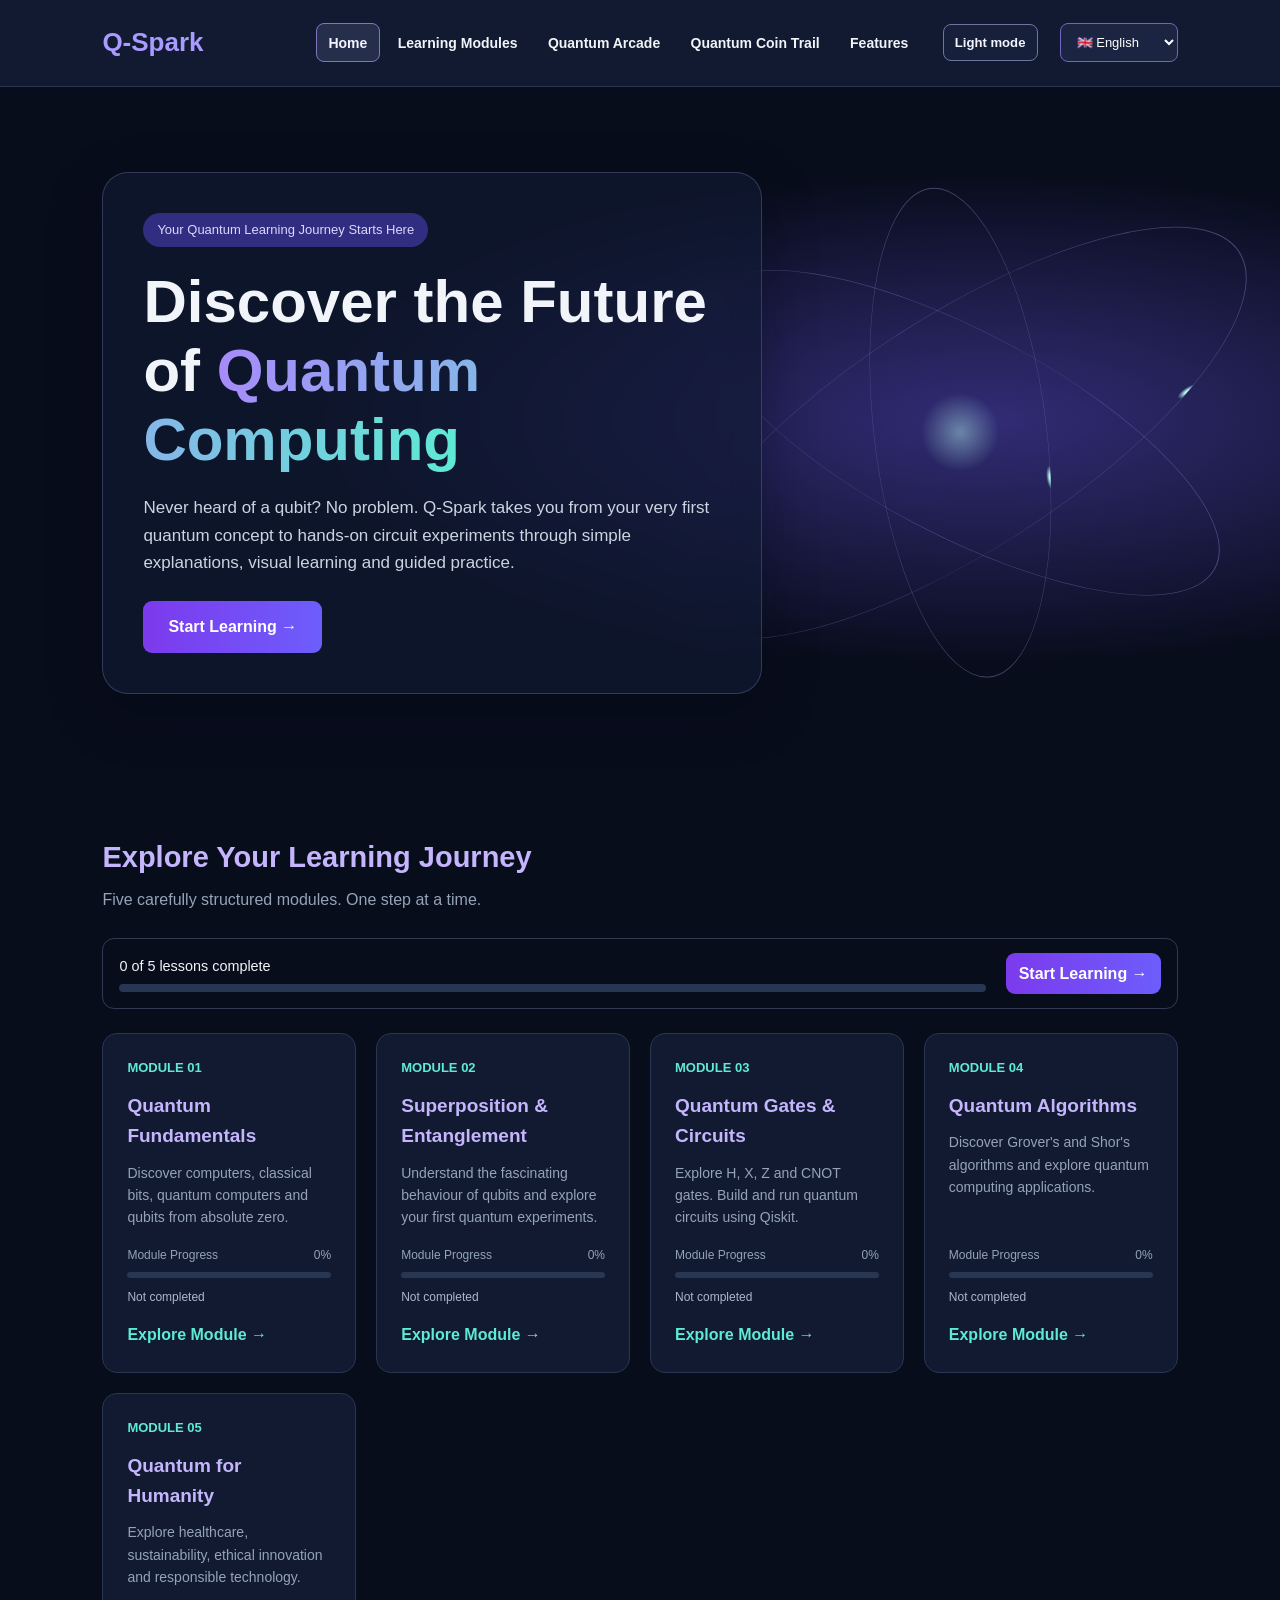
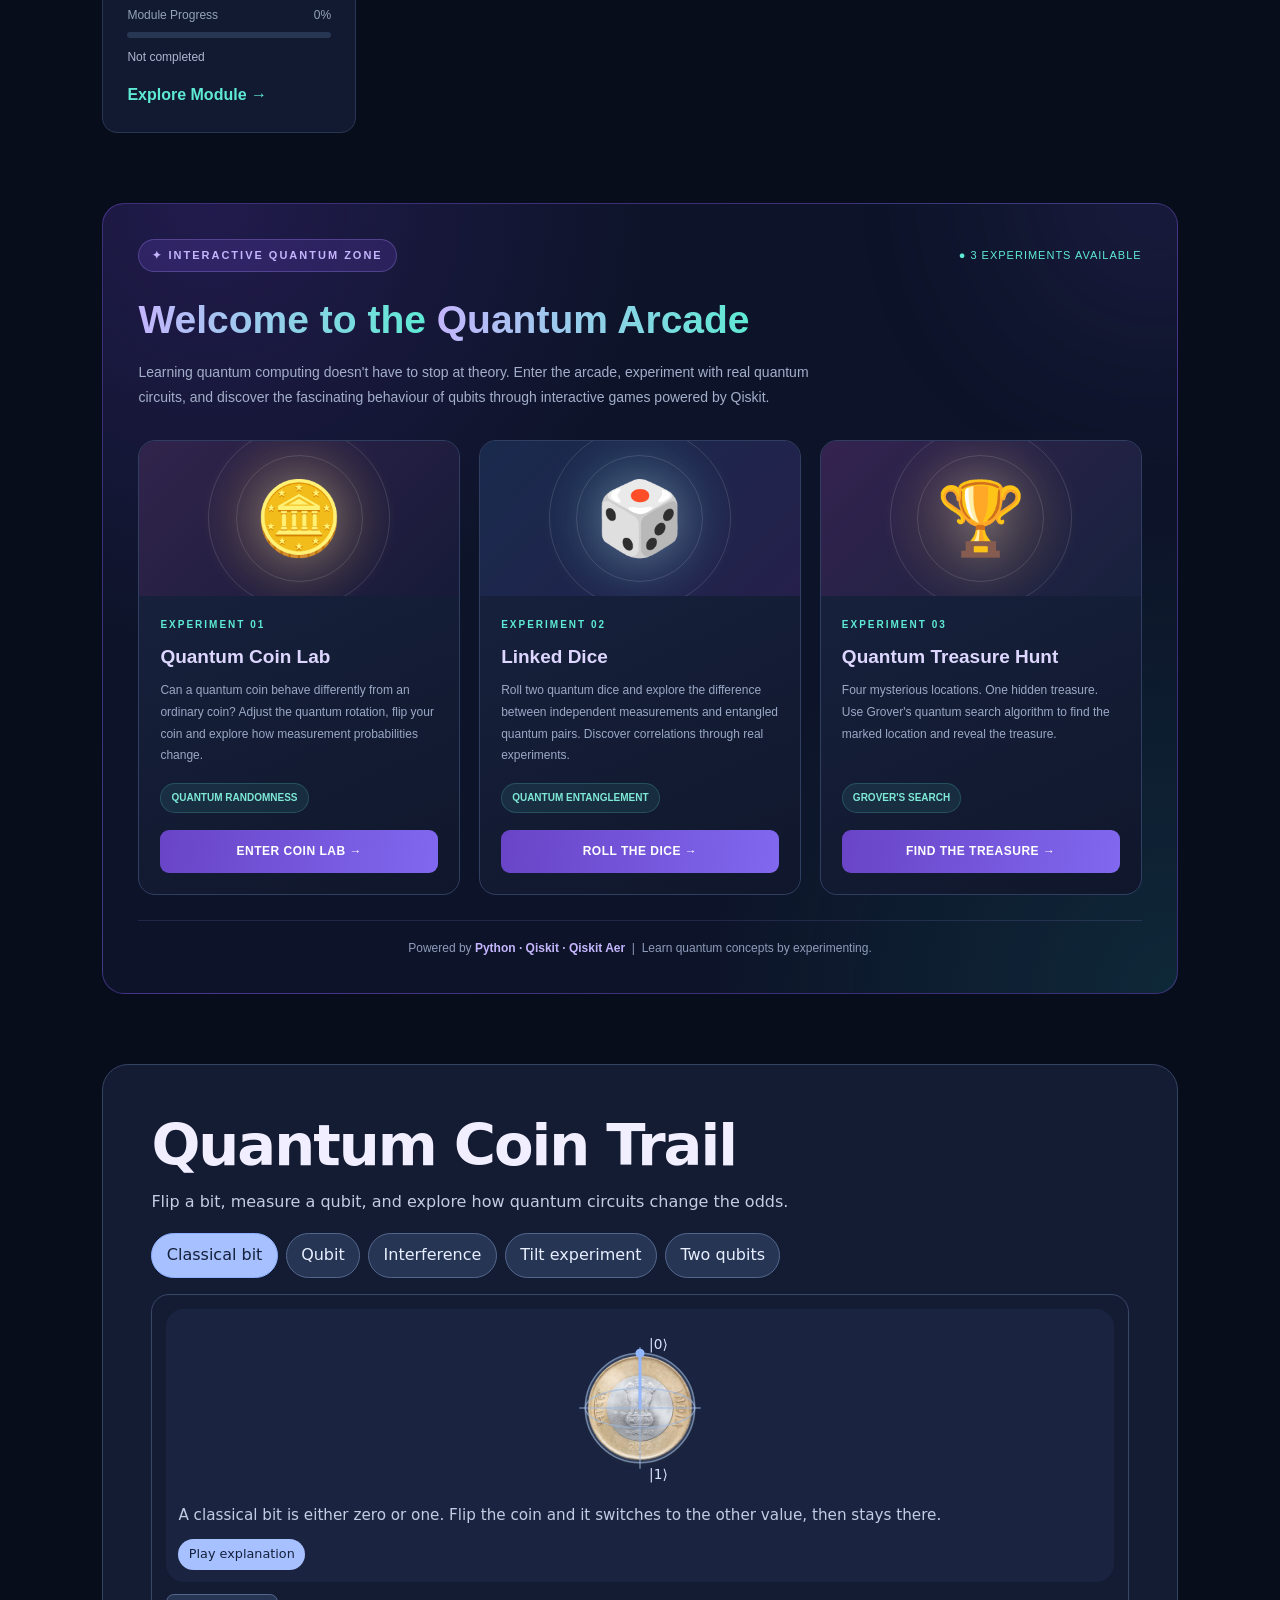
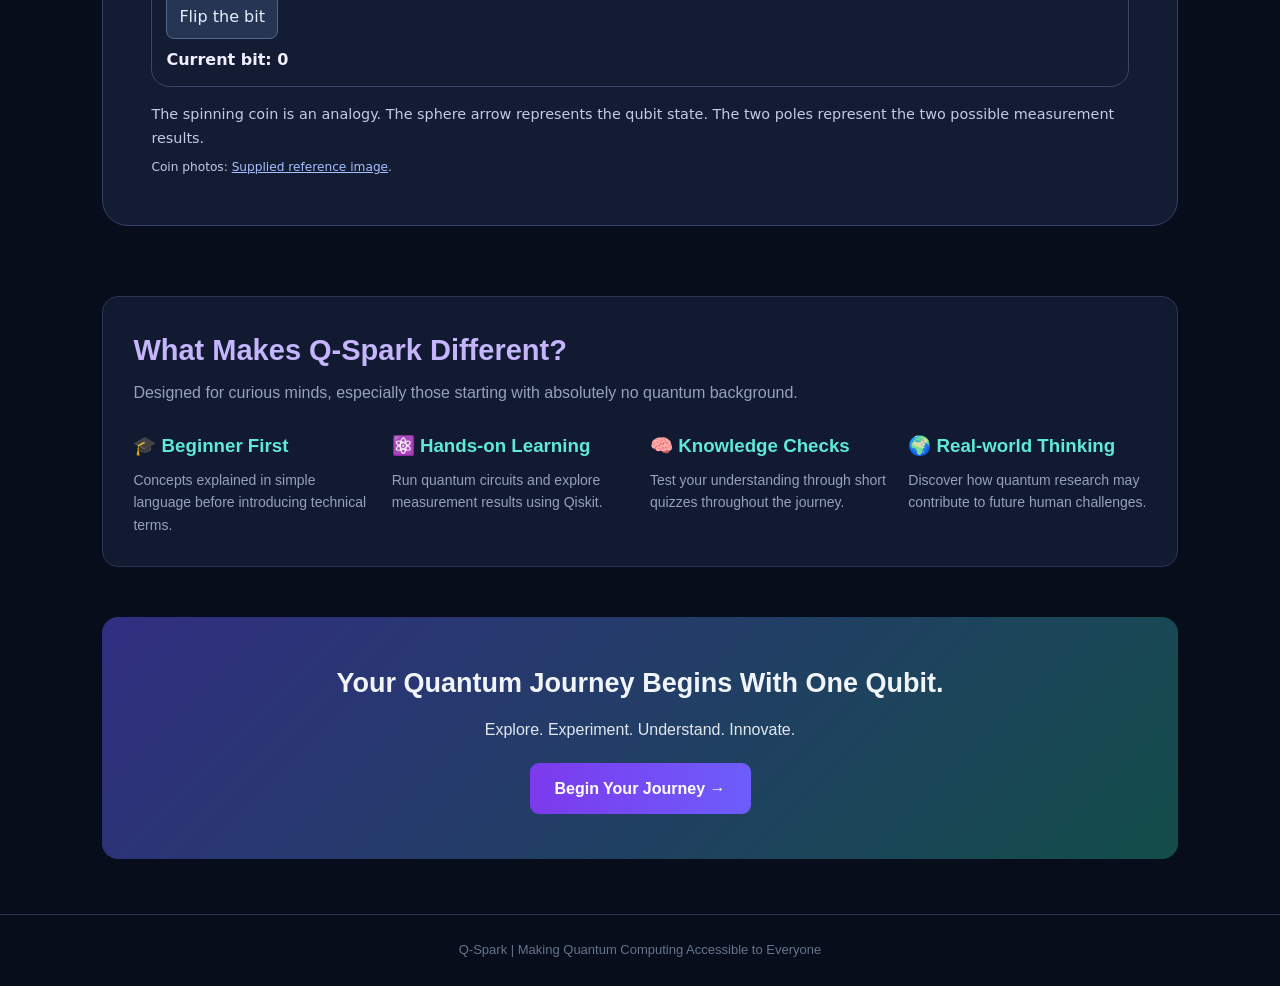
<file: frontend/index.html>
<!DOCTYPE html>
<html lang="en">
<head>
<meta charset="UTF-8">
<meta name="viewport" content="width=device-width, initial-scale=1.0">
<title>Q-Spark | Explore Quantum Computing</title>

<style>
*{margin:0;padding:0;box-sizing:border-box}
html{scroll-behavior:smooth}
body{font-family:"Segoe UI",sans-serif;background:#080d1c;color:#f1f5f9;line-height:1.6}
header{display:flex;justify-content:space-between;align-items:center;padding:22px 8%;background:#111a30;border-bottom:1px solid #293653;flex-wrap:wrap;gap:15px}
.logo{color:#a78bfa;font-size:26px;font-weight:bold}
.header-right{display:flex;align-items:center;gap:22px;flex-wrap:wrap}
nav{display:flex;gap:22px;flex-wrap:wrap}
nav a{color:#cbd5e1;text-decoration:none;font-size:14px;transition:.2s}
nav a:hover{color:#5eead4}
.language-select{background:#1b2541;color:#fff;border:1px solid #7564bd;border-radius:8px;padding:10px 12px;font-size:13px;cursor:pointer;outline:none}
.hero{min-height:420px;padding:85px 8%;display:flex;align-items:center;background:radial-gradient(circle at 80% 30%,#312e81 0,transparent 32%),radial-gradient(circle at 20% 80%,#134e4a 0,transparent 30%),#080d1c}
.hero-content{max-width:750px}
.tag{display:inline-block;background:#312e81;color:#ddd6fe;padding:7px 14px;border-radius:25px;font-size:13px;margin-bottom:20px}
.hero h1{font-size:clamp(35px,6vw,60px);line-height:1.15;margin-bottom:20px}
.gradient{background:linear-gradient(90deg,#a78bfa,#5eead4);-webkit-background-clip:text;background-clip:text;color:transparent}
.hero p{color:#cbd5e1;max-width:620px;font-size:17px;margin-bottom:25px}
.primary-button{display:inline-block;background:linear-gradient(90deg,#7c3aed,#6d5dfc);color:white;text-decoration:none;padding:13px 25px;border-radius:9px;font-weight:600;transition:.2s;border:none;cursor:pointer}
.primary-button:hover{transform:translateY(-3px);opacity:.9}
.container{width:84%;max-width:1150px;margin:55px auto}
.section-heading{margin-bottom:25px}
.section-heading h2{font-size:29px;color:#c4b5fd}
.section-heading p{color:#94a3b8;margin-top:7px}
.stats{display:grid;grid-template-columns:repeat(auto-fit,minmax(180px,1fr));gap:17px;margin-bottom:55px}
.stat-card{background:#111a30;border:1px solid #293653;border-radius:13px;padding:22px}
.stat-card h3{font-size:27px;color:#5eead4;overflow-wrap:anywhere}
.stat-card p{color:#94a3b8;font-size:13px}
.overall-progress{background:#111a30;border:1px solid #293653;border-radius:13px;padding:24px;margin-bottom:55px}
.overall-heading{display:flex;justify-content:space-between;align-items:center;flex-wrap:wrap;gap:10px;margin-bottom:14px}
.overall-heading h3{color:#c4b5fd}
.overall-heading span{color:#5eead4;font-weight:bold}
.progress-track{width:100%;height:11px;background:#273653;border-radius:20px;overflow:hidden}
.progress-fill{height:100%;width:0%;background:linear-gradient(90deg,#8774ef,#46d9dc);border-radius:20px;transition:width .5s ease}
.progress-message{color:#94a3b8;font-size:13px;margin-top:12px}
.module-grid{display:grid;grid-template-columns:repeat(auto-fit,minmax(250px,1fr));gap:20px}
.module-card{display:flex;flex-direction:column;background:#111a30;border:1px solid #293653;padding:24px;border-radius:15px;transition:.25s;min-height:275px}
.module-card:hover{transform:translateY(-5px);border-color:#8b5cf6;box-shadow:0 10px 30px #0005}
.module-number{color:#5eead4;font-size:13px;font-weight:bold;margin-bottom:12px}
.module-card h3{color:#c4b5fd;font-size:19px;margin-bottom:10px}
.module-card p{color:#94a3b8;font-size:14px;flex-grow:1}
.card-progress{margin-top:17px}
.card-progress-label{display:flex;justify-content:space-between;color:#94a3b8;font-size:12px;margin-bottom:7px}
.card-progress-track{height:6px;background:#273653;border-radius:20px;overflow:hidden}
.card-progress-fill{height:100%;width:0%;background:linear-gradient(90deg,#8774ef,#46d9dc);transition:width .4s ease}
.module-status{color:#aeb6cf;font-size:12px;margin-top:10px}
.module-status.completed{color:#5eead4}
.module-card a{display:inline-block;color:#5eead4;text-decoration:none;font-weight:600;margin-top:15px}
.module-card a:hover{color:#a78bfa}
.next-step{background:#111a30;border:1px solid #55449b;border-radius:16px;padding:30px;margin-top:45px}
.next-step h2{color:#c4b5fd;margin-bottom:10px}
.next-step p{color:#94a3b8;margin-bottom:18px}
.feature-section{background:#111a30;border:1px solid #293653;border-radius:16px;padding:30px;margin-top:55px}
.feature-grid{display:grid;grid-template-columns:repeat(auto-fit,minmax(210px,1fr));gap:20px;margin-top:20px}
.feature h3{color:#5eead4;margin-bottom:8px}
.feature p{color:#94a3b8;font-size:14px}
.arcade-section{position:relative;margin-top:65px;padding:35px;border-radius:22px;border:1px solid rgba(139,92,246,.38);background:radial-gradient(circle at 10% 0%,rgba(124,58,237,.18),transparent 35%),radial-gradient(circle at 100% 100%,rgba(20,184,166,.12),transparent 35%),#0d1429;overflow:hidden}
.arcade-section:before{content:"";position:absolute;width:280px;height:280px;right:-120px;top:-150px;border-radius:50%;background:#8b5cf6;filter:blur(100px);opacity:.13;pointer-events:none}
.arcade-top{position:relative;display:flex;justify-content:space-between;align-items:center;gap:15px;flex-wrap:wrap;margin-bottom:12px}
.arcade-label{display:inline-block;padding:7px 13px;border-radius:30px;background:rgba(139,92,246,.17);border:1px solid rgba(167,139,250,.3);color:#c4b5fd;font-size:11px;font-weight:800;letter-spacing:2px}
.arcade-live{font-size:11px;color:#5eead4;letter-spacing:1px}
.arcade-heading{position:relative;font-size:clamp(28px,4vw,39px);margin:17px 0 8px;color:#f5f3ff}
.arcade-heading span{background:linear-gradient(90deg,#c4b5fd,#5eead4);-webkit-background-clip:text;background-clip:text;color:transparent}
.arcade-description{position:relative;color:#a3afca;max-width:680px;font-size:14px;line-height:1.8}
.arcade-grid{position:relative;display:grid;grid-template-columns:repeat(3,minmax(0,1fr));gap:19px;margin-top:30px}
.arcade-card{display:flex;flex-direction:column;min-width:0;border-radius:17px;overflow:hidden;background:linear-gradient(155deg,#192441,#10172c);border:1px solid #303e61;transition:.3s}
.arcade-card:hover{transform:translateY(-7px);border-color:#a78bfa;box-shadow:0 15px 40px rgba(111,75,220,.18)}
.game-art{height:155px;display:flex;align-items:center;justify-content:center;position:relative;overflow:hidden;font-size:72px}
.game-art:before,.game-art:after{content:"";position:absolute;width:180px;height:180px;border:1px solid rgba(255,255,255,.13);border-radius:50%}
.game-art:after{width:125px;height:125px}
.game-art span{position:relative;z-index:2;filter:drop-shadow(0 0 20px rgba(255,255,255,.22));transition:.35s}
.arcade-card:hover .game-art span{transform:scale(1.13) rotate(-5deg)}
.coin-art{background:radial-gradient(circle,rgba(245,190,75,.28),transparent 55%),linear-gradient(135deg,#31244c,#171a39)}
.dice-art{background:radial-gradient(circle,rgba(103,232,249,.2),transparent 55%),linear-gradient(135deg,#192a4d,#24204b)}
.treasure-art{background:radial-gradient(circle,rgba(246,195,95,.22),transparent 55%),linear-gradient(135deg,#34234f,#17213d)}
.game-content{display:flex;flex-direction:column;flex-grow:1;padding:21px}
.game-number{color:#5eead4;font-size:10px;font-weight:800;letter-spacing:2px;margin-bottom:9px}
.game-content h3{font-size:19px;color:#ddd6fe;margin-bottom:8px}
.game-content p{color:#9ba8c5;font-size:12px;line-height:1.8;flex-grow:1}
.game-concept{margin-top:16px;margin-bottom:17px;display:inline-flex;align-self:flex-start;padding:6px 10px;border-radius:20px;background:rgba(94,234,212,.09);border:1px solid rgba(94,234,212,.19);color:#7de9d6;font-size:10px;font-weight:700}
.game-button{display:block;text-align:center;text-decoration:none;padding:12px 10px;border-radius:9px;color:white;font-size:12px;font-weight:800;letter-spacing:.5px;background:linear-gradient(100deg,#6944c6,#8068ef);transition:.25s}
.game-button:hover{background:linear-gradient(100deg,#8764ec,#4dced1);transform:translateY(-2px)}
.arcade-footer{position:relative;margin-top:25px;padding-top:18px;border-top:1px solid rgba(167,139,250,.15);color:#8f9cba;font-size:12px;text-align:center}
.arcade-footer strong{color:#c4b5fd}
.final-banner{text-align:center;padding:45px 25px;border-radius:16px;margin-top:50px;background:linear-gradient(135deg,#312e81,#134e4a)}
.final-banner h2{font-size:27px;margin-bottom:12px}
.final-banner p{color:#e2e8f0;margin-bottom:20px}
footer{text-align:center;padding:25px;color:#64748b;border-top:1px solid #293653;margin-top:55px;font-size:13px}
@media(max-width:900px){.arcade-grid{grid-template-columns:repeat(2,minmax(0,1fr))}}
@media(max-width:700px){header{padding:20px 5%}.hero{padding:65px 6%}.container{width:90%}nav{gap:14px}.arcade-section{padding:22px}}
@media(max-width:520px){.arcade-grid{grid-template-columns:1fr}.game-art{height:175px}.arcade-section{padding:18px}}
/* Decorative motion sits behind the hero content. */
#home {
    --orbit-line: #b3a6ff57;
    --orbit-light: #b8fff2;
    --glass: #121a35a8;
    --glass-edge: #cdc5ff35;
    --glass-shadow: #02081660;
    position: relative;
    isolation: isolate;
    overflow: hidden;
    background: radial-gradient(ellipse at 77% 48%, #322c76, transparent 48%), #080d1c;
}

html[data-theme="light"] #home {
    --orbit-line: #5047ad70;
    --orbit-light: #266b9c;
    --glass: #ffffffae;
    --glass-edge: #ffffffd9;
    --glass-shadow: #47408024;
    background: radial-gradient(ellipse at 77% 48%, #c4c9f4, transparent 57%), #eef4fb;
}

#home .hero-content {
    position: relative;
    max-width: 660px;
    padding: clamp(20px, 4vw, 40px);
    border: 1px solid var(--glass-edge);
    border-radius: 26px;
    background: var(--glass);
    box-shadow: 0 18px 52px var(--glass-shadow);
    backdrop-filter: blur(16px);
    -webkit-backdrop-filter: blur(16px);
}

.hero-orbits {
    position: absolute;
    z-index: -1;
    top: 50%;
    left: 75%;
    width: clamp(270px, 52vw, 740px);
    aspect-ratio: 1;
    transform: translate(-50%, -50%);
    pointer-events: none;
}

.hero-orbit {
    --tilt: -33deg;
    --phase: 15deg;
    position: absolute;
    inset: 0;
    margin: auto;
    height: 100%;
    border: 1px solid var(--orbit-line);
    border-radius: 50%;
    transform: rotate(var(--tilt)) scaleY(.35);
}

.hero-orbit:nth-child(2) {
    --tilt: 28deg;
    --phase: 146deg;
    width: 87%;
    height: 87%;
}

.hero-orbit:nth-child(3) {
    --tilt: 83deg;
    --phase: 248deg;
    width: 74%;
    height: 74%;
}

.hero-orbit::before {
    position: absolute;
    inset: -1px;
    transform: rotate(calc(var(--phase) + 125deg));
    animation: hero-orbit-drift 22s linear infinite;
    background: radial-gradient(circle at 50% 0%, var(--orbit-light) 0 3px, transparent 12px);
    content: "";
}

.hero-core {
    position: absolute;
    inset: 44%;
    border-radius: 50%;
    background: radial-gradient(circle, var(--orbit-light), transparent 69%);
    opacity: .43;
}

@keyframes hero-orbit-drift {
    from { transform: rotate(var(--phase)); }
    to { transform: rotate(calc(var(--phase) + 360deg)); }
}

@media (max-width: 900px) {
    #home { padding-top: 128px; }
    .hero-orbits {
        top: 105px;
        left: 73%;
        width: clamp(265px, 55vw, 440px);
    }
    #home .hero-content { border-radius: 18px; }
}

@media (prefers-reduced-motion: reduce) {
    .hero-orbit::before { animation: none; }
}
</style>
<link rel="stylesheet" href="fundamentals/lesson.css">
<link rel="stylesheet" href="theme.css">
<link rel="stylesheet" href="home.css">
<script src="theme.js"></script>
</head>

<body>

<header>
    <a class="logo brand-home" href="index.html" aria-label="Q-Spark home">Q-Spark</a>
    <div class="header-right">
        <nav class="home-nav" aria-label="Site navigation">
            <a href="#home" data-i18n="navHome">Home</a>
            <a href="#modules" data-i18n="navModules">Learning Modules</a>
            <a href="#arcade" data-i18n="navArcade">Quantum Arcade</a>
            <a href="#coin">Quantum Coin Trail</a>
            <a href="#features" data-i18n="navFeatures">Features</a>
        </nav>

        <button type="button" class="theme-toggle">Light mode</button>
        <select class="language-select" id="languageSelect" aria-label="Choose language">
            <option value="en">🇬🇧 English</option>
            <option value="kn">🇮🇳 ಕನ್ನಡ</option>
            <option value="hi">🇮🇳 हिन्दी</option>
            <option value="te">🇮🇳 తెలుగు</option>
        </select>
    </div>
</header>

<section class="hero" id="home">
    <div class="hero-orbits" aria-hidden="true">
        <span class="hero-orbit"></span>
        <span class="hero-orbit"></span>
        <span class="hero-orbit"></span>
        <span class="hero-core"></span>
    </div>
    <div class="hero-content">
        <span class="tag" data-i18n="heroTag">Your Quantum Learning Journey Starts Here</span>
        <h1>
            <span data-i18n="heroTitle">Discover the Future of</span>
            <span class="gradient" data-i18n="heroGradient">Quantum Computing</span>
        </h1>
        <p data-i18n="heroDescription">Never heard of a qubit? No problem. Q-Spark takes you from your very first quantum concept to hands-on circuit experiments through simple explanations, visual learning and guided practice.</p>
        <a href="#modules" class="primary-button" data-i18n="startLearning">Start Learning →</a>
    </div>
</section>

<main class="container">

<section id="modules" class="home-section" aria-labelledby="learning-journey-title">
    <div class="section-heading">
        <h2 id="learning-journey-title" data-i18n="exploreJourney">Explore Your Learning Journey</h2>
        <p data-i18n="fiveModules">Five carefully structured modules. One step at a time.</p>
    </div>

    <div class="journey-progress">
        <div class="journey-progress-meter">
            <p id="progressMessage">0 of 5 lessons complete</p>
            <div class="progress-track" id="journey-progress-bar" role="progressbar"
                 aria-labelledby="progressMessage" aria-valuemin="0" aria-valuemax="5" aria-valuenow="0">
                <div class="progress-fill" id="journey-progress-fill"></div>
            </div>
        </div>
        <a href="module1.html" class="primary-button" id="continueButton">Start learning →</a>
    </div>

    <div class="module-grid">
        <article class="module-card">
            <div class="module-number">MODULE 01</div>
            <h3 data-i18n="module1Title">Quantum Fundamentals</h3>
            <p data-i18n="module1Desc">Discover computers, classical bits, quantum computers and qubits from absolute zero.</p>
            <div class="card-progress">
                <div class="card-progress-label"><span data-i18n="moduleProgress">Module Progress</span><span id="percentage1">0%</span></div>
                <div class="card-progress-track"><div class="card-progress-fill" id="bar1"></div></div>
                <div class="module-status" id="status1">Not completed</div>
            </div>
            <a href="module1.html" id="link1">Explore Module →</a>
        </article>

        <article class="module-card">
            <div class="module-number">MODULE 02</div>
            <h3 data-i18n="module2Title">Superposition & Entanglement</h3>
            <p data-i18n="module2Desc">Understand the fascinating behaviour of qubits and explore your first quantum experiments.</p>
            <div class="card-progress">
                <div class="card-progress-label"><span data-i18n="moduleProgress">Module Progress</span><span id="percentage2">0%</span></div>
                <div class="card-progress-track"><div class="card-progress-fill" id="bar2"></div></div>
                <div class="module-status" id="status2">Not completed</div>
            </div>
            <a href="module2.html" id="link2">Explore Module →</a>
        </article>

        <article class="module-card">
            <div class="module-number">MODULE 03</div>
            <h3 data-i18n="module3Title">Quantum Gates & Circuits</h3>
            <p data-i18n="module3Desc">Explore H, X, Z and CNOT gates. Build and run quantum circuits using Qiskit.</p>
            <div class="card-progress">
                <div class="card-progress-label"><span data-i18n="moduleProgress">Module Progress</span><span id="percentage3">0%</span></div>
                <div class="card-progress-track"><div class="card-progress-fill" id="bar3"></div></div>
                <div class="module-status" id="status3">Not completed</div>
            </div>
            <a href="module3.html" id="link3">Explore Module →</a>
        </article>

        <article class="module-card">
            <div class="module-number">MODULE 04</div>
            <h3 data-i18n="module4Title">Quantum Algorithms</h3>
            <p data-i18n="module4Desc">Discover Grover's and Shor's algorithms and explore quantum computing applications.</p>
            <div class="card-progress">
                <div class="card-progress-label"><span data-i18n="moduleProgress">Module Progress</span><span id="percentage4">0%</span></div>
                <div class="card-progress-track"><div class="card-progress-fill" id="bar4"></div></div>
                <div class="module-status" id="status4">Not completed</div>
            </div>
            <a href="module4.html" id="link4">Explore Module →</a>
        </article>

        <article class="module-card">
            <div class="module-number">MODULE 05</div>
            <h3 data-i18n="module5Title">Quantum for Humanity</h3>
            <p data-i18n="module5Desc">Explore healthcare, sustainability, ethical innovation and responsible technology.</p>
            <div class="card-progress">
                <div class="card-progress-label"><span data-i18n="moduleProgress">Module Progress</span><span id="percentage5">0%</span></div>
                <div class="card-progress-track"><div class="card-progress-fill" id="bar5"></div></div>
                <div class="module-status" id="status5">Not completed</div>
            </div>
            <a href="module5.html" id="link5">Explore Module →</a>
        </article>
    </div>
</section>

<section class="arcade-section home-section" id="arcade" aria-labelledby="arcade-title">
    <div class="arcade-top">
        <span class="arcade-label" data-i18n="arcadeLabel">✦ INTERACTIVE QUANTUM ZONE</span>
        <span class="arcade-live" data-i18n="arcadeLive">● 3 EXPERIMENTS AVAILABLE</span>
    </div>
    <h2 class="arcade-heading" id="arcade-title">
        <span data-i18n="welcomeArcade">Welcome to the</span>
        <span data-i18n="quantumArcade">Quantum Arcade</span>
    </h2>
    <p class="arcade-description" data-i18n="arcadeDescription">Learning quantum computing doesn't have to stop at theory. Enter the arcade, experiment with real quantum circuits, and discover the fascinating behaviour of qubits through interactive games powered by Qiskit.</p>

    <div class="arcade-grid">
        <article class="arcade-card">
            <div class="game-art coin-art"><span>🪙</span></div>
            <div class="game-content">
                <div class="game-number" data-i18n="experiment1">EXPERIMENT 01</div>
                <h3 data-i18n="coinLab">Quantum Coin Lab</h3>
                <p data-i18n="coinDesc">Can a quantum coin behave differently from an ordinary coin? Adjust the quantum rotation, flip your coin and explore how measurement probabilities change.</p>
                <span class="game-concept" data-i18n="randomness">QUANTUM RANDOMNESS</span>
                <a href="coin-lab.html" class="game-button" data-i18n="enterCoin">ENTER COIN LAB →</a>
            </div>
        </article>

        <article class="arcade-card">
            <div class="game-art dice-art"><span>🎲</span></div>
            <div class="game-content">
                <div class="game-number" data-i18n="experiment2">EXPERIMENT 02</div>
                <h3 data-i18n="linkedDice">Linked Dice</h3>
                <p data-i18n="diceDesc">Roll two quantum dice and explore the difference between independent measurements and entangled quantum pairs. Discover correlations through real experiments.</p>
                <span class="game-concept" data-i18n="entanglement">QUANTUM ENTANGLEMENT</span>
                <a href="linked-dice.html" class="game-button" data-i18n="rollDice">ROLL THE DICE →</a>
            </div>
        </article>

        <article class="arcade-card">
            <div class="game-art treasure-art"><span>🏆</span></div>
            <div class="game-content">
                <div class="game-number" data-i18n="experiment3">EXPERIMENT 03</div>
                <h3 data-i18n="treasureHunt">Quantum Treasure Hunt</h3>
                <p data-i18n="treasureDesc">Four mysterious locations. One hidden treasure. Use Grover's quantum search algorithm to find the marked location and reveal the treasure.</p>
                <span class="game-concept" data-i18n="groverSearch">GROVER'S SEARCH</span>
                <a href="treasure-hunt.html" class="game-button" data-i18n="findTreasure">FIND THE TREASURE →</a>
            </div>
        </article>
    </div>

    <div class="arcade-footer">
        <span data-i18n="poweredBy">Powered by</span>
        <strong>Python · Qiskit · Qiskit Aer</strong>
        &nbsp;|&nbsp;
        <span data-i18n="learnExperiment">Learn quantum concepts by experimenting.</span>
    </div>
</section>

<div id="coin" class="home-section">
    <section class="coin-lesson" aria-labelledby="coin-lesson-title">
        <h2 id="coin-lesson-title" data-coin-copy="title">Quantum Coin Trail</h2>
        <p data-coin-copy="intro"></p>
        <div class="coin-tabs" role="tablist" aria-labelledby="coin-lesson-title">
            <button type="button" role="tab" id="coin-tab-bit" aria-controls="coin-panel-bit" aria-selected="true" data-coin-copy="classical">Classical bit</button>
            <button type="button" role="tab" id="coin-tab-qubit" aria-controls="coin-panel-qubit" aria-selected="false" tabindex="-1" data-coin-copy="quantum">Qubit</button>
            <button type="button" role="tab" id="coin-tab-phase" aria-controls="coin-panel-phase" aria-selected="false" tabindex="-1" data-coin-copy="phase">Interference</button>
            <button type="button" role="tab" id="coin-tab-experiment" aria-controls="coin-panel-experiment" aria-selected="false" tabindex="-1" data-coin-copy="experiment">Tilt experiment</button>
            <button type="button" role="tab" id="coin-tab-pair" aria-controls="coin-panel-pair" aria-selected="false" tabindex="-1" data-coin-copy="pair">Two qubits</button>
        </div>
        <audio preload="none"></audio>
        <div class="coin-labs">
            <section class="coin-lab" role="tabpanel" id="coin-panel-bit" aria-labelledby="coin-tab-bit">
                <div class="coin-step">
                    <span class="coin-art" aria-hidden="true">
                        <svg class="coin-sphere" viewBox="0 0 104 104">
                            <circle class="grid" cx="52" cy="52" r="36"/>
                            <ellipse class="grid" cx="52" cy="52" rx="36" ry="13"/>
                            <path class="grid" d="M52 12v80 M12 52h80"/>
                            <text x="58" y="13">|0⟩</text>
                            <text x="58" y="99">|1⟩</text>
                            <g class="coin-state coin-state-flip"><line class="vector" x1="52" y1="52" x2="52" y2="16"/>
                            <circle class="point" cx="52" cy="16" r="3"/></g>
                        </svg>
                        <span class="coin-disc coin-flip"><span class="coin-face coin-heads"></span><span class="coin-face coin-tails"></span></span>
                    </span>
                    <p class="coin-caption"></p>
                    <button type="button" class="coin-play"></button>
                    <span class="coin-audio-status" role="status"></span>
                </div>
                <button type="button" class="coin-action" data-coin-copy="flip" id="classical-flip">Flip the bit</button>
                <output id="classical-outcome" class="coin-outcome" aria-live="polite"></output>
            </section>
            <section class="coin-lab" role="tabpanel" id="coin-panel-qubit" aria-labelledby="coin-tab-qubit" hidden>
                <div class="coin-step">
                    <span class="coin-art" aria-hidden="true">
                        <svg class="coin-sphere" viewBox="0 0 104 104">
                            <circle class="grid" cx="52" cy="52" r="36"/>
                            <ellipse class="grid" cx="52" cy="52" rx="36" ry="13"/>
                            <path class="grid" d="M52 12v80 M12 52h80"/>
                            <text x="58" y="13">|0⟩</text>
                            <text x="58" y="99">|1⟩</text>
                            <g class="coin-state coin-state-spin"><line class="vector" x1="52" y1="52" x2="88" y2="52"/>
                            <path class="point" d="M88 52l-7-4v8z"/></g>
                        </svg>
                        <span class="coin-disc coin-spin"><span class="coin-face coin-heads"></span><span class="coin-face coin-tails"></span></span>
                    </span>
                    <p class="coin-caption"></p>
                    <button type="button" class="coin-play"></button>
                    <span class="coin-audio-status" role="status"></span>
                </div>
                <div class="coin-controls">
                    <button type="button" class="coin-action" data-coin-copy="measure" id="qubit-measure">Measure once</button>
                    <button type="button" class="coin-action" data-coin-copy="reset" id="qubit-reset" disabled>Prepare again</button>
                </div>
                <p class="coin-odds">0: 50% · 1: 50%</p>
                <output id="qubit-outcome" class="coin-outcome" aria-live="polite"></output>
            </section>
            <section class="coin-lab" role="tabpanel" id="coin-panel-phase" aria-labelledby="coin-tab-phase" hidden>
                <div class="coin-step">
                    <span class="coin-art" aria-hidden="true">
                        <svg class="coin-sphere" viewBox="0 0 104 104">
                            <circle class="grid" cx="52" cy="52" r="36"/>
                            <ellipse class="grid" cx="52" cy="52" rx="36" ry="13"/>
                            <path class="grid" d="M52 12v80 M12 52h80"/>
                            <text x="58" y="13">|0⟩</text>
                            <text x="58" y="99">|1⟩</text>
                            <g class="coin-state coin-state-spin"><line class="vector" x1="52" y1="52" x2="88" y2="52"/>
                            <path class="point" d="M88 52l-7-4v8z"/></g>
                        </svg>
                        <span class="coin-disc coin-spin"><span class="coin-face coin-heads"></span><span class="coin-face coin-tails"></span></span>
                    </span>
                    <p class="coin-caption"></p>
                    <button type="button" class="coin-play"></button>
                    <span class="coin-audio-status" role="status"></span>
                </div>
                <div class="coin-controls">
                    <button type="button" class="coin-action" data-phase="HXH" data-coin-copy="keepPhase">Keep phase</button>
                    <button type="button" class="coin-action" data-phase="Z" data-coin-copy="flipPhase">Flip phase</button>
                </div>
                <p class="coin-odds" data-coin-copy="phaseHint"></p>
                <output id="phase-outcome" class="coin-outcome" aria-live="polite"></output>
            </section>
            <section class="coin-lab" role="tabpanel" id="coin-panel-experiment" aria-labelledby="coin-tab-experiment" hidden>
                <div class="coin-step">
                    <span class="coin-art" aria-hidden="true">
                        <svg class="coin-sphere" viewBox="0 0 104 104">
                            <circle class="grid" cx="52" cy="52" r="36"/>
                            <ellipse class="grid" cx="52" cy="52" rx="36" ry="13"/>
                            <path class="grid" d="M52 12v80 M12 52h80"/>
                            <text x="58" y="13">|0⟩</text>
                            <text x="58" y="99">|1⟩</text>
                            <g class="coin-state coin-state-tilt"><line class="vector" x1="52" y1="52" x2="88" y2="52"/>
                            <circle class="point" cx="88" cy="52" r="3"/></g>
                        </svg>
                        <span class="coin-disc coin-spin"><span class="coin-face coin-heads"></span><span class="coin-face coin-tails"></span></span>
                    </span>
                    <p class="coin-caption"></p>
                    <button type="button" class="coin-play"></button>
                    <span class="coin-audio-status" role="status"></span>
                </div>
                <div class="coin-experiment">
                    <label for="coin-preparation" data-coin-copy="prepare">Set the tilt</label>
                    <input id="coin-preparation" type="range" min="0" max="180" step="5" value="90">
                    <p id="coin-odds" class="coin-odds" aria-live="polite"></p>
                    <p class="coin-odds" data-coin-copy="faces"></p>
                    <div class="coin-controls">
                        <button type="button" class="coin-action" data-coin-copy="measure" id="coin-measure-once">Measure once</button>
                        <button type="button" class="coin-action" data-coin-copy="sample" id="coin-sample">Run 100 measurements</button>
                    </div>
                    <output id="quantum-outcome" class="coin-outcome" aria-live="polite"></output>
                </div>
            </section>
            <section class="coin-lab" role="tabpanel" id="coin-panel-pair" aria-labelledby="coin-tab-pair" hidden>
                <div class="coin-step">
                    <div class="coin-pair" aria-hidden="true">
                        <span class="coin-art" aria-hidden="true">
                        <svg class="coin-sphere" viewBox="0 0 104 104">
                            <circle class="grid" cx="52" cy="52" r="36"/>
                            <ellipse class="grid" cx="52" cy="52" rx="36" ry="13"/>
                            <path class="grid" d="M52 12v80 M12 52h80"/>
                            <text x="58" y="13">|0⟩</text>
                            <text x="58" y="99">|1⟩</text>
                            <g class="coin-state coin-state-spin"><line class="vector" x1="52" y1="52" x2="88" y2="52"/>
                            <path class="point" d="M88 52l-7-4v8z"/></g>
                        </svg>
                        <span class="coin-disc coin-spin"><span class="coin-face coin-heads"></span><span class="coin-face coin-tails"></span></span>
                    </span>
                        <span class="coin-art" aria-hidden="true">
                        <svg class="coin-sphere" viewBox="0 0 104 104">
                            <circle class="grid" cx="52" cy="52" r="36"/>
                            <ellipse class="grid" cx="52" cy="52" rx="36" ry="13"/>
                            <path class="grid" d="M52 12v80 M12 52h80"/>
                            <text x="58" y="13">|0⟩</text>
                            <text x="58" y="99">|1⟩</text>
                            <g class="coin-state coin-state-spin"><line class="vector" x1="52" y1="52" x2="88" y2="52"/>
                            <path class="point" d="M88 52l-7-4v8z"/></g>
                        </svg>
                        <span class="coin-disc coin-spin"><span class="coin-face coin-heads"></span><span class="coin-face coin-tails"></span></span>
                    </span>
                    </div>
                    <p class="coin-caption"></p>
                    <button type="button" class="coin-play"></button>
                    <span class="coin-audio-status" role="status"></span>
                </div>
                <div class="coin-controls">
                    <button type="button" class="coin-action" data-coin-copy="pairOnce" id="coin-pair-once">Measure one pair</button>
                    <button type="button" class="coin-action" data-coin-copy="pairRun" id="coin-pair-run">Measure 100 pairs</button>
                    <a class="coin-action" href="linked-dice.html" data-coin-copy="dice">Try Linked Dice</a>
                </div>
                <output id="pair-outcome" class="coin-outcome" aria-live="polite"></output>
            </section>
        </div>
        <p data-coin-copy="note"></p>
        <p class="coin-credit">Coin photos: <a href="fundamentals/coin-credits.html">Supplied reference image</a>.</p>
    </section>
</div>

<section class="feature-section" id="features">
    <div class="section-heading">
        <h2 data-i18n="differentTitle">What Makes Q-Spark Different?</h2>
        <p data-i18n="differentDesc">Designed for curious minds, especially those starting with absolutely no quantum background.</p>
    </div>
    <div class="feature-grid">
        <div class="feature">
            <h3 data-i18n="beginnerFirst">🎓 Beginner First</h3>
            <p data-i18n="beginnerDesc">Concepts explained in simple language before introducing technical terms.</p>
        </div>
        <div class="feature">
            <h3 data-i18n="handsOn">⚛️ Hands-on Learning</h3>
            <p data-i18n="handsOnDesc">Run quantum circuits and explore measurement results using Qiskit.</p>
        </div>
        <div class="feature">
            <h3 data-i18n="knowledgeChecks">🧠 Knowledge Checks</h3>
            <p data-i18n="knowledgeDesc">Test your understanding through short quizzes throughout the journey.</p>
        </div>
        <div class="feature">
            <h3 data-i18n="realWorld">🌍 Real-world Thinking</h3>
            <p data-i18n="realWorldDesc">Discover how quantum research may contribute to future human challenges.</p>
        </div>
    </div>
</section>

<section class="final-banner">
    <h2 data-i18n="finalTitle">Your Quantum Journey Begins With One Qubit.</h2>
    <p data-i18n="finalDesc">Explore. Experiment. Understand. Innovate.</p>
    <a href="module1.html" class="primary-button" data-i18n="beginJourney">Begin Your Journey →</a>
</section>

</main>

<footer data-i18n="footer">Q-Spark | Making Quantum Computing Accessible to Everyone</footer>

<script>
const PROGRESS_KEY = "qubitquestProgress";
const LANGUAGE_KEY = "qubitquestLanguage";

const translations = {
en: {
navHome:"Home",navModules:"Learning Modules",navArcade:"Quantum Arcade",navFeatures:"Features",
heroTag:"Your Quantum Learning Journey Starts Here",heroTitle:"Discover the Future of",heroGradient:"Quantum Computing",
heroDescription:"Never heard of a qubit? No problem. Q-Spark takes you from your very first quantum concept to hands-on circuit experiments through simple explanations, visual learning and guided practice.",
startLearning:"Start Learning →",totalModules:"Total Learning Modules",completedModules:"Completed Modules",overallCourseProgress:"Overall Course Progress",nextLearningStep:"Next Learning Step",
learningJourney:"Your Learning Journey",initialProgress:"Your quantum journey is ready. Complete your first module to begin tracking your progress!",
exploreJourney:"Explore Your Learning Journey",fiveModules:"Five carefully structured modules. One step at a time.",moduleProgress:"Module Progress",
module1Title:"Quantum Fundamentals",module1Desc:"Discover computers, classical bits, quantum computers and qubits from absolute zero.",
module2Title:"Superposition & Entanglement",module2Desc:"Understand the fascinating behaviour of qubits and explore your first quantum experiments.",
module3Title:"Quantum Gates & Circuits",module3Desc:"Explore H, X, Z and CNOT gates. Build and run quantum circuits using Qiskit.",
module4Title:"Quantum Algorithms",module4Desc:"Discover Grover's and Shor's algorithms and explore quantum computing applications.",
module5Title:"Quantum for Humanity",module5Desc:"Explore healthcare, sustainability, ethical innovation and responsible technology.",
notCompleted:"Not completed",completed:"✓ Successfully completed",exploreModule:"Explore Module →",reviewModule:"✓ Review Module →",
readyTitle:"Ready to begin your quantum journey? 🚀",readyDesc:"Start with Module 1 and discover the fascinating world of quantum computing.",
continueTitle:"Continue learning →",allDoneTitle:"Congratulations! You've Completed Q-Spark! 🎉",
arcadeLabel:"✦ INTERACTIVE QUANTUM ZONE",arcadeLive:"● 3 EXPERIMENTS AVAILABLE",welcomeArcade:"Welcome to the",quantumArcade:"Quantum Arcade",
arcadeDescription:"Learning quantum computing doesn't have to stop at theory. Enter the arcade, experiment with real quantum circuits, and discover the fascinating behaviour of qubits through interactive games powered by Qiskit.",
experiment1:"EXPERIMENT 01",experiment2:"EXPERIMENT 02",experiment3:"EXPERIMENT 03",
coinLab:"Quantum Coin Lab",coinDesc:"Can a quantum coin behave differently from an ordinary coin? Adjust the quantum rotation, flip your coin and explore how measurement probabilities change.",
randomness:"QUANTUM RANDOMNESS",enterCoin:"ENTER COIN LAB →",
linkedDice:"Linked Dice",diceDesc:"Roll two quantum dice and explore the difference between independent measurements and entangled quantum pairs. Discover correlations through real experiments.",
entanglement:"QUANTUM ENTANGLEMENT",rollDice:"ROLL THE DICE →",
treasureHunt:"Quantum Treasure Hunt",treasureDesc:"Four mysterious locations. One hidden treasure. Use Grover's quantum search algorithm to find the marked location and reveal the treasure.",
groverSearch:"GROVER'S SEARCH",findTreasure:"FIND THE TREASURE →",
poweredBy:"Powered by",learnExperiment:"Learn quantum concepts by experimenting.",
differentTitle:"What Makes Q-Spark Different?",differentDesc:"Designed for curious minds, especially those starting with absolutely no quantum background.",
beginnerFirst:"🎓 Beginner First",beginnerDesc:"Concepts explained in simple language before introducing technical terms.",
handsOn:"⚛️ Hands-on Learning",handsOnDesc:"Run quantum circuits and explore measurement results using Qiskit.",
knowledgeChecks:"🧠 Knowledge Checks",knowledgeDesc:"Test your understanding through short quizzes throughout the journey.",
realWorld:"🌍 Real-world Thinking",realWorldDesc:"Discover how quantum research may contribute to future human challenges.",
finalTitle:"Your Quantum Journey Begins With One Qubit.",finalDesc:"Explore. Experiment. Understand. Innovate.",beginJourney:"Begin Your Journey →",
footer:"Q-Spark | Making Quantum Computing Accessible to Everyone",
progressLabel:"% Complete",initialStep:"Module",beginModule:"Begin Module",continueModule:"Continue to Module",reviewFinal:"Review Final Module →",
progressFirst:"Your quantum journey is ready. Complete your first module to begin tracking your progress!",
progressSome:"{done} of {total} lessons complete",
progressAll:"Incredible achievement! All five learning modules are completed. Your quantum learning journey is complete!",
allModulesDesc:"You've successfully completed all five learning modules. Keep exploring, experimenting and learning quantum computing."
},

kn: {
navHome:"ಮುಖಪುಟ",navModules:"ಕಲಿಕಾ ಘಟಕಗಳು",navArcade:"ಕ್ವಾಂಟಮ್ ಆಟದ ವಲಯ",navFeatures:"ವೈಶಿಷ್ಟ್ಯಗಳು",
heroTag:"ನಿಮ್ಮ ಕ್ವಾಂಟಮ್ ಕಲಿಕೆಯ ಪ್ರಯಾಣ ಇಲ್ಲಿಂದ ಪ್ರಾರಂಭವಾಗುತ್ತದೆ",heroTitle:"ಭವಿಷ್ಯವನ್ನು ಅನ್ವೇಷಿಸಿ",heroGradient:"ಕ್ವಾಂಟಮ್ ಕಂಪ್ಯೂಟಿಂಗ್",
heroDescription:"ಕ್ಯೂಬಿಟ್ ಬಗ್ಗೆ ಕೇಳಿಲ್ಲವೇ? ಚಿಂತಿಸಬೇಡಿ. ಸರಳ ವಿವರಣೆಗಳು, ದೃಶ್ಯ ಕಲಿಕೆ ಮತ್ತು ಮಾರ್ಗದರ್ಶಿತ ಅಭ್ಯಾಸದ ಮೂಲಕ Q-Spark ನಿಮ್ಮನ್ನು ಮೊದಲ ಕ್ವಾಂಟಮ್ ಪರಿಕಲ್ಪನೆಯಿಂದ ಪ್ರಾಯೋಗಿಕ ಸರ್ಕ್ಯೂಟ್ ಪ್ರಯೋಗಗಳವರೆಗೆ ಕರೆದೊಯ್ಯುತ್ತದೆ.",
startLearning:"ಕಲಿಕೆ ಪ್ರಾರಂಭಿಸಿ →",totalModules:"ಒಟ್ಟು ಕಲಿಕಾ ಘಟಕಗಳು",completedModules:"ಪೂರ್ಣಗೊಳಿಸಿದ ಘಟಕಗಳು",overallCourseProgress:"ಒಟ್ಟು ಕೋರ್ಸ್ ಪ್ರಗತಿ",nextLearningStep:"ಮುಂದಿನ ಕಲಿಕಾ ಹಂತ",
learningJourney:"ನಿಮ್ಮ ಕಲಿಕೆಯ ಪ್ರಯಾಣ",initialProgress:"ನಿಮ್ಮ ಕ್ವಾಂಟಮ್ ಪ್ರಯಾಣ ಸಿದ್ಧವಾಗಿದೆ. ಪ್ರಗತಿಯನ್ನು ದಾಖಲಿಸಲು ಮೊದಲ ಘಟಕವನ್ನು ಪೂರ್ಣಗೊಳಿಸಿ!",
exploreJourney:"ನಿಮ್ಮ ಕಲಿಕೆಯ ಪ್ರಯಾಣವನ್ನು ಅನ್ವೇಷಿಸಿ",fiveModules:"ಐದು ಕ್ರಮಬದ್ಧ ಕಲಿಕಾ ಘಟಕಗಳು. ಒಂದೊಂದೇ ಹೆಜ್ಜೆಯಾಗಿ.",moduleProgress:"ಘಟಕದ ಪ್ರಗತಿ",
module1Title:"ಕ್ವಾಂಟಮ್ ಮೂಲಭೂತಗಳು",module1Desc:"ಕಂಪ್ಯೂಟರ್‌ಗಳು, ಸಾಮಾನ್ಯ ಬಿಟ್‌ಗಳು, ಕ್ವಾಂಟಮ್ ಕಂಪ್ಯೂಟರ್‌ಗಳು ಮತ್ತು ಕ್ಯೂಬಿಟ್‌ಗಳನ್ನು ಮೂಲದಿಂದ ತಿಳಿಯಿರಿ.",
module2Title:"ಸೂಪರ್‌ಪೊಸಿಷನ್ ಮತ್ತು ಎಂಟ್ಯಾಂಗಲ್‌ಮೆಂಟ್",module2Desc:"ಕ್ಯೂಬಿಟ್‌ಗಳ ವಿಶಿಷ್ಟ ವರ್ತನೆಯನ್ನು ಅರ್ಥಮಾಡಿಕೊಳ್ಳಿ ಮತ್ತು ನಿಮ್ಮ ಮೊದಲ ಕ್ವಾಂಟಮ್ ಪ್ರಯೋಗಗಳನ್ನು ಅನ್ವೇಷಿಸಿ.",
module3Title:"ಕ್ವಾಂಟಮ್ ಗೇಟ್‌ಗಳು ಮತ್ತು ಸರ್ಕ್ಯೂಟ್‌ಗಳು",module3Desc:"H, X, Z ಮತ್ತು CNOT ಗೇಟ್‌ಗಳನ್ನು ಅನ್ವೇಷಿಸಿ. Qiskit ಬಳಸಿ ಕ್ವಾಂಟಮ್ ಸರ್ಕ್ಯೂಟ್‌ಗಳನ್ನು ರಚಿಸಿ ಮತ್ತು ಚಲಾಯಿಸಿ.",
module4Title:"ಕ್ವಾಂಟಮ್ ಅಲ್ಗಾರಿದಮ್‌ಗಳು",module4Desc:"Grover ಮತ್ತು Shor ಅಲ್ಗಾರಿದಮ್‌ಗಳನ್ನು ತಿಳಿದುಕೊಳ್ಳಿ ಮತ್ತು ಕ್ವಾಂಟಮ್ ಕಂಪ್ಯೂಟಿಂಗ್‌ನ ಅನ್ವಯಗಳನ್ನು ಅನ್ವೇಷಿಸಿ.",
module5Title:"ಮಾನವಕುಲಕ್ಕಾಗಿ ಕ್ವಾಂಟಮ್ ತಂತ್ರಜ್ಞಾನ",module5Desc:"ಆರೋಗ್ಯ ರಕ್ಷಣೆ, ಸುಸ್ಥಿರತೆ, ನೈತಿಕ ನಾವೀನ್ಯತೆ ಮತ್ತು ಜವಾಬ್ದಾರಿಯುತ ತಂತ್ರಜ್ಞಾನವನ್ನು ಅನ್ವೇಷಿಸಿ.",
notCompleted:"ಇನ್ನೂ ಪೂರ್ಣಗೊಂಡಿಲ್ಲ",completed:"✓ ಯಶಸ್ವಿಯಾಗಿ ಪೂರ್ಣಗೊಂಡಿದೆ",exploreModule:"ಘಟಕವನ್ನು ಅನ್ವೇಷಿಸಿ →",reviewModule:"✓ ಘಟಕವನ್ನು ಮತ್ತೆ ನೋಡಿ →",
readyTitle:"ನಿಮ್ಮ ಕ್ವಾಂಟಮ್ ಪ್ರಯಾಣ ಪ್ರಾರಂಭಿಸಲು ಸಿದ್ಧರಿದ್ದೀರಾ? 🚀",readyDesc:"ಘಟಕ 1 ರಿಂದ ಪ್ರಾರಂಭಿಸಿ ಕ್ವಾಂಟಮ್ ಕಂಪ್ಯೂಟಿಂಗ್‌ನ ಅದ್ಭುತ ಜಗತ್ತನ್ನು ತಿಳಿಯಿರಿ.",
continueTitle:"ಕಲಿಕೆಯನ್ನು ಮುಂದುವರಿಸಿ →",allDoneTitle:"ಅಭಿನಂದನೆಗಳು! ನೀವು Q-Spark ಪೂರ್ಣಗೊಳಿಸಿದ್ದೀರಿ! 🎉",
arcadeLabel:"✦ ಸಂವಾದಾತ್ಮಕ ಕ್ವಾಂಟಮ್ ವಲಯ",arcadeLive:"● 3 ಪ್ರಯೋಗಗಳು ಲಭ್ಯವಿವೆ",welcomeArcade:"ಇದಕ್ಕೆ ಸ್ವಾಗತ",quantumArcade:"ಕ್ವಾಂಟಮ್ ಆಟದ ವಲಯ",
arcadeDescription:"ಕ್ವಾಂಟಮ್ ಕಂಪ್ಯೂಟಿಂಗ್ ಕಲಿಕೆ ಕೇವಲ ಸಿದ್ಧಾಂತಕ್ಕೆ ಸೀಮಿತವಾಗಿರಬೇಕಿಲ್ಲ. ಆಟದ ವಲಯಕ್ಕೆ ಪ್ರವೇಶಿಸಿ, ನೈಜ ಕ್ವಾಂಟಮ್ ಸರ್ಕ್ಯೂಟ್‌ಗಳೊಂದಿಗೆ ಪ್ರಯೋಗ ಮಾಡಿ ಮತ್ತು Qiskit ಆಧಾರಿತ ಸಂವಾದಾತ್ಮಕ ಆಟಗಳ ಮೂಲಕ ಕ್ಯೂಬಿಟ್‌ಗಳ ಅದ್ಭುತ ವರ್ತನೆಯನ್ನು ಕಂಡುಹಿಡಿಯಿರಿ.",
experiment1:"ಪ್ರಯೋಗ 01",experiment2:"ಪ್ರಯೋಗ 02",experiment3:"ಪ್ರಯೋಗ 03",
coinLab:"ಕ್ವಾಂಟಮ್ ನಾಣ್ಯ ಪ್ರಯೋಗಾಲಯ",coinDesc:"ಕ್ವಾಂಟಮ್ ನಾಣ್ಯವು ಸಾಮಾನ್ಯ ನಾಣ್ಯಕ್ಕಿಂತ ಭಿನ್ನವಾಗಿ ವರ್ತಿಸಬಹುದೇ? ಕ್ವಾಂಟಮ್ ತಿರುಗುವಿಕೆಯನ್ನು ಹೊಂದಿಸಿ, ನಾಣ್ಯವನ್ನು ತಿರುಗಿಸಿ ಮತ್ತು ಅಳತೆಯ ಸಂಭವನೀಯತೆ ಹೇಗೆ ಬದಲಾಗುತ್ತದೆ ಎಂದು ಅನ್ವೇಷಿಸಿ.",
randomness:"ಕ್ವಾಂಟಮ್ ಯಾದೃಚ್ಛಿಕತೆ",enterCoin:"ನಾಣ್ಯ ಪ್ರಯೋಗಾಲಯಕ್ಕೆ ಪ್ರವೇಶಿಸಿ →",
linkedDice:"ಸಂಪರ್ಕಿತ ದಾಳಗಳು",diceDesc:"ಎರಡು ಕ್ವಾಂಟಮ್ ದಾಳಗಳನ್ನು ಉರುಳಿಸಿ. ಸ್ವತಂತ್ರ ಅಳತೆಗಳು ಮತ್ತು ಎಂಟ್ಯಾಂಗಲ್ ಆಗಿರುವ ಕ್ವಾಂಟಮ್ ಜೋಡಿಗಳ ನಡುವಿನ ವ್ಯತ್ಯಾಸವನ್ನು ನೈಜ ಪ್ರಯೋಗಗಳ ಮೂಲಕ ತಿಳಿಯಿರಿ.",
entanglement:"ಕ್ವಾಂಟಮ್ ಎಂಟ್ಯಾಂಗಲ್‌ಮೆಂಟ್",rollDice:"ದಾಳಗಳನ್ನು ಉರುಳಿಸಿ →",
treasureHunt:"ಕ್ವಾಂಟಮ್ ನಿಧಿ ಹುಡುಕಾಟ",treasureDesc:"ನಾಲ್ಕು ರಹಸ್ಯ ಸ್ಥಳಗಳು. ಒಂದು ಗುಪ್ತ ನಿಧಿ. ಗುರುತಿಸಲಾದ ಸ್ಥಳವನ್ನು ಕಂಡುಹಿಡಿಯಲು Grover ನ ಕ್ವಾಂಟಮ್ ಹುಡುಕಾಟ ಅಲ್ಗಾರಿದಮ್ ಬಳಸಿ.",
groverSearch:"GROVER ಹುಡುಕಾಟ",findTreasure:"ನಿಧಿಯನ್ನು ಹುಡುಕಿ →",
poweredBy:"ತಂತ್ರಜ್ಞಾನ:",learnExperiment:"ಪ್ರಯೋಗಗಳ ಮೂಲಕ ಕ್ವಾಂಟಮ್ ಪರಿಕಲ್ಪನೆಗಳನ್ನು ಕಲಿಯಿರಿ.",
differentTitle:"Q-Spark ಅನ್ನು ವಿಭಿನ್ನವಾಗಿಸುವುದು ಏನು?",differentDesc:"ವಿಶೇಷವಾಗಿ ಕ್ವಾಂಟಮ್ ಹಿನ್ನೆಲೆ ಇಲ್ಲದ ಕುತೂಹಲಭರಿತ ಕಲಿಕಾರ್ಥಿಗಳಿಗಾಗಿ ವಿನ್ಯಾಸಗೊಳಿಸಲಾಗಿದೆ.",
beginnerFirst:"🎓 ಆರಂಭಿಕರಿಗೆ ಆದ್ಯತೆ",beginnerDesc:"ತಾಂತ್ರಿಕ ಪದಗಳನ್ನು ಪರಿಚಯಿಸುವ ಮೊದಲು ಪರಿಕಲ್ಪನೆಗಳನ್ನು ಸರಳ ಭಾಷೆಯಲ್ಲಿ ವಿವರಿಸಲಾಗಿದೆ.",
handsOn:"⚛️ ಪ್ರಾಯೋಗಿಕ ಕಲಿಕೆ",handsOnDesc:"ಕ್ವಾಂಟಮ್ ಸರ್ಕ್ಯೂಟ್‌ಗಳನ್ನು ಚಲಾಯಿಸಿ ಮತ್ತು Qiskit ಬಳಸಿ ಅಳತೆಯ ಫಲಿತಾಂಶಗಳನ್ನು ಅನ್ವೇಷಿಸಿ.",
knowledgeChecks:"🧠 ಜ್ಞಾನ ಪರೀಕ್ಷೆಗಳು",knowledgeDesc:"ನಿಮ್ಮ ಕಲಿಕೆಯ ಪ್ರಯಾಣದ ವಿವಿಧ ಹಂತಗಳಲ್ಲಿ ಸಣ್ಣ ರಸಪ್ರಶ್ನೆಗಳ ಮೂಲಕ ತಿಳುವಳಿಕೆಯನ್ನು ಪರೀಕ್ಷಿಸಿ.",
realWorld:"🌍 ನೈಜ ಜಗತ್ತಿನ ಅನ್ವಯಗಳು",realWorldDesc:"ಭವಿಷ್ಯದ ಮಾನವ ಸವಾಲುಗಳಿಗೆ ಕ್ವಾಂಟಮ್ ಸಂಶೋಧನೆ ಹೇಗೆ ಸಹಾಯ ಮಾಡಬಹುದು ಎಂದು ತಿಳಿಯಿರಿ.",
finalTitle:"ನಿಮ್ಮ ಕ್ವಾಂಟಮ್ ಪ್ರಯಾಣ ಒಂದು ಕ್ಯೂಬಿಟ್‌ನಿಂದ ಪ್ರಾರಂಭವಾಗುತ್ತದೆ.",finalDesc:"ಅನ್ವೇಷಿಸಿ. ಪ್ರಯೋಗಿಸಿ. ಅರ್ಥಮಾಡಿಕೊಳ್ಳಿ. ನಾವೀನ್ಯತೆ ತಂದುಕೊಡಿ.",beginJourney:"ನಿಮ್ಮ ಪ್ರಯಾಣ ಪ್ರಾರಂಭಿಸಿ →",
footer:"Q-Spark | ಕ್ವಾಂಟಮ್ ಕಂಪ್ಯೂಟಿಂಗ್ ಅನ್ನು ಎಲ್ಲರಿಗೂ ಸುಲಭಗೊಳಿಸುವುದು",
progressLabel:"% ಪೂರ್ಣ",initialStep:"ಘಟಕ",beginModule:"ಘಟಕ ಪ್ರಾರಂಭಿಸಿ",continueModule:"ಘಟಕಕ್ಕೆ ಮುಂದುವರಿಯಿರಿ",reviewFinal:"ಕೊನೆಯ ಘಟಕವನ್ನು ಮತ್ತೆ ನೋಡಿ →",
progressFirst:"ನಿಮ್ಮ ಕ್ವಾಂಟಮ್ ಪ್ರಯಾಣ ಸಿದ್ಧವಾಗಿದೆ. ಪ್ರಗತಿಯನ್ನು ದಾಖಲಿಸಲು ಮೊದಲ ಘಟಕವನ್ನು ಪೂರ್ಣಗೊಳಿಸಿ!",
progressSome:"{total} ಪಾಠಗಳಲ್ಲಿ {done} ಪೂರ್ಣಗೊಂಡಿವೆ",
progressAll:"ಅದ್ಭುತ ಸಾಧನೆ! ಎಲ್ಲಾ ಐದು ಕಲಿಕಾ ಘಟಕಗಳು ಪೂರ್ಣಗೊಂಡಿವೆ. ನಿಮ್ಮ ಕ್ವಾಂಟಮ್ ಕಲಿಕೆಯ ಪ್ರಯಾಣ ಸಂಪೂರ್ಣವಾಗಿದೆ!",
allModulesDesc:"ನೀವು ಎಲ್ಲಾ ಐದು ಕಲಿಕಾ ಘಟಕಗಳನ್ನು ಯಶಸ್ವಿಯಾಗಿ ಪೂರ್ಣಗೊಳಿಸಿದ್ದೀರಿ. ಕ್ವಾಂಟಮ್ ಕಂಪ್ಯೂಟಿಂಗ್ ಅನ್ನು ಅನ್ವೇಷಿಸಿ, ಪ್ರಯೋಗಿಸಿ ಮತ್ತು ಕಲಿಯುತ್ತಿರಿ."
},

hi: {
navHome:"होम",navModules:"शिक्षण मॉड्यूल",navArcade:"क्वांटम आर्केड",navFeatures:"विशेषताएँ",
heroTag:"आपकी क्वांटम सीखने की यात्रा यहाँ से शुरू होती है",heroTitle:"भविष्य की खोज करें",heroGradient:"क्वांटम कंप्यूटिंग",
heroDescription:"क्या आपने कभी Qubit के बारे में नहीं सुना? कोई बात नहीं। Q-Spark आपको सरल व्याख्याओं, दृश्य शिक्षण और निर्देशित अभ्यास के माध्यम से पहली क्वांटम अवधारणा से लेकर व्यावहारिक सर्किट प्रयोगों तक ले जाता है।",
startLearning:"सीखना शुरू करें →",totalModules:"कुल शिक्षण मॉड्यूल",completedModules:"पूरे किए गए मॉड्यूल",overallCourseProgress:"कुल पाठ्यक्रम प्रगति",nextLearningStep:"अगला सीखने का चरण",
learningJourney:"आपकी सीखने की यात्रा",initialProgress:"आपकी क्वांटम यात्रा तैयार है। अपनी प्रगति दर्ज करना शुरू करने के लिए पहला मॉड्यूल पूरा करें!",
exploreJourney:"अपनी सीखने की यात्रा देखें",fiveModules:"पाँच सुव्यवस्थित मॉड्यूल। एक समय में एक कदम।",moduleProgress:"मॉड्यूल की प्रगति",
module1Title:"क्वांटम की मूल बातें",module1Desc:"कंप्यूटर, सामान्य बिट्स, क्वांटम कंप्यूटर और Qubits को बिल्कुल शुरुआत से जानें।",
module2Title:"सुपरपोज़िशन और एंटैंगलमेंट",module2Desc:"Qubits के रोचक व्यवहार को समझें और अपने पहले क्वांटम प्रयोगों को आज़माएँ।",
module3Title:"क्वांटम गेट्स और सर्किट",module3Desc:"H, X, Z और CNOT गेट्स को जानें। Qiskit का उपयोग करके क्वांटम सर्किट बनाएँ और चलाएँ।",
module4Title:"क्वांटम एल्गोरिदम",module4Desc:"Grover और Shor के एल्गोरिदम जानें और क्वांटम कंप्यूटिंग के उपयोगों को समझें।",
module5Title:"मानवता के लिए क्वांटम तकनीक",module5Desc:"स्वास्थ्य सेवा, स्थिरता, नैतिक नवाचार और जिम्मेदार तकनीक के बारे में जानें।",
notCompleted:"अभी पूरा नहीं हुआ",completed:"✓ सफलतापूर्वक पूरा हुआ",exploreModule:"मॉड्यूल देखें →",reviewModule:"✓ मॉड्यूल दोबारा देखें →",
readyTitle:"अपनी क्वांटम यात्रा शुरू करने के लिए तैयार हैं? 🚀",readyDesc:"मॉड्यूल 1 से शुरुआत करें और क्वांटम कंप्यूटिंग की अद्भुत दुनिया को जानें।",
continueTitle:"सीखना जारी रखें →",allDoneTitle:"बधाई हो! आपने Q-Spark पूरा कर लिया! 🎉",
arcadeLabel:"✦ इंटरैक्टिव क्वांटम ज़ोन",arcadeLive:"● 3 प्रयोग उपलब्ध हैं",welcomeArcade:"स्वागत है",quantumArcade:"क्वांटम आर्केड",
arcadeDescription:"क्वांटम कंप्यूटिंग सीखना केवल सिद्धांत तक सीमित नहीं है। आर्केड में आएँ, वास्तविक क्वांटम सर्किट के साथ प्रयोग करें और Qiskit से चलने वाले इंटरैक्टिव खेलों के माध्यम से Qubits के रोचक व्यवहार को समझें।",
experiment1:"प्रयोग 01",experiment2:"प्रयोग 02",experiment3:"प्रयोग 03",
coinLab:"क्वांटम कॉइन लैब",coinDesc:"क्या क्वांटम सिक्का सामान्य सिक्के से अलग व्यवहार कर सकता है? क्वांटम रोटेशन बदलें, सिक्का उछालें और देखें कि मापन की संभावनाएँ कैसे बदलती हैं।",
randomness:"क्वांटम यादृच्छिकता",enterCoin:"कॉइन लैब में जाएँ →",
linkedDice:"जुड़े हुए पासे",diceDesc:"दो क्वांटम पासे फेंकें और स्वतंत्र मापन तथा एंटैंगल्ड क्वांटम जोड़ों के बीच अंतर समझें। वास्तविक प्रयोगों से उनके संबंधों को जानें।",
entanglement:"क्वांटम एंटैंगलमेंट",rollDice:"पासे फेंकें →",
treasureHunt:"क्वांटम खजाने की खोज",treasureDesc:"चार रहस्यमय स्थान। एक छिपा हुआ खजाना। छिपे स्थान को खोजने के लिए Grover के क्वांटम सर्च एल्गोरिदम का उपयोग करें।",
groverSearch:"GROVER सर्च",findTreasure:"खजाना खोजें →",
poweredBy:"द्वारा संचालित",learnExperiment:"प्रयोग करके क्वांटम अवधारणाएँ सीखें।",
differentTitle:"Q-Spark को अलग क्या बनाता है?",differentDesc:"जिज्ञासु लोगों के लिए बनाया गया है, विशेषकर उन लोगों के लिए जिन्हें क्वांटम की कोई पूर्व जानकारी नहीं है।",
beginnerFirst:"🎓 शुरुआती लोगों के लिए",beginnerDesc:"तकनीकी शब्दों से पहले अवधारणाओं को सरल भाषा में समझाया जाता है।",
handsOn:"⚛️ व्यावहारिक सीखना",handsOnDesc:"Qiskit का उपयोग करके क्वांटम सर्किट चलाएँ और मापन के परिणाम देखें।",
knowledgeChecks:"🧠 ज्ञान की जाँच",knowledgeDesc:"अपनी सीखने की यात्रा के दौरान छोटे क्विज़ से अपनी समझ जाँचें।",
realWorld:"🌍 वास्तविक दुनिया के उपयोग",realWorldDesc:"जानें कि क्वांटम अनुसंधान भविष्य की मानवीय चुनौतियों में कैसे मदद कर सकता है।",
finalTitle:"आपकी क्वांटम यात्रा एक Qubit से शुरू होती है।",finalDesc:"खोजें। प्रयोग करें। समझें। नया बनाएँ।",beginJourney:"अपनी यात्रा शुरू करें →",
footer:"Q-Spark | क्वांटम कंप्यूटिंग को सभी के लिए सुलभ बनाना",
progressLabel:"% पूरा",initialStep:"मॉड्यूल",beginModule:"मॉड्यूल शुरू करें",continueModule:"मॉड्यूल जारी रखें",reviewFinal:"अंतिम मॉड्यूल दोबारा देखें →",
progressFirst:"आपकी क्वांटम यात्रा तैयार है। प्रगति दर्ज करने के लिए पहला मॉड्यूल पूरा करें!",
progressSome:"{total} में से {done} पाठ पूरे",
progressAll:"अविश्वसनीय उपलब्धि! सभी पाँच शिक्षण मॉड्यूल पूरे हो गए हैं। आपकी क्वांटम सीखने की यात्रा पूरी हुई!",
allModulesDesc:"आपने सभी पाँच शिक्षण मॉड्यूल सफलतापूर्वक पूरे कर लिए हैं। क्वांटम कंप्यूटिंग को खोजते रहें, प्रयोग करते रहें और सीखते रहें।"
},

te: {
navHome:"హోమ్",navModules:"అభ్యాస మాడ్యూల్స్",navArcade:"క్వాంటం ఆర్కేడ్",navFeatures:"ప్రత్యేకతలు",
heroTag:"మీ క్వాంటం అభ్యాస ప్రయాణం ఇక్కడ ప్రారంభమవుతుంది",heroTitle:"భవిష్యత్తును అన్వేషించండి",heroGradient:"క్వాంటం కంప్యూటింగ్",
heroDescription:"Qubit గురించి ఎప్పుడూ వినలేదా? పర్వాలేదు. సరళమైన వివరణలు, దృశ్య అభ్యాసం మరియు మార్గదర్శక సాధన ద్వారా Q-Spark మిమ్మల్ని మొదటి క్వాంటం భావన నుంచి ప్రాక్టికల్ సర్క్యూట్ ప్రయోగాల వరకు తీసుకెళ్తుంది.",
startLearning:"అభ్యాసం ప్రారంభించండి →",totalModules:"మొత్తం అభ్యాస మాడ్యూల్స్",completedModules:"పూర్తి చేసిన మాడ్యూల్స్",overallCourseProgress:"మొత్తం కోర్సు పురోగతి",nextLearningStep:"తదుపరి అభ్యాస దశ",
learningJourney:"మీ అభ్యాస ప్రయాణం",initialProgress:"మీ క్వాంటం ప్రయాణం సిద్ధంగా ఉంది. మీ పురోగతిని నమోదు చేయడం ప్రారంభించడానికి మొదటి మాడ్యూల్‌ను పూర్తి చేయండి!",
exploreJourney:"మీ అభ్యాస ప్రయాణాన్ని అన్వేషించండి",fiveModules:"ఐదు క్రమబద్ధమైన మాడ్యూల్స్. ఒక్కో అడుగు చొప్పున.",moduleProgress:"మాడ్యూల్ పురోగతి",
module1Title:"క్వాంటం ప్రాథమిక అంశాలు",module1Desc:"కంప్యూటర్లు, సాధారణ బిట్స్, క్వాంటం కంప్యూటర్లు మరియు Qubits గురించి మొదటి నుంచి తెలుసుకోండి.",
module2Title:"సూపర్‌పొజిషన్ మరియు ఎంటాంగిల్‌మెంట్",module2Desc:"Qubits యొక్క ఆసక్తికరమైన ప్రవర్తనను అర్థం చేసుకుని మీ మొదటి క్వాంటం ప్రయోగాలను అన్వేషించండి.",
module3Title:"క్వాంటం గేట్లు మరియు సర్క్యూట్లు",module3Desc:"H, X, Z మరియు CNOT గేట్లను తెలుసుకోండి. Qiskit ఉపయోగించి క్వాంటం సర్క్యూట్లను నిర్మించి అమలు చేయండి.",
module4Title:"క్వాంటం అల్గారిథమ్స్",module4Desc:"Grover మరియు Shor అల్గారిథమ్స్ గురించి తెలుసుకుని క్వాంటం కంప్యూటింగ్ అనువర్తనాలను అన్వేషించండి.",
module5Title:"మానవాళి కోసం క్వాంటం",module5Desc:"ఆరోగ్య సంరక్షణ, సుస్థిరత, నైతిక ఆవిష్కరణలు మరియు బాధ్యతాయుత సాంకేతికతను అన్వేషించండి.",
notCompleted:"ఇంకా పూర్తి కాలేదు",completed:"✓ విజయవంతంగా పూర్తయింది",exploreModule:"మాడ్యూల్‌ను చూడండి →",reviewModule:"✓ మాడ్యూల్‌ను మళ్లీ చూడండి →",
readyTitle:"మీ క్వాంటం ప్రయాణాన్ని ప్రారంభించడానికి సిద్ధంగా ఉన్నారా? 🚀",readyDesc:"మాడ్యూల్ 1తో ప్రారంభించి క్వాంటం కంప్యూటింగ్ అద్భుత ప్రపంచాన్ని తెలుసుకోండి.",
continueTitle:"అభ్యాసం కొనసాగించండి →",allDoneTitle:"అభినందనలు! మీరు Q-Spark పూర్తి చేశారు! 🎉",
arcadeLabel:"✦ ఇంటరాక్టివ్ క్వాంటం జోన్",arcadeLive:"● 3 ప్రయోగాలు అందుబాటులో ఉన్నాయి",welcomeArcade:"స్వాగతం",quantumArcade:"క్వాంటం ఆర్కేడ్",
arcadeDescription:"క్వాంటం కంప్యూటింగ్ అభ్యాసం సిద్ధాంతంతోనే ఆగిపోవాల్సిన అవసరం లేదు. ఆర్కేడ్‌లోకి ప్రవేశించి నిజమైన క్వాంటం సర్క్యూట్లతో ప్రయోగాలు చేయండి. Qiskit ఆధారిత ఇంటరాక్టివ్ ఆటల ద్వారా Qubits యొక్క ఆసక్తికరమైన ప్రవర్తనను తెలుసుకోండి.",
experiment1:"ప్రయోగం 01",experiment2:"ప్రయోగం 02",experiment3:"ప్రయోగం 03",
coinLab:"క్వాంటం కాయిన్ ల్యాబ్",coinDesc:"క్వాంటం నాణెం సాధారణ నాణెం కంటే భిన్నంగా ప్రవర్తించగలదా? క్వాంటం రొటేషన్‌ను మార్చి, నాణెాన్ని తిప్పి, కొలత సంభావ్యతలు ఎలా మారుతాయో అన్వేషించండి.",
randomness:"క్వాంటం యాదృచ్ఛికత",enterCoin:"కాయిన్ ల్యాబ్‌లోకి వెళ్లండి →",
linkedDice:"అనుసంధానమైన పాచికలు",diceDesc:"రెండు క్వాంటం పాచికలను వేయండి. స్వతంత్ర కొలతలు మరియు ఎంటాంగిల్ అయిన క్వాంటం జంటల మధ్య తేడాను నిజమైన ప్రయోగాల ద్వారా తెలుసుకోండి.",
entanglement:"క్వాంటం ఎంటాంగిల్‌మెంట్",rollDice:"పాచికలు వేయండి →",
treasureHunt:"క్వాంటం నిధి అన్వేషణ",treasureDesc:"నాలుగు రహస్య ప్రదేశాలు. ఒక దాచిన నిధి. గుర్తించిన ప్రదేశాన్ని కనుగొనడానికి Grover క్వాంటం సెర్చ్ అల్గారిథమ్‌ను ఉపయోగించండి.",
groverSearch:"GROVER సెర్చ్",findTreasure:"నిధిని కనుగొనండి →",
poweredBy:"దీనితో రూపొందించబడింది",learnExperiment:"ప్రయోగాల ద్వారా క్వాంటం భావనలను నేర్చుకోండి.",
differentTitle:"Q-Spark ప్రత్యేకత ఏమిటి?",differentDesc:"క్వాంటం నేపథ్యం అసలు లేని ఆసక్తిగల అభ్యాసకుల కోసం ప్రత్యేకంగా రూపొందించబడింది.",
beginnerFirst:"🎓 ప్రారంభకులకు ప్రాధాన్యత",beginnerDesc:"సాంకేతిక పదాలను పరిచయం చేసే ముందు భావనలను సరళమైన భాషలో వివరిస్తాము.",
handsOn:"⚛️ ప్రాక్టికల్ అభ్యాసం",handsOnDesc:"Qiskit ఉపయోగించి క్వాంటం సర్క్యూట్లను అమలు చేసి కొలత ఫలితాలను అన్వేషించండి.",
knowledgeChecks:"🧠 జ్ఞాన పరీక్షలు",knowledgeDesc:"మీ అభ్యాస ప్రయాణంలో చిన్న క్విజ్‌ల ద్వారా మీ అవగాహనను పరీక్షించుకోండి.",
realWorld:"🌍 నిజ జీవిత అనువర్తనాలు",realWorldDesc:"భవిష్యత్తులో మానవ సవాళ్లను ఎదుర్కోవడానికి క్వాంటం పరిశోధన ఎలా సహాయపడుతుందో తెలుసుకోండి.",
finalTitle:"మీ క్వాంటం ప్రయాణం ఒక Qubitతో ప్రారంభమవుతుంది.",finalDesc:"అన్వేషించండి. ప్రయోగించండి. అర్థం చేసుకోండి. ఆవిష్కరించండి.",beginJourney:"మీ ప్రయాణాన్ని ప్రారంభించండి →",
footer:"Q-Spark | క్వాంటం కంప్యూటింగ్‌ను అందరికీ అందుబాటులోకి తీసుకురావడం",
progressLabel:"% పూర్తయింది",initialStep:"మాడ్యూల్",beginModule:"మాడ్యూల్ ప్రారంభించండి",continueModule:"మాడ్యూల్‌కు కొనసాగండి",reviewFinal:"చివరి మాడ్యూల్‌ను మళ్లీ చూడండి →",
progressFirst:"మీ క్వాంటం ప్రయాణం సిద్ధంగా ఉంది. పురోగతిని నమోదు చేయడానికి మొదటి మాడ్యూల్‌ను పూర్తి చేయండి!",
progressSome:"{total} పాఠాల్లో {done} పూర్తయ్యాయి",
progressAll:"అద్భుతమైన విజయం! ఐదు అభ్యాస మాడ్యూల్స్ అన్నీ పూర్తయ్యాయి. మీ క్వాంటం అభ్యాస ప్రయాణం పూర్తయింది!",
allModulesDesc:"మీరు ఐదు అభ్యాస మాడ్యూల్స్ అన్నింటినీ విజయవంతంగా పూర్తి చేశారు. క్వాంటం కంప్యూటింగ్‌ను అన్వేషిస్తూ, ప్రయోగాలు చేస్తూ, నేర్చుకుంటూ ఉండండి."
}
};

let currentLanguage = localStorage.getItem(LANGUAGE_KEY) || "en";
if (!translations[currentLanguage]) currentLanguage = "en";

const modules = [
{number:1,file:"module1.html"},
{number:2,file:"module2.html"},
{number:3,file:"module3.html"},
{number:4,file:"module4.html"},
{number:5,file:"module5.html"}
];

function t(key) {
    return translations[currentLanguage][key] || translations.en[key] || key;
}

function applyLanguage() {
    document.documentElement.lang = currentLanguage;
    document.getElementById("languageSelect").value = currentLanguage;

    document.querySelectorAll("[data-i18n]").forEach(element => {
        const key = element.dataset.i18n;
        if (translations[currentLanguage][key]) {
            element.textContent = translations[currentLanguage][key];
        }
    });

    updateDashboard();
}

document.getElementById("languageSelect").addEventListener("change",function() {
    currentLanguage = this.value;
    localStorage.setItem(LANGUAGE_KEY,currentLanguage);
    applyLanguage();
});

function getProgress() {
    try {
        const saved = JSON.parse(localStorage.getItem(PROGRESS_KEY) || "{}");
        return {
            completedModules:Array.isArray(saved.completedModules)
                ? saved.completedModules.map(Number)
                : [],
            quizScores:saved.quizScores && typeof saved.quizScores === "object"
                ? saved.quizScores
                : {}
        };
    } catch(error) {
        return {completedModules:[],quizScores:{}};
    }
}

function updateModuleCards(progress) {
    modules.forEach(module => {
        const number = module.number;
        const completed = progress.completedModules.includes(number);
        const percentage = completed ? 100 : 0;

        document.getElementById("percentage"+number).textContent = percentage+"%";
        document.getElementById("bar"+number).style.width = percentage+"%";

        const status = document.getElementById("status"+number);
        const link = document.getElementById("link"+number);

        status.textContent = completed ? t("completed") : t("notCompleted");
        status.classList.toggle("completed",completed);
        link.textContent = completed ? t("reviewModule") : t("exploreModule");
    });
}

function updateDashboard() {
    const progress = getProgress();
    const completed = modules.filter(module => progress.completedModules.includes(module.number)).length;
    const nextModule = modules.find(module => !progress.completedModules.includes(module.number));
    const button = document.getElementById("continueButton");
    const summary = t("progressSome").replace("{done}", completed).replace("{total}", modules.length);
    document.getElementById("progressMessage").textContent = summary;
    const progressBar = document.getElementById("journey-progress-bar");
    progressBar.setAttribute("aria-valuemax", modules.length);
    progressBar.setAttribute("aria-valuenow", completed);
    progressBar.setAttribute("aria-valuetext", summary);
    document.getElementById("journey-progress-fill").style.width = `${completed / modules.length * 100}%`;
    button.href = nextModule ? nextModule.file : "module5.html";
    button.textContent = nextModule ? (completed ? t("continueTitle") : t("startLearning")) : t("reviewFinal");
    updateModuleCards(progress);
}

updateDashboard();
applyLanguage();

window.addEventListener("pageshow",updateDashboard);

window.addEventListener("storage",function(event) {
    if (event.key === PROGRESS_KEY) updateDashboard();

    if (event.key === LANGUAGE_KEY) {
        currentLanguage = localStorage.getItem(LANGUAGE_KEY) || "en";
        if (!translations[currentLanguage]) currentLanguage = "en";
        applyLanguage();
    }
});
</script>

<script src="fundamentals/narration.js"></script>
<script src="fundamentals/lesson.js"></script>
<script src="home.js"></script>
</body>
</html>
</file>
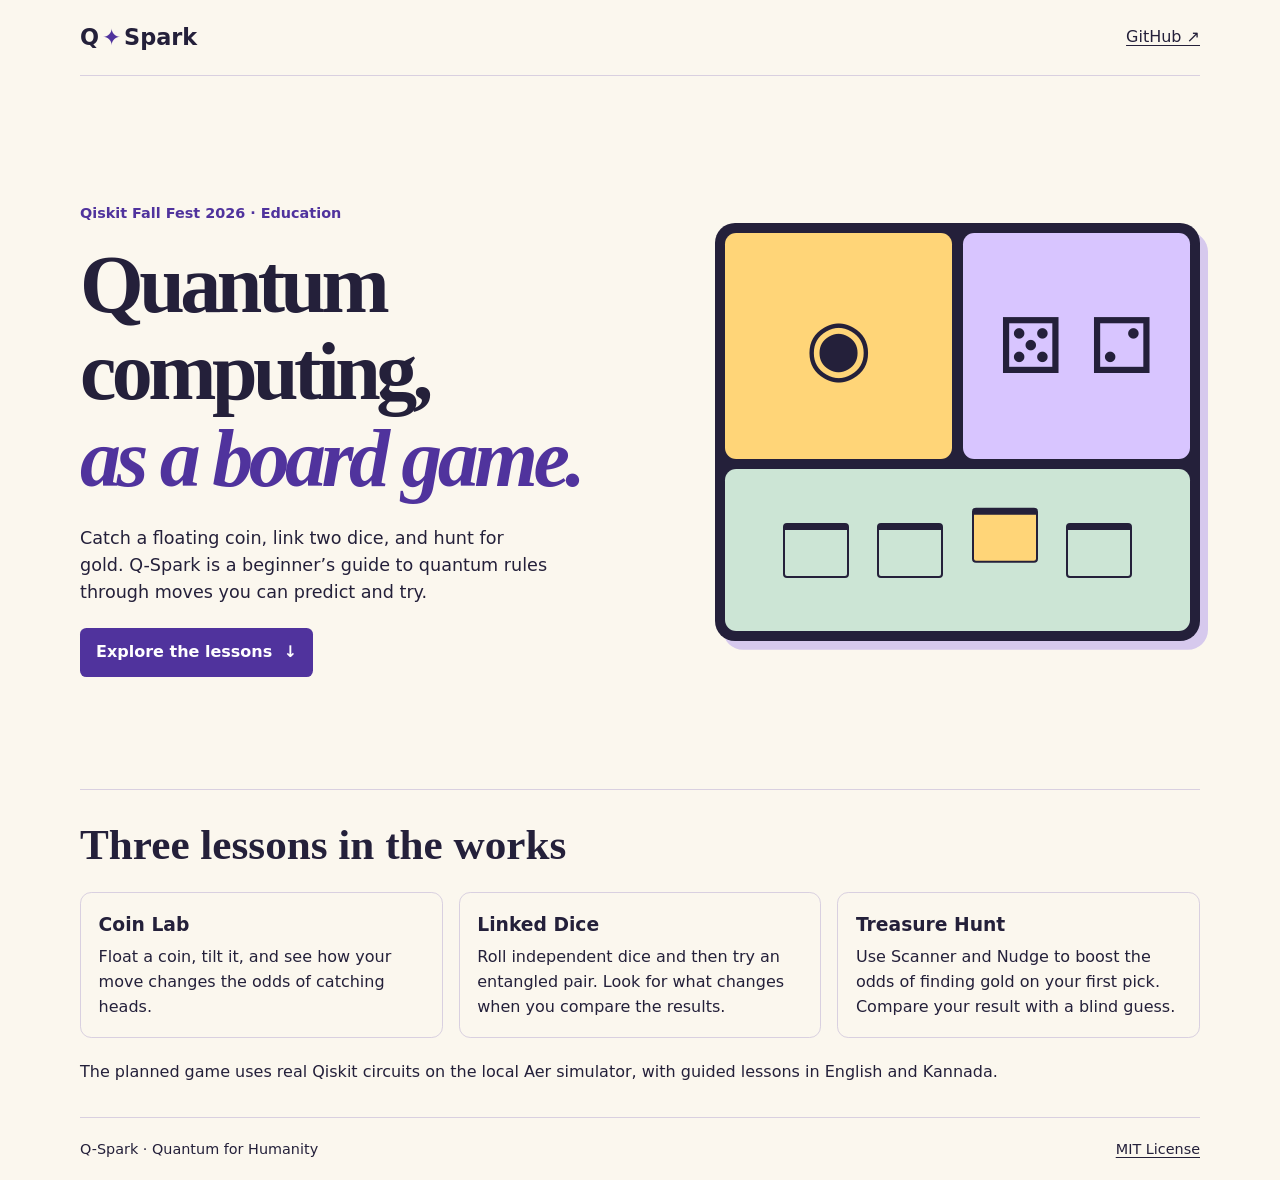
<file: web/index.html>
<!doctype html>
<html lang="en">
<head>
  <meta charset="utf-8">
  <meta name="viewport" content="width=device-width, initial-scale=1">
  <meta name="description" content="Q-Spark introduces quantum computing through coins, linked dice and a four-box treasure hunt.">
  <title>Q-Spark · Quantum computing as a board game</title>
  <link rel="stylesheet" href="styles.css">
</head>
<body>
  <header class="wrap site-header">
    <a class="wordmark" href="./index.html">Q<span>✦</span>Spark</a>
    <a href="https://github.com/bommanip/q-spark-qff2026">GitHub ↗</a>
  </header>

  <main class="wrap">
    <section class="hero">
      <div>
        <p class="eyebrow">Qiskit Fall Fest 2026 · Education</p>
        <h1>Quantum computing, <em>as a board game.</em></h1>
        <p class="intro">Catch a floating coin, link two dice, and hunt for gold. Q-Spark is a beginner’s guide to quantum rules through moves you can predict and try.</p>
        <a class="button" href="#lessons">Explore the lessons <span aria-hidden="true">↓</span></a>
      </div>

      <div class="board" aria-hidden="true">
        <div class="tile coin">◉</div>
        <div class="tile dice">⚄ ⚁</div>
        <div class="tile treasure"><span></span><span></span><span></span><span></span></div>
      </div>
    </section>

    <section class="lessons" id="lessons" aria-labelledby="lessons-title">
      <h2 id="lessons-title">Three lessons in the works</h2>
      <ul class="lesson-list">
        <li>
          <h3>Coin Lab</h3>
          <p>Float a coin, tilt it, and see how your move changes the odds of catching heads.</p>
        </li>
        <li>
          <h3>Linked Dice</h3>
          <p>Roll independent dice and then try an entangled pair. Look for what changes when you compare the results.</p>
        </li>
        <li>
          <h3>Treasure Hunt</h3>
          <p>Use Scanner and Nudge to boost the odds of finding gold on your first pick. Compare your result with a blind guess.</p>
        </li>
      </ul>
      <p class="project-note">The planned game uses real Qiskit circuits on the local Aer simulator, with guided lessons in English and Kannada.</p>
    </section>
  </main>

  <footer class="wrap site-footer">
    <span>Q-Spark · Quantum for Humanity</span>
    <a href="https://github.com/bommanip/q-spark-qff2026/blob/main/LICENSE">MIT License</a>
  </footer>
</body>
</html>
</file>
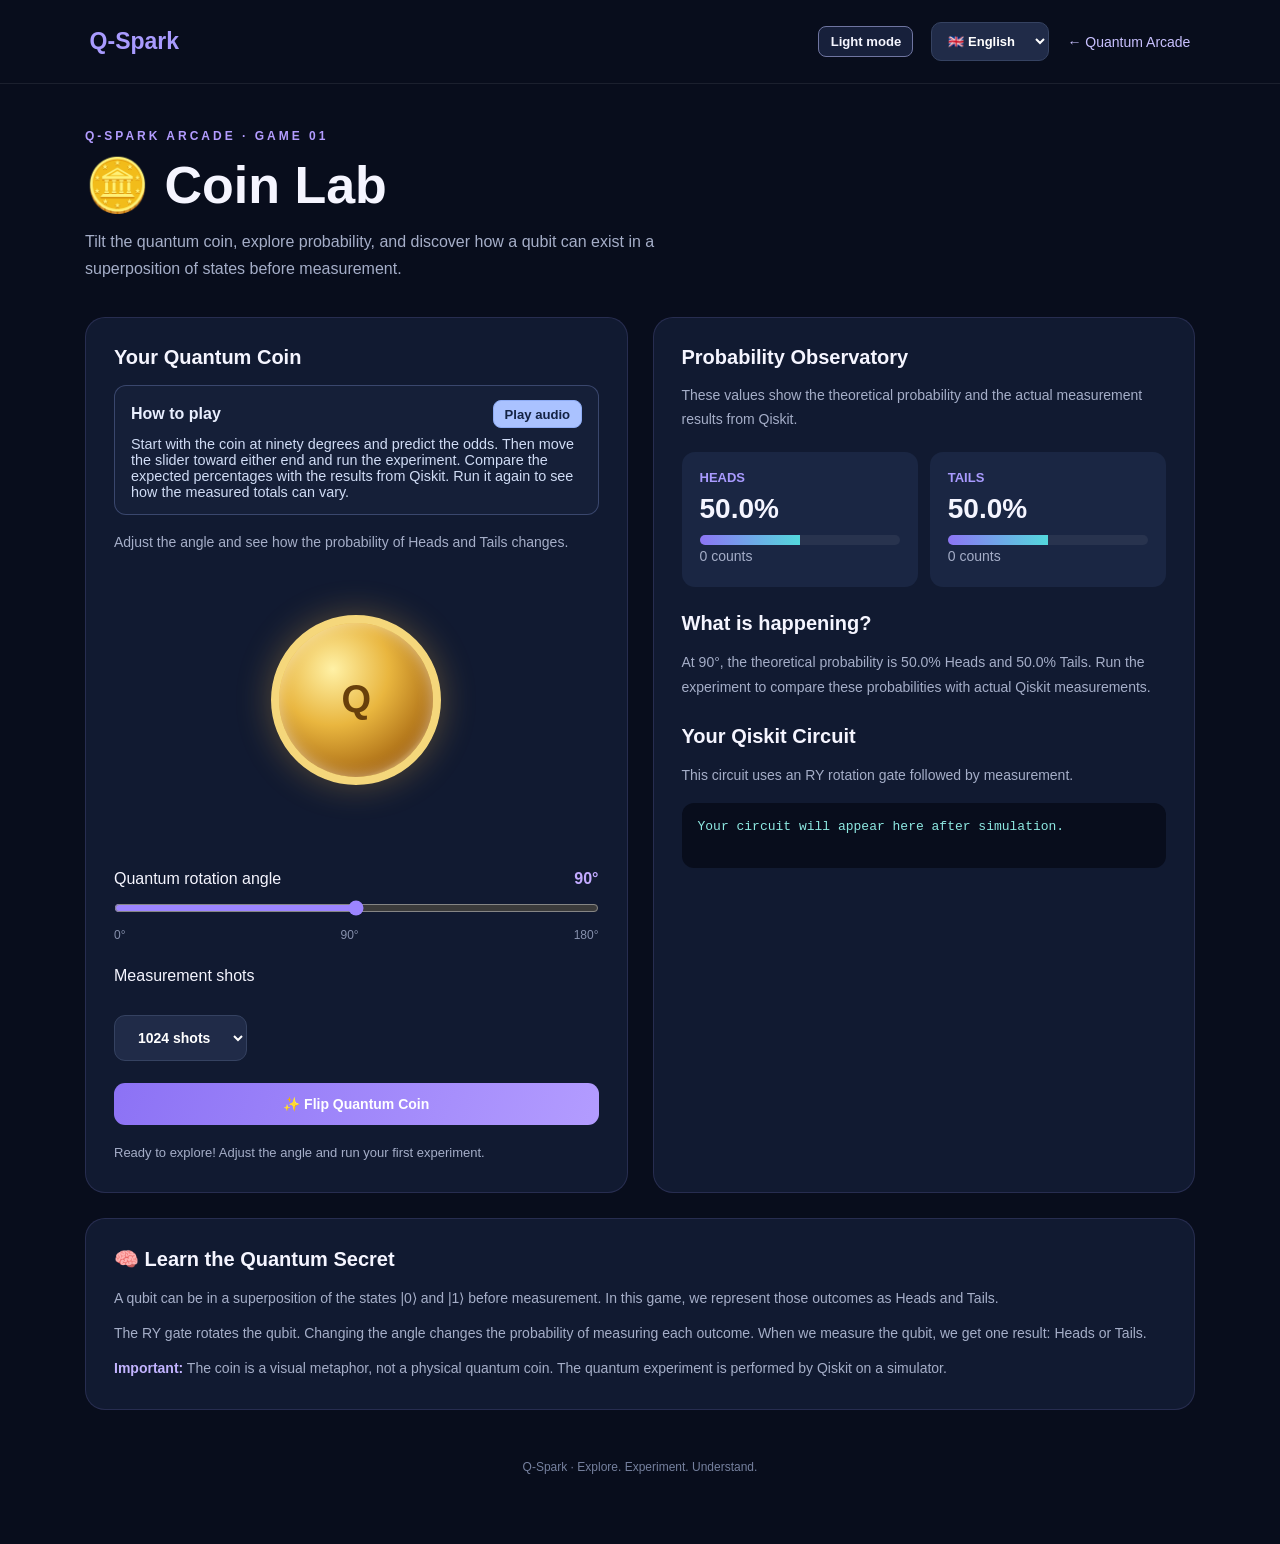
<file: frontend/coin-lab.html>
<!DOCTYPE html>
<html lang="en">
<head>
<meta charset="UTF-8">
<meta name="viewport" content="width=device-width, initial-scale=1.0">
<title>Coin Lab | Q-Spark Arcade</title>

<style>
* {
    margin: 0;
    padding: 0;
    box-sizing: border-box;
}

body {
    font-family: "Segoe UI", sans-serif;
    background: #080d1c;
    color: #f5f5ff;
    min-height: 100vh;
}

header {
    padding: 22px 7%;
    display: flex;
    justify-content: space-between;
    align-items: center;
    border-bottom: 1px solid rgba(255,255,255,0.08);
    gap: 15px;
    flex-wrap: wrap;
}

.logo {
    font-size: 23px;
    font-weight: 800;
    color: #a99bff;
}

.header-right {
    display: flex;
    align-items: center;
    gap: 18px;
    flex-wrap: wrap;
}

.back {
    color: #c9c1ff;
    text-decoration: none;
    font-size: 14px;
}

.language-select {
    background: #202b48;
    color: white;
    border: 1px solid #354261;
    border-radius: 10px;
    padding: 10px 12px;
    font-size: 13px;
    cursor: pointer;
}

.container {
    max-width: 1150px;
    margin: auto;
    padding: 45px 20px 70px;
}

.tag {
    color: #b39cff;
    letter-spacing: 3px;
    font-size: 12px;
    font-weight: bold;
    text-transform: uppercase;
}

h1 {
    font-size: clamp(32px, 5vw, 52px);
    margin: 12px 0;
}

.subtitle {
    color: #a5aec8;
    line-height: 1.7;
    max-width: 650px;
}

.main-grid {
    display: grid;
    grid-template-columns: 1fr 1fr;
    gap: 25px;
    margin-top: 35px;
}

.card {
    background: #111a31;
    border: 1px solid rgba(169,155,255,0.15);
    border-radius: 20px;
    padding: 28px;
}

.coin-area {
    min-height: 290px;
    display: flex;
    justify-content: center;
    align-items: center;
    perspective: 1000px;
}

.coin {
    width: 170px;
    height: 170px;
    border-radius: 50%;
    background: radial-gradient(circle at 35% 30%,
        #fff1a6, #e9b63f 38%, #a96a13 75%, #ffdc73);
    border: 8px solid #f5d77b;
    box-shadow: 0 0 35px rgba(255,190,65,0.3),
                inset 0 0 15px rgba(255,255,255,0.5);
    display: flex;
    justify-content: center;
    align-items: center;
    color: #68400b;
    font-size: 38px;
    font-weight: 900;
    transform-style: preserve-3d;
    transition: transform 0.7s ease;
}

.coin.flipping {
    animation: flip 1.1s ease-in-out;
}

@keyframes flip {
    0% { transform: rotateY(0deg) rotateX(0deg); }
    50% { transform: rotateY(900deg) rotateX(180deg); }
    100% { transform: rotateY(1800deg) rotateX(360deg); }
}

h2 {
    font-size: 20px;
    margin-bottom: 15px;
}

.section-text {
    color: #a5aec8;
    font-size: 14px;
    line-height: 1.7;
}

.slider-heading {
    display: flex;
    justify-content: space-between;
    margin: 25px 0 12px;
}

.angle {
    color: #c2aaff;
    font-weight: bold;
}

input[type="range"] {
    width: 100%;
    accent-color: #9c85ff;
    cursor: pointer;
}

.scale {
    display: flex;
    justify-content: space-between;
    color: #8791ad;
    font-size: 12px;
    margin-top: 8px;
}

button, select {
    border: none;
    border-radius: 11px;
    padding: 13px 19px;
    font-size: 14px;
    font-weight: 700;
}

button {
    cursor: pointer;
    background: linear-gradient(110deg, #8c72f5, #b39cff);
    color: white;
    width: 100%;
    margin-top: 22px;
    transition: 0.2s;
}

button:hover {
    transform: translateY(-2px);
    box-shadow: 0 8px 25px rgba(140,114,245,0.3);
}

button:disabled {
    opacity: 0.6;
    cursor: wait;
    transform: none;
}

.shots-select {
    background: #202b48;
    color: white;
    border: 1px solid #354261;
    margin-top: 18px;
}

.result-grid {
    display: grid;
    grid-template-columns: 1fr 1fr;
    gap: 12px;
    margin-top: 20px;
}

.result-box {
    padding: 18px;
    background: #1a2643;
    border-radius: 13px;
}

.result-box h3 {
    color: #a99bff;
    font-size: 13px;
    margin-bottom: 8px;
}

.result-box strong {
    font-size: 28px;
}

.bar {
    height: 10px;
    background: #28334e;
    border-radius: 20px;
    overflow: hidden;
    margin-top: 10px;
}

.bar-fill {
    height: 100%;
    width: 0%;
    background: linear-gradient(90deg, #8d75f5, #53d8dc);
    transition: width 0.5s;
}

.status {
    margin-top: 18px;
    color: #a5aec8;
    font-size: 13px;
    line-height: 1.6;
}

.status.error {
    color: #ff8585;
}

.status.success {
    color: #6ee7b7;
}

.circuit {
    background: #080d1c;
    color: #8ee9e2;
    padding: 16px;
    border-radius: 12px;
    overflow-x: auto;
    white-space: pre;
    font-family: Consolas, monospace;
    font-size: 13px;
    margin-top: 15px;
    min-height: 65px;
}

.info {
    margin-top: 25px;
}

.info strong {
    color: #c3b4ff;
}

.info p {
    color: #a5aec8;
    line-height: 1.8;
    font-size: 14px;
    margin-top: 10px;
}

.footer {
    text-align: center;
    color: #75809e;
    font-size: 12px;
    margin-top: 50px;
}

@media(max-width: 750px) {
    .main-grid {
        grid-template-columns: 1fr;
    }

    header {
        padding: 18px 5%;
    }

    .container {
        padding-top: 30px;
    }
}
</style>
<link rel="stylesheet" href="theme.css">
<script src="theme.js"></script>
<link rel="stylesheet" href="narration/player.css">
</head>

<body>

<header>
    <a class="logo brand-home" href="index.html" aria-label="Q-Spark home">Q-Spark</a>

    <div class="header-right">
        <button type="button" class="theme-toggle">Light mode</button>
        <select class="language-select" id="languageSelect"
                aria-label="Choose language">
            <option value="en">🇬🇧 English</option>
            <option value="kn">🇮🇳 ಕನ್ನಡ</option>
            <option value="hi">🇮🇳 हिन्दी</option>
            <option value="te">🇮🇳 తెలుగు</option>
        </select>

        <a class="back" href="index.html#arcade" data-i18n="back" data-course-back>← Quantum Arcade</a>
    </div>
</header>

<main class="container">

    <div class="tag" data-i18n="tag">Q-Spark Arcade · Game 01</div>

    <h1 data-i18n="title">🪙 Coin Lab</h1>

    <p class="subtitle" data-i18n="subtitle">
        Tilt the quantum coin, explore probability, and discover
        how a qubit can exist in a superposition of states before
        measurement.
    </p>

    <div class="main-grid">

        <section class="card">

            <h2 data-i18n="yourCoin">Your Quantum Coin</h2>
            <section class="page-narration" data-narration-page="coin-lab" aria-labelledby="page-narration-title" hidden>
                <div class="narration-heading">
                    <h3 id="page-narration-title"></h3>
                    <button type="button" class="narration-toggle"></button>
                </div>
                <p class="narration-status" role="status"></p>
                <p class="narration-caption"></p>
                <audio preload="none"></audio>
            </section>

            <p class="section-text" data-i18n="coinDescription">
                Adjust the angle and see how the probability of
                Heads and Tails changes.
            </p>

            <div class="coin-area">
                <div class="coin" id="coin">Q</div>
            </div>

            <div class="slider-heading">
                <label for="tilt" data-i18n="rotation">
                    Quantum rotation angle
                </label>
                <span class="angle" id="angleValue">90°</span>
            </div>

            <input
                type="range"
                id="tilt"
                min="0"
                max="180"
                value="90"
            >

            <div class="scale">
                <span>0°</span>
                <span>90°</span>
                <span>180°</span>
            </div>

            <div class="slider-heading">
                <label for="shots" data-i18n="shotsLabel">
                    Measurement shots
                </label>
            </div>

            <select id="shots" class="shots-select">
                <option value="512">512 shots</option>
                <option value="1024" selected>1024 shots</option>
                <option value="2048">2048 shots</option>
                <option value="4096">4096 shots</option>
            </select>

            <button id="flipButton" onclick="runCoinLab()"
                    data-i18n="flipButton">
                ✨ Flip Quantum Coin
            </button>

            <p class="status" id="status" data-i18n="ready">
                Ready to explore! Adjust the angle and run your
                first experiment.
            </p>

        </section>

        <section class="card">

            <h2 data-i18n="observatory">
                Probability Observatory
            </h2>

            <p class="section-text" data-i18n="observatoryDescription">
                These values show the theoretical probability and
                the actual measurement results from Qiskit.
            </p>

            <div class="result-grid">

                <div class="result-box">
                    <h3 data-i18n="heads">HEADS</h3>
                    <strong id="headsPercent">50%</strong>
                    <div class="bar">
                        <div class="bar-fill" id="headsBar"></div>
                    </div>
                    <p class="section-text" id="headsCount"
                       data-i18n="zeroCounts">0 counts</p>
                </div>

                <div class="result-box">
                    <h3 data-i18n="tails">TAILS</h3>
                    <strong id="tailsPercent">50%</strong>
                    <div class="bar">
                        <div class="bar-fill" id="tailsBar"></div>
                    </div>
                    <p class="section-text" id="tailsCount"
                       data-i18n="zeroCounts">0 counts</p>
                </div>

            </div>

            <div class="info">
                <h2 data-i18n="happening">What is happening?</h2>

                <p id="explanation" data-i18n="initialExplanation">
                    At 90°, the RY gate creates an equal
                    probability of measuring Heads or Tails.
                    Run the experiment to see the results.
                </p>
            </div>

            <div class="info">
                <h2 data-i18n="circuitTitle">Your Qiskit Circuit</h2>

                <p class="section-text" data-i18n="circuitDescription">
                    This circuit uses an RY rotation gate followed
                    by measurement.
                </p>

                <div class="circuit" id="circuit"
                     data-i18n="circuitPlaceholder">
                    Your circuit will appear here after simulation.
                </div>
            </div>

        </section>

    </div>

    <section class="card info">

        <h2 data-i18n="learnTitle">
            🧠 Learn the Quantum Secret
        </h2>

        <p data-i18n="learnParagraph1">
            A qubit can be in a superposition of the states
            |0⟩ and |1⟩ before measurement. In this game,
            we represent those outcomes as Heads and Tails.
        </p>

        <p data-i18n="learnParagraph2">
            The RY gate rotates the qubit. Changing the angle
            changes the probability of measuring each outcome.
            When we measure the qubit, we get one result:
            Heads or Tails.
        </p>

        <p>
            <strong data-i18n="important">Important:</strong>
            <span data-i18n="learnParagraph3">
                The coin is a visual metaphor, not a physical quantum coin.
                The quantum experiment is performed by Qiskit on a simulator.
            </span>
        </p>

    </section>

    <div class="footer" data-i18n="footer">
        Q-Spark · Explore. Experiment. Understand.
    </div>

</main>

<script>
"use strict";

// =====================================
// LANGUAGE TRANSLATIONS
// =====================================

const translations = {

en: {
    back: "← Back to Home",
    tag: "Q-Spark Arcade · Game 01",
    title: "🪙 Coin Lab",
    subtitle: "Tilt the quantum coin, explore probability, and discover how a qubit can exist in a superposition of states before measurement.",
    yourCoin: "Your Quantum Coin",
    coinDescription: "Adjust the angle and see how the probability of Heads and Tails changes.",
    rotation: "Quantum rotation angle",
    shotsLabel: "Measurement shots",
    flipButton: "✨ Flip Quantum Coin",
    runningButton: "⏳ Running Quantum Experiment...",
    ready: "Ready to explore! Adjust the angle and run your first experiment.",
    connecting: "Connecting to Qiskit simulator...",
    observatory: "Probability Observatory",
    observatoryDescription: "These values show the theoretical probability and the actual measurement results from Qiskit.",
    heads: "HEADS",
    tails: "TAILS",
    happening: "What is happening?",
    initialExplanation: "At 90°, the RY gate creates an equal probability of measuring Heads or Tails. Run the experiment to see the results.",
    circuitTitle: "Your Qiskit Circuit",
    circuitDescription: "This circuit uses an RY rotation gate followed by measurement.",
    circuitPlaceholder: "Your circuit will appear here after simulation.",
    learnTitle: "🧠 Learn the Quantum Secret",
    learnParagraph1: "A qubit can be in a superposition of the states |0⟩ and |1⟩ before measurement. In this game, we represent those outcomes as Heads and Tails.",
    learnParagraph2: "The RY gate rotates the qubit. Changing the angle changes the probability of measuring each outcome. When we measure the qubit, we get one result: Heads or Tails.",
    important: "Important:",
    learnParagraph3: "The coin is a visual metaphor, not a physical quantum coin. The quantum experiment is performed by Qiskit on a simulator.",
    footer: "Q-Spark · Explore. Experiment. Understand.",
    zeroCounts: "0 counts",
    counts: "counts",
    statusSuccess: "✓ Experiment completed successfully! {shots} measurements performed using Qiskit Aer.",
    statusError: "Could not run the experiment: {error}. Check that your Flask backend is running on port 8056.",
    explanation: "At {angle}°, the theoretical probability is {heads}% Heads and {tails}% Tails. Run the experiment to compare these probabilities with actual Qiskit measurements.",
    resultExplanation: "At {angle}°, the theoretical probability is {theoreticalHeads}% Heads and {theoreticalTails}% Tails. Out of {shots} measurements, Qiskit observed {heads} Heads and {tails} Tails."
},

kn: {
    back: "← ಮುಖ್ಯ ಪುಟಕ್ಕೆ ಹಿಂತಿರುಗಿ",
    tag: "Q-Spark ಆರ್ಕೇಡ್ · ಆಟ 01",
    title: "🪙 ನಾಣ್ಯ ಪ್ರಯೋಗಾಲಯ",
    subtitle: "ಕ್ವಾಂಟಮ್ ನಾಣ್ಯವನ್ನು ತಿರುಗಿಸಿ, ಸಂಭವನೀಯತೆಯನ್ನು ಅನ್ವೇಷಿಸಿ ಮತ್ತು ಮಾಪನಕ್ಕೂ ಮೊದಲು Qubit ಹೇಗೆ Superposition ಸ್ಥಿತಿಯಲ್ಲಿರಬಹುದು ಎಂಬುದನ್ನು ತಿಳಿಯಿರಿ.",
    yourCoin: "ನಿಮ್ಮ ಕ್ವಾಂಟಮ್ ನಾಣ್ಯ",
    coinDescription: "ಕೋನವನ್ನು ಬದಲಾಯಿಸಿ ಮತ್ತು Head ಹಾಗೂ Tail ಸಂಭವನೀಯತೆ ಹೇಗೆ ಬದಲಾಗುತ್ತದೆ ಎಂಬುದನ್ನು ನೋಡಿ.",
    rotation: "ಕ್ವಾಂಟಮ್ ತಿರುಗುವಿಕೆಯ ಕೋನ",
    shotsLabel: "ಮಾಪನಗಳ ಸಂಖ್ಯೆ",
    flipButton: "✨ ಕ್ವಾಂಟಮ್ ನಾಣ್ಯವನ್ನು ತಿರುಗಿಸಿ",
    runningButton: "⏳ ಕ್ವಾಂಟಮ್ ಪ್ರಯೋಗ ನಡೆಯುತ್ತಿದೆ...",
    ready: "ಅನ್ವೇಷಣೆಗೆ ಸಿದ್ಧ! ಕೋನವನ್ನು ಹೊಂದಿಸಿ ಮತ್ತು ನಿಮ್ಮ ಮೊದಲ ಪ್ರಯೋಗವನ್ನು ಪ್ರಾರಂಭಿಸಿ.",
    connecting: "Qiskit ಸಿಮ್ಯುಲೇಟರ್‌ಗೆ ಸಂಪರ್ಕಿಸಲಾಗುತ್ತಿದೆ...",
    observatory: "ಸಂಭವನೀಯತೆ ವೀಕ್ಷಣಾಲಯ",
    observatoryDescription: "ಈ ಮೌಲ್ಯಗಳು ಸೈದ್ಧಾಂತಿಕ ಸಂಭವನೀಯತೆ ಮತ್ತು Qiskit ನ ನೈಜ ಮಾಪನ ಫಲಿತಾಂಶಗಳನ್ನು ತೋರಿಸುತ್ತವೆ.",
    heads: "ಹೆಡ್",
    tails: "ಟೇಲ್",
    happening: "ಇಲ್ಲಿ ಏನಾಗುತ್ತಿದೆ?",
    initialExplanation: "90° ನಲ್ಲಿ RY ಗೇಟ್ Head ಅಥವಾ Tail ಬರುವ ಸಮಾನ ಸಂಭವನೀಯತೆಯನ್ನು ಸೃಷ್ಟಿಸುತ್ತದೆ. ಫಲಿತಾಂಶಗಳನ್ನು ನೋಡಲು ಪ್ರಯೋಗವನ್ನು ನಡೆಸಿ.",
    circuitTitle: "ನಿಮ್ಮ Qiskit ಸರ್ಕ್ಯೂಟ್",
    circuitDescription: "ಈ ಸರ್ಕ್ಯೂಟ್ RY ತಿರುಗುವಿಕೆ ಗೇಟ್ ಮತ್ತು ನಂತರದ ಮಾಪನವನ್ನು ಬಳಸುತ್ತದೆ.",
    circuitPlaceholder: "ಸಿಮ್ಯುಲೇಶನ್ ನಂತರ ನಿಮ್ಮ ಸರ್ಕ್ಯೂಟ್ ಇಲ್ಲಿ ಕಾಣಿಸುತ್ತದೆ.",
    learnTitle: "🧠 ಕ್ವಾಂಟಮ್ ರಹಸ್ಯವನ್ನು ತಿಳಿಯಿರಿ",
    learnParagraph1: "ಮಾಪನಕ್ಕೂ ಮೊದಲು Qubit |0⟩ ಮತ್ತು |1⟩ ಸ್ಥಿತಿಗಳ Superposition ನಲ್ಲಿ ಇರಬಹುದು. ಈ ಆಟದಲ್ಲಿ ನಾವು ಆ ಫಲಿತಾಂಶಗಳನ್ನು Head ಮತ್ತು Tail ಎಂದು ತೋರಿಸುತ್ತೇವೆ.",
    learnParagraph2: "RY ಗೇಟ್ Qubit ಅನ್ನು ತಿರುಗಿಸುತ್ತದೆ. ಕೋನವನ್ನು ಬದಲಾಯಿಸಿದಾಗ ಪ್ರತಿಯೊಂದು ಫಲಿತಾಂಶದ ಸಂಭವನೀಯತೆಯೂ ಬದಲಾಗುತ್ತದೆ. Qubit ಅನ್ನು ಮಾಪನ ಮಾಡಿದಾಗ ಒಂದು ಫಲಿತಾಂಶ ಸಿಗುತ್ತದೆ: Head ಅಥವಾ Tail.",
    important: "ಮುಖ್ಯ ಸೂಚನೆ:",
    learnParagraph3: "ಈ ನಾಣ್ಯವು ಕೇವಲ ದೃಶ್ಯ ರೂಪಕವಾಗಿದೆ; ಇದು ನಿಜವಾದ ಭೌತಿಕ ಕ್ವಾಂಟಮ್ ನಾಣ್ಯವಲ್ಲ. Qiskit ಸಿಮ್ಯುಲೇಟರ್ ಮೂಲಕ ಕ್ವಾಂಟಮ್ ಪ್ರಯೋಗವನ್ನು ನಡೆಸಲಾಗುತ್ತದೆ.",
    footer: "Q-Spark · ಅನ್ವೇಷಿಸಿ. ಪ್ರಯೋಗಿಸಿ. ಅರ್ಥಮಾಡಿಕೊಳ್ಳಿ.",
    zeroCounts: "0 ಎಣಿಕೆಗಳು",
    counts: "ಎಣಿಕೆಗಳು",
    statusSuccess: "✓ ಪ್ರಯೋಗ ಯಶಸ್ವಿಯಾಗಿ ಪೂರ್ಣಗೊಂಡಿದೆ! Qiskit Aer ಬಳಸಿ {shots} ಮಾಪನಗಳನ್ನು ನಡೆಸಲಾಗಿದೆ.",
    statusError: "ಪ್ರಯೋಗವನ್ನು ನಡೆಸಲು ಸಾಧ್ಯವಾಗಲಿಲ್ಲ: {error}. Flask backend ಪೋರ್ಟ್ 8056 ನಲ್ಲಿ ಚಾಲನೆಯಲ್ಲಿದೆಯೇ ಎಂದು ಪರಿಶೀಲಿಸಿ.",
    explanation: "{angle}° ನಲ್ಲಿ ಸೈದ್ಧಾಂತಿಕ ಸಂಭವನೀಯತೆ Head {heads}% ಮತ್ತು Tail {tails}%. ನೈಜ Qiskit ಮಾಪನಗಳೊಂದಿಗೆ ಹೋಲಿಸಲು ಪ್ರಯೋಗವನ್ನು ನಡೆಸಿ.",
    resultExplanation: "{angle}° ನಲ್ಲಿ ಸೈದ್ಧಾಂತಿಕ ಸಂಭವನೀಯತೆ Head {theoreticalHeads}% ಮತ್ತು Tail {theoreticalTails}%. ಒಟ್ಟು {shots} ಮಾಪನಗಳಲ್ಲಿ Qiskit {heads} Head ಮತ್ತು {tails} Tail ಫಲಿತಾಂಶಗಳನ್ನು ನೀಡಿದೆ."
},

hi: {
    back: "← होम पेज पर वापस जाएँ",
    tag: "Q-Spark आर्केड · गेम 01",
    title: "🪙 कॉइन लैब",
    subtitle: "क्वांटम सिक्के को झुकाएँ, प्रायिकता को समझें और जानें कि मापन से पहले एक Qubit Superposition अवस्था में कैसे रह सकता है।",
    yourCoin: "आपका क्वांटम सिक्का",
    coinDescription: "कोण बदलें और देखें कि Heads और Tails की प्रायिकता कैसे बदलती है।",
    rotation: "क्वांटम घूर्णन कोण",
    shotsLabel: "मापन की संख्या",
    flipButton: "✨ क्वांटम सिक्का उछालें",
    runningButton: "⏳ क्वांटम प्रयोग चल रहा है...",
    ready: "अन्वेषण के लिए तैयार! कोण बदलें और अपना पहला प्रयोग शुरू करें।",
    connecting: "Qiskit सिम्युलेटर से कनेक्ट हो रहा है...",
    observatory: "प्रायिकता वेधशाला",
    observatoryDescription: "ये मान सैद्धांतिक प्रायिकता और Qiskit से प्राप्त वास्तविक मापन परिणाम दिखाते हैं।",
    heads: "हेड्स",
    tails: "टेल्स",
    happening: "यहाँ क्या हो रहा है?",
    initialExplanation: "90° पर RY गेट से Heads या Tails आने की समान प्रायिकता बनती है। परिणाम देखने के लिए प्रयोग चलाएँ।",
    circuitTitle: "आपका Qiskit सर्किट",
    circuitDescription: "यह सर्किट RY रोटेशन गेट और उसके बाद मापन का उपयोग करता है।",
    circuitPlaceholder: "सिमुलेशन के बाद आपका सर्किट यहाँ दिखाई देगा।",
    learnTitle: "🧠 क्वांटम रहस्य जानें",
    learnParagraph1: "मापन से पहले एक Qubit |0⟩ और |1⟩ अवस्थाओं के Superposition में हो सकता है। इस गेम में हम इन परिणामों को Heads और Tails के रूप में दिखाते हैं।",
    learnParagraph2: "RY गेट Qubit को घुमाता है। कोण बदलने से प्रत्येक परिणाम की प्रायिकता बदलती है। Qubit का मापन करने पर हमें एक परिणाम मिलता है: Heads या Tails।",
    important: "महत्वपूर्ण:",
    learnParagraph3: "यह सिक्का केवल एक दृश्य उदाहरण है, वास्तविक भौतिक क्वांटम सिक्का नहीं। क्वांटम प्रयोग Qiskit सिम्युलेटर पर किया जाता है।",
    footer: "Q-Spark · खोजें। प्रयोग करें। समझें।",
    zeroCounts: "0 गणनाएँ",
    counts: "गणनाएँ",
    statusSuccess: "✓ प्रयोग सफलतापूर्वक पूरा हुआ! Qiskit Aer का उपयोग करके {shots} मापन किए गए।",
    statusError: "प्रयोग नहीं चल सका: {error}। जाँचें कि Flask backend पोर्ट 8056 पर चल रहा है या नहीं।",
    explanation: "{angle}° पर सैद्धांतिक प्रायिकता Heads {heads}% और Tails {tails}% है। वास्तविक Qiskit मापन से तुलना करने के लिए प्रयोग चलाएँ।",
    resultExplanation: "{angle}° पर सैद्धांतिक प्रायिकता Heads {theoreticalHeads}% और Tails {theoreticalTails}% है। {shots} मापनों में Qiskit ने {heads} Heads और {tails} Tails प्राप्त किए।"
},

te: {
    back: "← హోమ్ పేజీకి తిరిగి వెళ్ళండి",
    tag: "Q-Spark ఆర్కేడ్ · గేమ్ 01",
    title: "🪙 కాయిన్ ల్యాబ్",
    subtitle: "క్వాంటమ్ నాణెం కోణాన్ని మార్చండి, సంభావ్యతను అన్వేషించండి మరియు కొలతకు ముందు Qubit Superposition స్థితిలో ఎలా ఉండగలదో తెలుసుకోండి.",
    yourCoin: "మీ క్వాంటమ్ నాణెం",
    coinDescription: "కోణాన్ని మార్చి Heads మరియు Tails సంభావ్యత ఎలా మారుతుందో చూడండి.",
    rotation: "క్వాంటమ్ భ్రమణ కోణం",
    shotsLabel: "కొలతల సంఖ్య",
    flipButton: "✨ క్వాంటమ్ నాణెం తిప్పండి",
    runningButton: "⏳ క్వాంటమ్ ప్రయోగం జరుగుతోంది...",
    ready: "అన్వేషణకు సిద్ధంగా ఉన్నారా! కోణాన్ని మార్చి మీ మొదటి ప్రయోగాన్ని ప్రారంభించండి.",
    connecting: "Qiskit సిమ్యులేటర్‌కు కనెక్ట్ అవుతోంది...",
    observatory: "సంభావ్యత పరిశీలనా కేంద్రం",
    observatoryDescription: "ఈ విలువలు సైద్ధాంతిక సంభావ్యతను మరియు Qiskit నుండి వచ్చిన నిజమైన కొలత ఫలితాలను చూపిస్తాయి.",
    heads: "హెడ్స్",
    tails: "టెయిల్స్",
    happening: "ఇక్కడ ఏమి జరుగుతోంది?",
    initialExplanation: "90° వద్ద RY గేట్ Heads లేదా Tails వచ్చే సమాన సంభావ్యతను సృష్టిస్తుంది. ఫలితాలను చూడటానికి ప్రయోగాన్ని ప్రారంభించండి.",
    circuitTitle: "మీ Qiskit సర్క్యూట్",
    circuitDescription: "ఈ సర్క్యూట్ RY రొటేషన్ గేట్ మరియు దాని తర్వాత కొలతను ఉపయోగిస్తుంది.",
    circuitPlaceholder: "సిమ్యులేషన్ తర్వాత మీ సర్క్యూట్ ఇక్కడ కనిపిస్తుంది.",
    learnTitle: "🧠 క్వాంటమ్ రహస్యాన్ని తెలుసుకోండి",
    learnParagraph1: "కొలతకు ముందు ఒక Qubit |0⟩ మరియు |1⟩ స్థితుల Superposition లో ఉండగలదు. ఈ గేమ్‌లో ఆ ఫలితాలను Heads మరియు Tails గా చూపిస్తాము.",
    learnParagraph2: "RY గేట్ Qubit ను తిప్పుతుంది. కోణాన్ని మార్చినప్పుడు ప్రతి ఫలితం యొక్క సంభావ్యత మారుతుంది. Qubit ను కొలిచినప్పుడు ఒక ఫలితం వస్తుంది: Heads లేదా Tails.",
    important: "ముఖ్యమైన విషయం:",
    learnParagraph3: "ఈ నాణెం కేవలం దృశ్య రూపకం మాత్రమే; ఇది నిజమైన భౌతిక క్వాంటమ్ నాణెం కాదు. Qiskit సిమ్యులేటర్ ద్వారా క్వాంటమ్ ప్రయోగం నిర్వహించబడుతుంది.",
    footer: "Q-Spark · అన్వేషించండి. ప్రయోగించండి. అర్థం చేసుకోండి.",
    zeroCounts: "0 లెక్కలు",
    counts: "లెక్కలు",
    statusSuccess: "✓ ప్రయోగం విజయవంతంగా పూర్తయింది! Qiskit Aer ఉపయోగించి {shots} కొలతలు నిర్వహించబడ్డాయి.",
    statusError: "ప్రయోగాన్ని నిర్వహించలేకపోయాము: {error}. Flask backend పోర్ట్ 8056 పై నడుస్తోందో లేదో తనిఖీ చేయండి.",
    explanation: "{angle}° వద్ద సైద్ధాంతిక సంభావ్యత Heads {heads}% మరియు Tails {tails}%. నిజమైన Qiskit కొలతలతో పోల్చడానికి ప్రయోగాన్ని ప్రారంభించండి.",
    resultExplanation: "{angle}° వద్ద సైద్ధాంతిక సంభావ్యత Heads {theoreticalHeads}% మరియు Tails {theoreticalTails}%. {shots} కొలతలలో Qiskit {heads} Heads మరియు {tails} Tails ఫలితాలను పొందింది."
}

};


// =====================================
// LANGUAGE AND PAGE ELEMENTS
// =====================================

const LANGUAGE_KEY = "qubitquestLanguage";

const tiltSlider = document.getElementById("tilt");
const angleValue = document.getElementById("angleValue");
const coin = document.getElementById("coin");
const statusText = document.getElementById("status");
const flipButton = document.getElementById("flipButton");

const languageSelect = document.getElementById("languageSelect");

let currentLanguage = localStorage.getItem(LANGUAGE_KEY) || "en";

if (!translations[currentLanguage]) {
    currentLanguage = "en";
}

let experimentRunning = false;
let lastResult = null;


// =====================================
// TRANSLATION HELPER
// =====================================

function t(key, values = {}) {

    let message =
        translations[currentLanguage][key] ||
        translations.en[key] ||
        key;

    Object.keys(values).forEach(function (placeholder) {
        message = message.replaceAll(
            "{" + placeholder + "}",
            String(values[placeholder])
        );
    });

    return message;
}


// =====================================
// APPLY LANGUAGE
// =====================================

function applyLanguage() {

    document.documentElement.lang = currentLanguage;

    languageSelect.value = currentLanguage;

    document.querySelectorAll("[data-i18n]").forEach(function (element) {

        const key = element.getAttribute("data-i18n");

        if (translations[currentLanguage][key]) {
            element.textContent = t(key);
        }

    });

    if (lastResult) {
        showExperimentResult(lastResult);
    } else {
        updateLiveProbability();
    }

    if (experimentRunning) {
        flipButton.textContent = t("runningButton");
    } else {
        flipButton.textContent = t("flipButton");
    }
}


// =====================================
// LANGUAGE SELECTOR
// =====================================

languageSelect.addEventListener("change", function () {

    const selectedLanguage = this.value;

    if (!translations[selectedLanguage]) {
        return;
    }

    currentLanguage = selectedLanguage;

    localStorage.setItem(LANGUAGE_KEY, currentLanguage);

    applyLanguage();

});


// =====================================
// LIVE PROBABILITY CALCULATION
// =====================================

function updateLiveProbability() {

    const angle = Number(tiltSlider.value);

    const heads = Math.cos(angle * Math.PI / 360) ** 2 * 100;
    const tails = 100 - heads;

    angleValue.textContent = angle + "°";

    document.getElementById("headsPercent").textContent =
        heads.toFixed(1) + "%";

    document.getElementById("tailsPercent").textContent =
        tails.toFixed(1) + "%";

    document.getElementById("headsBar").style.width =
        heads + "%";

    document.getElementById("tailsBar").style.width =
        tails + "%";

    if (!lastResult) {
        document.getElementById("explanation").textContent =
            t("explanation", {
                angle: angle,
                heads: heads.toFixed(1),
                tails: tails.toFixed(1)
            });
    }
}

tiltSlider.addEventListener("input", function () {

    lastResult = null;

    updateLiveProbability();

    document.getElementById("headsCount").textContent =
        t("zeroCounts");

    document.getElementById("tailsCount").textContent =
        t("zeroCounts");

});


// =====================================
// DISPLAY EXPERIMENT RESULTS
// =====================================

function showExperimentResult(result) {

    const data = result.data;
    const tilt = result.tilt;
    const shots = result.shots;

    const heads = data.heads;
    const tails = data.tails;

    const observedHeads = Number(data.heads / data.shots * 100);
    const observedTails = Number(data.tails / data.shots * 100);

    document.getElementById("headsPercent").textContent =
        observedHeads.toFixed(1) + "%";

    document.getElementById("tailsPercent").textContent =
        observedTails.toFixed(1) + "%";

    document.getElementById("headsCount").textContent =
        heads + " " + t("counts");

    document.getElementById("tailsCount").textContent =
        tails + " " + t("counts");

    document.getElementById("headsBar").style.width =
        observedHeads + "%";

    document.getElementById("tailsBar").style.width =
        observedTails + "%";

    document.getElementById("explanation").textContent =
        t("resultExplanation", {
            angle: tilt,
            theoreticalHeads: data.heads_probability,
            theoreticalTails: data.tails_probability,
            shots: shots,
            heads: heads,
            tails: tails
        });

    document.getElementById("circuit").textContent =
        data.circuit;

    statusText.className = "status success";

    statusText.textContent =
        t("statusSuccess", { shots: data.shots });

    coin.textContent = observedHeads >= observedTails
        ? "H" : "T";
}


// =====================================
// RUN QUANTUM COIN EXPERIMENT
// =====================================

async function runCoinLab() {

    if (experimentRunning) {
        return;
    }

    const tilt = Number(tiltSlider.value);
    const shots = Number(document.getElementById("shots").value);

    experimentRunning = true;

    flipButton.disabled = true;
    flipButton.textContent = t("runningButton");

    statusText.className = "status";
    statusText.textContent = t("connecting");

    coin.classList.remove("flipping");
    void coin.offsetWidth;
    coin.classList.add("flipping");

    try {

        const response = await fetch(
            "/run-coin-lab",
            {
                method: "POST",
                headers: {
                    "Content-Type": "application/json"
                },
                body: JSON.stringify({
                    tilt_degrees: tilt,
                    shots: shots
                })
            }
        );

        const data = await response.json();

        if (!response.ok) {
            throw new Error(data.error || "Experiment failed.");
        }

        // Validate the actual Flask backend response structure.
        if (
            typeof data.heads !== "number" ||
            typeof data.tails !== "number" ||
            typeof data.shots !== "number" ||
            typeof data.heads_probability !== "number" ||
            typeof data.tails_probability !== "number" ||
            typeof data.circuit !== "string"
        ) {
            throw new Error("Invalid experiment response from backend.");
        }

        if (data.shots <= 0 || data.heads + data.tails !== data.shots) {
            throw new Error("Invalid measurement counts received from backend.");
        }

        lastResult = {
            data: data,
            tilt: tilt,
            shots: shots
        };

        showExperimentResult(lastResult);

    } catch (error) {

        statusText.className = "status error";

        statusText.textContent =
            t("statusError", { error: error.message });

    } finally {

        experimentRunning = false;

        flipButton.disabled = false;
        flipButton.textContent = t("flipButton");

    }
}


// =====================================
// INITIALIZE PAGE
// =====================================

applyLanguage();
updateLiveProbability();

</script>

<script src="lesson-nav.js"></script>
<script src="narration/scripts.js"></script>
<script src="narration/player.js"></script>
</body>
</html>
</file>
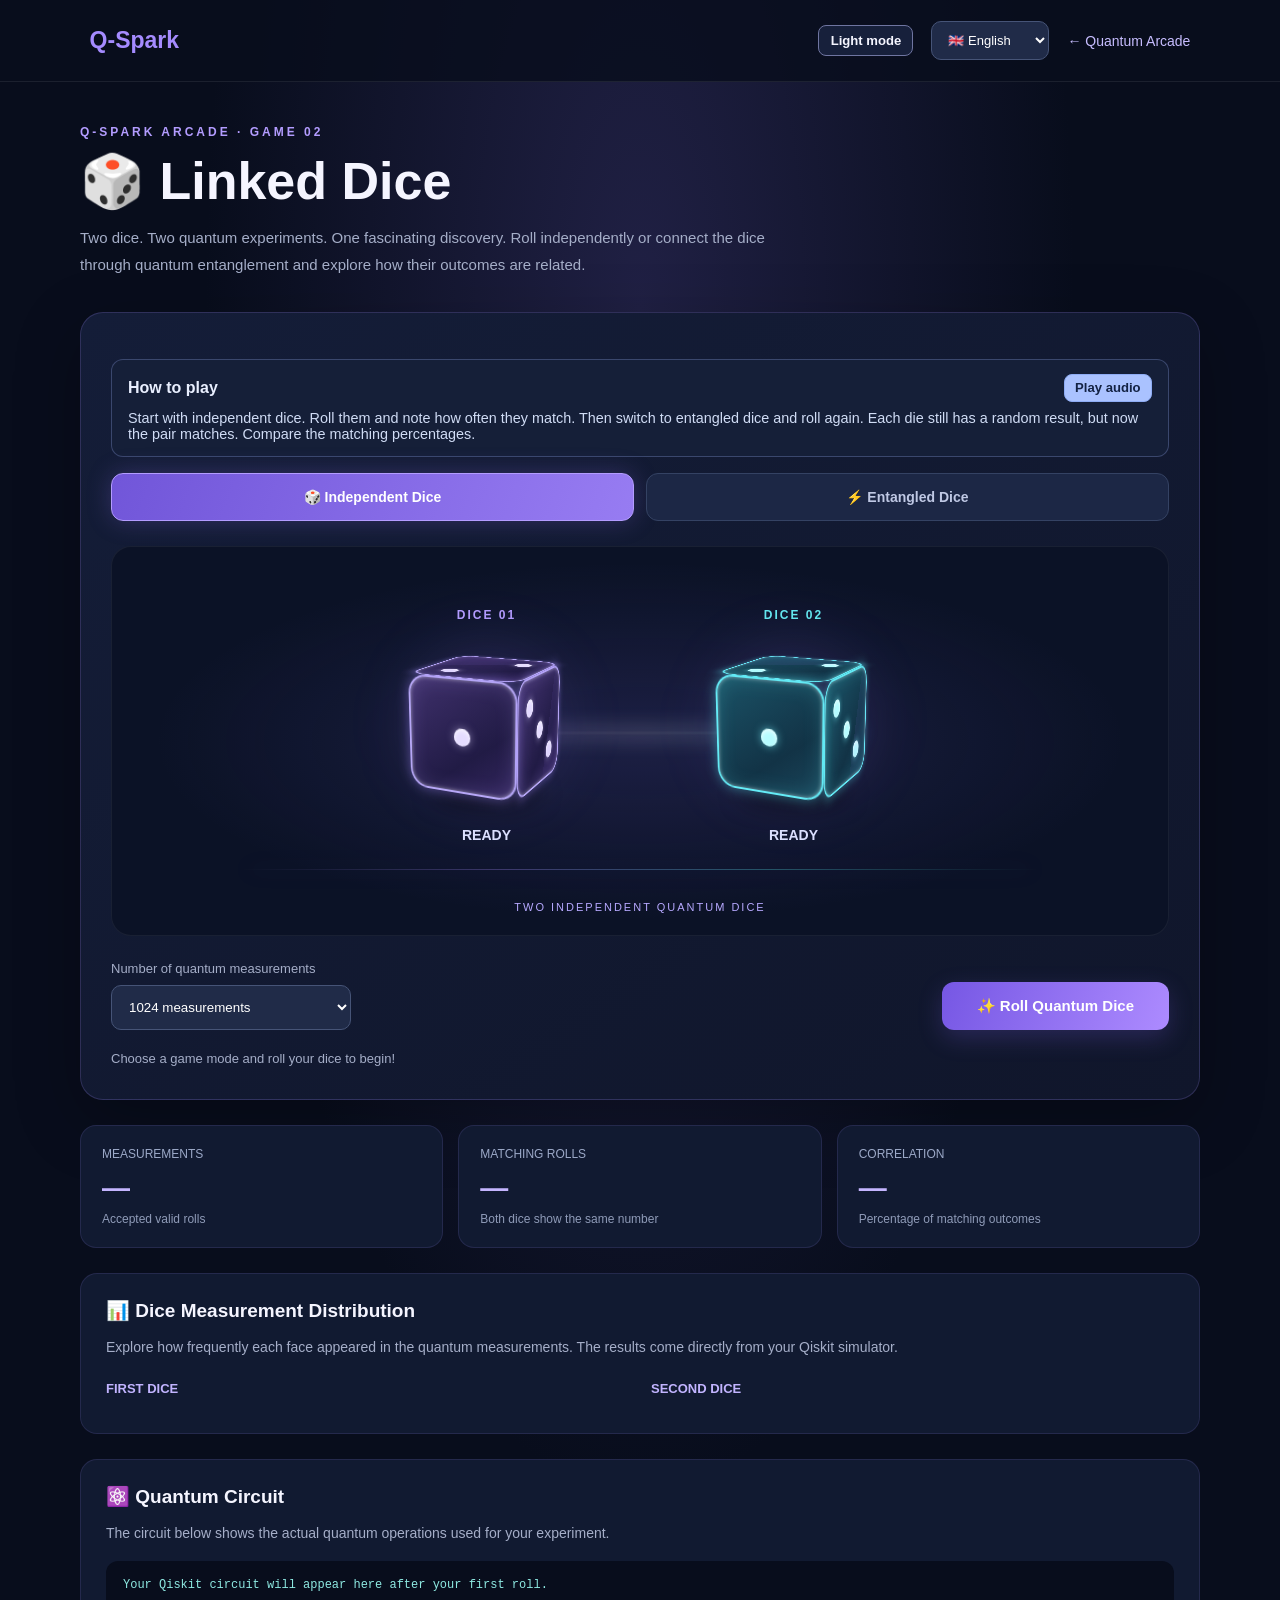
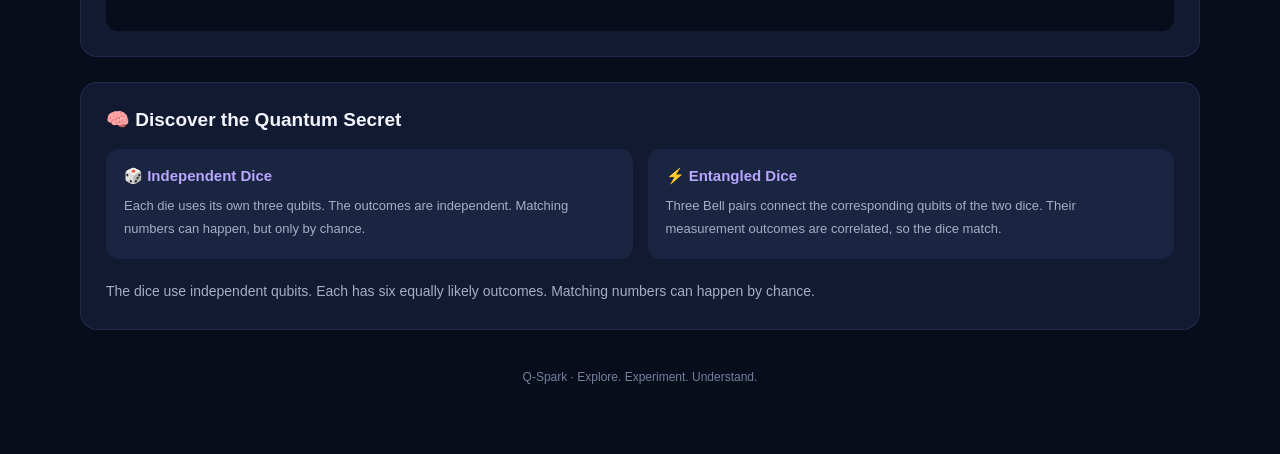
<file: frontend/linked-dice.html>
<!DOCTYPE html>
<html lang="en">
<head>
<meta charset="UTF-8">
<meta name="viewport" content="width=device-width, initial-scale=1.0">
<title>Linked Dice | Q-Spark Arcade</title>

<style>
*{margin:0;padding:0;box-sizing:border-box}

:root{
    --purple:#a58bff;
    --cyan:#55e5ed;
    --navy:#080d1c;
    --panel:#111a31;
    --muted:#a5aec8;
}

body{
    background:radial-gradient(ellipse at 50% 15%,#202044 0%,transparent 48%),#080d1c;
    color:#f5f5ff;
    font-family:"Segoe UI",sans-serif;
    min-height:100vh;
    overflow-x:hidden;
}

header{
    padding:21px 7%;
    display:flex;
    justify-content:space-between;
    align-items:center;
    gap:15px;
    flex-wrap:wrap;
    border-bottom:1px solid rgba(255,255,255,.08);
    background:rgba(8,13,28,.8);
}

.logo{font-size:23px;font-weight:800;color:#b6a5ff}

.header-right{
    display:flex;
    align-items:center;
    gap:18px;
    flex-wrap:wrap;
}

.back{color:#c7bdff;text-decoration:none;font-size:14px}

.language-select{
    padding:10px 12px;
    color:white;
    background:#202b48;
    border:1px solid #465477;
    border-radius:10px;
    font-size:13px;
    cursor:pointer;
}

.container{width:min(1120px,92%);margin:auto;padding:43px 0 70px}

.tag{
    color:#b39cff;
    font-size:12px;
    letter-spacing:3px;
    font-weight:800;
    text-transform:uppercase;
}

h1{font-size:clamp(34px,5vw,52px);margin:12px 0}

.subtitle{
    color:var(--muted);
    max-width:690px;
    line-height:1.8;
    font-size:15px;
}

.game-panel{
    margin-top:34px;
    padding:30px;
    background:linear-gradient(145deg,#141d38,#10162b);
    border:1px solid rgba(165,139,255,.2);
    border-radius:23px;
    box-shadow:0 20px 65px rgba(0,0,0,.25);
}

.mode-row{display:flex;gap:12px;flex-wrap:wrap}

.mode-button{
    flex:1;
    min-width:180px;
    padding:15px;
    background:#1c2745;
    color:#bfc8e4;
    border:1px solid #344263;
    border-radius:12px;
    cursor:pointer;
    font-weight:700;
    font-size:14px;
    transition:.25s;
}

.mode-button.active{
    color:white;
    background:linear-gradient(110deg,#7156d9,#977cf2);
    border-color:#b39cff;
    box-shadow:0 0 25px rgba(143,113,244,.25);
}

.mode-button:hover{transform:translateY(-2px)}

/* 3D DICE */

.game-stage{
    position:relative;
    min-height:390px;
    margin:25px 0;
    padding:35px 10px 65px;
    border-radius:20px;
    background:radial-gradient(ellipse at center,rgba(99,84,190,.2),transparent 65%),#0b1226;
    border:1px solid rgba(255,255,255,.06);
    display:flex;
    justify-content:center;
    align-items:center;
    gap:clamp(65px,15vw,175px);
    overflow:hidden;
    perspective:1000px;
}

.game-stage::before{
    content:"";
    position:absolute;
    width:75%;
    height:1px;
    left:12.5%;
    bottom:65px;
    background:linear-gradient(90deg,transparent,rgba(165,139,255,.3),rgba(85,229,237,.3),transparent);
    box-shadow:0 0 25px rgba(165,139,255,.25);
}

.dice-side{
    position:relative;
    z-index:2;
    text-align:center;
    display:flex;
    flex-direction:column;
    align-items:center;
}

.dice-label{
    font-size:12px;
    letter-spacing:2px;
    font-weight:800;
    margin-bottom:35px;
}

.dice-label.purple{color:#b39cff}
.dice-label.cyan{color:#63e7ef}

.dice-space{
    width:132px;
    height:132px;
    position:relative;
    perspective:700px;
    transform-style:preserve-3d;
}

.die-cube{
    width:112px;
    height:112px;
    position:absolute;
    top:10px;
    left:10px;
    transform-style:preserve-3d;
    transform:rotateX(-15deg) rotateY(-25deg);
    transition:transform .75s cubic-bezier(.2,.8,.2,1);
}

.die-face{
    position:absolute;
    width:112px;
    height:112px;
    border-radius:19px;
    display:grid;
    grid-template-columns:repeat(3,1fr);
    grid-template-rows:repeat(3,1fr);
    padding:16px;
    gap:5px;
    backface-visibility:hidden;
    border:2px solid rgba(190,174,255,.95);
    background:linear-gradient(145deg,#40316d,#211b45 65%,#33265e);
    box-shadow:inset 0 0 20px rgba(185,158,255,.2),inset 0 0 4px rgba(255,255,255,.5),0 0 13px rgba(165,139,255,.45);
}

.cyan-cube .die-face{
    border-color:rgba(105,245,255,.95);
    background:linear-gradient(145deg,#1b5367,#123346 65%,#1a465b);
    box-shadow:inset 0 0 20px rgba(85,229,237,.2),inset 0 0 4px rgba(255,255,255,.5),0 0 13px rgba(85,229,237,.45);
}

.die-face.front{transform:translateZ(56px)}
.die-face.back{transform:rotateY(180deg) translateZ(56px)}
.die-face.right{transform:rotateY(90deg) translateZ(56px)}
.die-face.left{transform:rotateY(-90deg) translateZ(56px)}
.die-face.top{transform:rotateX(90deg) translateZ(56px)}
.die-face.bottom{transform:rotateX(-90deg) translateZ(56px)}

.pip{
    width:17px;
    height:17px;
    border-radius:50%;
    background:#e5dcff;
    opacity:0;
    align-self:center;
    justify-self:center;
    box-shadow:inset 0 2px 4px rgba(255,255,255,.7),0 0 8px rgba(221,211,255,.5);
}

.cyan-cube .pip{
    background:#b7fcff;
    box-shadow:inset 0 2px 4px rgba(255,255,255,.7),0 0 8px rgba(125,247,255,.6);
}

.pip:nth-child(1){grid-area:1/1}
.pip:nth-child(2){grid-area:1/2}
.pip:nth-child(3){grid-area:1/3}
.pip:nth-child(4){grid-area:2/1}
.pip:nth-child(5){grid-area:2/2}
.pip:nth-child(6){grid-area:2/3}
.pip:nth-child(7){grid-area:3/1}
.pip:nth-child(8){grid-area:3/2}
.pip:nth-child(9){grid-area:3/3}

.die-face.face-1 .pip:nth-child(5){opacity:1}
.die-face.face-2 .pip:nth-child(3),
.die-face.face-2 .pip:nth-child(7){opacity:1}
.die-face.face-3 .pip:nth-child(1),
.die-face.face-3 .pip:nth-child(5),
.die-face.face-3 .pip:nth-child(9){opacity:1}
.die-face.face-4 .pip:nth-child(1),
.die-face.face-4 .pip:nth-child(3),
.die-face.face-4 .pip:nth-child(7),
.die-face.face-4 .pip:nth-child(9){opacity:1}
.die-face.face-5 .pip:nth-child(1),
.die-face.face-5 .pip:nth-child(3),
.die-face.face-5 .pip:nth-child(5),
.die-face.face-5 .pip:nth-child(7),
.die-face.face-5 .pip:nth-child(9){opacity:1}
.die-face.face-6 .pip:nth-child(1),
.die-face.face-6 .pip:nth-child(3),
.die-face.face-6 .pip:nth-child(4),
.die-face.face-6 .pip:nth-child(6),
.die-face.face-6 .pip:nth-child(7),
.die-face.face-6 .pip:nth-child(9){opacity:1}

.die-cube.rolling{animation:tumble 1.05s cubic-bezier(.25,.8,.3,1)}

@keyframes tumble{
    0%{transform:rotateX(-15deg) rotateY(-25deg) scale(1)}
    25%{transform:rotateX(160deg) rotateY(150deg) scale(1.18)}
    50%{transform:rotateX(340deg) rotateY(300deg) scale(.9)}
    75%{transform:rotateX(510deg) rotateY(510deg) scale(1.12)}
    100%{transform:rotateX(700deg) rotateY(690deg) scale(1)}
}

.dice-shadow{
    position:absolute;
    width:105px;
    height:20px;
    left:13px;
    bottom:-15px;
    border-radius:50%;
    background:rgba(0,0,0,.6);
    filter:blur(12px);
}

.cube-glow{
    position:absolute;
    width:155px;
    height:155px;
    left:-12px;
    top:-12px;
    border-radius:50%;
    background:rgba(155,127,255,.12);
    filter:blur(30px);
    z-index:-1;
}

.cyan-cube .cube-glow{background:rgba(85,229,237,.13)}

.dice-number{
    font-size:14px;
    margin-top:38px;
    color:#dce1ff;
    font-weight:700;
}

.energy{
    position:absolute;
    left:29%;
    right:29%;
    top:48%;
    height:3px;
    transform:translateY(-50%);
    background:linear-gradient(90deg,#a18aff,#fff,#55e5ed);
    box-shadow:0 0 12px #a18aff,0 0 28px #55e5ed;
    opacity:.12;
    transition:.5s;
}

.energy::after{
    content:"";
    position:absolute;
    inset:-7px 0;
    background:inherit;
    filter:blur(9px);
}

.energy.active{opacity:1;animation:pulse 1.4s infinite alternate}

@keyframes pulse{
    from{opacity:.55}
    to{opacity:1}
}

.connection-label{
    position:absolute;
    bottom:22px;
    left:0;
    right:0;
    text-align:center;
    font-size:11px;
    letter-spacing:2px;
    color:#b7a9ff;
}

/* CONTROLS AND RESULTS */

.controls{
    display:grid;
    grid-template-columns:1fr auto;
    gap:15px;
    align-items:end;
}

.shots-control label{
    display:block;
    color:var(--muted);
    font-size:13px;
    margin-bottom:9px;
}

select:not(.language-select){
    width:100%;
    max-width:240px;
    padding:13px;
    color:white;
    background:#202b48;
    border:1px solid #465477;
    border-radius:10px;
}

.roll-button{
    padding:15px 35px;
    border:0;
    border-radius:12px;
    color:white;
    font-weight:800;
    font-size:15px;
    cursor:pointer;
    background:linear-gradient(110deg,#7657e4,#ad8bff);
    box-shadow:0 8px 25px rgba(130,101,240,.22);
    transition:.25s;
}

.roll-button:hover{
    transform:translateY(-3px);
    box-shadow:0 12px 30px rgba(130,101,240,.35);
}

.roll-button:disabled{opacity:.6;cursor:wait;transform:none}

.status{margin-top:19px;color:var(--muted);font-size:13px;line-height:1.6}
.status.success{color:#72edbb}
.status.error{color:#ff8c9b}

.results{
    display:grid;
    grid-template-columns:repeat(3,1fr);
    gap:15px;
    margin-top:25px;
}

.result-card{
    background:#111a31;
    border:1px solid rgba(165,139,255,.13);
    border-radius:16px;
    padding:21px;
}

.result-card small{
    display:block;
    color:#9ca9c8;
    font-size:12px;
    margin-bottom:11px;
}

.result-card strong{color:#c5b5ff;font-size:28px}
.result-card p{color:#8f9bb8;font-size:12px;margin-top:8px}

.section{
    margin-top:25px;
    background:#111a31;
    border:1px solid rgba(165,139,255,.13);
    border-radius:17px;
    padding:25px;
}

.section h2{font-size:19px;margin-bottom:13px}
.section p{color:var(--muted);font-size:14px;line-height:1.8}

.distribution{
    display:grid;
    grid-template-columns:1fr 1fr;
    gap:22px;
    margin-top:20px;
}

.distribution h3{color:#c2b4ff;font-size:13px;margin-bottom:12px}
.distribution.cyan-title h3{color:#72eaf0}

.die-row{
    display:grid;
    grid-template-columns:20px 1fr 35px;
    gap:9px;
    align-items:center;
    margin:9px 0;
    font-size:12px;
    color:#aab5d0;
}

.mini-bar{height:8px;border-radius:10px;background:#26314d;overflow:hidden}
.mini-fill{
    height:100%;
    width:0;
    border-radius:10px;
    background:linear-gradient(90deg,#785be2,#b49cff);
    transition:width .5s;
}
.mini-fill.cyan-fill{background:linear-gradient(90deg,#299cae,#68eaf1)}

.circuit{
    margin-top:15px;
    background:#080d1c;
    color:#8ee9e2;
    border-radius:12px;
    padding:17px;
    overflow-x:auto;
    white-space:pre;
    font:12px Consolas,monospace;
    min-height:70px;
}

.learn-grid{
    display:grid;
    grid-template-columns:1fr 1fr;
    gap:15px;
    margin-top:18px;
}

.learn-card{padding:18px;border-radius:13px;background:#1a2541}
.learn-card h3{color:#b8a6ff;font-size:15px;margin-bottom:9px}
.learn-card p{font-size:13px}

.footer{text-align:center;color:#75809e;font-size:12px;margin-top:40px}

@media(max-width:700px){
    header{padding:18px 5%}
    .container{padding-top:30px}
    .game-panel{padding:18px}
    .game-stage{min-height:330px;gap:25px;padding-top:35px}
    .dice-space{width:100px;height:100px;transform:scale(.78);transform-origin:top center;margin-bottom:-25px}
    .dice-label{margin-bottom:22px}
    .dice-number{margin-top:25px}
    .die-face{border-radius:16px}
    .pip{width:14px;height:14px}
    .results{grid-template-columns:1fr}
    .controls{grid-template-columns:1fr}
    .roll-button{width:100%}
    .distribution,.learn-grid{grid-template-columns:1fr}
    .energy{left:25%;right:25%}
}
</style>
<link rel="stylesheet" href="theme.css">
<script src="theme.js"></script>
<link rel="stylesheet" href="narration/player.css">
</head>

<body>

<header>
    <a class="logo brand-home" href="index.html" aria-label="Q-Spark home">Q-Spark</a>

    <div class="header-right">
        <button type="button" class="theme-toggle">Light mode</button>
        <select class="language-select" id="languageSelect" aria-label="Choose language">
            <option value="en">🇬🇧 English</option>
            <option value="kn">🇮🇳 ಕನ್ನಡ</option>
            <option value="hi">🇮🇳 हिन्दी</option>
            <option value="te">🇮🇳 తెలుగు</option>
        </select>

        <a href="index.html#arcade" class="back" data-i18n="back" data-course-back>← Quantum Arcade</a>
    </div>
</header>

<main class="container">

    <div class="tag" data-i18n="tag">Q-Spark Arcade · Game 02</div>
    <h1 data-i18n="title">🎲 Linked Dice</h1>

    <p class="subtitle" data-i18n="subtitle">
        Two dice. Two quantum experiments. One fascinating discovery.
        Roll independently or connect the dice through quantum
        entanglement and explore how their outcomes are related.
    </p>

    <section class="game-panel">
    <section class="page-narration" data-narration-page="linked-dice" aria-labelledby="page-narration-title" hidden>
        <div class="narration-heading">
            <h3 id="page-narration-title"></h3>
            <button type="button" class="narration-toggle"></button>
        </div>
        <p class="narration-status" role="status"></p>
        <p class="narration-caption"></p>
        <audio preload="none"></audio>
    </section>

        <div class="mode-row">
            <button class="mode-button active" id="independentMode"
                onclick="setMode('independent')" data-i18n="independentMode">
                🎲 Independent Dice
            </button>

            <button class="mode-button" id="entangledMode"
                onclick="setMode('entangled')" data-i18n="entangledMode">
                ⚡ Entangled Dice
            </button>
        </div>

        <div class="game-stage">

            <div class="energy" id="energy"></div>

            <div class="dice-side">
                <div class="dice-label purple" data-i18n="diceOne">DICE 01</div>

                <div class="dice-space">
                    <div class="cube-glow"></div>
                    <div class="dice-shadow"></div>

                    <div class="die-cube" id="dieOne">
                        <div class="die-face front face-1"></div>
                        <div class="die-face back face-6"></div>
                        <div class="die-face right face-3"></div>
                        <div class="die-face left face-4"></div>
                        <div class="die-face top face-2"></div>
                        <div class="die-face bottom face-5"></div>
                    </div>
                </div>

                <div class="dice-number" id="numberOne">READY</div>
            </div>

            <div class="dice-side">
                <div class="dice-label cyan" data-i18n="diceTwo">DICE 02</div>

                <div class="dice-space">
                    <div class="cube-glow"></div>
                    <div class="dice-shadow"></div>

                    <div class="die-cube cyan-cube" id="dieTwo">
                        <div class="die-face front face-1"></div>
                        <div class="die-face back face-6"></div>
                        <div class="die-face right face-3"></div>
                        <div class="die-face left face-4"></div>
                        <div class="die-face top face-2"></div>
                        <div class="die-face bottom face-5"></div>
                    </div>
                </div>

                <div class="dice-number" id="numberTwo">READY</div>
            </div>

            <div class="connection-label" id="connectionLabel" data-i18n="independentLabel">
                TWO INDEPENDENT QUANTUM DICE
            </div>

        </div>

        <div class="controls">

            <div class="shots-control">
                <label for="shots" data-i18n="measurementsLabel">
                    Number of quantum measurements
                </label>

                <select id="shots">
                    <option value="256" data-i18n="shots256">256 measurements</option>
                    <option value="512" data-i18n="shots512">512 measurements</option>
                    <option value="1024" selected data-i18n="shots1024">1024 measurements</option>
                    <option value="2048" data-i18n="shots2048">2048 measurements</option>
                    <option value="4096" data-i18n="shots4096">4096 measurements</option>
                </select>
            </div>

            <button class="roll-button" id="rollButton"
                onclick="rollDice()" data-i18n="rollButton">
                ✨ Roll Quantum Dice
            </button>

        </div>

        <div class="status" id="status" data-i18n="readyStatus">
            Choose a game mode and roll your dice to begin!
        </div>

    </section>

    <section class="results">

        <div class="result-card">
            <small data-i18n="measurements">MEASUREMENTS</small>
            <strong id="totalShots">—</strong>
            <p data-i18n="acceptedRolls">Accepted valid rolls</p>
        </div>

        <div class="result-card">
            <small data-i18n="matchingRolls">MATCHING ROLLS</small>
            <strong id="matchingRollsValue">—</strong>
            <p data-i18n="sameNumber">Both dice show the same number</p>
        </div>

        <div class="result-card">
            <small data-i18n="correlation">CORRELATION</small>
            <strong id="matchingPercent">—</strong>
            <p data-i18n="matchingOutcomes">Percentage of matching outcomes</p>
        </div>

    </section>

    <section class="section">

        <h2 data-i18n="distributionTitle">📊 Dice Measurement Distribution</h2>

        <p data-i18n="distributionDescription">
            Explore how frequently each face appeared in the quantum
            measurements. The results come directly from your Qiskit
            simulator.
        </p>

        <div class="distribution">
            <div>
                <h3 data-i18n="firstDice">FIRST DICE</h3>
                <div id="firstDistribution"></div>
            </div>

            <div class="cyan-title">
                <h3 data-i18n="secondDice">SECOND DICE</h3>
                <div id="secondDistribution"></div>
            </div>
        </div>

    </section>

    <section class="section">

        <h2 data-i18n="circuitTitle">⚛️ Quantum Circuit</h2>

        <p data-i18n="circuitDescription">
            The circuit below shows the actual quantum operations
            used for your experiment.
        </p>

        <div class="circuit" id="circuit" data-i18n="circuitPlaceholder">
            Your Qiskit circuit will appear here after your first roll.
        </div>

    </section>

    <section class="section">

        <h2 data-i18n="learnTitle">🧠 Discover the Quantum Secret</h2>

        <div class="learn-grid">

            <div class="learn-card">
                <h3 data-i18n="independentLearnTitle">🎲 Independent Dice</h3>
                <p data-i18n="independentLearn">
                    Each die uses its own three qubits. The outcomes
                    are independent. Matching numbers can happen,
                    but only by chance.
                </p>
            </div>

            <div class="learn-card">
                <h3 data-i18n="entangledLearnTitle">⚡ Entangled Dice</h3>
                <p data-i18n="entangledLearn">
                    Three Bell pairs connect the corresponding
                    qubits of the two dice. Their measurement
                    outcomes are correlated, so the dice match.
                </p>
            </div>

        </div>

        <p id="learningExplanation" style="margin-top:20px;" data-i18n="initialLearning">
            Start with Independent Dice, then switch to Entangled
            Dice and compare the results.
        </p>

    </section>

    <div class="footer" data-i18n="footer">
        Q-Spark · Explore. Experiment. Understand.
    </div>

</main>

<script>
"use strict";

// =====================================
// TRANSLATIONS
// =====================================

const translations = {

en: {
    back:"← Back to Home",
    tag:"Q-Spark Arcade · Game 02",
    title:"🎲 Linked Dice",
    subtitle:"Two dice. Two quantum experiments. One fascinating discovery. Roll independently or connect the dice through quantum entanglement and explore how their outcomes are related.",
    independentMode:"🎲 Independent Dice",
    entangledMode:"⚡ Entangled Dice",
    diceOne:"DICE 01",
    diceTwo:"DICE 02",
    ready:"READY",
    result:"RESULT: ",
    independentLabel:"TWO INDEPENDENT QUANTUM DICE",
    entangledLabel:"QUANTUM ENTANGLEMENT ESTABLISHED",
    measurementsLabel:"Number of quantum measurements",
    shots256:"256 measurements",
    shots512:"512 measurements",
    shots1024:"1024 measurements",
    shots2048:"2048 measurements",
    shots4096:"4096 measurements",
    rollButton:"✨ Roll Quantum Dice",
    rollingButton:"⏳ Rolling Quantum Dice...",
    readyStatus:"Choose a game mode and roll your dice to begin!",
    building:"Building your quantum circuit and running Qiskit...",
    measurements:"MEASUREMENTS",
    acceptedRolls:"Accepted valid rolls",
    matchingRolls:"MATCHING ROLLS",
    sameNumber:"Both dice show the same number",
    correlation:"CORRELATION",
    matchingOutcomes:"Percentage of matching outcomes",
    distributionTitle:"📊 Dice Measurement Distribution",
    distributionDescription:"Explore how frequently each face appeared in the quantum measurements. The results come directly from your Qiskit simulator.",
    firstDice:"FIRST DICE",
    secondDice:"SECOND DICE",
    circuitTitle:"⚛️ Quantum Circuit",
    circuitDescription:"The circuit below shows the actual quantum operations used for your experiment.",
    circuitPlaceholder:"Your Qiskit circuit will appear here after your first roll.",
    learnTitle:"🧠 Discover the Quantum Secret",
    independentLearnTitle:"🎲 Independent Dice",
    independentLearn:"Each die uses its own three qubits. The outcomes are independent. Matching numbers can happen, but only by chance.",
    entangledLearnTitle:"⚡ Entangled Dice",
    entangledLearn:"Three Bell pairs connect the corresponding qubits of the two dice. Their measurement outcomes are correlated, so the dice match.",
    initialLearning:"Start with Independent Dice, then switch to Entangled Dice and compare the results.",
    independentSelected:"Independent mode selected. Ready for two separate rolls!",
    entangledSelected:"Entangled mode selected. Ready to connect your dice!",
    independentExplanation:"The dice use independent qubits. Each has six equally likely outcomes. Matching numbers can happen by chance.",
    entangledExplanation:"Three pairs of qubits are connected using CNOT gates. Their measurement outcomes are correlated, so both dice show the same valid face.",
    independentSuccess:"✓ Independent quantum experiment completed! Your dice show {first} and {second}. Matching results occur by chance.",
    entangledSuccess:"✓ Quantum entanglement experiment completed! Your dice show {first} and {second}. All accepted rolls were matching.",
    error:"Experiment error: {error}. Please check that your Flask backend is running.",
    invalidResults:"No valid dice outcomes were returned.",
    invalidFace:"The simulator returned an invalid dice result.",
    validRolls:"Accepted valid rolls",
    counts:"counts",
    footer:"Q-Spark · Explore. Experiment. Understand."
},

kn: {
    back:"← ಮುಖ್ಯ ಪುಟಕ್ಕೆ ಹಿಂತಿರುಗಿ",
    tag:"Q-Spark ಆರ್ಕೇಡ್ · ಆಟ 02",
    title:"🎲 ಸಂಪರ್ಕಿತ ದಾಳಗಳು",
    subtitle:"ಎರಡು ದಾಳಗಳು. ಎರಡು ಕ್ವಾಂಟಮ್ ಪ್ರಯೋಗಗಳು. ಒಂದು ಅದ್ಭುತ ಆವಿಷ್ಕಾರ. ಪ್ರತ್ಯೇಕವಾಗಿ ದಾಳಗಳನ್ನು ಉರುಳಿಸಿ ಅಥವಾ Quantum Entanglement ಮೂಲಕ ಅವುಗಳನ್ನು ಸಂಪರ್ಕಿಸಿ ಮತ್ತು ಅವುಗಳ ಫಲಿತಾಂಶಗಳ ಸಂಬಂಧವನ್ನು ಅನ್ವೇಷಿಸಿ.",
    independentMode:"🎲 ಸ್ವತಂತ್ರ ದಾಳಗಳು",
    entangledMode:"⚡ ಎಂಟ್ಯಾಂಗಲ್ ಮಾಡಿದ ದಾಳಗಳು",
    diceOne:"ದಾಳ 01",
    diceTwo:"ದಾಳ 02",
    ready:"ಸಿದ್ಧ",
    result:"ಫಲಿತಾಂಶ: ",
    independentLabel:"ಎರಡು ಸ್ವತಂತ್ರ ಕ್ವಾಂಟಮ್ ದಾಳಗಳು",
    entangledLabel:"ಕ್ವಾಂಟಮ್ ಎಂಟ್ಯಾಂಗಲ್‌ಮೆಂಟ್ ಸ್ಥಾಪಿಸಲಾಗಿದೆ",
    measurementsLabel:"ಕ್ವಾಂಟಮ್ ಮಾಪನಗಳ ಸಂಖ್ಯೆ",
    shots256:"256 ಮಾಪನಗಳು",
    shots512:"512 ಮಾಪನಗಳು",
    shots1024:"1024 ಮಾಪನಗಳು",
    shots2048:"2048 ಮಾಪನಗಳು",
    shots4096:"4096 ಮಾಪನಗಳು",
    rollButton:"✨ ಕ್ವಾಂಟಮ್ ದಾಳಗಳನ್ನು ಉರುಳಿಸಿ",
    rollingButton:"⏳ ಕ್ವಾಂಟಮ್ ದಾಳಗಳು ಉರುಳುತ್ತಿವೆ...",
    readyStatus:"ಆಟದ ವಿಧಾನವನ್ನು ಆಯ್ಕೆಮಾಡಿ ಮತ್ತು ದಾಳಗಳನ್ನು ಉರುಳಿಸಿ!",
    building:"ಕ್ವಾಂಟಮ್ ಸರ್ಕ್ಯೂಟ್ ನಿರ್ಮಿಸಿ Qiskit ಪ್ರಯೋಗ ನಡೆಸಲಾಗುತ್ತಿದೆ...",
    measurements:"ಮಾಪನಗಳು",
    acceptedRolls:"ಸ್ವೀಕರಿಸಿದ ಮಾನ್ಯ ಫಲಿತಾಂಶಗಳು",
    matchingRolls:"ಹೊಂದಾಣಿಕೆಯ ಫಲಿತಾಂಶಗಳು",
    sameNumber:"ಎರಡೂ ದಾಳಗಳಲ್ಲಿ ಒಂದೇ ಸಂಖ್ಯೆ ಕಾಣಿಸುತ್ತದೆ",
    correlation:"ಸಹಸಂಬಂಧ",
    matchingOutcomes:"ಹೊಂದಾಣಿಕೆಯ ಫಲಿತಾಂಶಗಳ ಶೇಕಡಾವಾರು",
    distributionTitle:"📊 ದಾಳಗಳ ಮಾಪನ ವಿತರಣೆ",
    distributionDescription:"ಕ್ವಾಂಟಮ್ ಮಾಪನಗಳಲ್ಲಿ ಪ್ರತಿ ಮುಖ ಎಷ್ಟು ಬಾರಿ ಕಾಣಿಸಿಕೊಂಡಿದೆ ಎಂಬುದನ್ನು ಅನ್ವೇಷಿಸಿ. ಫಲಿತಾಂಶಗಳು ನೇರವಾಗಿ Qiskit ಸಿಮ್ಯುಲೇಟರ್‌ನಿಂದ ಬರುತ್ತವೆ.",
    firstDice:"ಮೊದಲ ದಾಳ",
    secondDice:"ಎರಡನೇ ದಾಳ",
    circuitTitle:"⚛️ ಕ್ವಾಂಟಮ್ ಸರ್ಕ್ಯೂಟ್",
    circuitDescription:"ಕೆಳಗಿನ ಸರ್ಕ್ಯೂಟ್ ನಿಮ್ಮ ಪ್ರಯೋಗದಲ್ಲಿ ಬಳಸಿದ ನೈಜ ಕ್ವಾಂಟಮ್ ಕಾರ್ಯಾಚರಣೆಗಳನ್ನು ತೋರಿಸುತ್ತದೆ.",
    circuitPlaceholder:"ನಿಮ್ಮ ಮೊದಲ ಉರುಳಿಸುವಿಕೆಯ ನಂತರ Qiskit ಸರ್ಕ್ಯೂಟ್ ಇಲ್ಲಿ ಕಾಣಿಸುತ್ತದೆ.",
    learnTitle:"🧠 ಕ್ವಾಂಟಮ್ ರಹಸ್ಯವನ್ನು ತಿಳಿಯಿರಿ",
    independentLearnTitle:"🎲 ಸ್ವತಂತ್ರ ದಾಳಗಳು",
    independentLearn:"ಪ್ರತಿಯೊಂದು ದಾಳವು ತನ್ನದೇ ಆದ ಮೂರು Qubits ಅನ್ನು ಬಳಸುತ್ತದೆ. ಫಲಿತಾಂಶಗಳು ಸ್ವತಂತ್ರವಾಗಿರುತ್ತವೆ. ಒಂದೇ ಸಂಖ್ಯೆಗಳು ಬರಬಹುದು, ಆದರೆ ಅದು ಕೇವಲ ಆಕಸ್ಮಿಕವಾಗಿ.",
    entangledLearnTitle:"⚡ ಎಂಟ್ಯಾಂಗಲ್ ಮಾಡಿದ ದಾಳಗಳು",
    entangledLearn:"ಮೂರು Bell ಜೋಡಿಗಳು ಎರಡು ದಾಳಗಳ ಸಂಬಂಧಿತ Qubits ಗಳನ್ನು ಸಂಪರ್ಕಿಸುತ್ತವೆ. ಅವುಗಳ ಮಾಪನ ಫಲಿತಾಂಶಗಳು ಪರಸ್ಪರ ಸಂಬಂಧ ಹೊಂದಿರುವುದರಿಂದ ದಾಳಗಳಲ್ಲಿ ಒಂದೇ ಸಂಖ್ಯೆ ಬರುತ್ತದೆ.",
    initialLearning:"ಮೊದಲು ಸ್ವತಂತ್ರ ದಾಳಗಳನ್ನು ಪ್ರಯತ್ನಿಸಿ. ನಂತರ ಎಂಟ್ಯಾಂಗಲ್ ಮಾಡಿದ ದಾಳಗಳಿಗೆ ಬದಲಾಯಿಸಿ ಫಲಿತಾಂಶಗಳನ್ನು ಹೋಲಿಸಿ.",
    independentSelected:"ಸ್ವತಂತ್ರ ವಿಧಾನ ಆಯ್ಕೆಯಾಗಿದೆ. ಎರಡು ಪ್ರತ್ಯೇಕ ಉರುಳಿಸುವಿಕೆಗಳಿಗೆ ಸಿದ್ಧ!",
    entangledSelected:"ಎಂಟ್ಯಾಂಗಲ್ ವಿಧಾನ ಆಯ್ಕೆಯಾಗಿದೆ. ನಿಮ್ಮ ದಾಳಗಳನ್ನು ಸಂಪರ್ಕಿಸಲು ಸಿದ್ಧ!",
    independentExplanation:"ದಾಳಗಳು ಸ್ವತಂತ್ರ Qubits ಅನ್ನು ಬಳಸುತ್ತವೆ. ಪ್ರತಿಯೊಂದಕ್ಕೂ ಆರು ಸಮಾನ ಸಂಭವನೀಯ ಫಲಿತಾಂಶಗಳಿವೆ. ಒಂದೇ ಸಂಖ್ಯೆಗಳು ಆಕಸ್ಮಿಕವಾಗಿ ಬರಬಹುದು.",
    entangledExplanation:"ಮೂರು ಜೋಡಿ Qubits ಗಳನ್ನು CNOT ಗೇಟ್‌ಗಳ ಮೂಲಕ ಸಂಪರ್ಕಿಸಲಾಗಿದೆ. ಅವುಗಳ ಮಾಪನ ಫಲಿತಾಂಶಗಳು ಪರಸ್ಪರ ಸಂಬಂಧ ಹೊಂದಿವೆ, ಆದ್ದರಿಂದ ಎರಡೂ ದಾಳಗಳಲ್ಲಿ ಒಂದೇ ಮಾನ್ಯ ಸಂಖ್ಯೆ ಬರುತ್ತದೆ.",
    independentSuccess:"✓ ಸ್ವತಂತ್ರ ಕ್ವಾಂಟಮ್ ಪ್ರಯೋಗ ಪೂರ್ಣಗೊಂಡಿದೆ! ನಿಮ್ಮ ದಾಳಗಳಲ್ಲಿ {first} ಮತ್ತು {second} ಬಂದಿದೆ. ಹೊಂದಾಣಿಕೆಯ ಫಲಿತಾಂಶಗಳು ಆಕಸ್ಮಿಕವಾಗಿ ಸಂಭವಿಸುತ್ತವೆ.",
    entangledSuccess:"✓ ಕ್ವಾಂಟಮ್ ಎಂಟ್ಯಾಂಗಲ್‌ಮೆಂಟ್ ಪ್ರಯೋಗ ಪೂರ್ಣಗೊಂಡಿದೆ! ನಿಮ್ಮ ದಾಳಗಳಲ್ಲಿ {first} ಮತ್ತು {second} ಬಂದಿದೆ. ಸ್ವೀಕರಿಸಿದ ಎಲ್ಲಾ ಫಲಿತಾಂಶಗಳು ಹೊಂದಾಣಿಕೆಯಾಗಿವೆ.",
    error:"ಪ್ರಯೋಗದ ದೋಷ: {error}. ನಿಮ್ಮ Flask backend ಚಾಲನೆಯಲ್ಲಿದೆಯೇ ಎಂದು ಪರಿಶೀಲಿಸಿ.",
    invalidResults:"ಮಾನ್ಯ ದಾಳ ಫಲಿತಾಂಶಗಳು ದೊರೆಯಲಿಲ್ಲ.",
    invalidFace:"ಸಿಮ್ಯುಲೇಟರ್ ಅಮಾನ್ಯ ದಾಳ ಫಲಿತಾಂಶವನ್ನು ನೀಡಿದೆ.",
    validRolls:"ಸ್ವೀಕರಿಸಿದ ಮಾನ್ಯ ಫಲಿತಾಂಶಗಳು",
    counts:"ಎಣಿಕೆಗಳು",
    footer:"Q-Spark · ಅನ್ವೇಷಿಸಿ. ಪ್ರಯೋಗಿಸಿ. ಅರ್ಥಮಾಡಿಕೊಳ್ಳಿ."
},

hi: {
    back:"← होम पेज पर वापस जाएँ",
    tag:"Q-Spark आर्केड · गेम 02",
    title:"🎲 लिंक्ड डाइस",
    subtitle:"दो पासे। दो क्वांटम प्रयोग। एक अद्भुत खोज। पासों को स्वतंत्र रूप से फेंकें या Quantum Entanglement के माध्यम से जोड़ें और जानें कि उनके परिणाम आपस में कैसे संबंधित हैं।",
    independentMode:"🎲 स्वतंत्र पासे",
    entangledMode:"⚡ एंटैंगल्ड पासे",
    diceOne:"पासा 01",
    diceTwo:"पासा 02",
    ready:"तैयार",
    result:"परिणाम: ",
    independentLabel:"दो स्वतंत्र क्वांटम पासे",
    entangledLabel:"क्वांटम एंटैंगलमेंट स्थापित",
    measurementsLabel:"क्वांटम मापों की संख्या",
    shots256:"256 माप",
    shots512:"512 माप",
    shots1024:"1024 माप",
    shots2048:"2048 माप",
    shots4096:"4096 माप",
    rollButton:"✨ क्वांटम पासे फेंकें",
    rollingButton:"⏳ क्वांटम पासे फेंके जा रहे हैं...",
    readyStatus:"शुरू करने के लिए गेम मोड चुनें और पासे फेंकें!",
    building:"क्वांटम सर्किट बनाया जा रहा है और Qiskit चल रहा है...",
    measurements:"माप",
    acceptedRolls:"स्वीकृत वैध परिणाम",
    matchingRolls:"मिलते-जुलते परिणाम",
    sameNumber:"दोनों पासों पर एक ही संख्या आती है",
    correlation:"सहसंबंध",
    matchingOutcomes:"मेल खाने वाले परिणामों का प्रतिशत",
    distributionTitle:"📊 पासों के मापन का वितरण",
    distributionDescription:"जानें कि क्वांटम मापों में प्रत्येक अंक कितनी बार आया। परिणाम सीधे आपके Qiskit सिम्युलेटर से प्राप्त होते हैं।",
    firstDice:"पहला पासा",
    secondDice:"दूसरा पासा",
    circuitTitle:"⚛️ क्वांटम सर्किट",
    circuitDescription:"नीचे दिया गया सर्किट आपके प्रयोग में उपयोग किए गए वास्तविक क्वांटम ऑपरेशन दिखाता है।",
    circuitPlaceholder:"आपका पहला रोल पूरा होने के बाद Qiskit सर्किट यहाँ दिखाई देगा।",
    learnTitle:"🧠 क्वांटम रहस्य जानें",
    independentLearnTitle:"🎲 स्वतंत्र पासे",
    independentLearn:"प्रत्येक पासा अपने तीन Qubits का उपयोग करता है। परिणाम स्वतंत्र होते हैं। एक जैसे अंक आ सकते हैं, लेकिन केवल संयोग से।",
    entangledLearnTitle:"⚡ एंटैंगल्ड पासे",
    entangledLearn:"तीन Bell जोड़े दोनों पासों के संबंधित Qubits को जोड़ते हैं। उनके मापन परिणाम आपस में संबंधित होते हैं, इसलिए दोनों पासों पर एक ही अंक आता है।",
    initialLearning:"पहले स्वतंत्र पासों से शुरुआत करें। फिर एंटैंगल्ड पासों पर जाएँ और परिणामों की तुलना करें।",
    independentSelected:"स्वतंत्र मोड चुना गया। दो अलग-अलग रोल के लिए तैयार!",
    entangledSelected:"एंटैंगल्ड मोड चुना गया। अपने पासों को जोड़ने के लिए तैयार!",
    independentExplanation:"पासे स्वतंत्र Qubits का उपयोग करते हैं। प्रत्येक के छह समान रूप से संभावित परिणाम होते हैं। एक जैसे अंक संयोग से आ सकते हैं।",
    entangledExplanation:"तीन जोड़ी Qubits को CNOT गेट्स से जोड़ा गया है। उनके मापन परिणाम संबंधित होते हैं, इसलिए दोनों पासों पर समान वैध अंक आता है।",
    independentSuccess:"✓ स्वतंत्र क्वांटम प्रयोग पूरा हुआ! आपके पासों पर {first} और {second} आया। समान परिणाम संयोग से आते हैं।",
    entangledSuccess:"✓ क्वांटम एंटैंगलमेंट प्रयोग पूरा हुआ! आपके पासों पर {first} और {second} आया। सभी स्वीकृत परिणाम एक जैसे थे।",
    error:"प्रयोग में त्रुटि: {error}। कृपया जाँचें कि आपका Flask backend चल रहा है या नहीं।",
    invalidResults:"कोई वैध पासा परिणाम प्राप्त नहीं हुआ।",
    invalidFace:"सिम्युलेटर ने पासे का अमान्य परिणाम दिया।",
    validRolls:"स्वीकृत वैध परिणाम",
    counts:"गणनाएँ",
    footer:"Q-Spark · खोजें। प्रयोग करें। समझें।"
},

te: {
    back:"← హోమ్ పేజీకి తిరిగి వెళ్ళండి",
    tag:"Q-Spark ఆర్కేడ్ · గేమ్ 02",
    title:"🎲 లింక్డ్ డైస్",
    subtitle:"రెండు పాచికలు. రెండు క్వాంటమ్ ప్రయోగాలు. ఒక అద్భుతమైన ఆవిష్కరణ. పాచికలను విడివిడిగా వేయండి లేదా Quantum Entanglement ద్వారా అనుసంధానించి వాటి ఫలితాల మధ్య సంబంధాన్ని అన్వేషించండి.",
    independentMode:"🎲 స్వతంత్ర పాచికలు",
    entangledMode:"⚡ ఎంటాంగిల్డ్ పాచికలు",
    diceOne:"పాచిక 01",
    diceTwo:"పాచిక 02",
    ready:"సిద్ధం",
    result:"ఫలితం: ",
    independentLabel:"రెండు స్వతంత్ర క్వాంటమ్ పాచికలు",
    entangledLabel:"క్వాంటమ్ ఎంటాంగిల్‌మెంట్ ఏర్పడింది",
    measurementsLabel:"క్వాంటమ్ కొలతల సంఖ్య",
    shots256:"256 కొలతలు",
    shots512:"512 కొలతలు",
    shots1024:"1024 కొలతలు",
    shots2048:"2048 కొలతలు",
    shots4096:"4096 కొలతలు",
    rollButton:"✨ క్వాంటమ్ పాచికలను వేయండి",
    rollingButton:"⏳ క్వాంటమ్ పాచికలు వేయబడుతున్నాయి...",
    readyStatus:"ప్రారంభించడానికి గేమ్ మోడ్ ఎంచుకుని పాచికలను వేయండి!",
    building:"క్వాంటమ్ సర్క్యూట్ నిర్మించి Qiskit ప్రయోగం నడుస్తోంది...",
    measurements:"కొలతలు",
    acceptedRolls:"అంగీకరించిన సరైన ఫలితాలు",
    matchingRolls:"సరిపోలిన ఫలితాలు",
    sameNumber:"రెండు పాచికలపై ఒకే సంఖ్య కనిపిస్తుంది",
    correlation:"సహసంబంధం",
    matchingOutcomes:"సరిపోలిన ఫలితాల శాతం",
    distributionTitle:"📊 పాచికల కొలతల పంపిణీ",
    distributionDescription:"క్వాంటమ్ కొలతల్లో ప్రతి ముఖం ఎన్నిసార్లు వచ్చిందో అన్వేషించండి. ఫలితాలు నేరుగా మీ Qiskit సిమ్యులేటర్ నుండి వస్తాయి.",
    firstDice:"మొదటి పాచిక",
    secondDice:"రెండవ పాచిక",
    circuitTitle:"⚛️ క్వాంటమ్ సర్క్యూట్",
    circuitDescription:"క్రింది సర్క్యూట్ మీ ప్రయోగంలో ఉపయోగించిన నిజమైన క్వాంటమ్ చర్యలను చూపిస్తుంది.",
    circuitPlaceholder:"మీ మొదటి రోల్ తర్వాత Qiskit సర్క్యూట్ ఇక్కడ కనిపిస్తుంది.",
    learnTitle:"🧠 క్వాంటమ్ రహస్యాన్ని తెలుసుకోండి",
    independentLearnTitle:"🎲 స్వతంత్ర పాచికలు",
    independentLearn:"ప్రతి పాచిక తన సొంత మూడు Qubits ను ఉపయోగిస్తుంది. ఫలితాలు స్వతంత్రంగా ఉంటాయి. ఒకే సంఖ్యలు రావచ్చు, కానీ అది యాదృచ్ఛికంగా మాత్రమే.",
    entangledLearnTitle:"⚡ ఎంటాంగిల్డ్ పాచికలు",
    entangledLearn:"మూడు Bell జంటలు రెండు పాచికల సంబంధిత Qubits ను అనుసంధానిస్తాయి. వాటి కొలత ఫలితాలు పరస్పరం సంబంధం కలిగి ఉంటాయి, కాబట్టి రెండు పాచికలపై ఒకే సంఖ్య వస్తుంది.",
    initialLearning:"మొదట స్వతంత్ర పాచికలతో ప్రారంభించండి. తరువాత ఎంటాంగిల్డ్ పాచికలకు మారి ఫలితాలను పోల్చండి.",
    independentSelected:"స్వతంత్ర మోడ్ ఎంచుకోబడింది. రెండు వేర్వేరు రోల్స్‌కు సిద్ధం!",
    entangledSelected:"ఎంటాంగిల్డ్ మోడ్ ఎంచుకోబడింది. మీ పాచికలను అనుసంధానించడానికి సిద్ధం!",
    independentExplanation:"పాచికలు స్వతంత్ర Qubits ను ఉపయోగిస్తాయి. ప్రతి పాచికకు సమాన అవకాశంతో ఆరు ఫలితాలు ఉంటాయి. ఒకే సంఖ్యలు యాదృచ్ఛికంగా రావచ్చు.",
    entangledExplanation:"మూడు జతల Qubits CNOT గేట్ల ద్వారా అనుసంధానించబడ్డాయి. వాటి కొలత ఫలితాలు పరస్పరం సంబంధం కలిగి ఉంటాయి, కాబట్టి రెండు పాచికలపై ఒకే సరైన సంఖ్య వస్తుంది.",
    independentSuccess:"✓ స్వతంత్ర క్వాంటమ్ ప్రయోగం పూర్తయింది! మీ పాచికలపై {first} మరియు {second} వచ్చాయి. సరిపోలిన ఫలితాలు యాదృచ్ఛికంగా వస్తాయి.",
    entangledSuccess:"✓ క్వాంటమ్ ఎంటాంగిల్‌మెంట్ ప్రయోగం పూర్తయింది! మీ పాచికలపై {first} మరియు {second} వచ్చాయి. అంగీకరించిన అన్ని ఫలితాలు సరిపోలాయి.",
    error:"ప్రయోగంలో లోపం: {error}. మీ Flask backend నడుస్తోందో లేదో తనిఖీ చేయండి.",
    invalidResults:"సరైన పాచికల ఫలితాలు తిరిగి రాలేదు.",
    invalidFace:"సిమ్యులేటర్ చెల్లని పాచిక ఫలితాన్ని ఇచ్చింది.",
    validRolls:"అంగీకరించిన సరైన ఫలితాలు",
    counts:"లెక్కలు",
    footer:"Q-Spark · అన్వేషించండి. ప్రయోగించండి. అర్థం చేసుకోండి."
}

};

// =====================================
// LANGUAGE MANAGEMENT
// =====================================

const LANGUAGE_KEY = "qubitquestLanguage";
const languageSelect = document.getElementById("languageSelect");

let currentLanguage = localStorage.getItem(LANGUAGE_KEY) || "en";

if (!translations[currentLanguage]) {
    currentLanguage = "en";
}

let currentMode = "independent";
let isRolling = false;
let lastResult = null;

function t(key, values = {}) {
    let message =
        translations[currentLanguage][key] ||
        translations.en[key] ||
        key;

    Object.keys(values).forEach(function(placeholder) {
        message = message.replaceAll(
            "{" + placeholder + "}",
            String(values[placeholder])
        );
    });

    return message;
}

// =====================================
// APPLY TRANSLATIONS
// =====================================

function applyLanguage() {

    document.documentElement.lang = currentLanguage;
    languageSelect.value = currentLanguage;

    document.querySelectorAll("[data-i18n]").forEach(function(element) {

        const key = element.getAttribute("data-i18n");

        if (translations[currentLanguage][key] !== undefined) {
            element.textContent = t(key);
        }
    });

    updateModeDisplay();

    if (lastResult) {
        showExperimentResult(lastResult);
    }

    const button = document.getElementById("rollButton");

    button.textContent = isRolling
        ? t("rollingButton")
        : t("rollButton");
}

languageSelect.addEventListener("change", function() {

    const selectedLanguage = this.value;

    if (!translations[selectedLanguage]) {
        return;
    }

    currentLanguage = selectedLanguage;

    localStorage.setItem(LANGUAGE_KEY, currentLanguage);

    applyLanguage();
});

// =====================================
// DICE FACE CREATION
// =====================================

function buildDiceFaces() {

    document.querySelectorAll(".die-face").forEach(function(face) {

        face.innerHTML = "";

        for (let i = 0; i < 9; i++) {
            const dot = document.createElement("span");
            dot.className = "pip";
            face.appendChild(dot);
        }
    });
}

buildDiceFaces();

const faceRotations = {
    1:"rotateX(0deg) rotateY(0deg)",
    2:"rotateX(-90deg) rotateY(0deg)",
    3:"rotateX(0deg) rotateY(-90deg)",
    4:"rotateX(0deg) rotateY(90deg)",
    5:"rotateX(90deg) rotateY(0deg)",
    6:"rotateX(0deg) rotateY(180deg)"
};

function setCubeFace(elementId, face) {

    const cube = document.getElementById(elementId);

    cube.classList.remove("rolling");
    cube.style.transform = faceRotations[face];
}

// =====================================
// MODE DISPLAY
// =====================================

function updateModeDisplay() {

    document.getElementById("independentMode")
        .classList.toggle("active", currentMode === "independent");

    document.getElementById("entangledMode")
        .classList.toggle("active", currentMode === "entangled");

    const energy = document.getElementById("energy");

    const label = document.getElementById("connectionLabel");

    if (currentMode === "entangled") {

        energy.classList.add("active");
        label.textContent = t("entangledLabel");

        document.getElementById("learningExplanation").textContent =
            t("entangledExplanation");

    } else {

        energy.classList.remove("active");
        label.textContent = t("independentLabel");

        document.getElementById("learningExplanation").textContent =
            t("independentExplanation");
    }
}

function setMode(mode) {

    if (isRolling) return;

    currentMode = mode;
    lastResult = null;

    updateModeDisplay();

    const status = document.getElementById("status");

    status.className = "status";

    status.textContent = mode === "entangled"
        ? t("entangledSelected")
        : t("independentSelected");
}

// =====================================
// DISTRIBUTION DISPLAY
// =====================================

function createDistribution(elementId, counts, colorClass) {

    const container = document.getElementById(elementId);

    container.innerHTML = "";

    const values = Object.values(counts).map(Number);

    const maxValue = Math.max(...values, 1);

    for (let face = 1; face <= 6; face++) {

        const count = Number(counts[String(face)] || 0);

        const width = (count / maxValue) * 100;

        const row = document.createElement("div");
        row.className = "die-row";

        const faceLabel = document.createElement("span");
        faceLabel.textContent = face;

        const bar = document.createElement("div");
        bar.className = "mini-bar";

        const fill = document.createElement("div");
        fill.className = "mini-fill " + colorClass;
        fill.style.width = width + "%";

        bar.appendChild(fill);

        const countLabel = document.createElement("span");
        countLabel.textContent = count;

        row.append(faceLabel, bar, countLabel);

        container.appendChild(row);
    }
}

// =====================================
// ANIMATION
// =====================================

function animateDice() {

    const dieOne = document.getElementById("dieOne");
    const dieTwo = document.getElementById("dieTwo");

    dieOne.classList.remove("rolling");
    dieTwo.classList.remove("rolling");

    void dieOne.offsetWidth;

    dieOne.classList.add("rolling");
    dieTwo.classList.add("rolling");
}

// =====================================
// SHOW EXPERIMENT RESULT
// =====================================

function showExperimentResult(result) {

    const data = result.data;

    const first = result.first;
    const second = result.second;

    document.getElementById("numberOne").textContent =
        t("result") + first;

    document.getElementById("numberTwo").textContent =
        t("result") + second;

    document.getElementById("totalShots").textContent =
        Number(data.accepted_shots).toLocaleString();

    document.getElementById("matchingRollsValue").textContent =
        Number(data.matching_rolls).toLocaleString();

    document.getElementById("matchingPercent").textContent =
        data.matching_percentage + "%";

    createDistribution(
        "firstDistribution",
        data.dice.die_one,
        ""
    );

    createDistribution(
        "secondDistribution",
        data.dice.die_two,
        "cyan-fill"
    );

    document.getElementById("circuit").textContent =
        data.circuit;

    const status = document.getElementById("status");

    status.className = "status success";

    if (result.mode === "entangled") {

        status.textContent = t("entangledSuccess", {
            first:first,
            second:second
        });

    } else {

        status.textContent = t("independentSuccess", {
            first:first,
            second:second
        });
    }
}

// =====================================
// RUN QUANTUM DICE EXPERIMENT
// =====================================

async function rollDice() {

    if (isRolling) return;

    isRolling = true;

    const button = document.getElementById("rollButton");

    const status = document.getElementById("status");

    const shots = Number(document.getElementById("shots").value);

    const modeAtStart = currentMode;

    button.disabled = true;
    button.textContent = t("rollingButton");

    status.className = "status";
    status.textContent = t("building");

    animateDice();

    try {

        const response = await fetch(
            "/run-linked-dice",
            {
                method:"POST",
                headers:{
                    "Content-Type":"application/json"
                },
                body:JSON.stringify({
                    mode:modeAtStart,
                    shots:shots
                })
            }
        );

        const data = await response.json();

        if (!response.ok) {
            throw new Error(data.error || "Quantum experiment failed.");
        }

        const pairEntries = Object.entries(data.pair_counts || {});

        if (pairEntries.length === 0) {
            throw new Error(t("invalidResults"));
        }

        // Select a result that was actually measured by Qiskit.
        const selectedPair = pairEntries[
            Math.floor(Math.random() * pairEntries.length)
        ][0];

        const parts = selectedPair.split("-").map(Number);

        const first = parts[0];
        const second = parts[1];

        if (
            !Number.isInteger(first) ||
            !Number.isInteger(second) ||
            first < 1 || first > 6 ||
            second < 1 || second > 6
        ) {
            throw new Error(t("invalidFace"));
        }

        await new Promise(resolve => setTimeout(resolve, 1100));

        setCubeFace("dieOne", first);
        setCubeFace("dieTwo", second);

        lastResult = {
            data:data,
            first:first,
            second:second,
            mode:modeAtStart
        };

        showExperimentResult(lastResult);

    } catch (error) {

        status.className = "status error";

        status.textContent = t("error", {
            error:error.message
        });

    } finally {

        isRolling = false;

        button.disabled = false;
        button.textContent = t("rollButton");
    }
}

// =====================================
// INITIALIZE PAGE
// =====================================

applyLanguage();
updateModeDisplay();

</script>

<script src="lesson-nav.js"></script>
<script src="narration/scripts.js"></script>
<script src="narration/player.js"></script>
</body>
</html>
</file>
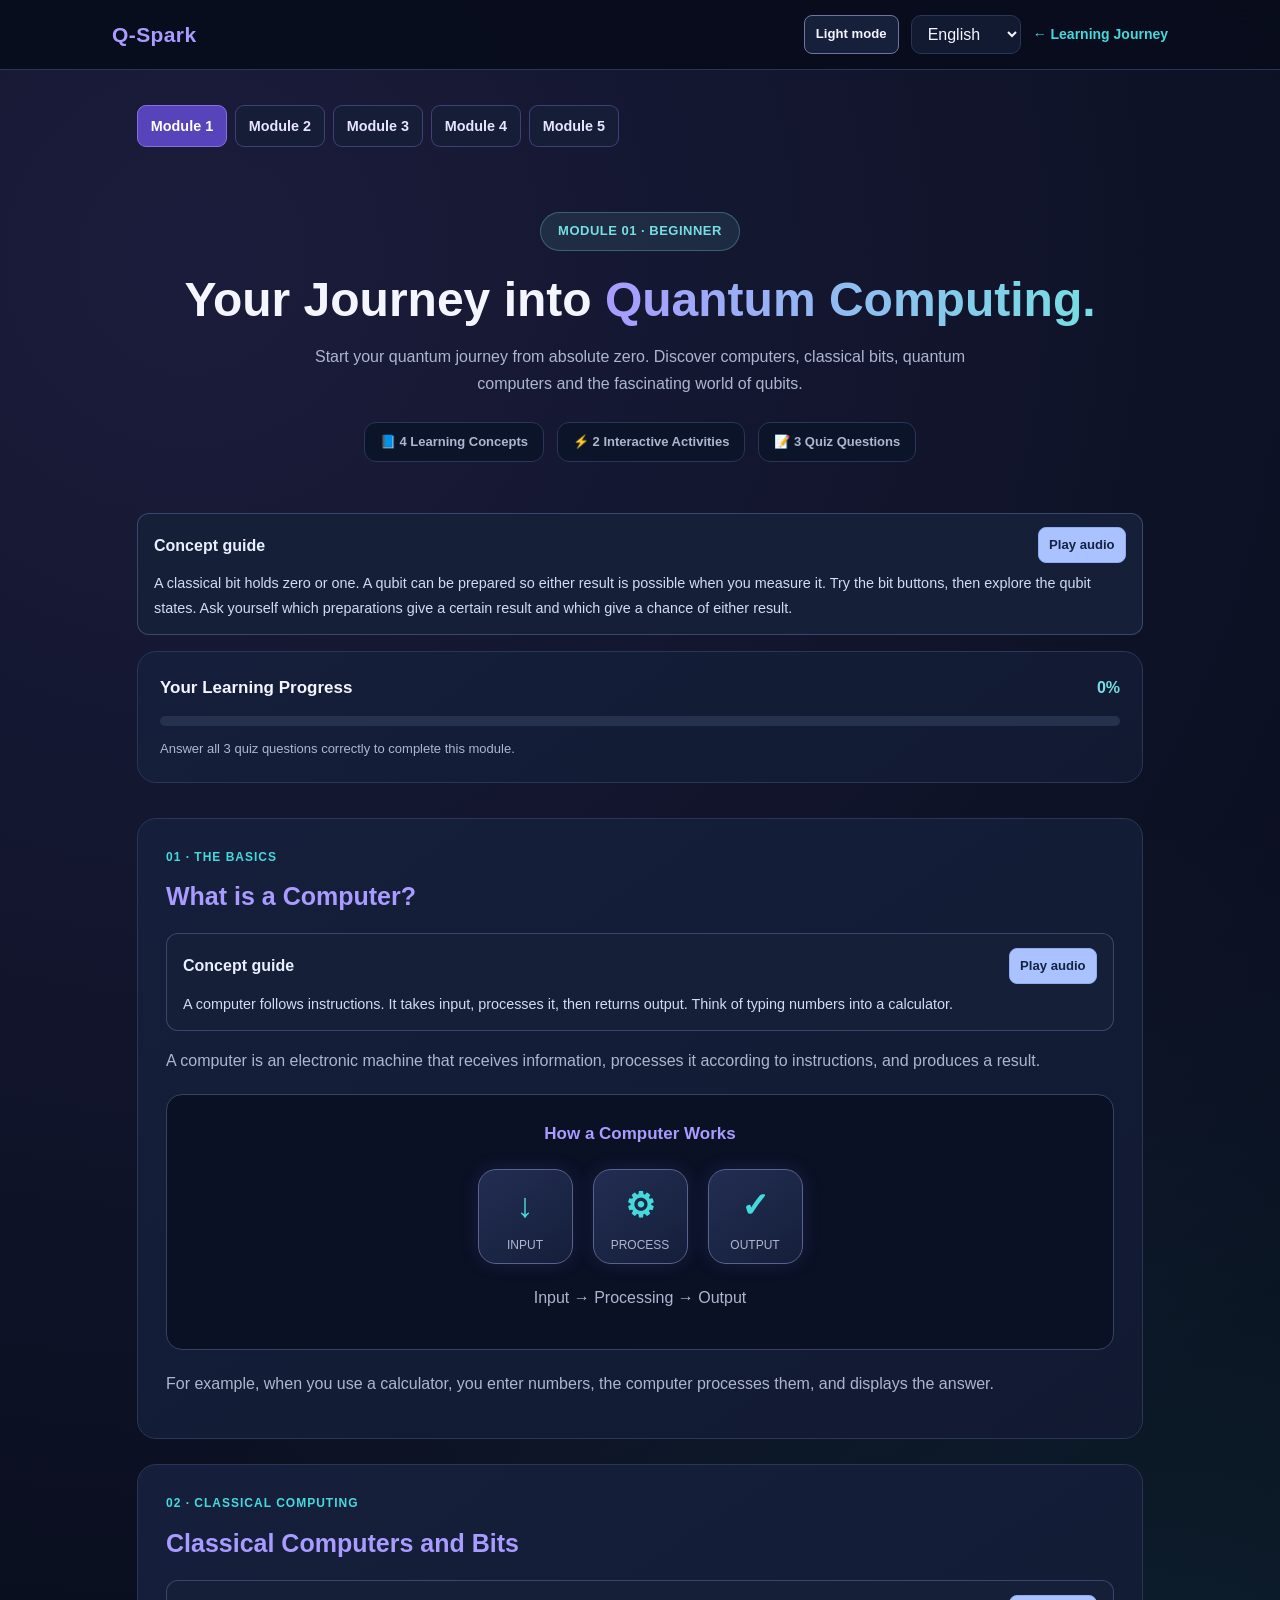
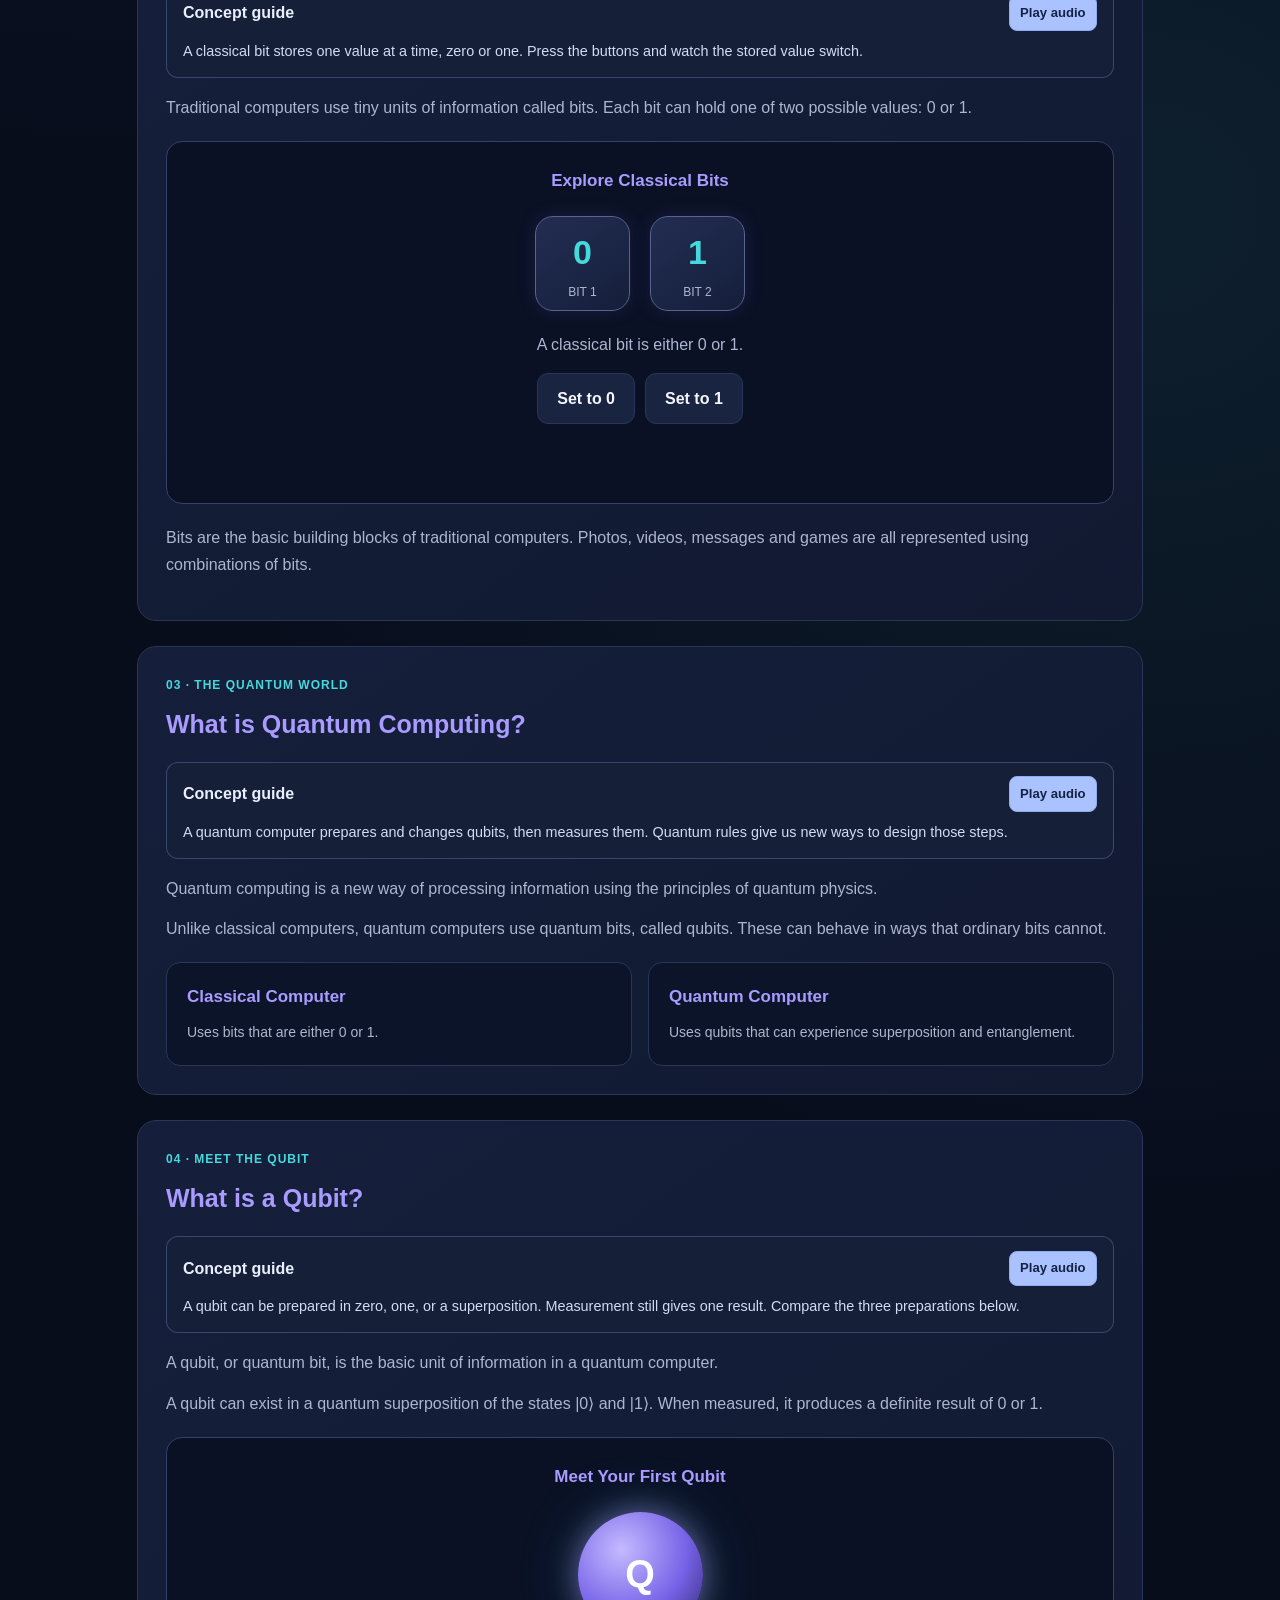
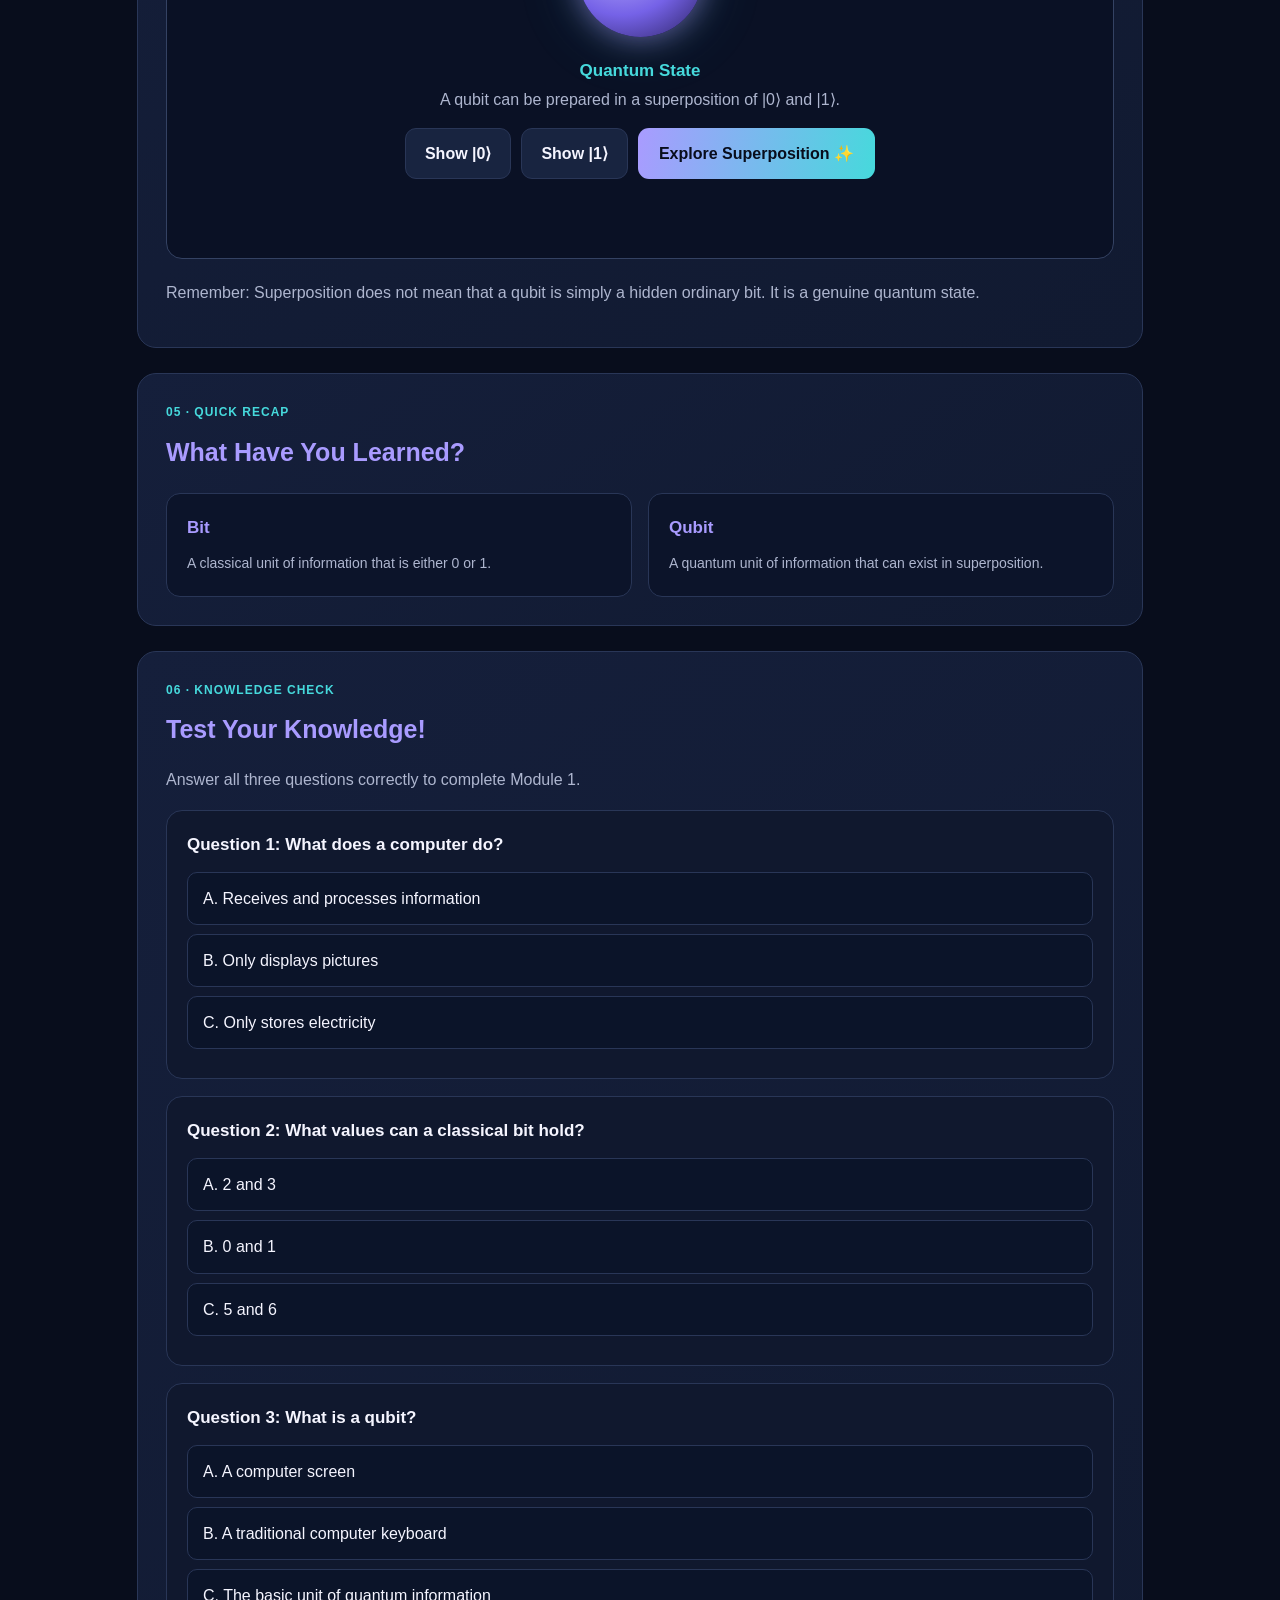
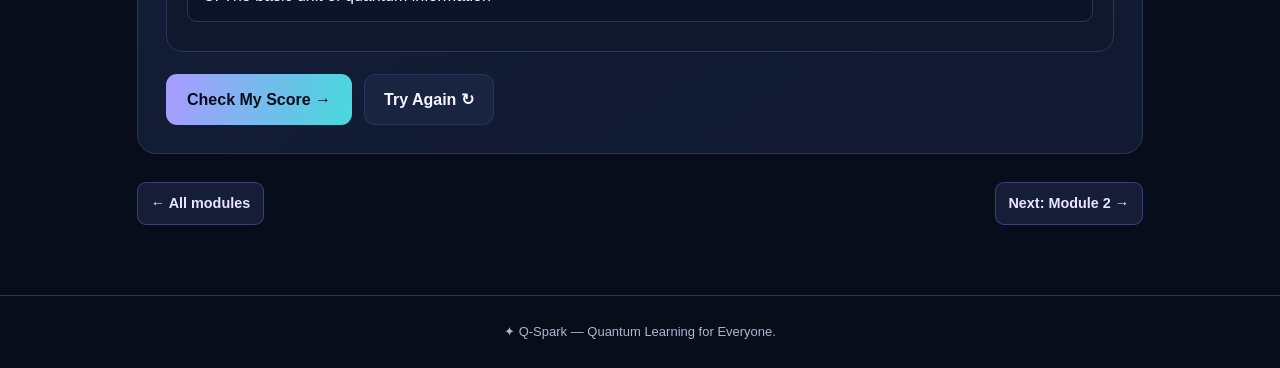
<file: frontend/module1.html>
<!DOCTYPE html>
<html lang="en">
<head>
<meta charset="UTF-8">
<meta name="viewport" content="width=device-width, initial-scale=1.0">
<title>Module 1 | Q-Spark</title>

<style>
:root{
    --bg:#080d1c;
    --panel:#111a31;
    --panel2:#151f3b;
    --purple:#a99bff;
    --violet:#8774ef;
    --cyan:#46d9dc;
    --text:#f5f5ff;
    --muted:#aeb6cf;
    --border:#293657;
    --success:#8ef0df;
    --danger:#ff9eae;
}

*{
    margin:0;
    padding:0;
    box-sizing:border-box;
}

html{
    scroll-behavior:smooth;
}

body{
    font-family:"Segoe UI",sans-serif;
    background:
        radial-gradient(circle at 15% 5%,rgba(135,116,239,.15),transparent 30%),
        radial-gradient(circle at 90% 35%,rgba(70,217,220,.09),transparent 28%),
        var(--bg);
    color:var(--text);
    line-height:1.7;
    min-height:100vh;
}

button,select{
    font:inherit;
}

.navbar{
    position:sticky;
    top:0;
    z-index:100;
    background:rgba(8,13,28,.92);
    backdrop-filter:blur(14px);
    border-bottom:1px solid var(--border);
}

.nav-inner{
    max-width:1100px;
    margin:auto;
    padding:15px 22px;
    display:flex;
    justify-content:space-between;
    align-items:center;
    gap:15px;
}

.logo{
    font-size:21px;
    font-weight:800;
    letter-spacing:.4px;
    color:var(--text);
}

.logo span{
    color:var(--purple);
}

.nav-actions{
    display:flex;
    align-items:center;
    gap:12px;
}

select{
    background:var(--panel);
    color:var(--text);
    border:1px solid var(--border);
    border-radius:10px;
    padding:9px 12px;
    cursor:pointer;
    outline:none;
}

.home-link{
    color:var(--cyan);
    text-decoration:none;
    font-weight:600;
    font-size:14px;
}

.container{
    max-width:1050px;
    margin:auto;
    padding:35px 22px 70px;
}

.hero{
    text-align:center;
    padding:45px 10px 35px;
}

.tag{
    display:inline-block;
    color:var(--cyan);
    background:rgba(70,217,220,.09);
    border:1px solid rgba(70,217,220,.25);
    border-radius:30px;
    padding:7px 17px;
    font-size:13px;
    font-weight:700;
    letter-spacing:.5px;
}

.hero h1{
    font-size:clamp(32px,5vw,48px);
    line-height:1.2;
    margin:20px 0 15px;
}

.hero h1 span{
    background:linear-gradient(90deg,var(--purple),var(--cyan));
    -webkit-background-clip:text;
    background-clip:text;
    color:transparent;
}

.hero p{
    color:var(--muted);
    max-width:720px;
    margin:auto;
    font-size:16px;
}

.stats{
    display:flex;
    justify-content:center;
    gap:13px;
    flex-wrap:wrap;
    margin-top:27px;
}

.stat{
    background:var(--panel);
    border:1px solid var(--border);
    border-radius:12px;
    padding:10px 20px;
    color:var(--muted);
    font-size:13px;
}

.progress-card{
    background:linear-gradient(135deg,#151f3b,#111a31);
    border:1px solid var(--border);
    border-radius:18px;
    padding:22px;
    margin-bottom:35px;
}

.progress-top{
    display:flex;
    justify-content:space-between;
    align-items:center;
    gap:12px;
    margin-bottom:13px;
}

.progress-top h3{
    font-size:17px;
}

.progress-percent{
    color:var(--cyan);
    font-weight:800;
}

.progress-track{
    height:10px;
    border-radius:20px;
    background:#26314e;
    overflow:hidden;
}

.progress-fill{
    height:100%;
    width:0;
    border-radius:20px;
    background:linear-gradient(90deg,var(--violet),var(--cyan));
    transition:width .6s ease;
}

.progress-text{
    color:var(--muted);
    font-size:13px;
    margin-top:12px;
}

.completion-status{
    display:none;
    color:var(--success);
    font-weight:700;
    margin-top:12px;
}

.lesson-card{
    background:linear-gradient(145deg,rgba(21,31,59,.96),rgba(17,26,49,.96));
    border:1px solid var(--border);
    border-radius:19px;
    padding:28px;
    margin-bottom:25px;
    transition:transform .25s,border-color .25s;
}

.lesson-card:hover{
    transform:translateY(-3px);
    border-color:#655fa7;
}

.section-label{
    color:var(--cyan);
    font-size:12px;
    font-weight:800;
    letter-spacing:1px;
    margin-bottom:8px;
}

.lesson-card h2{
    font-size:25px;
    margin-bottom:15px;
}

.lesson-card h3{
    font-size:17px;
    margin-bottom:9px;
}

.lesson-card p{
    color:var(--muted);
    margin-bottom:13px;
}

.visual-box{
    background:#0a1125;
    border:1px solid #344263;
    border-radius:16px;
    padding:25px;
    margin:20px 0;
    text-align:center;
}

.visual-box h3{
    color:var(--purple);
}

.bit-row{
    display:flex;
    justify-content:center;
    gap:20px;
    flex-wrap:wrap;
    margin:20px 0;
}

.bit{
    width:95px;
    height:95px;
    border-radius:18px;
    display:flex;
    flex-direction:column;
    justify-content:center;
    align-items:center;
    background:linear-gradient(145deg,#222d52,#151f3b);
    border:1px solid #58638e;
    box-shadow:0 0 20px rgba(135,116,239,.12);
}

.bit strong{
    font-size:34px;
    color:var(--cyan);
}

.bit small{
    color:var(--muted);
    font-size:12px;
}

.demo-buttons{
    display:flex;
    justify-content:center;
    flex-wrap:wrap;
    gap:10px;
    margin-top:15px;
}

.primary-button{
    border:none;
    border-radius:11px;
    padding:12px 21px;
    color:#080d1c;
    background:linear-gradient(100deg,var(--purple),var(--cyan));
    font-weight:800;
    cursor:pointer;
    transition:transform .2s,opacity .2s;
}

.primary-button:hover{
    transform:translateY(-2px);
}

.primary-button:disabled{
    opacity:.5;
    cursor:not-allowed;
}

.secondary-button{
    border:1px solid var(--border);
    background:#182440;
    color:var(--text);
    border-radius:11px;
    padding:11px 19px;
    cursor:pointer;
    font-weight:600;
}

.secondary-button:hover{
    border-color:var(--purple);
}

.demo-result{
    color:var(--success);
    font-weight:700;
    margin-top:15px;
    min-height:26px;
}

.qubit{
    width:125px;
    height:125px;
    margin:20px auto;
    border-radius:50%;
    display:flex;
    align-items:center;
    justify-content:center;
    font-size:38px;
    font-weight:800;
    color:white;
    background:radial-gradient(circle at 35% 30%,#c5baff,#7562e7 55%,#29205e);
    box-shadow:0 0 30px rgba(169,155,255,.55),0 0 65px rgba(70,217,220,.18);
    animation:pulse 2.5s infinite ease-in-out;
}

@keyframes pulse{
    0%,100%{transform:scale(1);box-shadow:0 0 25px rgba(169,155,255,.45)}
    50%{transform:scale(1.07);box-shadow:0 0 45px rgba(70,217,220,.55)}
}

.state-label{
    color:var(--cyan);
    font-size:17px;
    font-weight:700;
}

.compare-grid{
    display:grid;
    grid-template-columns:repeat(2,1fr);
    gap:16px;
    margin-top:20px;
}

.compare-box{
    background:#0c142a;
    border:1px solid var(--border);
    border-radius:14px;
    padding:20px;
}

.compare-box h3{
    color:var(--purple);
}

.compare-box p{
    font-size:14px;
    margin-bottom:0;
}

.quiz-card{
    background:linear-gradient(145deg,#151f3b,#10182e);
    border:1px solid var(--border);
    border-radius:16px;
    padding:23px;
    margin:17px 0;
}

.quiz-card h3{
    font-size:17px;
    margin-bottom:15px;
}

.quiz-option{
    display:block;
    width:100%;
    text-align:left;
    color:var(--text);
    background:#0b1429;
    border:1px solid #344263;
    border-radius:10px;
    padding:12px 15px;
    margin:9px 0;
    cursor:pointer;
    transition:border-color .2s,background .2s;
}

.quiz-option:hover:not(:disabled){
    border-color:var(--purple);
    background:#192440;
}

.quiz-option:disabled{
    cursor:default;
    opacity:.9;
}

.feedback{
    display:none;
    font-size:14px;
    font-weight:700;
    margin-top:12px;
}

.quiz-actions{
    display:flex;
    gap:12px;
    flex-wrap:wrap;
    margin-top:22px;
}

.score-box{
    display:none;
    margin-top:22px;
    padding:20px;
    border-radius:14px;
    background:#0b1829;
    border:1px solid var(--border);
}

.score-box strong{
    color:var(--cyan);
    font-size:20px;
}

.score-box p{
    margin-top:9px;
}

.next-module{
    display:none;
    text-align:center;
    padding:30px;
    border-radius:18px;
    margin-top:30px;
    background:linear-gradient(135deg,rgba(135,116,239,.17),rgba(70,217,220,.10));
    border:1px solid rgba(70,217,220,.4);
}

.next-module h2{
    color:var(--success);
    margin-bottom:10px;
}

.next-module p{
    color:var(--muted);
    margin-bottom:20px;
}

footer{
    border-top:1px solid var(--border);
    text-align:center;
    padding:25px 15px;
    color:var(--muted);
    font-size:13px;
}

@media(max-width:650px){
    .nav-inner{
        padding:13px 15px;
    }

    .logo{
        font-size:18px;
    }

    .nav-actions{
        gap:8px;
    }

    select{
        max-width:125px;
        padding:8px;
        font-size:12px;
    }

    .home-link{
        font-size:12px;
    }

    .container{
        padding:20px 14px 50px;
    }

    .hero{
        padding:35px 5px 28px;
    }

    .lesson-card{
        padding:21px 17px;
    }

    .lesson-card h2{
        font-size:21px;
    }

    .compare-grid{
        grid-template-columns:1fr;
    }

    .progress-card{
        padding:18px;
    }

    .quiz-card{
        padding:18px;
    }
}
</style>
<link rel="stylesheet" href="theme.css">
<script src="theme.js"></script>
<link rel="stylesheet" href="narration/player.css">
<link rel="stylesheet" href="module.css">
</head>

<body data-module="1">

<nav class="navbar">
    <div class="nav-inner">
        <a class="logo brand-home" href="index.html" aria-label="Q-Spark home">Q-Spark</a>
        <div class="nav-actions">
            <button type="button" class="theme-toggle">Light mode</button>
            <select id="languageSelect" aria-label="Select language">
                <option value="en">English</option>
                <option value="kn">ಕನ್ನಡ</option>
                <option value="hi">हिन्दी</option>
                <option value="te">తెలుగు</option>
            </select>
            <a href="index.html#modules" class="home-link" id="homeLink" data-course-back>← Learning Journey</a>
        </div>
    </div>
</nav>

<main class="container course-layout">
    <nav class="module-jump" aria-label="Modules"></nav>

    <header class="hero course-hero">
        <div class="tag" id="moduleTag">MODULE 01 · BEGINNER</div>
        <h1 id="heroTitle">Your Journey into <span>Quantum Computing.</span></h1>
        <p id="heroIntro">Start your quantum journey from absolute zero. Discover computers, classical bits, quantum computers and the fascinating world of qubits.</p>

        <ul class="course-stats"></ul>
    </header>

    <section class="page-narration" data-narration-page="module1" aria-labelledby="page-narration-title" hidden>
        <div class="narration-heading">
            <h3 id="page-narration-title"></h3>
            <button type="button" class="narration-toggle"></button>
        </div>
        <p class="narration-status" role="status"></p>
        <p class="narration-caption"></p>
        <audio preload="none"></audio>
    </section>

    <section class="progress-card course-progress">
        <div class="progress-top course-progress-heading">
            <h3 id="progressHeading">Your Learning Progress</h3>
            <span class="progress-percent" id="progressPercent">0%</span>
        </div>

        <div class="progress-track course-track" id="progressBar" aria-labelledby="progressHeading" role="progressbar" aria-valuemin="0" aria-valuemax="100" aria-valuenow="0">
            <div class="progress-fill" id="moduleProgressFill"></div>
        </div>

        <p class="progress-text" id="moduleProgressText">Answer all 3 quiz questions correctly to complete this module.</p>
        <p class="completion-status" id="completionStatus"></p>
    </section>

    <!-- LESSON 1 -->

    <section class="lesson-card course-card">
        <div class="section-label" id="section1">01 · THE BASICS</div>
        <h2 id="lesson1Title" data-course-concept>What is a Computer?</h2>
        <section class="page-narration" data-narration-concept="module1-computer" data-concept-heading="lesson1Title" aria-labelledby="module1-computer-audio" hidden>
            <div class="narration-heading">
                <h3 id="module1-computer-audio"></h3>
                <button type="button" class="narration-toggle"></button>
            </div>
            <p class="narration-status" role="status"></p>
            <p class="narration-caption"></p>
            <audio preload="none"></audio>
        </section>

        <p id="lesson1Text">A computer is an electronic machine that receives information, processes it according to instructions, and produces a result.</p>

        <div class="visual-box">
            <h3 id="computerVisualTitle">How a Computer Works</h3>

            <div class="bit-row">
                <div class="bit">
                    <strong>↓</strong>
                    <small id="inputLabel">INPUT</small>
                </div>
                <div class="bit">
                    <strong>⚙</strong>
                    <small id="processLabel">PROCESS</small>
                </div>
                <div class="bit">
                    <strong>✓</strong>
                    <small id="outputLabel">OUTPUT</small>
                </div>
            </div>

            <p id="computerVisualText">Input → Processing → Output</p>
        </div>

        <p id="lesson1Extra">For example, when you use a calculator, you enter numbers, the computer processes them, and displays the answer.</p>
    </section>

    <!-- LESSON 2 -->

    <section class="lesson-card course-card">
        <div class="section-label" id="section2">02 · CLASSICAL COMPUTING</div>
        <h2 id="lesson2Title" data-course-concept>Classical Computers and Bits</h2>
        <section class="page-narration" data-narration-concept="module1-bits" data-concept-heading="lesson2Title" aria-labelledby="module1-bits-audio" hidden>
            <div class="narration-heading">
                <h3 id="module1-bits-audio"></h3>
                <button type="button" class="narration-toggle"></button>
            </div>
            <p class="narration-status" role="status"></p>
            <p class="narration-caption"></p>
            <audio preload="none"></audio>
        </section>

        <p id="lesson2Text">Traditional computers use tiny units of information called bits. Each bit can hold one of two possible values: 0 or 1.</p>

        <div class="visual-box">
            <h3 id="bitVisualTitle">Explore Classical Bits</h3>
            <div class="bit-row">
                <div class="bit">
                    <strong id="bitOne">0</strong>
                    <small id="bitOneLabel">BIT 1</small>
                </div>
                <div class="bit">
                    <strong id="bitTwo">1</strong>
                    <small id="bitTwoLabel">BIT 2</small>
                </div>
            </div>

            <p id="bitVisualText">A classical bit is either 0 or 1.</p>

            <div class="demo-buttons">
                <button class="secondary-button" onclick="changeBit(0)" id="zeroButton" data-course-activity>Set to 0</button>
                <button class="secondary-button" onclick="changeBit(1)" id="oneButton">Set to 1</button>
            </div>

            <p class="demo-result" id="bitResult"></p>
        </div>

        <p id="lesson2Extra">Bits are the basic building blocks of traditional computers. Photos, videos, messages and games are all represented using combinations of bits.</p>
    </section>

    <!-- LESSON 3 -->

    <section class="lesson-card course-card">
        <div class="section-label" id="section3">03 · THE QUANTUM WORLD</div>
        <h2 id="lesson3Title" data-course-concept>What is Quantum Computing?</h2>
        <section class="page-narration" data-narration-concept="module1-quantum" data-concept-heading="lesson3Title" aria-labelledby="module1-quantum-audio" hidden>
            <div class="narration-heading">
                <h3 id="module1-quantum-audio"></h3>
                <button type="button" class="narration-toggle"></button>
            </div>
            <p class="narration-status" role="status"></p>
            <p class="narration-caption"></p>
            <audio preload="none"></audio>
        </section>

        <p id="lesson3Text">Quantum computing is a new way of processing information using the principles of quantum physics.</p>

        <p id="lesson3Extra">Unlike classical computers, quantum computers use quantum bits, called qubits. These can behave in ways that ordinary bits cannot.</p>

        <div class="compare-grid">
            <div class="compare-box">
                <h3 id="classicalTitle">Classical Computer</h3>
                <p id="classicalDescription">Uses bits that are either 0 or 1.</p>
            </div>

            <div class="compare-box">
                <h3 id="quantumTitle">Quantum Computer</h3>
                <p id="quantumDescription">Uses qubits that can experience superposition and entanglement.</p>
            </div>
        </div>
    </section>

    <!-- LESSON 4 -->

    <section class="lesson-card course-card">
        <div class="section-label" id="section4">04 · MEET THE QUBIT</div>
        <h2 id="lesson4Title" data-course-concept>What is a Qubit?</h2>
        <section class="page-narration" data-narration-concept="module1-qubit" data-concept-heading="lesson4Title" aria-labelledby="module1-qubit-audio" hidden>
            <div class="narration-heading">
                <h3 id="module1-qubit-audio"></h3>
                <button type="button" class="narration-toggle"></button>
            </div>
            <p class="narration-status" role="status"></p>
            <p class="narration-caption"></p>
            <audio preload="none"></audio>
        </section>

        <p id="lesson4Text">A qubit, or quantum bit, is the basic unit of information in a quantum computer.</p>

        <p id="lesson4Extra">A qubit can exist in a quantum superposition of the states |0⟩ and |1⟩. When measured, it produces a definite result of 0 or 1.</p>

        <div class="visual-box">
            <h3 id="qubitVisualTitle">Meet Your First Qubit</h3>

            <div class="qubit" id="qubitVisual">Q</div>

            <div class="state-label" id="qubitStateLabel">Quantum State</div>

            <p id="qubitVisualText">A qubit can be prepared in a superposition of |0⟩ and |1⟩.</p>

            <div class="demo-buttons">
                <button class="secondary-button" onclick="showQubitState(0)" id="showZeroButton" data-course-activity>Show |0⟩</button>
                <button class="secondary-button" onclick="showQubitState(1)" id="showOneButton">Show |1⟩</button>
                <button class="primary-button" onclick="showQubitState(2)" id="superpositionButton">Explore Superposition ✨</button>
            </div>

            <p class="demo-result" id="qubitResult"></p>
        </div>

        <p id="lesson4Note">Remember: Superposition does not mean that a qubit is simply a hidden ordinary bit. It is a genuine quantum state.</p>
    </section>

    <!-- QUICK COMPARISON -->

    <section class="lesson-card course-card">
        <div class="section-label" id="section5">05 · QUICK RECAP</div>
        <h2 id="recapTitle">What Have You Learned?</h2>

        <div class="compare-grid">
            <div class="compare-box">
                <h3 id="recapBitTitle">Bit</h3>
                <p id="recapBitText">A classical unit of information that is either 0 or 1.</p>
            </div>

            <div class="compare-box">
                <h3 id="recapQubitTitle">Qubit</h3>
                <p id="recapQubitText">A quantum unit of information that can exist in superposition.</p>
            </div>
        </div>
    </section>

    <!-- QUIZ -->

    <section class="lesson-card course-card">
        <div class="section-label" id="section6">06 · KNOWLEDGE CHECK</div>
        <h2 id="quizTitle">Test Your Knowledge!</h2>

        <p id="quizIntro">Answer all three questions correctly to complete Module 1.</p>

        <div class="quiz-card course-question">
            <h3 id="question1Title">Question 1: What does a computer do?</h3>

            <button class="quiz-option" onclick="answer(0,0)" id="q0a">A. Receives and processes information</button>
            <button class="quiz-option" onclick="answer(0,1)" id="q0b">B. Only displays pictures</button>
            <button class="quiz-option" onclick="answer(0,2)" id="q0c">C. Only stores electricity</button>

            <div class="feedback" id="feedback0"></div>
        </div>

        <div class="quiz-card course-question">
            <h3 id="question2Title">Question 2: What values can a classical bit hold?</h3>

            <button class="quiz-option" onclick="answer(1,0)" id="q1a">A. 2 and 3</button>
            <button class="quiz-option" onclick="answer(1,1)" id="q1b">B. 0 and 1</button>
            <button class="quiz-option" onclick="answer(1,2)" id="q1c">C. 5 and 6</button>

            <div class="feedback" id="feedback1"></div>
        </div>

        <div class="quiz-card course-question">
            <h3 id="question3Title">Question 3: What is a qubit?</h3>

            <button class="quiz-option" onclick="answer(2,0)" id="q2a">A. A computer screen</button>
            <button class="quiz-option" onclick="answer(2,1)" id="q2b">B. A traditional computer keyboard</button>
            <button class="quiz-option" onclick="answer(2,2)" id="q2c">C. The basic unit of quantum information</button>

            <div class="feedback" id="feedback2"></div>
        </div>

        <div class="quiz-actions">
            <button class="primary-button" id="checkScoreButton" onclick="showScore()">Check My Score →</button>
            <button class="secondary-button" id="retryButton" onclick="retryQuiz()">Try Again ↻</button>
        </div>

        <div class="score-box" id="score"></div>
    </section>

    <!-- NEXT MODULE -->

    <section class="next-module" id="nextModule">
        <h2 id="completedTitle">🎉 Module 1 Completed!</h2>
        <p id="completedText">You have successfully learned the fundamentals of quantum computing.</p>
        <p id="nextModuleText">Next: Discover superposition and entanglement in Module 2.</p>
        <a href="module2.html" class="primary-button" id="continueButton">Continue to Module 2 →</a>
    </section>

    <nav class="module-pager" aria-label="Modules"></nav>
</main>

<footer id="footerText">✦ Q-Spark — Quantum Learning for Everyone.</footer>

<script>

// ==========================================
// CONFIGURATION
// ==========================================

const PROGRESS_KEY = "qubitquestProgress";
const LANGUAGE_KEY = "qubitquestLanguage";


// ==========================================
// TRANSLATIONS
// ==========================================

const translations = {

en:{
home:"← Home",
tag:"MODULE 01 · BEGINNER",
heroStart:"Your Journey into ",
heroHighlight:"Quantum Computing.",
intro:"Start your quantum journey from absolute zero. Discover computers, classical bits, quantum computers and the fascinating world of qubits.",
progressHeading:"Your Learning Progress",
progressIncomplete:"Answer all 3 quiz questions correctly to complete this module.",
progressComplete:"Module 1 successfully completed!",
completion:"✓ Module 1 completed! Your progress has been saved on this device.",
section1:"01 · THE BASICS",
lesson1Title:"What is a Computer?",
lesson1Text:"A computer is an electronic machine that receives information, processes it according to instructions, and produces a result.",
computerVisualTitle:"How a Computer Works",
input:"INPUT",
process:"PROCESS",
output:"OUTPUT",
computerVisualText:"Input → Processing → Output",
lesson1Extra:"For example, when you use a calculator, you enter numbers, the computer processes them, and displays the answer.",
section2:"02 · CLASSICAL COMPUTING",
lesson2Title:"Classical Computers and Bits",
lesson2Text:"Traditional computers use tiny units of information called bits. Each bit can hold one of two possible values: 0 or 1.",
bitVisualTitle:"Explore Classical Bits",
bit1:"BIT 1",
bit2:"BIT 2",
bitVisualText:"A classical bit is either 0 or 1.",
setZero:"Set to 0",
setOne:"Set to 1",
bitChanged:"Your bit is now ",
lesson2Extra:"Bits are the basic building blocks of traditional computers. Photos, videos, messages and games are all represented using combinations of bits.",
section3:"03 · THE QUANTUM WORLD",
lesson3Title:"What is Quantum Computing?",
lesson3Text:"Quantum computing is a new way of processing information using the principles of quantum physics.",
lesson3Extra:"Unlike classical computers, quantum computers use quantum bits, called qubits. These can behave in ways that ordinary bits cannot.",
classicalTitle:"Classical Computer",
classicalDescription:"Uses bits that are either 0 or 1.",
quantumTitle:"Quantum Computer",
quantumDescription:"Uses qubits that can experience superposition and entanglement.",
section4:"04 · MEET THE QUBIT",
lesson4Title:"What is a Qubit?",
lesson4Text:"A qubit, or quantum bit, is the basic unit of information in a quantum computer.",
lesson4Extra:"A qubit can exist in a quantum superposition of the states |0⟩ and |1⟩. When measured, it produces a definite result of 0 or 1.",
qubitVisualTitle:"Meet Your First Qubit",
qubitState:"Quantum State",
qubitVisualText:"A qubit can be prepared in a superposition of |0⟩ and |1⟩.",
showZero:"Show |0⟩",
showOne:"Show |1⟩",
superposition:"Explore Superposition ✨",
zeroState:"The qubit is showing state |0⟩.",
oneState:"The qubit is showing state |1⟩.",
superState:"Superposition: a quantum combination of |0⟩ and |1⟩!",
lesson4Note:"Remember: Superposition does not mean that a qubit is simply a hidden ordinary bit. It is a genuine quantum state.",
section5:"05 · QUICK RECAP",
recapTitle:"What Have You Learned?",
recapBitTitle:"Bit",
recapBitText:"A classical unit of information that is either 0 or 1.",
recapQubitTitle:"Qubit",
recapQubitText:"A quantum unit of information that can exist in superposition.",
section6:"06 · KNOWLEDGE CHECK",
quizTitle:"Test Your Knowledge!",
quizIntro:"Answer all three questions correctly to complete Module 1.",
question:"Question",
question1:"What does a computer do?",
q0a:"A. Receives and processes information",
q0b:"B. Only displays pictures",
q0c:"C. Only stores electricity",
question2:"What values can a classical bit hold?",
q1a:"A. 2 and 3",
q1b:"B. 0 and 1",
q1c:"C. 5 and 6",
question3:"What is a qubit?",
q2a:"A. A computer screen",
q2b:"B. A traditional computer keyboard",
q2c:"C. The basic unit of quantum information",
checkScore:"Check My Score →",
retry:"Try Again ↻",
answerAll:"Please answer all three questions before checking your score.",
correct:"✓ Correct! ",
incorrect:"Not quite! ",
explanations:[
"A computer receives and processes information to produce results.",
"A classical bit can hold either 0 or 1.",
"A qubit is the basic unit of information in a quantum computer."
],
excellent:"Excellent! 🌟 You passed Module 1!",
tryAgain:"Good effort! 💙 You need 3 out of 3 correct answers to complete this module. Try again!",
scoreOutOf:" / 3 correct answers",
completedTitle:"🎉 Module 1 Completed!",
completedText:"You have successfully learned the fundamentals of quantum computing. Your progress has been saved.",
nextText:"Next: Discover superposition and entanglement in Module 2.",
continue:"Continue to Module 2 →",
footer:"✦ Q-Spark — Quantum Learning for Everyone.",
moduleSavedError:"Your browser could not save your progress. Please check your browser storage settings."
},

kn:{
home:"← ಮುಖಪುಟ",
tag:"ಮಾಡ್ಯೂಲ್ 01 · ಆರಂಭಿಕ ಹಂತ",
heroStart:"ನಿಮ್ಮ ಪ್ರಯಾಣ ",
heroHighlight:"ಕ್ವಾಂಟಂ ಕಂಪ್ಯೂಟಿಂಗ್ ಕಡೆಗೆ.",
intro:"ಶೂನ್ಯದಿಂದ ನಿಮ್ಮ ಕ್ವಾಂಟಂ ಪ್ರಯಾಣವನ್ನು ಪ್ರಾರಂಭಿಸಿ. ಕಂಪ್ಯೂಟರ್‌ಗಳು, ಸಾಂಪ್ರದಾಯಿಕ ಬಿಟ್‌ಗಳು, ಕ್ವಾಂಟಂ ಕಂಪ್ಯೂಟರ್‌ಗಳು ಮತ್ತು ಕ್ಯೂಬಿಟ್‌ಗಳ ಜಗತ್ತನ್ನು ತಿಳಿಯಿರಿ.",
progressHeading:"ನಿಮ್ಮ ಕಲಿಕೆಯ ಪ್ರಗತಿ",
progressIncomplete:"ಈ ಮಾಡ್ಯೂಲ್ ಪೂರ್ಣಗೊಳಿಸಲು ಎಲ್ಲಾ 3 ಪ್ರಶ್ನೆಗಳಿಗೆ ಸರಿಯಾಗಿ ಉತ್ತರಿಸಿ.",
progressComplete:"ಮಾಡ್ಯೂಲ್ 1 ಯಶಸ್ವಿಯಾಗಿ ಪೂರ್ಣಗೊಂಡಿದೆ!",
completion:"✓ ಮಾಡ್ಯೂಲ್ 1 ಪೂರ್ಣಗೊಂಡಿದೆ! ನಿಮ್ಮ ಪ್ರಗತಿಯನ್ನು ಈ ಸಾಧನದಲ್ಲಿ ಉಳಿಸಲಾಗಿದೆ.",
section1:"01 · ಮೂಲಭೂತ ವಿಷಯಗಳು",
lesson1Title:"ಕಂಪ್ಯೂಟರ್ ಎಂದರೇನು?",
lesson1Text:"ಕಂಪ್ಯೂಟರ್ ಒಂದು ಎಲೆಕ್ಟ್ರಾನಿಕ್ ಯಂತ್ರ. ಇದು ಮಾಹಿತಿಯನ್ನು ಸ್ವೀಕರಿಸಿ, ಸೂಚನೆಗಳ ಪ್ರಕಾರ ಸಂಸ್ಕರಿಸಿ, ಫಲಿತಾಂಶವನ್ನು ನೀಡುತ್ತದೆ.",
computerVisualTitle:"ಕಂಪ್ಯೂಟರ್ ಹೇಗೆ ಕೆಲಸ ಮಾಡುತ್ತದೆ?",
input:"ಇನ್‌ಪುಟ್",
process:"ಸಂಸ್ಕರಣೆ",
output:"ಔಟ್‌ಪುಟ್",
computerVisualText:"ಇನ್‌ಪುಟ್ → ಸಂಸ್ಕರಣೆ → ಔಟ್‌ಪುಟ್",
lesson1Extra:"ಉದಾಹರಣೆಗೆ, ಕ್ಯಾಲ್ಕುಲೇಟರ್‌ನಲ್ಲಿ ಸಂಖ್ಯೆಗಳನ್ನು ನಮೂದಿಸಿದಾಗ ಕಂಪ್ಯೂಟರ್ ಅವುಗಳನ್ನು ಸಂಸ್ಕರಿಸಿ ಉತ್ತರವನ್ನು ತೋರಿಸುತ್ತದೆ.",
section2:"02 · ಸಾಂಪ್ರದಾಯಿಕ ಕಂಪ್ಯೂಟಿಂಗ್",
lesson2Title:"ಸಾಂಪ್ರದಾಯಿಕ ಕಂಪ್ಯೂಟರ್‌ಗಳು ಮತ್ತು ಬಿಟ್‌ಗಳು",
lesson2Text:"ಸಾಂಪ್ರದಾಯಿಕ ಕಂಪ್ಯೂಟರ್‌ಗಳು ಬಿಟ್‌ಗಳೆಂಬ ಸಣ್ಣ ಮಾಹಿತಿ ಘಟಕಗಳನ್ನು ಬಳಸುತ್ತವೆ. ಪ್ರತಿಯೊಂದು ಬಿಟ್ 0 ಅಥವಾ 1 ಎಂಬ ಎರಡು ಮೌಲ್ಯಗಳಲ್ಲಿ ಒಂದನ್ನು ಹೊಂದಿರುತ್ತದೆ.",
bitVisualTitle:"ಬಿಟ್‌ಗಳನ್ನು ಅನ್ವೇಷಿಸಿ",
bit1:"ಬಿಟ್ 1",
bit2:"ಬಿಟ್ 2",
bitVisualText:"ಸಾಂಪ್ರದಾಯಿಕ ಬಿಟ್ 0 ಅಥವಾ 1 ಆಗಿರುತ್ತದೆ.",
setZero:"0 ಆಗಿ ಹೊಂದಿಸಿ",
setOne:"1 ಆಗಿ ಹೊಂದಿಸಿ",
bitChanged:"ನಿಮ್ಮ ಬಿಟ್ ಈಗ ",
lesson2Extra:"ಬಿಟ್‌ಗಳು ಸಾಂಪ್ರದಾಯಿಕ ಕಂಪ್ಯೂಟರ್‌ಗಳ ಮೂಲ ಘಟಕಗಳಾಗಿವೆ. ಫೋಟೋಗಳು, ವೀಡಿಯೊಗಳು ಮತ್ತು ಸಂದೇಶಗಳನ್ನು ಬಿಟ್‌ಗಳ ಸಂಯೋಜನೆಯಿಂದ ಪ್ರತಿನಿಧಿಸಲಾಗುತ್ತದೆ.",
section3:"03 · ಕ್ವಾಂಟಂ ಜಗತ್ತು",
lesson3Title:"ಕ್ವಾಂಟಂ ಕಂಪ್ಯೂಟಿಂಗ್ ಎಂದರೇನು?",
lesson3Text:"ಕ್ವಾಂಟಂ ಕಂಪ್ಯೂಟಿಂಗ್ ಎನ್ನುವುದು ಕ್ವಾಂಟಂ ಭೌತಶಾಸ್ತ್ರದ ತತ್ವಗಳನ್ನು ಬಳಸಿಕೊಂಡು ಮಾಹಿತಿಯನ್ನು ಸಂಸ್ಕರಿಸುವ ಹೊಸ ವಿಧಾನವಾಗಿದೆ.",
lesson3Extra:"ಸಾಂಪ್ರದಾಯಿಕ ಕಂಪ್ಯೂಟರ್‌ಗಳಿಗಿಂತ ಭಿನ್ನವಾಗಿ, ಕ್ವಾಂಟಂ ಕಂಪ್ಯೂಟರ್‌ಗಳು ಕ್ಯೂಬಿಟ್‌ಗಳನ್ನು ಬಳಸುತ್ತವೆ. ಇವು ಸಾಮಾನ್ಯ ಬಿಟ್‌ಗಳಿಗಿಂತ ವಿಭಿನ್ನವಾಗಿ ವರ್ತಿಸಬಲ್ಲವು.",
classicalTitle:"ಸಾಂಪ್ರದಾಯಿಕ ಕಂಪ್ಯೂಟರ್",
classicalDescription:"0 ಅಥವಾ 1 ಮೌಲ್ಯ ಹೊಂದಿರುವ ಬಿಟ್‌ಗಳನ್ನು ಬಳಸುತ್ತದೆ.",
quantumTitle:"ಕ್ವಾಂಟಂ ಕಂಪ್ಯೂಟರ್",
quantumDescription:"ಸೂಪರ್‌ಪೊಸಿಷನ್ ಮತ್ತು ಎಂಟಾಂಗಲ್‌ಮೆಂಟ್ ಅನುಭವಿಸಬಲ್ಲ ಕ್ಯೂಬಿಟ್‌ಗಳನ್ನು ಬಳಸುತ್ತದೆ.",
section4:"04 · ಕ್ಯೂಬಿಟ್ ಪರಿಚಯ",
lesson4Title:"ಕ್ಯೂಬಿಟ್ ಎಂದರೇನು?",
lesson4Text:"ಕ್ಯೂಬಿಟ್ ಅಥವಾ ಕ್ವಾಂಟಂ ಬಿಟ್ ಕ್ವಾಂಟಂ ಕಂಪ್ಯೂಟರ್‌ನ ಮೂಲ ಮಾಹಿತಿ ಘಟಕವಾಗಿದೆ.",
lesson4Extra:"ಕ್ಯೂಬಿಟ್ |0⟩ ಮತ್ತು |1⟩ ಸ್ಥಿತಿಗಳ ಸೂಪರ್‌ಪೊಸಿಷನ್‌ನಲ್ಲಿ ಇರಬಹುದು. ಅಳೆಯುವಾಗ 0 ಅಥವಾ 1 ಫಲಿತಾಂಶವನ್ನು ನೀಡುತ್ತದೆ.",
qubitVisualTitle:"ನಿಮ್ಮ ಮೊದಲ ಕ್ಯೂಬಿಟ್",
qubitState:"ಕ್ವಾಂಟಂ ಸ್ಥಿತಿ",
qubitVisualText:"ಕ್ಯೂಬಿಟ್ ಅನ್ನು |0⟩ ಮತ್ತು |1⟩ ಸೂಪರ್‌ಪೊಸಿಷನ್‌ನಲ್ಲಿ ಸಿದ್ಧಪಡಿಸಬಹುದು.",
showZero:"|0⟩ ತೋರಿಸಿ",
showOne:"|1⟩ ತೋರಿಸಿ",
superposition:"ಸೂಪರ್‌ಪೊಸಿಷನ್ ಅನ್ವೇಷಿಸಿ ✨",
zeroState:"ಕ್ಯೂಬಿಟ್ ಈಗ |0⟩ ಸ್ಥಿತಿಯಲ್ಲಿದೆ.",
oneState:"ಕ್ಯೂಬಿಟ್ ಈಗ |1⟩ ಸ್ಥಿತಿಯಲ್ಲಿದೆ.",
superState:"ಸೂಪರ್‌ಪೊಸಿಷನ್: |0⟩ ಮತ್ತು |1⟩ ಗಳ ಕ್ವಾಂಟಂ ಸಂಯೋಜನೆ!",
lesson4Note:"ನೆನಪಿಡಿ: ಸೂಪರ್‌ಪೊಸಿಷನ್ ಎಂದರೆ ಎರಡು ಮೌಲ್ಯಗಳನ್ನು ಮರೆಮಾಡಿರುವ ಸಾಮಾನ್ಯ ಬಿಟ್ ಅಲ್ಲ. ಇದು ನಿಜವಾದ ಕ್ವಾಂಟಂ ಸ್ಥಿತಿಯಾಗಿದೆ.",
section5:"05 · ತ್ವರಿತ ಪುನರವಲೋಕನ",
recapTitle:"ನೀವು ಏನು ಕಲಿತಿದ್ದೀರಿ?",
recapBitTitle:"ಬಿಟ್",
recapBitText:"0 ಅಥವಾ 1 ಆಗಿರುವ ಸಾಂಪ್ರದಾಯಿಕ ಮಾಹಿತಿ ಘಟಕ.",
recapQubitTitle:"ಕ್ಯೂಬಿಟ್",
recapQubitText:"ಸೂಪರ್‌ಪೊಸಿಷನ್‌ನಲ್ಲಿ ಇರಬಲ್ಲ ಕ್ವಾಂಟಂ ಮಾಹಿತಿ ಘಟಕ.",
section6:"06 · ಜ್ಞಾನ ಪರೀಕ್ಷೆ",
quizTitle:"ನಿಮ್ಮ ಜ್ಞಾನವನ್ನು ಪರೀಕ್ಷಿಸಿ!",
quizIntro:"ಮಾಡ್ಯೂಲ್ 1 ಪೂರ್ಣಗೊಳಿಸಲು ಮೂರು ಪ್ರಶ್ನೆಗಳಿಗೆ ಸರಿಯಾಗಿ ಉತ್ತರಿಸಿ.",
question:"ಪ್ರಶ್ನೆ",
question1:"ಕಂಪ್ಯೂಟರ್ ಏನು ಮಾಡುತ್ತದೆ?",
q0a:"A. ಮಾಹಿತಿಯನ್ನು ಸ್ವೀಕರಿಸಿ ಸಂಸ್ಕರಿಸುತ್ತದೆ",
q0b:"B. ಚಿತ್ರಗಳನ್ನು ಮಾತ್ರ ತೋರಿಸುತ್ತದೆ",
q0c:"C. ವಿದ್ಯುತ್ ಮಾತ್ರ ಸಂಗ್ರಹಿಸುತ್ತದೆ",
question2:"ಸಾಂಪ್ರದಾಯಿಕ ಬಿಟ್ ಯಾವ ಮೌಲ್ಯಗಳನ್ನು ಹೊಂದಿರುತ್ತದೆ?",
q1a:"A. 2 ಮತ್ತು 3",
q1b:"B. 0 ಮತ್ತು 1",
q1c:"C. 5 ಮತ್ತು 6",
question3:"ಕ್ಯೂಬಿಟ್ ಎಂದರೇನು?",
q2a:"A. ಕಂಪ್ಯೂಟರ್ ಪರದೆ",
q2b:"B. ಸಾಂಪ್ರದಾಯಿಕ ಕೀಬೋರ್ಡ್",
q2c:"C. ಕ್ವಾಂಟಂ ಮಾಹಿತಿಯ ಮೂಲ ಘಟಕ",
checkScore:"ನನ್ನ ಅಂಕಗಳನ್ನು ಪರಿಶೀಲಿಸಿ →",
retry:"ಮತ್ತೆ ಪ್ರಯತ್ನಿಸಿ ↻",
answerAll:"ಅಂಕಗಳನ್ನು ಪರಿಶೀಲಿಸುವ ಮೊದಲು ಮೂರು ಪ್ರಶ್ನೆಗಳಿಗೆ ಉತ್ತರಿಸಿ.",
correct:"✓ ಸರಿಯಾದ ಉತ್ತರ! ",
incorrect:"ಸರಿಯಾದ ಉತ್ತರವಲ್ಲ! ",
explanations:[
"ಕಂಪ್ಯೂಟರ್ ಮಾಹಿತಿಯನ್ನು ಸ್ವೀಕರಿಸಿ ಸಂಸ್ಕರಿಸಿ ಫಲಿತಾಂಶ ನೀಡುತ್ತದೆ.",
"ಸಾಂಪ್ರದಾಯಿಕ ಬಿಟ್ 0 ಅಥವಾ 1 ಆಗಿರುತ್ತದೆ.",
"ಕ್ಯೂಬಿಟ್ ಕ್ವಾಂಟಂ ಕಂಪ್ಯೂಟರ್‌ನ ಮೂಲ ಮಾಹಿತಿ ಘಟಕವಾಗಿದೆ."
],
excellent:"ಅದ್ಭುತ! 🌟 ನೀವು ಮಾಡ್ಯೂಲ್ 1ರಲ್ಲಿ ಉತ್ತೀರ್ಣರಾಗಿದ್ದೀರಿ!",
tryAgain:"ಒಳ್ಳೆಯ ಪ್ರಯತ್ನ! 💙 ಈ ಮಾಡ್ಯೂಲ್ ಪೂರ್ಣಗೊಳಿಸಲು 3ರಲ್ಲಿ 3 ಸರಿಯಾದ ಉತ್ತರಗಳು ಬೇಕು. ಮತ್ತೆ ಪ್ರಯತ್ನಿಸಿ!",
scoreOutOf:" / 3 ಸರಿಯಾದ ಉತ್ತರಗಳು",
completedTitle:"🎉 ಮಾಡ್ಯೂಲ್ 1 ಪೂರ್ಣಗೊಂಡಿದೆ!",
completedText:"ನೀವು ಕ್ವಾಂಟಂ ಕಂಪ್ಯೂಟಿಂಗ್‌ನ ಮೂಲಭೂತ ವಿಷಯಗಳನ್ನು ಯಶಸ್ವಿಯಾಗಿ ಕಲಿತಿದ್ದೀರಿ. ನಿಮ್ಮ ಪ್ರಗತಿಯನ್ನು ಉಳಿಸಲಾಗಿದೆ.",
nextText:"ಮುಂದೆ: ಮಾಡ್ಯೂಲ್ 2ರಲ್ಲಿ ಸೂಪರ್‌ಪೊಸಿಷನ್ ಮತ್ತು ಎಂಟಾಂಗಲ್‌ಮೆಂಟ್ ಕಲಿಯಿರಿ.",
continue:"ಮಾಡ್ಯೂಲ್ 2ಕ್ಕೆ ಮುಂದುವರಿಯಿರಿ →",
footer:"✦ Q-Spark — ಎಲ್ಲರಿಗೂ ಕ್ವಾಂಟಂ ಕಲಿಕೆ.",
moduleSavedError:"ನಿಮ್ಮ ಬ್ರೌಸರ್ ಪ್ರಗತಿಯನ್ನು ಉಳಿಸಲು ಸಾಧ್ಯವಾಗಲಿಲ್ಲ. ಸ್ಟೋರೇಜ್ ಸೆಟ್ಟಿಂಗ್‌ಗಳನ್ನು ಪರಿಶೀಲಿಸಿ."
},

hi:{
home:"← होम",
tag:"मॉड्यूल 01 · शुरुआती स्तर",
heroStart:"आपकी यात्रा ",
heroHighlight:"क्वांटम कंप्यूटिंग की ओर।",
intro:"शुरुआत से अपनी क्वांटम यात्रा शुरू करें। कंप्यूटर, पारंपरिक बिट्स, क्वांटम कंप्यूटर और क्यूबिट की दुनिया को जानें।",
progressHeading:"आपकी सीखने की प्रगति",
progressIncomplete:"इस मॉड्यूल को पूरा करने के लिए तीनों प्रश्नों के सही उत्तर दें।",
progressComplete:"मॉड्यूल 1 सफलतापूर्वक पूरा हुआ!",
completion:"✓ मॉड्यूल 1 पूरा हुआ! आपकी प्रगति इस डिवाइस पर सेव हो गई है।",
section1:"01 · बुनियादी बातें",
lesson1Title:"कंप्यूटर क्या है?",
lesson1Text:"कंप्यूटर एक इलेक्ट्रॉनिक मशीन है जो जानकारी प्राप्त करता है, निर्देशों के अनुसार उसे प्रोसेस करता है और परिणाम देता है।",
computerVisualTitle:"कंप्यूटर कैसे काम करता है?",
input:"इनपुट",
process:"प्रोसेस",
output:"आउटपुट",
computerVisualText:"इनपुट → प्रोसेसिंग → आउटपुट",
lesson1Extra:"उदाहरण के लिए, जब आप कैलकुलेटर में नंबर डालते हैं, तो कंप्यूटर उन्हें प्रोसेस करके उत्तर दिखाता है।",
section2:"02 · पारंपरिक कंप्यूटिंग",
lesson2Title:"पारंपरिक कंप्यूटर और बिट्स",
lesson2Text:"पारंपरिक कंप्यूटर बिट्स नामक छोटी सूचना इकाइयों का उपयोग करते हैं। प्रत्येक बिट का मान 0 या 1 होता है।",
bitVisualTitle:"बिट्स को समझें",
bit1:"बिट 1",
bit2:"बिट 2",
bitVisualText:"एक पारंपरिक बिट या तो 0 या 1 होता है।",
setZero:"0 सेट करें",
setOne:"1 सेट करें",
bitChanged:"आपका बिट अब ",
lesson2Extra:"बिट्स पारंपरिक कंप्यूटरों के मूल आधार हैं। तस्वीरें, वीडियो और संदेश बिट्स के संयोजन से दर्शाए जाते हैं।",
section3:"03 · क्वांटम दुनिया",
lesson3Title:"क्वांटम कंप्यूटिंग क्या है?",
lesson3Text:"क्वांटम कंप्यूटिंग, क्वांटम भौतिकी के सिद्धांतों का उपयोग करके जानकारी प्रोसेस करने का एक नया तरीका है।",
lesson3Extra:"पारंपरिक कंप्यूटरों से अलग, क्वांटम कंप्यूटर क्यूबिट का उपयोग करते हैं। ये सामान्य बिट्स से अलग व्यवहार कर सकते हैं।",
classicalTitle:"पारंपरिक कंप्यूटर",
classicalDescription:"0 या 1 वाले बिट्स का उपयोग करता है।",
quantumTitle:"क्वांटम कंप्यूटर",
quantumDescription:"सुपरपोजिशन और एंटैंगलमेंट का अनुभव करने वाले क्यूबिट का उपयोग करता है।",
section4:"04 · क्यूबिट से मिलें",
lesson4Title:"क्यूबिट क्या है?",
lesson4Text:"क्यूबिट या क्वांटम बिट, क्वांटम कंप्यूटर में जानकारी की मूल इकाई है।",
lesson4Extra:"क्यूबिट |0⟩ और |1⟩ अवस्थाओं के क्वांटम सुपरपोजिशन में हो सकता है। मापने पर यह 0 या 1 का निश्चित परिणाम देता है।",
qubitVisualTitle:"अपने पहले क्यूबिट से मिलें",
qubitState:"क्वांटम अवस्था",
qubitVisualText:"क्यूबिट को |0⟩ और |1⟩ के सुपरपोजिशन में तैयार किया जा सकता है।",
showZero:"|0⟩ दिखाएँ",
showOne:"|1⟩ दिखाएँ",
superposition:"सुपरपोजिशन देखें ✨",
zeroState:"क्यूबिट अब |0⟩ अवस्था में है।",
oneState:"क्यूबिट अब |1⟩ अवस्था में है।",
superState:"सुपरपोजिशन: |0⟩ और |1⟩ का क्वांटम संयोजन!",
lesson4Note:"याद रखें: सुपरपोजिशन का अर्थ छिपा हुआ सामान्य बिट नहीं है। यह एक वास्तविक क्वांटम अवस्था है।",
section5:"05 · त्वरित दोहराव",
recapTitle:"आपने क्या सीखा?",
recapBitTitle:"बिट",
recapBitText:"जानकारी की पारंपरिक इकाई जिसका मान 0 या 1 होता है।",
recapQubitTitle:"क्यूबिट",
recapQubitText:"जानकारी की क्वांटम इकाई जो सुपरपोजिशन में हो सकती है।",
section6:"06 · ज्ञान परीक्षा",
quizTitle:"अपना ज्ञान जाँचें!",
quizIntro:"मॉड्यूल 1 पूरा करने के लिए तीनों प्रश्नों के सही उत्तर दें।",
question:"प्रश्न",
question1:"कंप्यूटर क्या करता है?",
q0a:"A. जानकारी प्राप्त और प्रोसेस करता है",
q0b:"B. केवल तस्वीरें दिखाता है",
q0c:"C. केवल बिजली स्टोर करता है",
question2:"एक पारंपरिक बिट में कौन से मान हो सकते हैं?",
q1a:"A. 2 और 3",
q1b:"B. 0 और 1",
q1c:"C. 5 और 6",
question3:"क्यूबिट क्या है?",
q2a:"A. कंप्यूटर स्क्रीन",
q2b:"B. पारंपरिक कीबोर्ड",
q2c:"C. क्वांटम जानकारी की मूल इकाई",
checkScore:"मेरा स्कोर जाँचें →",
retry:"फिर से प्रयास करें ↻",
answerAll:"स्कोर जाँचने से पहले तीनों प्रश्नों के उत्तर दें।",
correct:"✓ सही उत्तर! ",
incorrect:"यह सही नहीं है! ",
explanations:[
"कंप्यूटर जानकारी प्राप्त और प्रोसेस करके परिणाम देता है।",
"पारंपरिक बिट का मान 0 या 1 होता है।",
"क्यूबिट क्वांटम कंप्यूटर की मूल सूचना इकाई है।"
],
excellent:"शानदार! 🌟 आपने मॉड्यूल 1 पास कर लिया!",
tryAgain:"अच्छी कोशिश! 💙 इस मॉड्यूल को पूरा करने के लिए 3 में से 3 सही उत्तर चाहिए। फिर कोशिश करें!",
scoreOutOf:" / 3 सही उत्तर",
completedTitle:"🎉 मॉड्यूल 1 पूरा हुआ!",
completedText:"आपने क्वांटम कंप्यूटिंग की बुनियादी बातें सफलतापूर्वक सीख ली हैं। आपकी प्रगति सेव हो गई है।",
nextText:"अगला: मॉड्यूल 2 में सुपरपोजिशन और एंटैंगलमेंट सीखें।",
continue:"मॉड्यूल 2 पर जाएँ →",
footer:"✦ Q-Spark — सभी के लिए क्वांटम शिक्षा।",
moduleSavedError:"आपका ब्राउज़र प्रगति सेव नहीं कर पाया। स्टोरेज सेटिंग्स जाँचें।"
},

te:{
home:"← హోమ్",
tag:"మాడ్యూల్ 01 · ప్రారంభ స్థాయి",
heroStart:"మీ ప్రయాణం ",
heroHighlight:"క్వాంటం కంప్యూటింగ్ వైపు.",
intro:"సున్నా నుండి మీ క్వాంటం ప్రయాణాన్ని ప్రారంభించండి. కంప్యూటర్లు, సాంప్రదాయ బిట్లు, క్వాంటం కంప్యూటర్లు మరియు క్యూబిట్‌ల ప్రపంచాన్ని తెలుసుకోండి.",
progressHeading:"మీ అభ్యాస పురోగతి",
progressIncomplete:"ఈ మాడ్యూల్ పూర్తి చేయడానికి మూడు ప్రశ్నలకూ సరైన సమాధానాలు ఇవ్వండి.",
progressComplete:"మాడ్యూల్ 1 విజయవంతంగా పూర్తయింది!",
completion:"✓ మాడ్యూల్ 1 పూర్తయింది! మీ పురోగతి ఈ పరికరంలో సేవ్ చేయబడింది.",
section1:"01 · ప్రాథమిక అంశాలు",
lesson1Title:"కంప్యూటర్ అంటే ఏమిటి?",
lesson1Text:"కంప్యూటర్ అనేది సమాచారాన్ని స్వీకరించి, సూచనల ప్రకారం ప్రాసెస్ చేసి, ఫలితాన్ని అందించే ఎలక్ట్రానిక్ యంత్రం.",
computerVisualTitle:"కంప్యూటర్ ఎలా పనిచేస్తుంది?",
input:"ఇన్‌పుట్",
process:"ప్రాసెసింగ్",
output:"అవుట్‌పుట్",
computerVisualText:"ఇన్‌పుట్ → ప్రాసెసింగ్ → అవుట్‌పుట్",
lesson1Extra:"ఉదాహరణకు, మీరు కాలిక్యులేటర్‌లో సంఖ్యలను నమోదు చేసినప్పుడు కంప్యూటర్ వాటిని ప్రాసెస్ చేసి సమాధానాన్ని చూపిస్తుంది.",
section2:"02 · సాంప్రదాయ కంప్యూటింగ్",
lesson2Title:"సాంప్రదాయ కంప్యూటర్లు మరియు బిట్లు",
lesson2Text:"సాంప్రదాయ కంప్యూటర్లు బిట్లు అనే చిన్న సమాచార యూనిట్లను ఉపయోగిస్తాయి. ప్రతి బిట్ 0 లేదా 1 అనే రెండు విలువల్లో ఒకదాన్ని కలిగి ఉంటుంది.",
bitVisualTitle:"బిట్లను అన్వేషించండి",
bit1:"బిట్ 1",
bit2:"బిట్ 2",
bitVisualText:"సాంప్రదాయ బిట్ 0 లేదా 1 మాత్రమే ఉంటుంది.",
setZero:"0గా సెట్ చేయండి",
setOne:"1గా సెట్ చేయండి",
bitChanged:"మీ బిట్ ఇప్పుడు ",
lesson2Extra:"బిట్లు సాంప్రదాయ కంప్యూటర్ల ప్రాథమిక నిర్మాణ భాగాలు. ఫోటోలు, వీడియోలు మరియు సందేశాలు బిట్ల కలయికల ద్వారా సూచించబడతాయి.",
section3:"03 · క్వాంటం ప్రపంచం",
lesson3Title:"క్వాంటం కంప్యూటింగ్ అంటే ఏమిటి?",
lesson3Text:"క్వాంటం కంప్యూటింగ్ అనేది క్వాంటం భౌతిక శాస్త్ర సూత్రాలను ఉపయోగించి సమాచారాన్ని ప్రాసెస్ చేసే కొత్త విధానం.",
lesson3Extra:"సాంప్రదాయ కంప్యూటర్లకు భిన్నంగా, క్వాంటం కంప్యూటర్లు క్యూబిట్లను ఉపయోగిస్తాయి. ఇవి సాధారణ బిట్ల కంటే భిన్నంగా ప్రవర్తించగలవు.",
classicalTitle:"సాంప్రదాయ కంప్యూటర్",
classicalDescription:"0 లేదా 1 విలువలున్న బిట్లను ఉపయోగిస్తుంది.",
quantumTitle:"క్వాంటం కంప్యూటర్",
quantumDescription:"సూపర్‌పొజిషన్ మరియు ఎంటాంగిల్‌మెంట్ కలిగిన క్యూబిట్లను ఉపయోగిస్తుంది.",
section4:"04 · క్యూబిట్ పరిచయం",
lesson4Title:"క్యూబిట్ అంటే ఏమిటి?",
lesson4Text:"క్యూబిట్ లేదా క్వాంటం బిట్ అనేది క్వాంటం కంప్యూటర్‌లో సమాచారానికి ప్రాథమిక యూనిట్.",
lesson4Extra:"క్యూబిట్ |0⟩ మరియు |1⟩ స్థితుల క్వాంటం సూపర్‌పొజిషన్‌లో ఉండగలదు. కొలిచినప్పుడు 0 లేదా 1 ఫలితాన్ని ఇస్తుంది.",
qubitVisualTitle:"మీ మొదటి క్యూబిట్‌ను కలవండి",
qubitState:"క్వాంటం స్థితి",
qubitVisualText:"క్యూబిట్‌ను |0⟩ మరియు |1⟩ సూపర్‌పొజిషన్‌లో సిద్ధం చేయవచ్చు.",
showZero:"|0⟩ చూపించండి",
showOne:"|1⟩ చూపించండి",
superposition:"సూపర్‌పొజిషన్‌ను అన్వేషించండి ✨",
zeroState:"క్యూబిట్ ఇప్పుడు |0⟩ స్థితిలో ఉంది.",
oneState:"క్యూబిట్ ఇప్పుడు |1⟩ స్థితిలో ఉంది.",
superState:"సూపర్‌పొజిషన్: |0⟩ మరియు |1⟩ యొక్క క్వాంటం కలయిక!",
lesson4Note:"గుర్తుంచుకోండి: సూపర్‌పొజిషన్ అనేది దాచిన సాధారణ బిట్ కాదు. ఇది నిజమైన క్వాంటం స్థితి.",
section5:"05 · త్వరిత పునశ్చరణ",
recapTitle:"మీరు ఏమి నేర్చుకున్నారు?",
recapBitTitle:"బిట్",
recapBitText:"0 లేదా 1 విలువ కలిగిన సాంప్రదాయ సమాచార యూనిట్.",
recapQubitTitle:"క్యూబిట్",
recapQubitText:"సూపర్‌పొజిషన్‌లో ఉండగల క్వాంటం సమాచార యూనిట్.",
section6:"06 · జ్ఞాన పరీక్ష",
quizTitle:"మీ జ్ఞానాన్ని పరీక్షించుకోండి!",
quizIntro:"మాడ్యూల్ 1 పూర్తి చేయడానికి మూడు ప్రశ్నలకూ సరిగ్గా సమాధానం ఇవ్వండి.",
question:"ప్రశ్న",
question1:"కంప్యూటర్ ఏమి చేస్తుంది?",
q0a:"A. సమాచారాన్ని స్వీకరించి ప్రాసెస్ చేస్తుంది",
q0b:"B. చిత్రాలను మాత్రమే చూపిస్తుంది",
q0c:"C. విద్యుత్తును మాత్రమే నిల్వ చేస్తుంది",
question2:"సాంప్రదాయ బిట్ ఏ విలువలను కలిగి ఉంటుంది?",
q1a:"A. 2 మరియు 3",
q1b:"B. 0 మరియు 1",
q1c:"C. 5 మరియు 6",
question3:"క్యూబిట్ అంటే ఏమిటి?",
q2a:"A. కంప్యూటర్ స్క్రీన్",
q2b:"B. సాంప్రదాయ కీబోర్డ్",
q2c:"C. క్వాంటం సమాచారానికి ప్రాథమిక యూనిట్",
checkScore:"నా స్కోర్‌ను తనిఖీ చేయండి →",
retry:"మళ్లీ ప్రయత్నించండి ↻",
answerAll:"స్కోర్ తనిఖీ చేయడానికి ముందు మూడు ప్రశ్నలకూ సమాధానం ఇవ్వండి.",
correct:"✓ సరైన సమాధానం! ",
incorrect:"అది సరైనది కాదు! ",
explanations:[
"కంప్యూటర్ సమాచారాన్ని స్వీకరించి ప్రాసెస్ చేసి ఫలితాన్ని అందిస్తుంది.",
"సాంప్రదాయ బిట్ 0 లేదా 1 విలువను కలిగి ఉంటుంది.",
"క్యూబిట్ అనేది క్వాంటం కంప్యూటర్‌లో ప్రాథమిక సమాచార యూనిట్."
],
excellent:"అద్భుతం! 🌟 మీరు మాడ్యూల్ 1లో ఉత్తీర్ణులయ్యారు!",
tryAgain:"మంచి ప్రయత్నం! 💙 ఈ మాడ్యూల్ పూర్తి చేయడానికి 3లో 3 సరైన సమాధానాలు అవసరం. మళ్లీ ప్రయత్నించండి!",
scoreOutOf:" / 3 సరైన సమాధానాలు",
completedTitle:"🎉 మాడ్యూల్ 1 పూర్తయింది!",
completedText:"మీరు క్వాంటం కంప్యూటింగ్ ప్రాథమిక అంశాలను విజయవంతంగా నేర్చుకున్నారు. మీ పురోగతి సేవ్ చేయబడింది.",
nextText:"తదుపరి: మాడ్యూల్ 2లో సూపర్‌పొజిషన్ మరియు ఎంటాంగిల్‌మెంట్ నేర్చుకోండి.",
continue:"మాడ్యూల్ 2కి కొనసాగండి →",
footer:"✦ Q-Spark — అందరికీ క్వాంటం అభ్యాసం.",
moduleSavedError:"మీ బ్రౌజర్ పురోగతిని సేవ్ చేయలేకపోయింది. స్టోరేజ్ సెట్టింగ్‌లను తనిఖీ చేయండి."
}

};


// ==========================================
// LANGUAGE HANDLING
// ==========================================

const translationIds = {
homeLink:"home",
moduleTag:"tag",
heroIntro:"intro",
progressHeading:"progressHeading",
section1:"section1",
lesson1Title:"lesson1Title",
lesson1Text:"lesson1Text",
computerVisualTitle:"computerVisualTitle",
inputLabel:"input",
processLabel:"process",
outputLabel:"output",
computerVisualText:"computerVisualText",
lesson1Extra:"lesson1Extra",
section2:"section2",
lesson2Title:"lesson2Title",
lesson2Text:"lesson2Text",
bitVisualTitle:"bitVisualTitle",
bitOneLabel:"bit1",
bitTwoLabel:"bit2",
bitVisualText:"bitVisualText",
zeroButton:"setZero",
oneButton:"setOne",
lesson2Extra:"lesson2Extra",
section3:"section3",
lesson3Title:"lesson3Title",
lesson3Text:"lesson3Text",
lesson3Extra:"lesson3Extra",
classicalTitle:"classicalTitle",
classicalDescription:"classicalDescription",
quantumTitle:"quantumTitle",
quantumDescription:"quantumDescription",
section4:"section4",
lesson4Title:"lesson4Title",
lesson4Text:"lesson4Text",
lesson4Extra:"lesson4Extra",
qubitVisualTitle:"qubitVisualTitle",
qubitStateLabel:"qubitState",
qubitVisualText:"qubitVisualText",
showZeroButton:"showZero",
showOneButton:"showOne",
superpositionButton:"superposition",
lesson4Note:"lesson4Note",
section5:"section5",
recapTitle:"recapTitle",
recapBitTitle:"recapBitTitle",
recapBitText:"recapBitText",
recapQubitTitle:"recapQubitTitle",
recapQubitText:"recapQubitText",
section6:"section6",
quizTitle:"quizTitle",
quizIntro:"quizIntro",
question1Title:"question1",
q0a:"q0a",
q0b:"q0b",
q0c:"q0c",
question2Title:"question2",
q1a:"q1a",
q1b:"q1b",
q1c:"q1c",
question3Title:"question3",
q2a:"q2a",
q2b:"q2b",
q2c:"q2c",
checkScoreButton:"checkScore",
retryButton:"retry",
completedTitle:"completedTitle",
completedText:"completedText",
nextModuleText:"nextText",
continueButton:"continue",
footerText:"footer"
};

let currentLanguage = "en";

function t(key){
    return translations[currentLanguage]?.[key] ??
           translations.en[key] ?? key;
}

function applyLanguage(language){
    if(!translations[language]) language = "en";

    currentLanguage = language;

    document.documentElement.lang = language;

    document.getElementById("languageSelect").value = language;

    Object.entries(translationIds).forEach(([elementId,key])=>{
        const element = document.getElementById(elementId);

        if(element){
            element.textContent = t(key);
        }
    });

    document.getElementById("heroTitle").innerHTML =
        `${t("heroStart")}<span>${t("heroHighlight")}</span>`;

    [1,2,3].forEach(number=>{
        document.getElementById("question"+number+"Title").textContent =
            `${t("question")} ${number}: ` + t("question"+number);
    });

    localStorage.setItem(LANGUAGE_KEY,language);

    updateModuleProgress();
    refreshQuizFeedback();
}

document.getElementById("languageSelect").addEventListener("change",event=>{
    applyLanguage(event.target.value);
});


// ==========================================
// INTERACTIVE BIT DEMONSTRATION
// ==========================================

let currentBit = 0;

function changeBit(value){
    currentBit = value;

    document.getElementById("bitOne").textContent = value;

    document.getElementById("bitResult").textContent =
        t("bitChanged") + value + ".";
}


// ==========================================
// INTERACTIVE QUBIT DEMONSTRATION
// ==========================================

function showQubitState(state){
    const visual = document.getElementById("qubitVisual");
    const result = document.getElementById("qubitResult");

    if(state === 0){
        visual.textContent = "0";
        visual.style.animation = "none";
        visual.style.background = "radial-gradient(circle at 35% 30%,#9ce8ff,#3474b9 65%,#182b5c)";
        result.textContent = t("zeroState");
    }

    else if(state === 1){
        visual.textContent = "1";
        visual.style.animation = "none";
        visual.style.background = "radial-gradient(circle at 35% 30%,#ffe0a1,#d17a42 65%,#602d40)";
        result.textContent = t("oneState");
    }

    else{
        visual.textContent = "Q";
        visual.style.animation = "pulse 2.5s infinite ease-in-out";
        visual.style.background = "radial-gradient(circle at 35% 30%,#c5baff,#7562e7 55%,#29205e)";
        result.textContent = t("superState");
    }
}


// ==========================================
// SHARED PROGRESS TRACKING
// ==========================================

function readProgress(){
    try{
        const saved = JSON.parse(localStorage.getItem(PROGRESS_KEY) || "{}");

        return {
            ...saved,
            completedModules:Array.isArray(saved.completedModules)
                ? [...new Set(saved.completedModules.map(Number).filter(Number.isFinite))]
                : [],
            quizScores:saved.quizScores &&
                typeof saved.quizScores === "object" &&
                !Array.isArray(saved.quizScores)
                ? {...saved.quizScores}
                : {}
        };

    }catch(error){
        console.error("Could not read saved progress:",error);

        return {
            completedModules:[],
            quizScores:{}
        };
    }
}

function writeProgress(progress){
    try{
        localStorage.setItem(PROGRESS_KEY,JSON.stringify(progress));
        return true;
    }catch(error){
        console.error("Could not save progress:",error);
        return false;
    }
}

function updateModuleProgress(){
    const completed = readProgress().completedModules.includes(1);

    const percentage = completed ? 100 : 0;

    document.getElementById("moduleProgressFill").style.width =
        percentage + "%";

    document.getElementById("progressPercent").textContent =
        percentage + "%";

    document.getElementById("moduleProgressText").textContent =
        completed ? t("progressComplete") : t("progressIncomplete");

    document.getElementById("progressBar").setAttribute(
        "aria-valuenow",String(percentage)
    );

    document.getElementById("completionStatus").textContent =
        t("completion");

    document.getElementById("completionStatus").style.display =
        completed ? "block" : "none";

    document.getElementById("nextModule").style.display =
        completed ? "block" : "none";
}

function saveModuleCompletion(finalScore){
    const progress = readProgress();

    progress.quizScores[1] = Math.max(
        Number(progress.quizScores[1] || 0),
        finalScore
    );

    if(finalScore === 3 &&
       !progress.completedModules.includes(1)){
        progress.completedModules.push(1);
    }

    const saved = writeProgress(progress);

    updateModuleProgress();

    if(!saved){
        alert(t("moduleSavedError"));
    }
}

window.addEventListener("storage",event=>{
    if(event.key === PROGRESS_KEY){
        updateModuleProgress();
    }
});


// ==========================================
// KNOWLEDGE QUIZ
// ==========================================

const correctAnswers = [0,1,2];

let score = 0;

let answered = [false,false,false];

let selectedAnswers = [null,null,null];

function answer(question,choice){

    if(answered[question]) return;

    answered[question] = true;

    selectedAnswers[question] = choice;

    if(choice === correctAnswers[question]){
        score++;
    }

    updateQuestionFeedback(question);
}

function updateQuestionFeedback(question){

    const feedback = document.getElementById("feedback"+question);

    const buttons = document.querySelectorAll(".quiz-card")[question]
        .querySelectorAll(".quiz-option");

    if(!answered[question]){

        feedback.style.display = "none";

        buttons.forEach(button=>{
            button.disabled = false;
            button.style.borderColor = "";
        });

        return;
    }

    const choice = selectedAnswers[question];

    const isCorrect = choice === correctAnswers[question];

    buttons.forEach((button,index)=>{

        button.disabled = true;

        button.style.borderColor =
            index === correctAnswers[question]
            ? "#46d9dc"
            : index === choice
            ? "#ff9eae"
            : "#465174";
    });

    feedback.style.display = "block";

    feedback.style.color =
        isCorrect ? "#8ef0df" : "#ffb2bd";

    feedback.textContent =
        (isCorrect ? t("correct") : t("incorrect")) +
        t("explanations")[question];
}

function refreshQuizFeedback(){

    for(let i=0;i<3;i++){
        updateQuestionFeedback(i);
    }

    const result = document.getElementById("score");

    if(result.style.display === "block" && answered.every(Boolean)){
        showScore();
    }
}

function showScore(){

    const result = document.getElementById("score");

    result.style.display = "block";

    if(answered.some(value=>!value)){

        result.innerHTML =
            `<strong>${t("answerAll")}</strong>`;

        return;
    }

    const passed = score === 3;

    result.innerHTML = `
        <strong>${score}${t("scoreOutOf")}</strong>
        <p>${passed ? t("excellent") : t("tryAgain")}</p>
    `;

    if(passed){

        saveModuleCompletion(score);

    }else{

        const progress = readProgress();

        progress.quizScores[1] = Math.max(
            Number(progress.quizScores[1] || 0),
            score
        );

        writeProgress(progress);

        updateModuleProgress();
    }
}

function retryQuiz(){

    score = 0;

    answered = [false,false,false];

    selectedAnswers = [null,null,null];

    for(let i=0;i<3;i++){

        const feedback = document.getElementById("feedback"+i);

        feedback.textContent = "";

        feedback.style.display = "none";

        document.querySelectorAll(".quiz-card")[i]
            .querySelectorAll(".quiz-option")
            .forEach(button=>{
                button.disabled = false;
                button.style.borderColor = "";
            });
    }

    const result = document.getElementById("score");

    result.textContent = "";

    result.style.display = "none";
}


// ==========================================
// INITIALIZE MODULE
// ==========================================

try{
    const savedLanguage =
        localStorage.getItem(LANGUAGE_KEY) || "en";

    applyLanguage(savedLanguage);

}catch(error){

    console.error("Module initialization error:",error);

    applyLanguage("en");
}

updateModuleProgress();

</script>

<script src="lesson-nav.js"></script>
<script src="narration/scripts.js"></script>
<script src="narration/concepts.js"></script>
<script src="narration/player.js"></script>
</body>
</html>
</file>
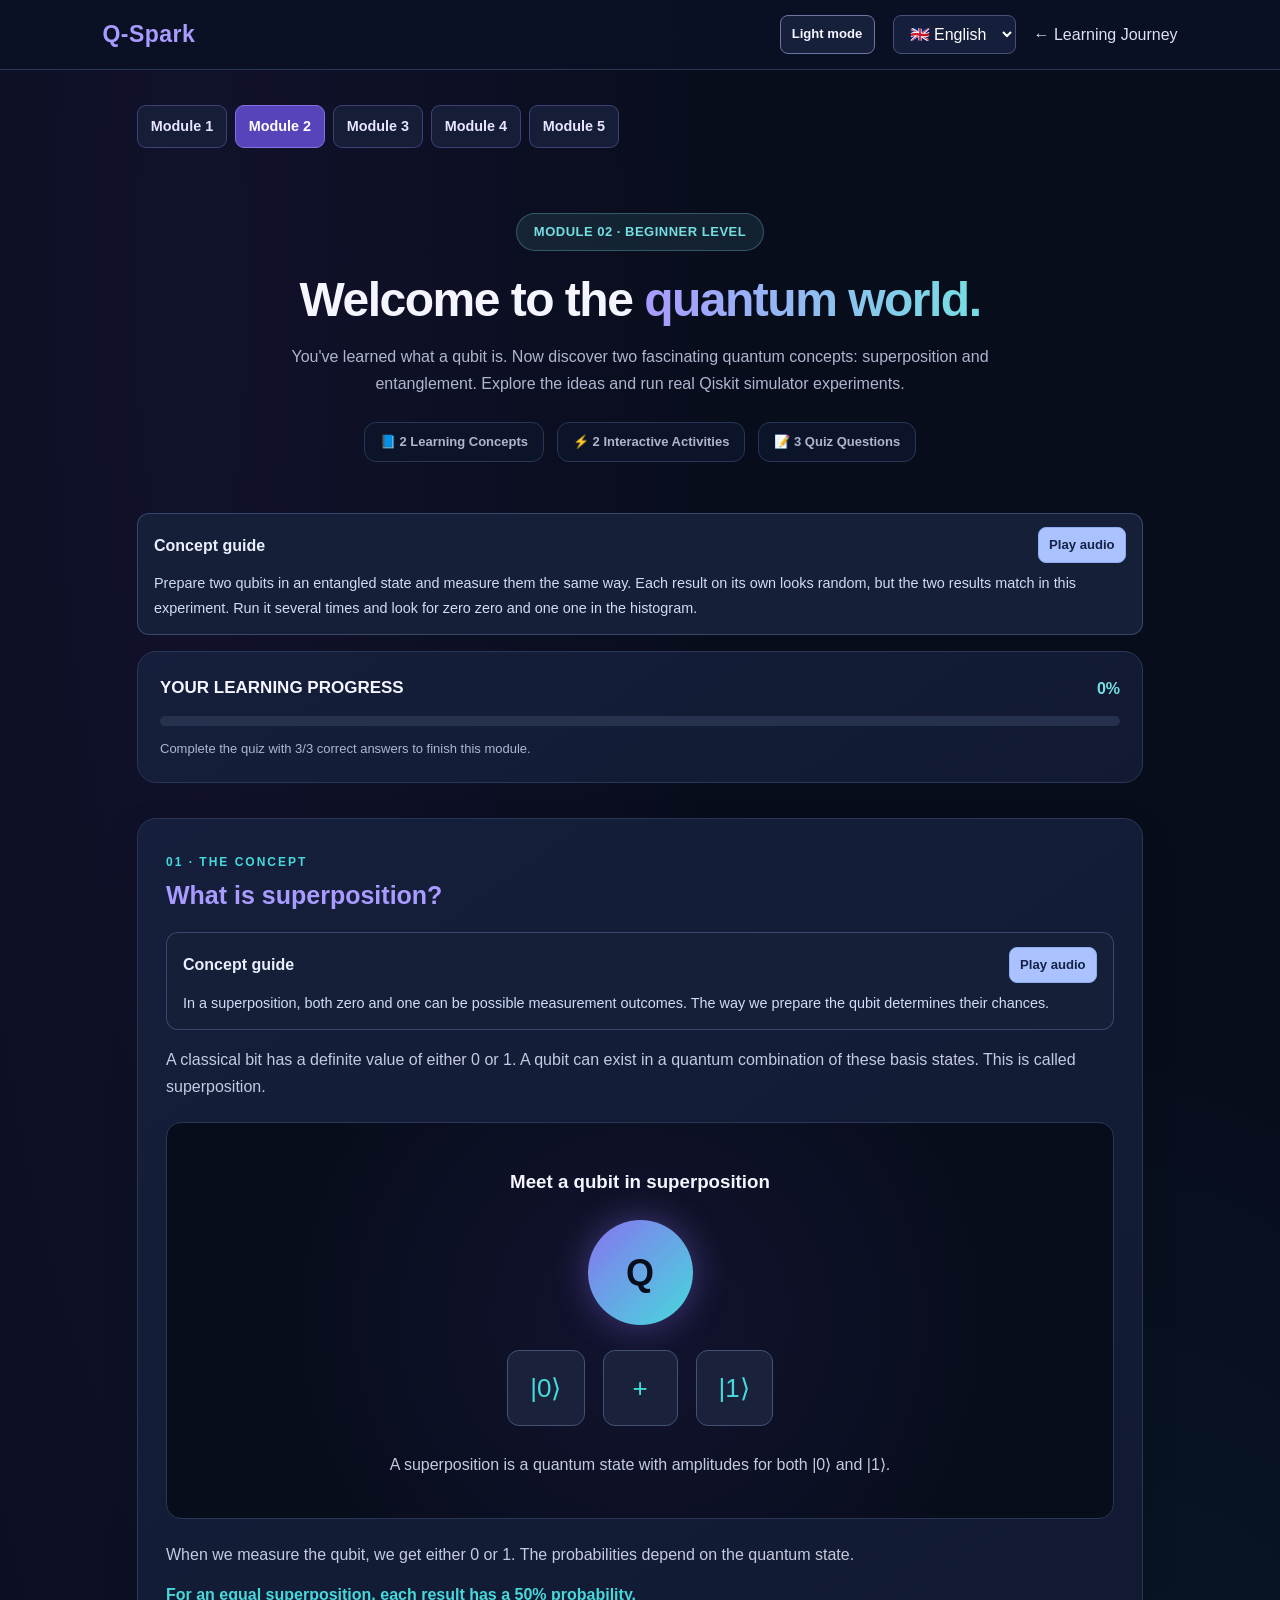
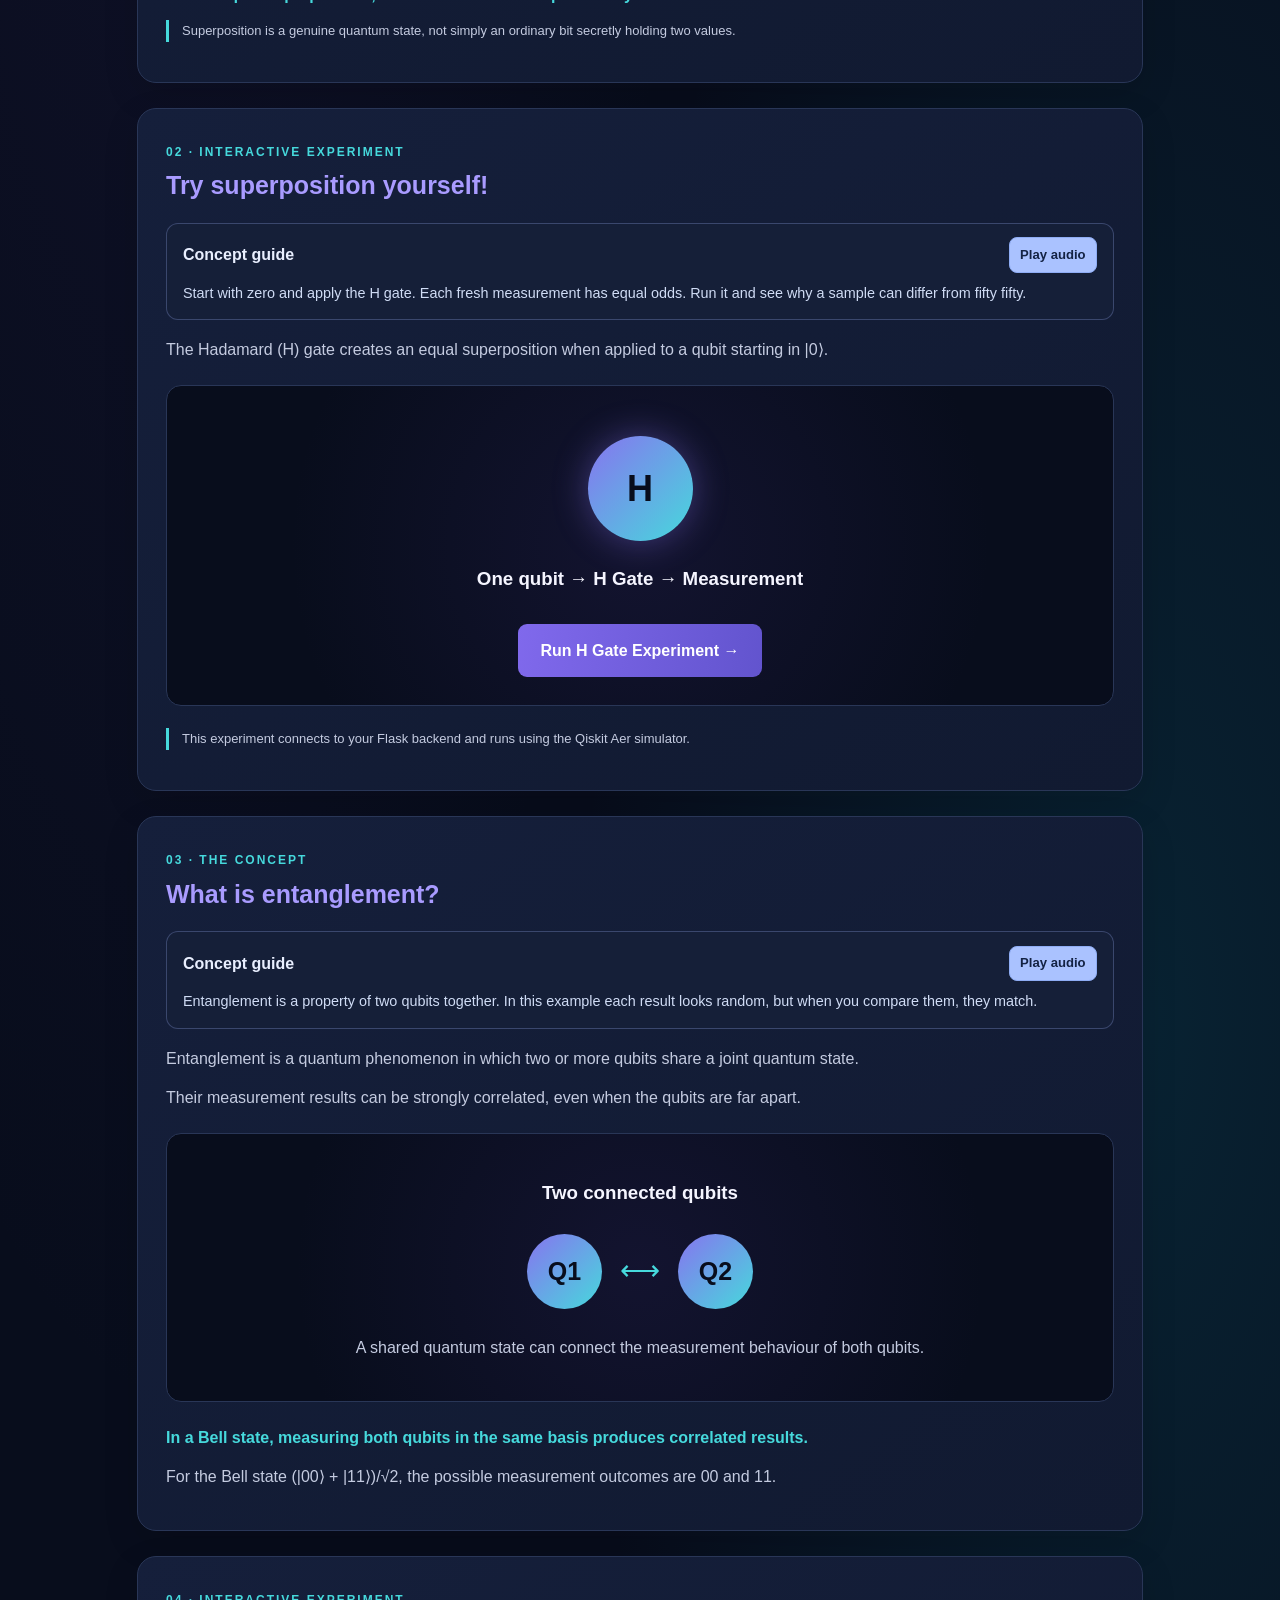
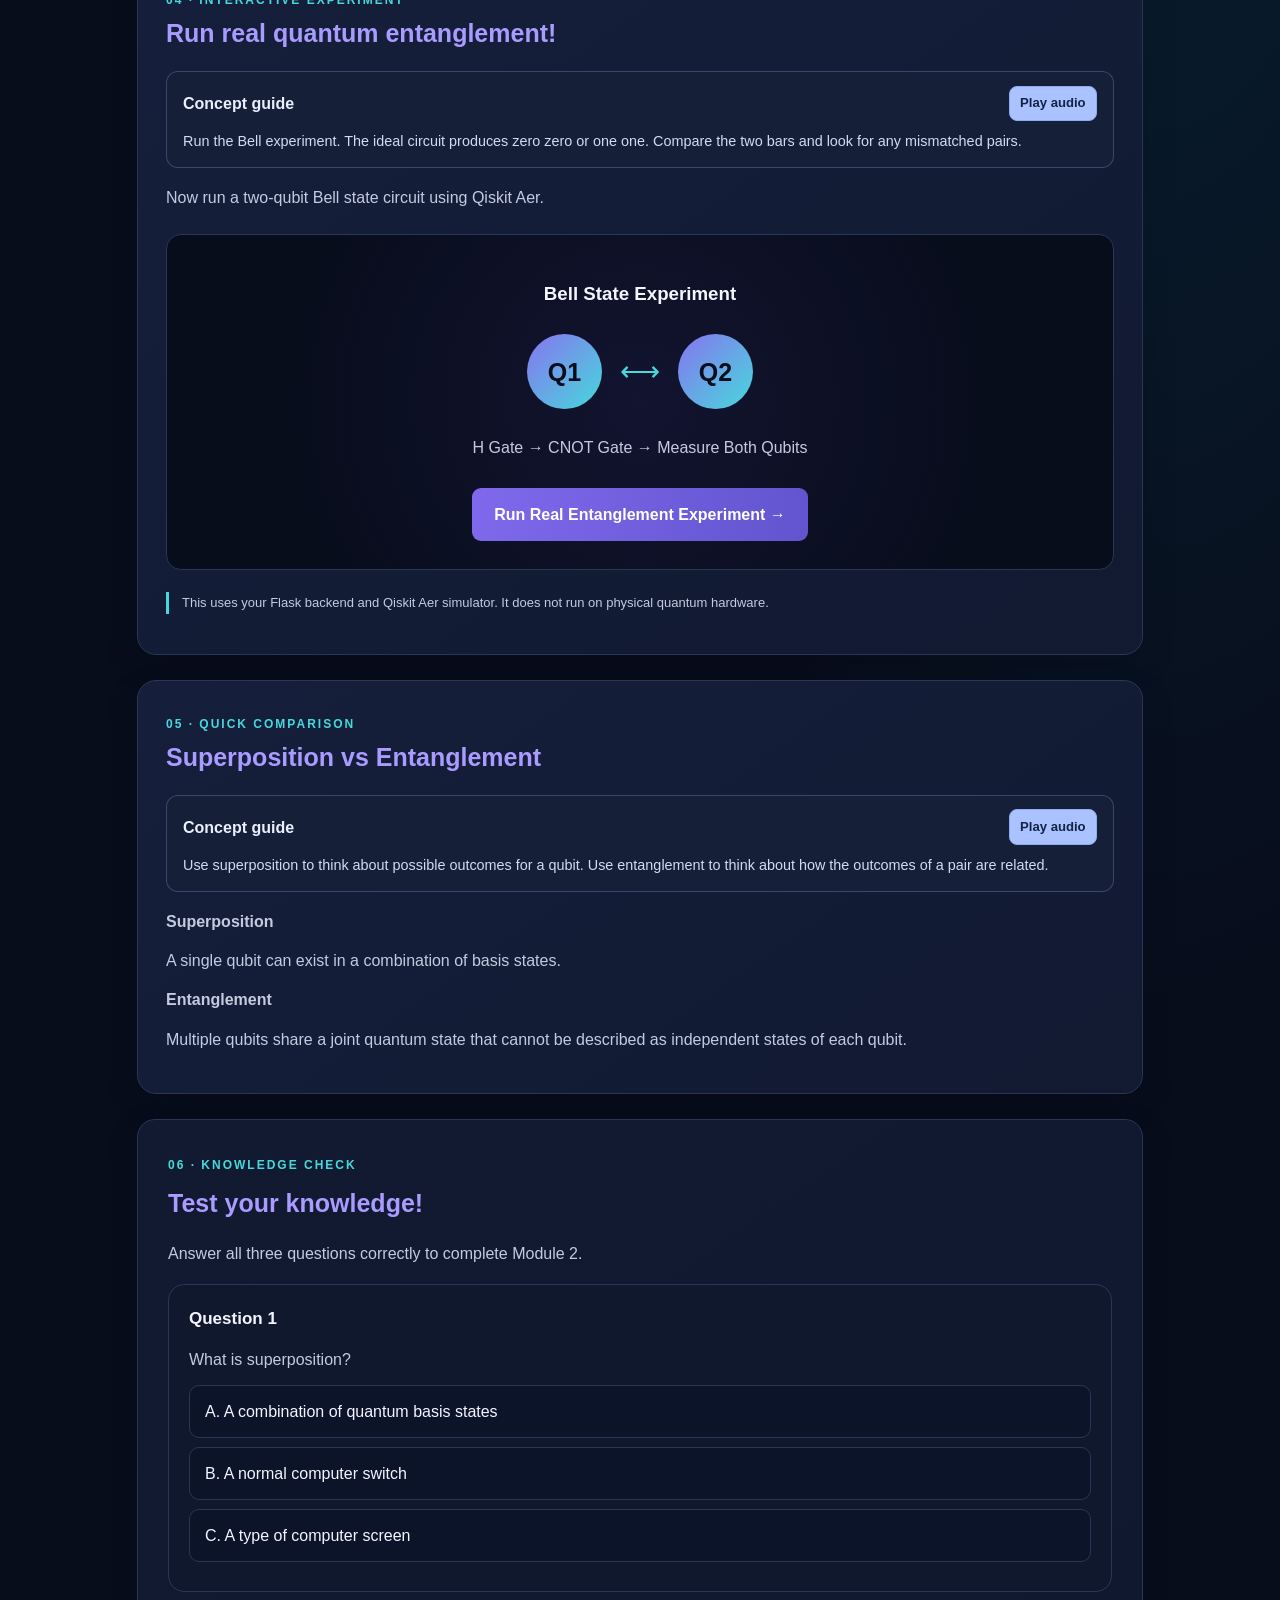
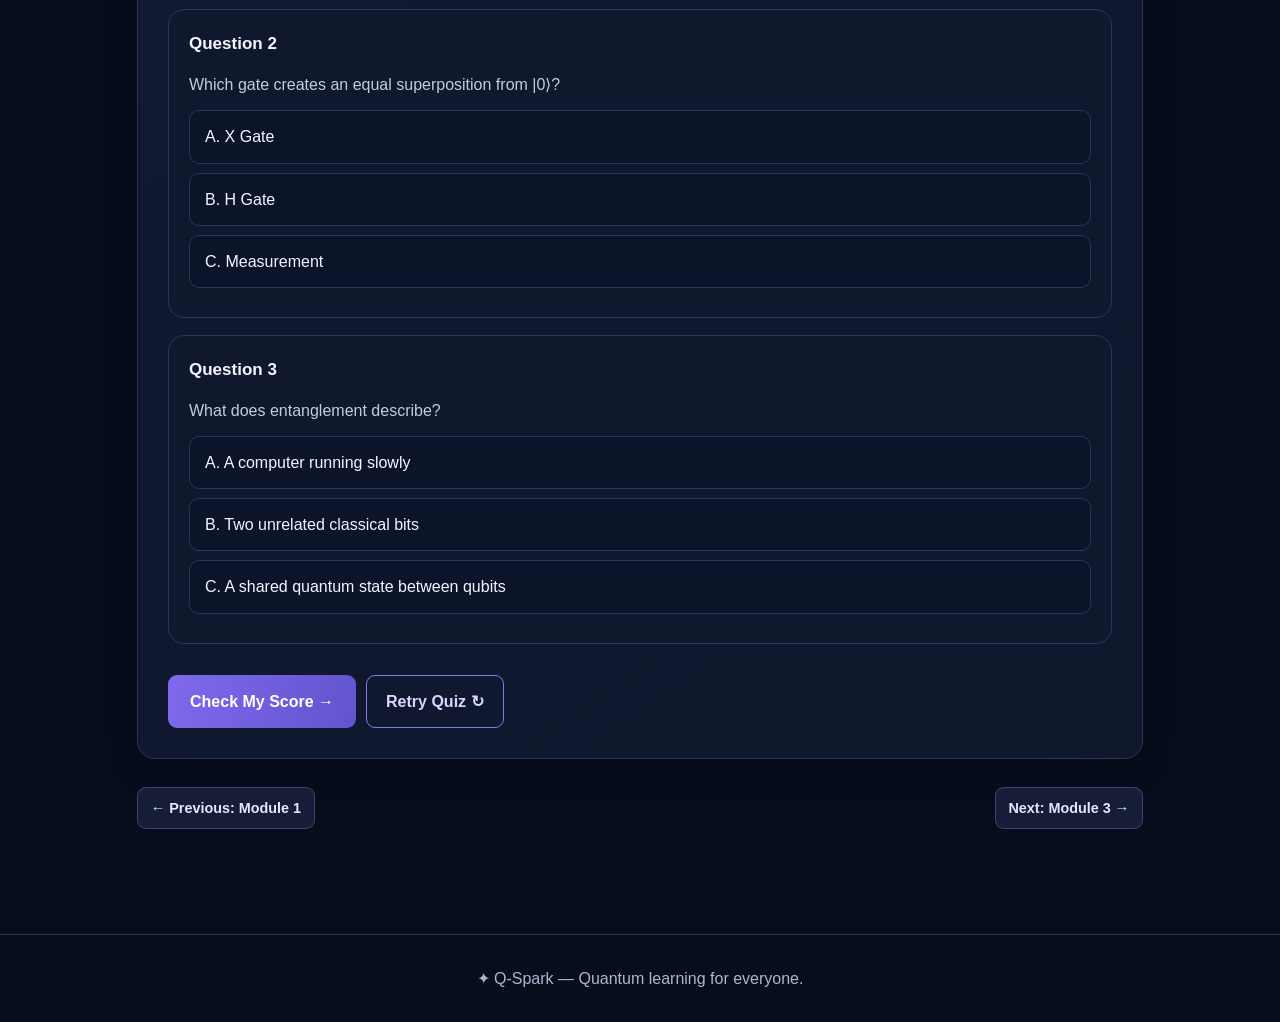
<file: frontend/module2.html>
<!DOCTYPE html>
<html lang="en">
<head>
<meta charset="UTF-8">
<meta name="viewport" content="width=device-width, initial-scale=1.0">
<title>Module 2 | Q-Spark</title>

<style>
:root {
    --bg:#080d1c;--panel:#111a31;--panel2:#151f3b;
    --purple:#a99bff;--violet:#8774ef;--cyan:#46d9dc;
    --text:#f5f5ff;--muted:#aeb6cf;--border:#293657;
    --success:#8ef0df;--danger:#ff9eae;
}
*{margin:0;padding:0;box-sizing:border-box}
html{scroll-behavior:smooth}
body{
    font-family:"Segoe UI",sans-serif;
    background:radial-gradient(ellipse at 15% 5%,#39266a33,transparent 35%),
    radial-gradient(ellipse at 90% 45%,#087e9130,transparent 35%),var(--bg);
    color:var(--text);line-height:1.7;min-height:100vh
}
button,a,select{font:inherit}
.navbar{
    padding:15px 8%;background:#0b1225ed;border-bottom:1px solid var(--border);
    display:flex;justify-content:space-between;align-items:center;gap:15px;
    position:sticky;top:0;z-index:10;backdrop-filter:blur(14px);flex-wrap:wrap
}
.logo{color:var(--purple);font-size:23px;font-weight:800;letter-spacing:.5px}
.nav-right{display:flex;align-items:center;gap:18px}
.navbar a{color:#dce0f4;text-decoration:none;transition:.2s}
.navbar a:hover{color:var(--cyan)}
.language-select{
    background:#151f3b;color:white;border:1px solid #465174;
    padding:9px 12px;border-radius:8px;cursor:pointer
}
.container{max-width:1050px;margin:auto;padding:55px 22px}
.hero{padding:30px 0 38px}
.tag{
    display:inline-block;color:var(--cyan);letter-spacing:2px;font-size:12px;
    font-weight:800;border:1px solid #46d9dc55;background:#46d9dc12;
    padding:7px 13px;border-radius:30px
}
h1{font-size:clamp(36px,6vw,58px);line-height:1.15;margin:20px 0;letter-spacing:-1.5px}
h1 span{background:linear-gradient(90deg,var(--purple),var(--cyan));background-clip:text;-webkit-background-clip:text;color:transparent}
.intro{color:var(--muted);font-size:18px;max-width:760px;margin-bottom:28px}
.hero-stats{display:flex;gap:12px;flex-wrap:wrap}
.hero-stat{padding:9px 15px;background:#151f3b;border:1px solid var(--border);border-radius:10px;color:#dce0f4;font-size:13px}
.hero-stat span{color:var(--cyan);font-weight:bold}
.progress-card{background:linear-gradient(120deg,#151f3b,#101a30);border:1px solid var(--border);border-radius:16px;padding:23px;margin:25px 0 35px}
.progress-heading{display:flex;justify-content:space-between;gap:15px;align-items:center;margin-bottom:12px}
.progress-heading strong{color:var(--purple)}
.progress-percent{color:var(--cyan);font-weight:bold}
.progress{height:9px;background:#273252;border-radius:20px;overflow:hidden}
.progress-fill{height:100%;width:0%;background:linear-gradient(90deg,var(--violet),var(--cyan));border-radius:20px;transition:width .5s}
.progress-status{color:var(--muted);font-size:13px;margin-top:10px}
.completion-status{display:none;margin-top:15px;padding:13px;border:1px solid #46d9dc66;border-radius:10px;background:#102b35;color:var(--success)}
.lesson-card{
    background:linear-gradient(145deg,#111a31,#0e172c);border:1px solid var(--border);
    border-radius:18px;padding:30px;margin:24px 0;box-shadow:0 12px 35px #00000020;
    transition:border-color .25s,transform .25s
}
.lesson-card:hover{border-color:#6658a7;transform:translateY(-2px)}
.section-number{color:var(--cyan);font-size:12px;font-weight:800;letter-spacing:2px}
.lesson-card h2{color:var(--purple);font-size:25px;margin:5px 0 15px}
.lesson-card h3{margin:15px 0}
.lesson-card p{color:#c4cbe0;margin:12px 0}
.visual{background:radial-gradient(circle at center,#34276a40,transparent 70%),#080d1c;border:1px solid var(--border);padding:28px;border-radius:15px;margin:22px 0;text-align:center}
.qubit{width:105px;height:105px;display:grid;place-items:center;margin:22px auto;border-radius:50%;background:linear-gradient(135deg,var(--violet),var(--cyan));color:#080d1c;font-size:36px;font-weight:900;box-shadow:0 0 35px #8774ef66;animation:pulse 3s infinite ease-in-out}
@keyframes pulse{0%,100%{box-shadow:0 0 20px #8774ef55}50%{box-shadow:0 0 45px #46d9dc88}}
.states{display:flex;justify-content:center;align-items:center;gap:18px;margin:25px 0;flex-wrap:wrap}
.state{background:#19213b;border:1px solid #465174;border-radius:12px;padding:15px 22px;min-width:75px;font-size:26px;color:var(--cyan)}
.primary{display:inline-block;background:linear-gradient(100deg,#8069ec,#6254ce);border:none;padding:13px 22px;color:white;border-radius:9px;cursor:pointer;font-weight:bold;margin-top:14px;text-decoration:none;transition:.2s}
.primary:hover{transform:translateY(-2px);box-shadow:0 7px 22px #8774ef55}
.primary:disabled{opacity:.6;cursor:wait;transform:none}
.result{margin-top:22px;padding:20px;background:#080d1c;border:1px solid var(--border);border-radius:12px;color:var(--cyan);display:none;text-align:left;overflow-wrap:anywhere}
.result h3{color:var(--success);margin:5px 0 12px}
.result p{color:#c4cbe0;margin:10px 0}
.bar{height:12px;background:#273252;border-radius:20px;overflow:hidden;margin:8px 0 18px}
.fill{height:100%;background:linear-gradient(90deg,var(--violet),var(--cyan));transition:width .5s}
.correlation{display:flex;justify-content:center;align-items:center;gap:18px;margin:25px 0}
.particle{width:75px;height:75px;border-radius:50%;display:grid;place-items:center;background:linear-gradient(135deg,var(--violet),var(--cyan));color:#080d1c;font-size:25px;font-weight:bold}
.connection{color:var(--cyan);font-size:28px}
.example{color:var(--cyan)!important;font-weight:bold}
.note{color:var(--muted);font-size:13px;border-left:3px solid var(--cyan);padding-left:13px;margin-top:18px}
.circuit-output{white-space:pre-wrap;text-align:left;font-family:Consolas,monospace;font-size:13px;color:var(--cyan);background:#111a31;padding:15px;border-radius:8px;overflow-x:auto;margin-top:12px}
.visualization-section{margin-top:25px;padding-top:20px;border-top:1px solid var(--border)}
.visualization-section h3{color:var(--purple);margin:10px 0}
.visualization-description{color:var(--muted)!important;font-size:13px}
.visualization-image{display:block;width:100%;max-width:850px;height:auto;margin:15px auto;padding:12px;background:white;border:1px solid #465174;border-radius:12px}
.visualization-placeholder{padding:20px;background:#111a31;color:var(--muted);border:1px dashed #465174;border-radius:10px;text-align:center}
.quiz-question{padding:18px;margin:18px 0;border:1px solid var(--border);background:#0d162b;border-radius:12px}
.quiz-question h3{color:var(--purple);margin-bottom:8px}
.quiz-option{display:block;width:100%;padding:13px 15px;margin:10px 0;text-align:left;border:1px solid #465174;border-radius:9px;background:#080d1c;color:white;cursor:pointer;font-size:14px;transition:.2s}
.quiz-option:hover:not(:disabled){border-color:var(--cyan);background:#15213b}
.quiz-option:disabled{cursor:default;opacity:.85}
.feedback{margin-top:12px;padding:12px;border-radius:8px;background:#19213b;color:var(--cyan);display:none;font-size:14px}
.quiz-actions{display:flex;flex-wrap:wrap;gap:10px;align-items:center}
.retry-button{background:transparent;border:1px solid var(--violet);padding:12px 19px;color:#dcd5ff;border-radius:9px;cursor:pointer;font-weight:bold;margin-top:14px}
.retry-button:hover{background:#19213b}
.score-panel{margin-top:18px;padding:18px;border-radius:12px;background:#101a30;border:1px solid var(--border);display:none}
.score-panel strong{color:var(--cyan);font-size:20px}
.next-module{display:none;text-align:center;background:radial-gradient(circle at center,#34276a40,transparent 70%),#111a31;border:1px solid #46d9dc66}
.next-module h2{color:var(--success)}
footer{text-align:center;padding:30px;color:var(--muted);border-top:1px solid var(--border);margin-top:35px}
@media(max-width:600px){
.navbar{padding:14px 18px}.container{padding:35px 16px}.lesson-card{padding:20px}
.visual{padding:20px 14px}.correlation{gap:10px}.particle{width:62px;height:62px}
.progress-heading{align-items:flex-start}.visualization-image{padding:5px}
}
</style>
<link rel="stylesheet" href="theme.css">
<script src="theme.js"></script>
<link rel="stylesheet" href="narration/player.css">
<link rel="stylesheet" href="module.css">
</head>

<body data-module="2">

<nav class="navbar">
    <a class="logo brand-home" href="index.html" aria-label="Q-Spark home">Q-Spark</a>
    <div class="nav-right">
        <button type="button" class="theme-toggle">Light mode</button>
        <select class="language-select" id="languageSelect" aria-label="Choose language">
            <option value="en">🇬🇧 English</option>
            <option value="kn">ಕನ್ನಡ</option>
            <option value="hi">हिन्दी</option>
            <option value="te">తెలుగు</option>
        </select>
        <a href="index.html#modules" id="homeLink" data-course-back>← Learning Journey</a>
    </div>
</nav>

<main class="container course-layout">
    <nav class="module-jump" aria-label="Modules"></nav>

<header class="hero course-hero">
    <span class="tag" id="moduleTag">MODULE 02 · BEGINNER LEVEL</span>
    <h1 id="heroTitle">Welcome to the <span>quantum world.</span></h1>
    <p class="intro" id="heroIntro">
        You've learned what a qubit is. Now discover two fascinating quantum concepts:
        superposition and entanglement. Explore the ideas and run real Qiskit simulator experiments.
    </p>
    <ul class="course-stats"></ul>
</header>

<section class="page-narration" data-narration-page="module2" aria-labelledby="page-narration-title" hidden>
    <div class="narration-heading">
        <h3 id="page-narration-title"></h3>
        <button type="button" class="narration-toggle"></button>
    </div>
    <p class="narration-status" role="status"></p>
    <p class="narration-caption"></p>
    <audio preload="none"></audio>
</section>

<section class="progress-card course-progress">
    <div class="progress-heading course-progress-heading">
        <h3 id="progressHeading">Your Learning Progress</h3>
        <span class="progress-percent" id="progressPercent">0%</span>
    </div>
    <div class="progress course-track" id="progressBar" aria-labelledby="progressHeading" role="progressbar" aria-valuemin="0" aria-valuemax="100" aria-valuenow="0">
        <div class="progress-fill" id="moduleProgressFill"></div>
    </div>
    <p class="progress-status" id="moduleProgressText"></p>
    <div class="completion-status" id="completionStatus"></div>
</section>

<section class="lesson-card course-card">
    <span class="section-number" id="section1">01 · THE CONCEPT</span>
    <h2 id="superpositionTitle" data-course-concept>What is superposition?</h2>
    <section class="page-narration" data-narration-concept="module2-superposition" data-concept-heading="superpositionTitle" aria-labelledby="module2-superposition-audio" hidden>
        <div class="narration-heading">
            <h3 id="module2-superposition-audio"></h3>
            <button type="button" class="narration-toggle"></button>
        </div>
        <p class="narration-status" role="status"></p>
        <p class="narration-caption"></p>
        <audio preload="none"></audio>
    </section>
    <p id="superpositionText1">A classical bit has a definite value of either 0 or 1. A qubit can exist in a quantum combination of these basis states. This is called superposition.</p>
    <div class="visual">
        <h3 id="superpositionVisualTitle">Meet a qubit in superposition</h3>
        <div class="qubit">Q</div>
        <div class="states"><div class="state">|0⟩</div><div class="state">+</div><div class="state">|1⟩</div></div>
        <p id="superpositionVisualText">A superposition is a quantum state with amplitudes for both |0⟩ and |1⟩.</p>
    </div>
    <p id="superpositionText2">When we measure the qubit, we get either 0 or 1. The probabilities depend on the quantum state.</p>
    <p class="example" id="superpositionExample">For an equal superposition, each result has a 50% probability.</p>
    <p class="note" id="superpositionNote">Superposition is a genuine quantum state, not simply an ordinary bit secretly holding two values.</p>
</section>

<section class="lesson-card course-card">
    <span class="section-number" id="section2">02 · INTERACTIVE EXPERIMENT</span>
    <h2 id="trySuperpositionTitle">Try superposition yourself!</h2>
    <section class="page-narration" data-narration-concept="module2-balanced" data-concept-heading="trySuperpositionTitle" aria-labelledby="module2-balanced-audio" hidden>
        <div class="narration-heading">
            <h3 id="module2-balanced-audio"></h3>
            <button type="button" class="narration-toggle"></button>
        </div>
        <p class="narration-status" role="status"></p>
        <p class="narration-caption"></p>
        <audio preload="none"></audio>
    </section>
    <p id="trySuperpositionText">The Hadamard (H) gate creates an equal superposition when applied to a qubit starting in |0⟩.</p>
    <div class="visual">
        <div class="qubit">H</div>
        <h3 id="hGateTitle">One qubit → H Gate → Measurement</h3>
        <button class="primary" id="superpositionButton" data-course-activity onclick="runSuperposition()">Run H Gate Experiment →</button>
        <div class="result" id="superpositionResult"></div>
    </div>
    <p class="note" id="superpositionExperimentNote">This experiment connects to your Flask backend and runs using the Qiskit Aer simulator.</p>
</section>

<section class="lesson-card course-card">
    <span class="section-number" id="section3">03 · THE CONCEPT</span>
    <h2 id="entanglementTitle" data-course-concept>What is entanglement?</h2>
    <section class="page-narration" data-narration-concept="module2-entanglement" data-concept-heading="entanglementTitle" aria-labelledby="module2-entanglement-audio" hidden>
        <div class="narration-heading">
            <h3 id="module2-entanglement-audio"></h3>
            <button type="button" class="narration-toggle"></button>
        </div>
        <p class="narration-status" role="status"></p>
        <p class="narration-caption"></p>
        <audio preload="none"></audio>
    </section>
    <p id="entanglementText1">Entanglement is a quantum phenomenon in which two or more qubits share a joint quantum state.</p>
    <p id="entanglementText2">Their measurement results can be strongly correlated, even when the qubits are far apart.</p>
    <div class="visual">
        <h3 id="connectedQubitsTitle">Two connected qubits</h3>
        <div class="correlation"><div class="particle">Q1</div><div class="connection">⟷</div><div class="particle">Q2</div></div>
        <p id="connectedQubitsText">A shared quantum state can connect the measurement behaviour of both qubits.</p>
    </div>
    <p class="example" id="bellExample">In a Bell state, measuring both qubits in the same basis produces correlated results.</p>
    <p id="bellStateText">For the Bell state (|00⟩ + |11⟩)/√2, the possible measurement outcomes are 00 and 11.</p>
</section>

<section class="lesson-card course-card">
    <span class="section-number" id="section4">04 · INTERACTIVE EXPERIMENT</span>
    <h2 id="runEntanglementTitle">Run real quantum entanglement!</h2>
    <section class="page-narration" data-narration-concept="module2-bell" data-concept-heading="runEntanglementTitle" aria-labelledby="module2-bell-audio" hidden>
        <div class="narration-heading">
            <h3 id="module2-bell-audio"></h3>
            <button type="button" class="narration-toggle"></button>
        </div>
        <p class="narration-status" role="status"></p>
        <p class="narration-caption"></p>
        <audio preload="none"></audio>
    </section>
    <p id="runEntanglementText">Now run a two-qubit Bell state circuit using Qiskit Aer.</p>
    <div class="visual">
        <h3 id="bellExperimentTitle">Bell State Experiment</h3>
        <div class="correlation"><div class="particle">Q1</div><div class="connection">⟷</div><div class="particle">Q2</div></div>
        <p id="bellCircuitText">H Gate → CNOT Gate → Measure Both Qubits</p>
        <button class="primary" id="entanglementButton" data-course-activity onclick="runEntanglement()">Run Real Entanglement Experiment →</button>
        <div class="result" id="entanglementResult"></div>
    </div>
    <p class="note" id="entanglementExperimentNote">This uses your Flask backend and Qiskit Aer simulator. It does not run on physical quantum hardware.</p>
</section>

<section class="lesson-card course-card">
    <span class="section-number" id="section5">05 · QUICK COMPARISON</span>
    <h2 id="comparisonTitle">Superposition vs Entanglement</h2>
    <section class="page-narration" data-narration-concept="module2-compare" data-concept-heading="comparisonTitle" aria-labelledby="module2-compare-audio" hidden>
        <div class="narration-heading">
            <h3 id="module2-compare-audio"></h3>
            <button type="button" class="narration-toggle"></button>
        </div>
        <p class="narration-status" role="status"></p>
        <p class="narration-caption"></p>
        <audio preload="none"></audio>
    </section>
    <p><strong id="comparisonSuperpositionLabel">Superposition</strong></p>
    <p id="comparisonSuperpositionText">A single qubit can exist in a combination of basis states.</p>
    <p><strong id="comparisonEntanglementLabel">Entanglement</strong></p>
    <p id="comparisonEntanglementText">Multiple qubits share a joint quantum state that cannot be described as independent states of each qubit.</p>
</section>

<section class="lesson-card" id="quiz">
    <span class="section-number" id="section6">06 · KNOWLEDGE CHECK</span>
    <h2 id="quizTitle">Test your knowledge!</h2>
    <p id="quizIntro">Answer all three questions correctly to complete Module 2.</p>

    <div class="quiz-question course-question">
        <h3 id="question1Title">Question 1</h3>
        <p id="question1Text">What is superposition?</p>
        <button class="quiz-option" onclick="answer(0,0)" id="q0a">A. A combination of quantum basis states</button>
        <button class="quiz-option" onclick="answer(0,1)" id="q0b">B. A normal computer switch</button>
        <button class="quiz-option" onclick="answer(0,2)" id="q0c">C. A type of computer screen</button>
        <div id="feedback0" class="feedback"></div>
    </div>

    <div class="quiz-question course-question">
        <h3 id="question2Title">Question 2</h3>
        <p id="question2Text">Which gate creates an equal superposition from |0⟩?</p>
        <button class="quiz-option" onclick="answer(1,0)" id="q1a">A. X Gate</button>
        <button class="quiz-option" onclick="answer(1,1)" id="q1b">B. H Gate</button>
        <button class="quiz-option" onclick="answer(1,2)" id="q1c">C. Measurement</button>
        <div id="feedback1" class="feedback"></div>
    </div>

    <div class="quiz-question course-question">
        <h3 id="question3Title">Question 3</h3>
        <p id="question3Text">What does entanglement describe?</p>
        <button class="quiz-option" onclick="answer(2,0)" id="q2a">A. A computer running slowly</button>
        <button class="quiz-option" onclick="answer(2,1)" id="q2b">B. Two unrelated classical bits</button>
        <button class="quiz-option" onclick="answer(2,2)" id="q2c">C. A shared quantum state between qubits</button>
        <div id="feedback2" class="feedback"></div>
    </div>

    <div class="quiz-actions">
        <button class="primary" id="checkScoreButton" onclick="showScore()">Check My Score →</button>
        <button class="retry-button" id="retryButton" onclick="retryQuiz()">Retry Quiz ↻</button>
    </div>
    <div id="score" class="score-panel"></div>
</section>

<section class="lesson-card next-module" id="nextModule">
    <h2 id="completedTitle">🎉 Module 2 completed!</h2>
    <p id="completedText">You have successfully explored superposition and entanglement. Your progress is saved.</p>
    <p class="example" id="nextModuleText">Next: Discover how quantum gates transform qubits and how quantum circuits are built.</p>
    <a class="primary" href="module3.html" id="continueButton">Continue to Module 3 →</a>
</section>

    <nav class="module-pager" aria-label="Modules"></nav>
</main>

<footer id="footerText">✦ Q-Spark — Quantum learning for everyone.</footer>

<script>
const API_BASE_URL = "";
const PROGRESS_KEY = "qubitquestProgress";
const LANGUAGE_KEY = "qubitquestLanguage";

const translations = {
en: {
home:"← Home",tag:"MODULE 02 · BEGINNER LEVEL",
heroStart:"Welcome to the ",heroHighlight:"quantum world.",
intro:"You've learned what a qubit is. Now discover two fascinating quantum concepts: superposition and entanglement. Explore the ideas and run real Qiskit simulator experiments.",
progressHeading:"YOUR LEARNING PROGRESS",
progressIncomplete:"Complete the quiz with 3/3 correct answers to finish this module.",
progressComplete:"Module 2 successfully completed!",
completion:"✓ Module 2 completed! Your progress has been saved on this device.",
section1:"01 · THE CONCEPT",superTitle:"What is superposition?",
superText1:"A classical bit has a definite value of either 0 or 1. A qubit can exist in a quantum combination of these basis states. This is called superposition.",
superVisualTitle:"Meet a qubit in superposition",superVisualText:"A superposition is a quantum state with amplitudes for both |0⟩ and |1⟩.",
superText2:"When we measure the qubit, we get either 0 or 1. The probabilities depend on the quantum state.",
superExample:"For an equal superposition, each result has a 50% probability.",
superNote:"Superposition is a genuine quantum state, not simply an ordinary bit secretly holding two values.",
section2:"02 · INTERACTIVE EXPERIMENT",trySuperTitle:"Try superposition yourself!",
trySuperText:"The Hadamard (H) gate creates an equal superposition when applied to a qubit starting in |0⟩.",
hGateTitle:"One qubit → H Gate → Measurement",runH:"Run H Gate Experiment →",
superExpNote:"This experiment connects to your Flask backend and runs using the Qiskit Aer simulator.",
section3:"03 · THE CONCEPT",entTitle:"What is entanglement?",
entText1:"Entanglement is a quantum phenomenon in which two or more qubits share a joint quantum state.",
entText2:"Their measurement results can be strongly correlated, even when the qubits are far apart.",
connectedTitle:"Two connected qubits",connectedText:"A shared quantum state can connect the measurement behaviour of both qubits.",
bellExample:"In a Bell state, measuring both qubits in the same basis produces correlated results.",
bellText:"For the Bell state (|00⟩ + |11⟩)/√2, the possible measurement outcomes are 00 and 11.",
section4:"04 · INTERACTIVE EXPERIMENT",runEntTitle:"Run real quantum entanglement!",
runEntText:"Now run a two-qubit Bell state circuit using Qiskit Aer.",
bellExperiment:"Bell State Experiment",bellCircuit:"H Gate → CNOT Gate → Measure Both Qubits",
runBell:"Run Real Entanglement Experiment →",
entExpNote:"This uses your Flask backend and Qiskit Aer simulator. It does not run on physical quantum hardware.",
section5:"05 · QUICK COMPARISON",comparisonTitle:"Superposition vs Entanglement",
superLabel:"Superposition",superCompare:"A single qubit can exist in a combination of basis states.",
entLabel:"Entanglement",entCompare:"Multiple qubits share a joint quantum state that cannot be described as independent states of each qubit.",
section6:"06 · KNOWLEDGE CHECK",quizTitle:"Test your knowledge!",
quizIntro:"Answer all three questions correctly to complete Module 2.",
question:"Question",question1:"What is superposition?",q0a:"A. A combination of quantum basis states",q0b:"B. A normal computer switch",q0c:"C. A type of computer screen",
question2:"Which gate creates an equal superposition from |0⟩?",q1a:"A. X Gate",q1b:"B. H Gate",q1c:"C. Measurement",
question3:"What does entanglement describe?",q2a:"A. A computer running slowly",q2b:"B. Two unrelated classical bits",q2c:"C. A shared quantum state between qubits",
checkScore:"Check My Score →",retry:"Retry Quiz ↻",answerAll:"Please answer all three questions before checking your score.",
excellent:"Excellent work! 🌟 You passed Module 2.",tryAgain:"Good effort! 💙 You need 3/3 correct answers to complete this module. Try again!",
completedTitle:"🎉 Module 2 completed!",completedText:"You have successfully explored superposition and entanglement. Your progress is saved.",
nextText:"Next: Discover how quantum gates transform qubits and how quantum circuits are built.",
continue:"Continue to Module 3 →",footer:"✦ Q-Spark — Quantum learning for everyone.",
correct:"✓ Correct! ",incorrect:"Not quite! ",explanations:[
"Superposition is a quantum combination of basis states.",
"The H Gate creates an equal superposition from |0⟩.",
"Entanglement describes a shared quantum state between qubits."
],
runningH:"Running Qiskit experiment...",connecting:"Connecting to your quantum simulator...",
runningBell:"Running Bell State circuit...",connectingAer:"Connecting to Qiskit Aer simulator...",
experimentSuccess:"Experiment successful! ✨",bellSuccess:"Bell State experiment successful! ✨",
totalMeasurements:"Total measurements:",result0:"Result 0:",result1:"Result 1:",
hExplanation:"The H Gate prepared an equal superposition. The results should be approximately 50/50, with small variations due to sampling.",
outcome00:"Outcome 00:",outcome11:"Outcome 11:",noOther:"No 01 or 10 outcomes were observed.",
otherOutcomes:"Other observed outcomes:",bellExplanation:"The Bell state produces correlated measurement results.",
circuitRepresentation:"Text Circuit Representation",circuitMissing:"Text circuit representation was not included.",
circuitHeading:"⚛️ Real Qiskit Circuit Diagram",circuitDescription:"Generated from the actual quantum circuit executed by Qiskit.",
histogramHeading:"📊 Measurement Histogram",histogramDescription:"This graph displays the actual measurement counts from the simulator.",
circuitImageMissing:"Circuit image was not returned by the backend. Check the backend terminal for drawing errors.",
histogramImageMissing:"Histogram image was not returned by the backend. Check the backend terminal for plotting errors.",
imageError:"The image could not be displayed.",invalidResponse:"The backend returned an invalid response.",
missingResults:"The backend response is missing measurement results.",
experimentError:"Experiment error: ",backendError:"The experiment could not be completed.",
moduleSavedError:"Your browser could not save progress. Please check your browser storage settings.",
scoreLabel:"correct",scoreOutOf:" / 3 correct"
},
kn: {
home:"← ಮುಖಪುಟ",tag:"ಮಾಡ್ಯೂಲ್ 02 · ಆರಂಭಿಕ ಹಂತ",
heroStart:"ಕ್ವಾಂಟಮ್ ",heroHighlight:"ಜಗತ್ತಿಗೆ ಸ್ವಾಗತ.",
intro:"ನೀವು ಕ್ಯೂಬಿಟ್ ಎಂದರೇನು ಎಂದು ಕಲಿತಿದ್ದೀರಿ. ಈಗ ಸೂಪರ್‌ಪೊಸಿಷನ್ ಮತ್ತು ಎಂಟ್ಯಾಂಗಲ್‌ಮೆಂಟ್ ಎಂಬ ಎರಡು ಅದ್ಭುತ ಕ್ವಾಂಟಮ್ ಪರಿಕಲ್ಪನೆಗಳನ್ನು ತಿಳಿಯಿರಿ. Qiskit ಸಿಮ್ಯುಲೇಟರ್ ಪ್ರಯೋಗಗಳನ್ನು ನಡೆಸಿ.",
progressHeading:"ನಿಮ್ಮ ಕಲಿಕೆಯ ಪ್ರಗತಿ",progressIncomplete:"ಈ ಮಾಡ್ಯೂಲ್ ಪೂರ್ಣಗೊಳಿಸಲು 3ರಲ್ಲಿ 3 ಸರಿಯಾದ ಉತ್ತರಗಳನ್ನು ನೀಡಿ.",
progressComplete:"ಮಾಡ್ಯೂಲ್ 2 ಯಶಸ್ವಿಯಾಗಿ ಪೂರ್ಣಗೊಂಡಿದೆ!",completion:"✓ ಮಾಡ್ಯೂಲ್ 2 ಪೂರ್ಣಗೊಂಡಿದೆ! ನಿಮ್ಮ ಪ್ರಗತಿಯನ್ನು ಈ ಸಾಧನದಲ್ಲಿ ಉಳಿಸಲಾಗಿದೆ.",
section1:"01 · ಪರಿಕಲ್ಪನೆ",superTitle:"ಸೂಪರ್‌ಪೊಸಿಷನ್ ಎಂದರೇನು?",
superText1:"ಸಾಂಪ್ರದಾಯಿಕ ಬಿಟ್ 0 ಅಥವಾ 1 ಎಂಬ ನಿರ್ದಿಷ್ಟ ಮೌಲ್ಯವನ್ನು ಹೊಂದಿರುತ್ತದೆ. ಕ್ಯೂಬಿಟ್ ಈ ಮೂಲ ಸ್ಥಿತಿಗಳ ಕ್ವಾಂಟಮ್ ಸಂಯೋಜನೆಯಲ್ಲಿ ಇರಬಹುದು. ಇದನ್ನೇ ಸೂಪರ್‌ಪೊಸಿಷನ್ ಎನ್ನುತ್ತಾರೆ.",
superVisualTitle:"ಸೂಪರ್‌ಪೊಸಿಷನ್‌ನಲ್ಲಿರುವ ಕ್ಯೂಬಿಟ್",superVisualText:"ಸೂಪರ್‌ಪೊಸಿಷನ್ ಎಂದರೆ |0⟩ ಮತ್ತು |1⟩ ಎರಡಕ್ಕೂ ಆಂಪ್ಲಿಟ್ಯೂಡ್‌ಗಳನ್ನು ಹೊಂದಿರುವ ಕ್ವಾಂಟಮ್ ಸ್ಥಿತಿ.",
superText2:"ಕ್ಯೂಬಿಟ್ ಅನ್ನು ಅಳೆಯುವಾಗ 0 ಅಥವಾ 1 ಫಲಿತಾಂಶ ಸಿಗುತ್ತದೆ. ಸಂಭವನೀಯತೆಗಳು ಕ್ವಾಂಟಮ್ ಸ್ಥಿತಿಯನ್ನು ಅವಲಂಬಿಸಿರುತ್ತವೆ.",
superExample:"ಸಮಾನ ಸೂಪರ್‌ಪೊಸಿಷನ್‌ನಲ್ಲಿ ಪ್ರತಿ ಫಲಿತಾಂಶಕ್ಕೂ 50% ಸಂಭವನೀಯತೆ ಇರುತ್ತದೆ.",
superNote:"ಸೂಪರ್‌ಪೊಸಿಷನ್ ನಿಜವಾದ ಕ್ವಾಂಟಮ್ ಸ್ಥಿತಿ; ಎರಡು ಮೌಲ್ಯಗಳನ್ನು ರಹಸ್ಯವಾಗಿ ಹೊಂದಿರುವ ಸಾಮಾನ್ಯ ಬಿಟ್ ಅಲ್ಲ.",
section2:"02 · ಸಂವಾದಾತ್ಮಕ ಪ್ರಯೋಗ",trySuperTitle:"ನೀವೇ ಸೂಪರ್‌ಪೊಸಿಷನ್ ಪ್ರಯತ್ನಿಸಿ!",
trySuperText:"|0⟩ ಸ್ಥಿತಿಯಿಂದ ಪ್ರಾರಂಭವಾಗುವ ಕ್ಯೂಬಿಟ್‌ಗೆ ಹ್ಯಾಡಮಾರ್ಡ್ (H) ಗೇಟ್ ಅನ್ವಯಿಸಿದಾಗ ಸಮಾನ ಸೂಪರ್‌ಪೊಸಿಷನ್ ಸೃಷ್ಟಿಯಾಗುತ್ತದೆ.",
hGateTitle:"ಒಂದು ಕ್ಯೂಬಿಟ್ → H ಗೇಟ್ → ಅಳತೆ",runH:"H ಗೇಟ್ ಪ್ರಯೋಗ ಪ್ರಾರಂಭಿಸಿ →",
superExpNote:"ಈ ಪ್ರಯೋಗವು ನಿಮ್ಮ Flask ಬ್ಯಾಕೆಂಡ್‌ಗೆ ಸಂಪರ್ಕಗೊಂಡು Qiskit Aer ಸಿಮ್ಯುಲೇಟರ್ ಬಳಸಿ ನಡೆಯುತ್ತದೆ.",
section3:"03 · ಪರಿಕಲ್ಪನೆ",entTitle:"ಎಂಟ್ಯಾಂಗಲ್‌ಮೆಂಟ್ ಎಂದರೇನು?",
entText1:"ಎಂಟ್ಯಾಂಗಲ್‌ಮೆಂಟ್ ಎನ್ನುವುದು ಎರಡು ಅಥವಾ ಹೆಚ್ಚು ಕ್ಯೂಬಿಟ್‌ಗಳು ಒಂದೇ ಸಂಯುಕ್ತ ಕ್ವಾಂಟಮ್ ಸ್ಥಿತಿಯನ್ನು ಹಂಚಿಕೊಳ್ಳುವ ವಿದ್ಯಮಾನವಾಗಿದೆ.",
entText2:"ಕ್ಯೂಬಿಟ್‌ಗಳು ದೂರದಲ್ಲಿದ್ದರೂ ಅವುಗಳ ಅಳತೆಯ ಫಲಿತಾಂಶಗಳು ಬಲವಾಗಿ ಸಂಬಂಧ ಹೊಂದಿರಬಹುದು.",
connectedTitle:"ಸಂಪರ್ಕ ಹೊಂದಿರುವ ಎರಡು ಕ್ಯೂಬಿಟ್‌ಗಳು",connectedText:"ಹಂಚಿಕೊಂಡ ಕ್ವಾಂಟಮ್ ಸ್ಥಿತಿಯು ಎರಡೂ ಕ್ಯೂಬಿಟ್‌ಗಳ ಅಳತೆಯ ವರ್ತನೆಯನ್ನು ಸಂಪರ್ಕಿಸಬಹುದು.",
bellExample:"ಬೆಲ್ ಸ್ಥಿತಿಯಲ್ಲಿ, ಒಂದೇ ಆಧಾರದಲ್ಲಿ ಎರಡೂ ಕ್ಯೂಬಿಟ್‌ಗಳನ್ನು ಅಳೆಯುವುದರಿಂದ ಸಂಬಂಧಿತ ಫಲಿತಾಂಶಗಳು ಸಿಗುತ್ತವೆ.",
bellText:"ಬೆಲ್ ಸ್ಥಿತಿ (|00⟩ + |11⟩)/√2 ಗಾಗಿ ಸಾಧ್ಯವಾದ ಅಳತೆಯ ಫಲಿತಾಂಶಗಳು 00 ಮತ್ತು 11.",
section4:"04 · ಸಂವಾದಾತ್ಮಕ ಪ್ರಯೋಗ",runEntTitle:"ನಿಜವಾದ ಕ್ವಾಂಟಮ್ ಎಂಟ್ಯಾಂಗಲ್‌ಮೆಂಟ್ ಪ್ರಯೋಗ!",
runEntText:"ಈಗ Qiskit Aer ಬಳಸಿ ಎರಡು-ಕ್ಯೂಬಿಟ್ ಬೆಲ್ ಸ್ಥಿತಿ ಸರ್ಕ್ಯೂಟ್ ಅನ್ನು ನಡೆಸಿ.",
bellExperiment:"ಬೆಲ್ ಸ್ಥಿತಿ ಪ್ರಯೋಗ",bellCircuit:"H ಗೇಟ್ → CNOT ಗೇಟ್ → ಎರಡೂ ಕ್ಯೂಬಿಟ್‌ಗಳ ಅಳತೆ",
runBell:"ಎಂಟ್ಯಾಂಗಲ್‌ಮೆಂಟ್ ಪ್ರಯೋಗ ನಡೆಸಿ →",
entExpNote:"ಇದು Flask ಬ್ಯಾಕೆಂಡ್ ಮತ್ತು Qiskit Aer ಸಿಮ್ಯುಲೇಟರ್ ಬಳಸುತ್ತದೆ. ಭೌತಿಕ ಕ್ವಾಂಟಮ್ ಹಾರ್ಡ್‌ವೇರ್‌ನಲ್ಲಿ ನಡೆಯುವುದಿಲ್ಲ.",
section5:"05 · ತ್ವರಿತ ಹೋಲಿಕೆ",comparisonTitle:"ಸೂಪರ್‌ಪೊಸಿಷನ್ ಮತ್ತು ಎಂಟ್ಯಾಂಗಲ್‌ಮೆಂಟ್",
superLabel:"ಸೂಪರ್‌ಪೊಸಿಷನ್",superCompare:"ಒಂದು ಕ್ಯೂಬಿಟ್ ಮೂಲ ಸ್ಥಿತಿಗಳ ಸಂಯೋಜನೆಯಲ್ಲಿ ಇರಬಹುದು.",
entLabel:"ಎಂಟ್ಯಾಂಗಲ್‌ಮೆಂಟ್",entCompare:"ಹಲವು ಕ್ಯೂಬಿಟ್‌ಗಳು ಸಂಯುಕ್ತ ಕ್ವಾಂಟಮ್ ಸ್ಥಿತಿಯನ್ನು ಹಂಚಿಕೊಳ್ಳುತ್ತವೆ; ಅದನ್ನು ಪ್ರತ್ಯೇಕ ಸ್ವತಂತ್ರ ಸ್ಥಿತಿಗಳಾಗಿ ವಿವರಿಸಲು ಸಾಧ್ಯವಿಲ್ಲ.",
section6:"06 · ಜ್ಞಾನ ಪರೀಕ್ಷೆ",quizTitle:"ನಿಮ್ಮ ಜ್ಞಾನವನ್ನು ಪರೀಕ್ಷಿಸಿ!",
quizIntro:"ಮಾಡ್ಯೂಲ್ 2 ಪೂರ್ಣಗೊಳಿಸಲು ಮೂರು ಪ್ರಶ್ನೆಗಳಿಗೆ ಸರಿಯಾಗಿ ಉತ್ತರಿಸಿ.",
question:"ಪ್ರಶ್ನೆ",question1:"ಸೂಪರ್‌ಪೊಸಿಷನ್ ಎಂದರೇನು?",q0a:"A. ಕ್ವಾಂಟಮ್ ಮೂಲ ಸ್ಥಿತಿಗಳ ಸಂಯೋಜನೆ",q0b:"B. ಸಾಮಾನ್ಯ ಕಂಪ್ಯೂಟರ್ ಸ್ವಿಚ್",q0c:"C. ಕಂಪ್ಯೂಟರ್ ಪರದೆಯ ವಿಧ",
question2:"|0⟩ ನಿಂದ ಸಮಾನ ಸೂಪರ್‌ಪೊಸಿಷನ್ ಸೃಷ್ಟಿಸುವ ಗೇಟ್ ಯಾವುದು?",q1a:"A. X ಗೇಟ್",q1b:"B. H ಗೇಟ್",q1c:"C. ಅಳತೆ",
question3:"ಎಂಟ್ಯಾಂಗಲ್‌ಮೆಂಟ್ ಏನನ್ನು ವಿವರಿಸುತ್ತದೆ?",q2a:"A. ನಿಧಾನವಾಗಿ ಕಾರ್ಯನಿರ್ವಹಿಸುವ ಕಂಪ್ಯೂಟರ್",q2b:"B. ಸಂಬಂಧವಿಲ್ಲದ ಎರಡು ಸಾಂಪ್ರದಾಯಿಕ ಬಿಟ್‌ಗಳು",q2c:"C. ಕ್ಯೂಬಿಟ್‌ಗಳ ನಡುವಿನ ಹಂಚಿಕೊಂಡ ಕ್ವಾಂಟಮ್ ಸ್ಥಿತಿ",
checkScore:"ನನ್ನ ಅಂಕಗಳನ್ನು ಪರಿಶೀಲಿಸಿ →",retry:"ಮತ್ತೆ ಪ್ರಯತ್ನಿಸಿ ↻",answerAll:"ಅಂಕಗಳನ್ನು ಪರಿಶೀಲಿಸುವ ಮೊದಲು ಎಲ್ಲಾ ಮೂರು ಪ್ರಶ್ನೆಗಳಿಗೆ ಉತ್ತರಿಸಿ.",
excellent:"ಅದ್ಭುತ! 🌟 ನೀವು ಮಾಡ್ಯೂಲ್ 2ರಲ್ಲಿ ಉತ್ತೀರ್ಣರಾಗಿದ್ದೀರಿ.",tryAgain:"ಚೆನ್ನಾಗಿ ಪ್ರಯತ್ನಿಸಿದ್ದೀರಿ! 💙 ಮಾಡ್ಯೂಲ್ ಪೂರ್ಣಗೊಳಿಸಲು 3ರಲ್ಲಿ 3 ಸರಿಯಾದ ಉತ್ತರಗಳು ಬೇಕು. ಮತ್ತೆ ಪ್ರಯತ್ನಿಸಿ!",
completedTitle:"🎉 ಮಾಡ್ಯೂಲ್ 2 ಪೂರ್ಣಗೊಂಡಿದೆ!",completedText:"ನೀವು ಸೂಪರ್‌ಪೊಸಿಷನ್ ಮತ್ತು ಎಂಟ್ಯಾಂಗಲ್‌ಮೆಂಟ್ ಕಲಿತಿದ್ದೀರಿ. ನಿಮ್ಮ ಪ್ರಗತಿಯನ್ನು ಉಳಿಸಲಾಗಿದೆ.",
nextText:"ಮುಂದೆ: ಕ್ವಾಂಟಮ್ ಗೇಟ್‌ಗಳು ಕ್ಯೂಬಿಟ್‌ಗಳನ್ನು ಹೇಗೆ ಬದಲಾಯಿಸುತ್ತವೆ ಮತ್ತು ಸರ್ಕ್ಯೂಟ್‌ಗಳನ್ನು ಹೇಗೆ ನಿರ್ಮಿಸುತ್ತಾರೆ ಎಂಬುದನ್ನು ತಿಳಿಯಿರಿ.",
continue:"ಮಾಡ್ಯೂಲ್ 3ಕ್ಕೆ ಮುಂದುವರಿಯಿರಿ →",footer:"✦ Q-Spark — ಎಲ್ಲರಿಗೂ ಕ್ವಾಂಟಮ್ ಕಲಿಕೆ.",
correct:"✓ ಸರಿಯಾಗಿದೆ! ",incorrect:"ಸರಿಯಲ್ಲ! ",explanations:[
"ಸೂಪರ್‌ಪೊಸಿಷನ್ ಎಂದರೆ ಕ್ವಾಂಟಮ್ ಮೂಲ ಸ್ಥಿತಿಗಳ ಸಂಯೋಜನೆ.",
"H ಗೇಟ್ |0⟩ ನಿಂದ ಸಮಾನ ಸೂಪರ್‌ಪೊಸಿಷನ್ ಸೃಷ್ಟಿಸುತ್ತದೆ.",
"ಎಂಟ್ಯಾಂಗಲ್‌ಮೆಂಟ್ ಕ್ಯೂಬಿಟ್‌ಗಳ ನಡುವಿನ ಹಂಚಿಕೊಂಡ ಕ್ವಾಂಟಮ್ ಸ್ಥಿತಿಯನ್ನು ವಿವರಿಸುತ್ತದೆ."
],
runningH:"Qiskit ಪ್ರಯೋಗ ನಡೆಯುತ್ತಿದೆ...",connecting:"ಕ್ವಾಂಟಮ್ ಸಿಮ್ಯುಲೇಟರ್‌ಗೆ ಸಂಪರ್ಕಿಸಲಾಗುತ್ತಿದೆ...",
runningBell:"ಬೆಲ್ ಸ್ಥಿತಿ ಸರ್ಕ್ಯೂಟ್ ನಡೆಯುತ್ತಿದೆ...",connectingAer:"Qiskit Aer ಸಿಮ್ಯುಲೇಟರ್‌ಗೆ ಸಂಪರ್ಕಿಸಲಾಗುತ್ತಿದೆ...",
experimentSuccess:"ಪ್ರಯೋಗ ಯಶಸ್ವಿಯಾಗಿದೆ! ✨",bellSuccess:"ಬೆಲ್ ಸ್ಥಿತಿ ಪ್ರಯೋಗ ಯಶಸ್ವಿಯಾಗಿದೆ! ✨",
totalMeasurements:"ಒಟ್ಟು ಅಳತೆಗಳು:",result0:"ಫಲಿತಾಂಶ 0:",result1:"ಫಲಿತಾಂಶ 1:",
hExplanation:"H ಗೇಟ್ ಸಮಾನ ಸೂಪರ್‌ಪೊಸಿಷನ್ ಸೃಷ್ಟಿಸಿದೆ. ಮಾದರಿ ವ್ಯತ್ಯಾಸಗಳಿಂದ ಫಲಿತಾಂಶಗಳು ಸ್ವಲ್ಪ ಬದಲಾಗಬಹುದು, ಆದರೆ ಸುಮಾರು 50/50 ಇರಬೇಕು.",
outcome00:"ಫಲಿತಾಂಶ 00:",outcome11:"ಫಲಿತಾಂಶ 11:",noOther:"01 ಅಥವಾ 10 ಫಲಿತಾಂಶಗಳು ಕಂಡುಬಂದಿಲ್ಲ.",
otherOutcomes:"ಇತರ ಫಲಿತಾಂಶಗಳು:",bellExplanation:"ಬೆಲ್ ಸ್ಥಿತಿಯು ಸಂಬಂಧಿತ ಅಳತೆಯ ಫಲಿತಾಂಶಗಳನ್ನು ನೀಡುತ್ತದೆ.",
circuitRepresentation:"ಸರ್ಕ್ಯೂಟ್‌ನ ಪಠ್ಯ ರೂಪ",circuitMissing:"ಸರ್ಕ್ಯೂಟ್‌ನ ಪಠ್ಯ ರೂಪ ಲಭ್ಯವಿಲ್ಲ.",
circuitHeading:"⚛️ ನಿಜವಾದ Qiskit ಸರ್ಕ್ಯೂಟ್ ಚಿತ್ರ",circuitDescription:"Qiskit ಕಾರ್ಯಗತಗೊಳಿಸಿದ ನಿಜವಾದ ಕ್ವಾಂಟಮ್ ಸರ್ಕ್ಯೂಟ್‌ನಿಂದ ರಚಿಸಲಾಗಿದೆ.",
histogramHeading:"📊 ಅಳತೆಯ ಹಿಸ್ಟೋಗ್ರಾಮ್",histogramDescription:"ಈ ಗ್ರಾಫ್ ಸಿಮ್ಯುಲೇಟರ್‌ನ ನಿಜವಾದ ಅಳತೆಯ ಎಣಿಕೆಗಳನ್ನು ತೋರಿಸುತ್ತದೆ.",
circuitImageMissing:"ಬ್ಯಾಕೆಂಡ್‌ನಿಂದ ಸರ್ಕ್ಯೂಟ್ ಚಿತ್ರ ಬಂದಿಲ್ಲ. ದಯವಿಟ್ಟು ಬ್ಯಾಕೆಂಡ್ ಟರ್ಮಿನಲ್ ಪರಿಶೀಲಿಸಿ.",
histogramImageMissing:"ಬ್ಯಾಕೆಂಡ್‌ನಿಂದ ಹಿಸ್ಟೋಗ್ರಾಮ್ ಚಿತ್ರ ಬಂದಿಲ್ಲ. ದಯವಿಟ್ಟು ಬ್ಯಾಕೆಂಡ್ ಟರ್ಮಿನಲ್ ಪರಿಶೀಲಿಸಿ.",
imageError:"ಚಿತ್ರವನ್ನು ಪ್ರದರ್ಶಿಸಲು ಸಾಧ್ಯವಾಗಲಿಲ್ಲ.",invalidResponse:"ಬ್ಯಾಕೆಂಡ್‌ನಿಂದ ಅಮಾನ್ಯ ಪ್ರತಿಕ್ರಿಯೆ ಬಂದಿದೆ.",
missingResults:"ಬ್ಯಾಕೆಂಡ್ ಪ್ರತಿಕ್ರಿಯೆಯಲ್ಲಿ ಅಳತೆಯ ಫಲಿತಾಂಶಗಳಿಲ್ಲ.",
experimentError:"ಪ್ರಯೋಗದ ದೋಷ: ",backendError:"ಪ್ರಯೋಗವನ್ನು ಪೂರ್ಣಗೊಳಿಸಲು ಸಾಧ್ಯವಾಗಲಿಲ್ಲ.",
moduleSavedError:"ನಿಮ್ಮ ಬ್ರೌಸರ್ ಪ್ರಗತಿಯನ್ನು ಉಳಿಸಲು ಸಾಧ್ಯವಾಗಲಿಲ್ಲ. ಬ್ರೌಸರ್ ಸಂಗ್ರಹಣಾ ಸೆಟ್ಟಿಂಗ್‌ಗಳನ್ನು ಪರಿಶೀಲಿಸಿ.",
scoreLabel:"ಸರಿಯಾದ ಉತ್ತರಗಳು",scoreOutOf:" / 3 ಸರಿಯಾದ ಉತ್ತರಗಳು"
},
hi: {
home:"← होम",tag:"मॉड्यूल 02 · शुरुआती स्तर",
heroStart:"क्वांटम ",heroHighlight:"दुनिया में आपका स्वागत है।",
intro:"आपने सीख लिया है कि क्यूबिट क्या है। अब दो रोचक क्वांटम अवधारणाएँ जानें: सुपरपोज़िशन और एंटैंगलमेंट। Qiskit सिम्युलेटर के प्रयोग भी चलाएँ।",
progressHeading:"आपकी सीखने की प्रगति",progressIncomplete:"इस मॉड्यूल को पूरा करने के लिए सभी 3 प्रश्नों के सही उत्तर दें।",
progressComplete:"मॉड्यूल 2 सफलतापूर्वक पूरा हुआ!",completion:"✓ मॉड्यूल 2 पूरा हुआ! आपकी प्रगति इस डिवाइस पर सहेजी गई है।",
section1:"01 · अवधारणा",superTitle:"सुपरपोज़िशन क्या है?",
superText1:"एक सामान्य बिट का निश्चित मान 0 या 1 होता है। एक क्यूबिट इन आधार अवस्थाओं के क्वांटम संयोजन में हो सकता है। इसे सुपरपोज़िशन कहते हैं।",
superVisualTitle:"सुपरपोज़िशन में एक क्यूबिट",superVisualText:"सुपरपोज़िशन एक क्वांटम अवस्था है जिसमें |0⟩ और |1⟩ दोनों के लिए आयाम होते हैं।",
superText2:"क्यूबिट को मापने पर हमें 0 या 1 मिलता है। इसकी संभावनाएँ क्वांटम अवस्था पर निर्भर करती हैं।",
superExample:"समान सुपरपोज़िशन में प्रत्येक परिणाम की संभावना 50% होती है।",
superNote:"सुपरपोज़िशन एक वास्तविक क्वांटम अवस्था है, न कि ऐसा सामान्य बिट जो गुप्त रूप से दो मान रखता हो।",
section2:"02 · इंटरैक्टिव प्रयोग",trySuperTitle:"स्वयं सुपरपोज़िशन आज़माएँ!",
trySuperText:"|0⟩ से शुरू होने वाले क्यूबिट पर हैडामार्ड (H) गेट लगाने से समान सुपरपोज़िशन बनता है।",
hGateTitle:"एक क्यूबिट → H गेट → मापन",runH:"H गेट प्रयोग चलाएँ →",
superExpNote:"यह प्रयोग आपके Flask बैकएंड से जुड़ता है और Qiskit Aer सिम्युलेटर का उपयोग करता है।",
section3:"03 · अवधारणा",entTitle:"एंटैंगलमेंट क्या है?",
entText1:"एंटैंगलमेंट एक क्वांटम घटना है जिसमें दो या अधिक क्यूबिट एक संयुक्त क्वांटम अवस्था साझा करते हैं।",
entText2:"क्यूबिट दूर होने पर भी उनके मापन के परिणाम आपस में मज़बूती से जुड़े हो सकते हैं।",
connectedTitle:"दो जुड़े हुए क्यूबिट",connectedText:"एक साझा क्वांटम अवस्था दोनों क्यूबिट के मापन व्यवहार को जोड़ सकती है।",
bellExample:"बेल अवस्था में, दोनों क्यूबिट को एक ही आधार में मापने पर संबंधित परिणाम मिलते हैं।",
bellText:"बेल अवस्था (|00⟩ + |11⟩)/√2 के संभावित मापन परिणाम 00 और 11 हैं।",
section4:"04 · इंटरैक्टिव प्रयोग",runEntTitle:"वास्तविक क्वांटम एंटैंगलमेंट चलाएँ!",
runEntText:"अब Qiskit Aer का उपयोग करके दो-क्यूबिट बेल अवस्था सर्किट चलाएँ।",
bellExperiment:"बेल अवस्था प्रयोग",bellCircuit:"H गेट → CNOT गेट → दोनों क्यूबिट का मापन",
runBell:"एंटैंगलमेंट प्रयोग चलाएँ →",
entExpNote:"यह Flask बैकएंड और Qiskit Aer सिम्युलेटर का उपयोग करता है। यह वास्तविक क्वांटम हार्डवेयर पर नहीं चलता।",
section5:"05 · त्वरित तुलना",comparisonTitle:"सुपरपोज़िशन बनाम एंटैंगलमेंट",
superLabel:"सुपरपोज़िशन",superCompare:"एक क्यूबिट आधार अवस्थाओं के संयोजन में हो सकता है।",
entLabel:"एंटैंगलमेंट",entCompare:"कई क्यूबिट एक संयुक्त क्वांटम अवस्था साझा करते हैं जिसे स्वतंत्र अवस्थाओं के रूप में वर्णित नहीं किया जा सकता।",
section6:"06 · ज्ञान परीक्षण",quizTitle:"अपने ज्ञान की जाँच करें!",
quizIntro:"मॉड्यूल 2 पूरा करने के लिए तीनों प्रश्नों के सही उत्तर दें।",
question:"प्रश्न",question1:"सुपरपोज़िशन क्या है?",q0a:"A. क्वांटम आधार अवस्थाओं का संयोजन",q0b:"B. एक सामान्य कंप्यूटर स्विच",q0c:"C. कंप्यूटर स्क्रीन का प्रकार",
question2:"|0⟩ से समान सुपरपोज़िशन कौन-सा गेट बनाता है?",q1a:"A. X गेट",q1b:"B. H गेट",q1c:"C. मापन",
question3:"एंटैंगलमेंट क्या बताता है?",q2a:"A. धीमा चलता कंप्यूटर",q2b:"B. दो असंबंधित सामान्य बिट",q2c:"C. क्यूबिट के बीच साझा क्वांटम अवस्था",
checkScore:"मेरा स्कोर जाँचें →",retry:"फिर से प्रयास करें ↻",answerAll:"स्कोर देखने से पहले तीनों प्रश्नों के उत्तर दें।",
excellent:"बहुत बढ़िया! 🌟 आपने मॉड्यूल 2 पास कर लिया।",tryAgain:"अच्छा प्रयास! 💙 मॉड्यूल पूरा करने के लिए 3 में से 3 सही उत्तर चाहिए। फिर प्रयास करें!",
completedTitle:"🎉 मॉड्यूल 2 पूरा हुआ!",completedText:"आपने सुपरपोज़िशन और एंटैंगलमेंट सीख लिया है। आपकी प्रगति सहेज ली गई है।",
nextText:"अगला: जानें कि क्वांटम गेट क्यूबिट को कैसे बदलते हैं और क्वांटम सर्किट कैसे बनते हैं।",
continue:"मॉड्यूल 3 पर जाएँ →",footer:"✦ Q-Spark — सभी के लिए क्वांटम शिक्षा।",
correct:"✓ सही! ",incorrect:"पूरी तरह सही नहीं! ",explanations:[
"सुपरपोज़िशन क्वांटम आधार अवस्थाओं का संयोजन है।",
"H गेट |0⟩ से समान सुपरपोज़िशन बनाता है।",
"एंटैंगलमेंट क्यूबिट के बीच साझा क्वांटम अवस्था बताता है।"
],
runningH:"Qiskit प्रयोग चल रहा है...",connecting:"क्वांटम सिम्युलेटर से जुड़ रहा है...",
runningBell:"बेल अवस्था सर्किट चल रहा है...",connectingAer:"Qiskit Aer सिम्युलेटर से जुड़ रहा है...",
experimentSuccess:"प्रयोग सफल रहा! ✨",bellSuccess:"बेल अवस्था प्रयोग सफल रहा! ✨",
totalMeasurements:"कुल मापन:",result0:"परिणाम 0:",result1:"परिणाम 1:",
hExplanation:"H गेट ने समान सुपरपोज़िशन बनाया। सैंपलिंग के कारण परिणामों में थोड़ा अंतर हो सकता है, लेकिन वे लगभग 50/50 होने चाहिए।",
outcome00:"परिणाम 00:",outcome11:"परिणाम 11:",noOther:"01 या 10 परिणाम नहीं मिले।",
otherOutcomes:"अन्य परिणाम:",bellExplanation:"बेल अवस्था संबंधित मापन परिणाम देती है।",
circuitRepresentation:"टेक्स्ट सर्किट विवरण",circuitMissing:"टेक्स्ट सर्किट विवरण उपलब्ध नहीं है।",
circuitHeading:"⚛️ वास्तविक Qiskit सर्किट आरेख",circuitDescription:"Qiskit द्वारा चलाए गए वास्तविक क्वांटम सर्किट से बनाया गया।",
histogramHeading:"📊 मापन हिस्टोग्राम",histogramDescription:"यह ग्राफ सिम्युलेटर के वास्तविक मापन परिणाम दिखाता है।",
circuitImageMissing:"बैकएंड से सर्किट चित्र नहीं मिला। बैकएंड टर्मिनल जाँचें।",
histogramImageMissing:"बैकएंड से हिस्टोग्राम चित्र नहीं मिला। बैकएंड टर्मिनल जाँचें।",
imageError:"चित्र प्रदर्शित नहीं हो सका।",invalidResponse:"बैकएंड से अमान्य प्रतिक्रिया मिली।",
missingResults:"बैकएंड प्रतिक्रिया में मापन परिणाम नहीं हैं।",
experimentError:"प्रयोग त्रुटि: ",backendError:"प्रयोग पूरा नहीं हो सका।",
moduleSavedError:"ब्राउज़र प्रगति सहेज नहीं सका। कृपया ब्राउज़र स्टोरेज सेटिंग जाँचें।",
scoreLabel:"सही",scoreOutOf:" / 3 सही उत्तर"
},
te: {
home:"← హోమ్",tag:"మాడ్యూల్ 02 · ప్రారంభ స్థాయి",
heroStart:"క్వాంటం ",heroHighlight:"ప్రపంచానికి స్వాగతం.",
intro:"క్యూబిట్ అంటే ఏమిటో మీరు నేర్చుకున్నారు. ఇప్పుడు సూపర్‌పొజిషన్ మరియు ఎంటాంగిల్‌మెంట్ అనే రెండు ఆసక్తికరమైన క్వాంటం భావనలను తెలుసుకోండి. Qiskit సిమ్యులేటర్ ప్రయోగాలను అమలు చేయండి.",
progressHeading:"మీ అభ్యాస పురోగతి",progressIncomplete:"ఈ మాడ్యూల్ పూర్తి చేయడానికి 3 ప్రశ్నలకూ సరైన సమాధానాలు ఇవ్వండి.",
progressComplete:"మాడ్యూల్ 2 విజయవంతంగా పూర్తయింది!",completion:"✓ మాడ్యూల్ 2 పూర్తయింది! మీ పురోగతి ఈ పరికరంలో సేవ్ చేయబడింది.",
section1:"01 · భావన",superTitle:"సూపర్‌పొజిషన్ అంటే ఏమిటి?",
superText1:"సాధారణ బిట్‌కు 0 లేదా 1 అనే నిర్దిష్ట విలువ ఉంటుంది. క్యూబిట్ ఈ ప్రాథమిక స్థితుల క్వాంటం కలయికలో ఉండగలదు. దీనినే సూపర్‌పొజిషన్ అంటారు.",
superVisualTitle:"సూపర్‌పొజిషన్‌లో ఉన్న క్యూబిట్",superVisualText:"సూపర్‌పొజిషన్ అనేది |0⟩ మరియు |1⟩ రెండింటికీ ఆంప్లిట్యూడ్‌లను కలిగి ఉండే క్వాంటం స్థితి.",
superText2:"క్యూబిట్‌ను కొలిచినప్పుడు 0 లేదా 1 వస్తుంది. సంభావ్యతలు క్వాంటం స్థితిపై ఆధారపడి ఉంటాయి.",
superExample:"సమాన సూపర్‌పొజిషన్‌లో ప్రతి ఫలితానికి 50% సంభావ్యత ఉంటుంది.",
superNote:"సూపర్‌పొజిషన్ నిజమైన క్వాంటం స్థితి; రెండు విలువలను రహస్యంగా ఉంచే సాధారణ బిట్ కాదు.",
section2:"02 · ఇంటరాక్టివ్ ప్రయోగం",trySuperTitle:"మీరే సూపర్‌పొజిషన్ ప్రయత్నించండి!",
trySuperText:"|0⟩ నుండి ప్రారంభమయ్యే క్యూబిట్‌కు హాడమార్డ్ (H) గేట్‌ను వర్తింపజేస్తే సమాన సూపర్‌పొజిషన్ ఏర్పడుతుంది.",
hGateTitle:"ఒక క్యూబిట్ → H గేట్ → కొలత",runH:"H గేట్ ప్రయోగాన్ని అమలు చేయండి →",
superExpNote:"ఈ ప్రయోగం మీ Flask బ్యాకెండ్‌కు కనెక్ట్ అయి Qiskit Aer సిమ్యులేటర్‌ను ఉపయోగిస్తుంది.",
section3:"03 · భావన",entTitle:"ఎంటాంగిల్‌మెంట్ అంటే ఏమిటి?",
entText1:"ఎంటాంగిల్‌మెంట్ అనేది రెండు లేదా అంతకంటే ఎక్కువ క్యూబిట్‌లు ఒక ఉమ్మడి క్వాంటం స్థితిని పంచుకునే క్వాంటం దృగ్విషయం.",
entText2:"క్యూబిట్‌లు దూరంగా ఉన్నప్పటికీ వాటి కొలత ఫలితాలు బలంగా సంబంధం కలిగి ఉండవచ్చు.",
connectedTitle:"కనెక్ట్ అయిన రెండు క్యూబిట్‌లు",connectedText:"ఉమ్మడి క్వాంటం స్థితి రెండు క్యూబిట్‌ల కొలత ప్రవర్తనను అనుసంధానించగలదు.",
bellExample:"బెల్ స్థితిలో, రెండు క్యూబిట్‌లను ఒకే ఆధారంలో కొలిస్తే సంబంధిత ఫలితాలు వస్తాయి.",
bellText:"బెల్ స్థితి (|00⟩ + |11⟩)/√2 కోసం సాధ్యమైన కొలత ఫలితాలు 00 మరియు 11.",
section4:"04 · ఇంటరాక్టివ్ ప్రయోగం",runEntTitle:"నిజమైన క్వాంటం ఎంటాంగిల్‌మెంట్‌ను అమలు చేయండి!",
runEntText:"ఇప్పుడు Qiskit Aer ఉపయోగించి రెండు-క్యూబిట్ బెల్ స్టేట్ సర్క్యూట్‌ను అమలు చేయండి.",
bellExperiment:"బెల్ స్టేట్ ప్రయోగం",bellCircuit:"H గేట్ → CNOT గేట్ → రెండు క్యూబిట్‌ల కొలత",
runBell:"ఎంటాంగిల్‌మెంట్ ప్రయోగాన్ని అమలు చేయండి →",
entExpNote:"ఇది Flask బ్యాకెండ్ మరియు Qiskit Aer సిమ్యులేటర్‌ను ఉపయోగిస్తుంది. ఇది భౌతిక క్వాంటం హార్డ్‌వేర్‌పై అమలు కాదు.",
section5:"05 · త్వరిత పోలిక",comparisonTitle:"సూపర్‌పొజిషన్ vs ఎంటాంగిల్‌మెంట్",
superLabel:"సూపర్‌పొజిషన్",superCompare:"ఒక క్యూబిట్ ప్రాథమిక స్థితుల కలయికలో ఉండగలదు.",
entLabel:"ఎంటాంగిల్‌మెంట్",entCompare:"అనేక క్యూబిట్‌లు ఉమ్మడి క్వాంటం స్థితిని పంచుకుంటాయి; వాటిని స్వతంత్ర స్థితులుగా వివరించలేము.",
section6:"06 · జ్ఞాన పరీక్ష",quizTitle:"మీ జ్ఞానాన్ని పరీక్షించుకోండి!",
quizIntro:"మాడ్యూల్ 2 పూర్తి చేయడానికి మూడు ప్రశ్నలకూ సరిగ్గా సమాధానం ఇవ్వండి.",
question:"ప్రశ్న",question1:"సూపర్‌పొజిషన్ అంటే ఏమిటి?",q0a:"A. క్వాంటం ప్రాథమిక స్థితుల కలయిక",q0b:"B. సాధారణ కంప్యూటర్ స్విచ్",q0c:"C. కంప్యూటర్ స్క్రీన్ రకం",
question2:"|0⟩ నుండి సమాన సూపర్‌పొజిషన్‌ను ఏ గేట్ సృష్టిస్తుంది?",q1a:"A. X గేట్",q1b:"B. H గేట్",q1c:"C. కొలత",
question3:"ఎంటాంగిల్‌మెంట్ దేనిని వివరిస్తుంది?",q2a:"A. నెమ్మదిగా పనిచేసే కంప్యూటర్",q2b:"B. సంబంధం లేని రెండు సాధారణ బిట్‌లు",q2c:"C. క్యూబిట్‌ల మధ్య ఉమ్మడి క్వాంటం స్థితి",
checkScore:"నా స్కోర్‌ను తనిఖీ చేయండి →",retry:"మళ్లీ ప్రయత్నించండి ↻",answerAll:"స్కోర్ తనిఖీ చేయడానికి ముందు మూడు ప్రశ్నలకూ సమాధానం ఇవ్వండి.",
excellent:"అద్భుతం! 🌟 మీరు మాడ్యూల్ 2లో ఉత్తీర్ణులయ్యారు.",tryAgain:"మంచి ప్రయత్నం! 💙 ఈ మాడ్యూల్ పూర్తి చేయడానికి 3లో 3 సరైన సమాధానాలు అవసరం. మళ్లీ ప్రయత్నించండి!",
completedTitle:"🎉 మాడ్యూల్ 2 పూర్తయింది!",completedText:"మీరు సూపర్‌పొజిషన్ మరియు ఎంటాంగిల్‌మెంట్‌ను విజయవంతంగా నేర్చుకున్నారు. మీ పురోగతి సేవ్ చేయబడింది.",
nextText:"తదుపరి: క్వాంటం గేట్లు క్యూబిట్‌లను ఎలా మారుస్తాయి మరియు క్వాంటం సర్క్యూట్‌లను ఎలా నిర్మిస్తారో తెలుసుకోండి.",
continue:"మాడ్యూల్ 3కి కొనసాగండి →",footer:"✦ Q-Spark — అందరికీ క్వాంటం అభ్యాసం.",
correct:"✓ సరైన సమాధానం! ",incorrect:"అది సరైనది కాదు! ",explanations:[
"సూపర్‌పొజిషన్ అనేది క్వాంటం ప్రాథమిక స్థితుల కలయిక.",
"H గేట్ |0⟩ నుండి సమాన సూపర్‌పొజిషన్‌ను సృష్టిస్తుంది.",
"ఎంటాంగిల్‌మెంట్ క్యూబిట్‌ల మధ్య ఉమ్మడి క్వాంటం స్థితిని వివరిస్తుంది."
],
runningH:"Qiskit ప్రయోగం జరుగుతోంది...",connecting:"క్వాంటం సిమ్యులేటర్‌కు కనెక్ట్ అవుతోంది...",
runningBell:"బెల్ స్టేట్ సర్క్యూట్ అమలవుతోంది...",connectingAer:"Qiskit Aer సిమ్యులేటర్‌కు కనెక్ట్ అవుతోంది...",
experimentSuccess:"ప్రయోగం విజయవంతమైంది! ✨",bellSuccess:"బెల్ స్టేట్ ప్రయోగం విజయవంతమైంది! ✨",
totalMeasurements:"మొత్తం కొలతలు:",result0:"ఫలితం 0:",result1:"ఫలితం 1:",
hExplanation:"H గేట్ సమాన సూపర్‌పొజిషన్‌ను సృష్టించింది. శాంప్లింగ్ కారణంగా ఫలితాలు కొద్దిగా మారవచ్చు, కానీ దాదాపు 50/50 ఉండాలి.",
outcome00:"ఫలితం 00:",outcome11:"ఫలితం 11:",noOther:"01 లేదా 10 ఫలితాలు కనిపించలేదు.",
otherOutcomes:"ఇతర ఫలితాలు:",bellExplanation:"బెల్ స్థితి సంబంధిత కొలత ఫలితాలను ఇస్తుంది.",
circuitRepresentation:"టెక్స్ట్ సర్క్యూట్ వివరణ",circuitMissing:"టెక్స్ట్ సర్క్యూట్ వివరణ అందుబాటులో లేదు.",
circuitHeading:"⚛️ నిజమైన Qiskit సర్క్యూట్ చిత్రం",circuitDescription:"Qiskit అమలు చేసిన నిజమైన క్వాంటం సర్క్యూట్ నుండి రూపొందించబడింది.",
histogramHeading:"📊 కొలతల హిస్టోగ్రామ్",histogramDescription:"ఈ గ్రాఫ్ సిమ్యులేటర్ నుండి వచ్చిన నిజమైన కొలతల సంఖ్యను చూపిస్తుంది.",
circuitImageMissing:"బ్యాకెండ్ నుండి సర్క్యూట్ చిత్రం రాలేదు. బ్యాకెండ్ టెర్మినల్‌ను తనిఖీ చేయండి.",
histogramImageMissing:"బ్యాకెండ్ నుండి హిస్టోగ్రామ్ చిత్రం రాలేదు. బ్యాకెండ్ టెర్మినల్‌ను తనిఖీ చేయండి.",
imageError:"చిత్రాన్ని ప్రదర్శించడం సాధ్యం కాలేదు.",invalidResponse:"బ్యాకెండ్ నుండి చెల్లని ప్రతిస్పందన వచ్చింది.",
missingResults:"బ్యాకెండ్ ప్రతిస్పందనలో కొలత ఫలితాలు లేవు.",
experimentError:"ప్రయోగ లోపం: ",backendError:"ప్రయోగాన్ని పూర్తి చేయడం సాధ్యం కాలేదు.",
moduleSavedError:"మీ బ్రౌజర్ పురోగతిని సేవ్ చేయలేకపోయింది. బ్రౌజర్ స్టోరేజ్ సెట్టింగ్‌లను తనిఖీ చేయండి.",
scoreLabel:"సరైనవి",scoreOutOf:" / 3 సరైన సమాధానాలు"
}
};

const translationIds = {
homeLink:"home",moduleTag:"tag",heroIntro:"intro",
progressHeading:"progressHeading",section1:"section1",superpositionTitle:"superTitle",
superpositionText1:"superText1",superpositionVisualTitle:"superVisualTitle",
superpositionVisualText:"superVisualText",superpositionText2:"superText2",
superpositionExample:"superExample",superpositionNote:"superNote",
section2:"section2",trySuperpositionTitle:"trySuperTitle",trySuperpositionText:"trySuperText",
hGateTitle:"hGateTitle",superpositionExperimentNote:"superExpNote",
section3:"section3",entanglementTitle:"entTitle",entanglementText1:"entText1",
entanglementText2:"entText2",connectedQubitsTitle:"connectedTitle",
connectedQubitsText:"connectedText",bellExample:"bellExample",bellStateText:"bellText",
section4:"section4",runEntanglementTitle:"runEntTitle",runEntanglementText:"runEntText",
bellExperimentTitle:"bellExperiment",bellCircuitText:"bellCircuit",
entanglementExperimentNote:"entExpNote",section5:"section5",
comparisonTitle:"comparisonTitle",comparisonSuperpositionLabel:"superLabel",
comparisonSuperpositionText:"superCompare",comparisonEntanglementLabel:"entLabel",
comparisonEntanglementText:"entCompare",section6:"section6",quizTitle:"quizTitle",
quizIntro:"quizIntro",question1Text:"question1",q0a:"q0a",q0b:"q0b",q0c:"q0c",
question2Text:"question2",q1a:"q1a",q1b:"q1b",q1c:"q1c",
question3Text:"question3",q2a:"q2a",q2b:"q2b",q2c:"q2c",
checkScoreButton:"checkScore",retryButton:"retry",completedTitle:"completedTitle",
completedText:"completedText",nextModuleText:"nextText",continueButton:"continue",
footerText:"footer"
};

let currentLanguage = "en";

function t(key) {
    return translations[currentLanguage]?.[key] ??
           translations.en[key] ?? key;
}

function applyLanguage(language) {
    if (!translations[language]) language = "en";
    currentLanguage = language;

    document.documentElement.lang = language;
    document.getElementById("languageSelect").value = language;

    Object.entries(translationIds).forEach(([elementId,key]) => {
        const element = document.getElementById(elementId);
        if (element) element.textContent = t(key);
    });

    document.getElementById("heroTitle").innerHTML =
        `${t("heroStart")}<span>${t("heroHighlight")}</span>`;

    document.getElementById("progressHeading").textContent = t("progressHeading");
    document.getElementById("superpositionButton").textContent = t("runH");
    document.getElementById("entanglementButton").textContent = t("runBell");

    [1,2,3].forEach(number => {
        document.getElementById("question" + number + "Title").textContent =
            `${t("question")} ${number}`;
    });

    localStorage.setItem(LANGUAGE_KEY, language);

    updateModuleProgress();
    refreshQuizFeedback();
}

document.getElementById("languageSelect").addEventListener("change", event => {
    applyLanguage(event.target.value);
});


// ==========================================
// SHARED PROGRESS TRACKING
// ==========================================

function readProgress() {
    try {
        const saved = JSON.parse(localStorage.getItem(PROGRESS_KEY) || "{}");
        return {
            ...saved,
            completedModules:Array.isArray(saved.completedModules)
                ? [...new Set(saved.completedModules.map(Number).filter(Number.isFinite))]
                : [],
            quizScores:saved.quizScores && typeof saved.quizScores === "object" &&
                !Array.isArray(saved.quizScores) ? {...saved.quizScores} : {}
        };
    } catch(error) {
        console.error("Could not read saved progress:",error);
        return {completedModules:[],quizScores:{}};
    }
}

function writeProgress(progress) {
    try {
        localStorage.setItem(PROGRESS_KEY,JSON.stringify(progress));
        return true;
    } catch(error) {
        console.error("Could not save progress:",error);
        return false;
    }
}

function updateModuleProgress() {
    const completed = readProgress().completedModules.includes(2);
    const percentage = completed ? 100 : 0;

    document.getElementById("moduleProgressFill").style.width = percentage + "%";
    document.getElementById("progressPercent").textContent = percentage + "%";
    document.getElementById("moduleProgressText").textContent =
        completed ? t("progressComplete") : t("progressIncomplete");
    document.getElementById("progressBar").setAttribute("aria-valuenow",String(percentage));
    document.getElementById("completionStatus").textContent = t("completion");
    document.getElementById("completionStatus").style.display = completed ? "block" : "none";
    document.getElementById("nextModule").style.display = completed ? "block" : "none";
}

function saveModuleCompletion(finalScore) {
    const progress = readProgress();
    progress.quizScores[2] = Math.max(Number(progress.quizScores[2] || 0),finalScore);

    if (finalScore === 3 && !progress.completedModules.includes(2)) {
        progress.completedModules.push(2);
    }

    const saved = writeProgress(progress);
    updateModuleProgress();

    if (!saved) alert(t("moduleSavedError"));
}

window.addEventListener("storage",event => {
    if (event.key === PROGRESS_KEY) updateModuleProgress();
});


// ==========================================
// BACKEND RESPONSE HANDLING
// ==========================================

async function postExperiment(endpoint,payload) {
    const response = await fetch(API_BASE_URL + endpoint,{
        method:"POST",
        headers:{"Content-Type":"application/json"},
        body:JSON.stringify(payload)
    });

    let data;
    try {
        data = await response.json();
    } catch(error) {
        throw new Error(t("invalidResponse"));
    }

    if (!response.ok) {
        throw new Error(data.error || t("backendError"));
    }

    return data;
}

function createVisualizationPlaceholder(message) {
    const placeholder = document.createElement("div");
    placeholder.className = "visualization-placeholder";
    placeholder.textContent = message;
    return placeholder;
}

function appendVisualizationImages(container,data) {
    const section = document.createElement("div");
    section.className = "visualization-section";

    const circuitHeading = document.createElement("h3");
    circuitHeading.textContent = t("circuitHeading");
    section.appendChild(circuitHeading);

    const circuitDescription = document.createElement("p");
    circuitDescription.className = "visualization-description";
    circuitDescription.textContent = t("circuitDescription");
    section.appendChild(circuitDescription);

    if (typeof data.circuit_image === "string" &&
        data.circuit_image.startsWith("data:image/png;base64,")) {
        const img = document.createElement("img");
        img.className = "visualization-image";
        img.alt = t("circuitHeading");
        img.src = data.circuit_image;
        img.loading = "lazy";
        img.addEventListener("error",() => img.replaceWith(
            createVisualizationPlaceholder(t("imageError"))
        ));
        section.appendChild(img);
    } else {
        section.appendChild(createVisualizationPlaceholder(t("circuitImageMissing")));
    }

    const histogramHeading = document.createElement("h3");
    histogramHeading.textContent = t("histogramHeading");
    section.appendChild(histogramHeading);

    const histogramDescription = document.createElement("p");
    histogramDescription.className = "visualization-description";
    histogramDescription.textContent = t("histogramDescription");
    section.appendChild(histogramDescription);

    if (typeof data.histogram_image === "string" &&
        data.histogram_image.startsWith("data:image/png;base64,")) {
        const img = document.createElement("img");
        img.className = "visualization-image";
        img.alt = t("histogramHeading");
        img.src = data.histogram_image;
        img.loading = "lazy";
        img.addEventListener("error",() => img.replaceWith(
            createVisualizationPlaceholder(t("imageError"))
        ));
        section.appendChild(img);
    } else {
        section.appendChild(createVisualizationPlaceholder(t("histogramImageMissing")));
    }

    container.appendChild(section);
}


// ==========================================
// SUPERPOSITION EXPERIMENT
// ==========================================

async function runSuperposition() {
    const button = document.getElementById("superpositionButton");
    const result = document.getElementById("superpositionResult");

    button.disabled = true;
    button.textContent = t("runningH");
    result.style.display = "block";
    result.textContent = t("connecting");

    try {
        const data = await postExperiment("/run-circuit",{gate:"h",shots:1024});

        if (!data.counts || !Number(data.shots)) {
            throw new Error(t("missingResults"));
        }

        const zero = Number(data.counts["0"] || 0);
        const one = Number(data.counts["1"] || 0);
        const shots = Number(data.shots);
        const zeroPercent = zero / shots * 100;
        const onePercent = one / shots * 100;

        result.innerHTML = `
            <h3>${t("experimentSuccess")}</h3>
            <p>${t("totalMeasurements")} ${shots}</p>
            <p>${t("result0")} ${zero} (${zeroPercent.toFixed(1)}%)</p>
            <div class="bar"><div class="fill" style="width:${zeroPercent}%"></div></div>
            <p>${t("result1")} ${one} (${onePercent.toFixed(1)}%)</p>
            <div class="bar"><div class="fill" style="width:${onePercent}%;background:#46d9dc"></div></div>
            <p id="hExplanation"></p>
        `;

        document.getElementById("hExplanation").textContent = t("hExplanation");
        appendVisualizationImages(result,data);

    } catch(error) {
        result.textContent = t("experimentError") + error.message;
    } finally {
        button.disabled = false;
        button.textContent = t("runH");
    }
}


// ==========================================
// ENTANGLEMENT EXPERIMENT
// ==========================================

async function runEntanglement() {
    const button = document.getElementById("entanglementButton");
    const result = document.getElementById("entanglementResult");

    button.disabled = true;
    button.textContent = t("runningBell");
    result.style.display = "block";
    result.textContent = t("connectingAer");

    try {
        const data = await postExperiment("/run-entanglement",{shots:1024});

        if (!data.counts || !Number(data.shots)) {
            throw new Error(t("missingResults"));
        }

        const zeroZero = Number(data.counts["00"] || 0);
        const oneOne = Number(data.counts["11"] || 0);
        const shots = Number(data.shots);
        const otherOutcomes = Object.entries(data.counts)
            .filter(([key]) => key !== "00" && key !== "11")
            .map(([key,value]) => `${key}: ${value}`).join(", ");

        const zeroPercent = zeroZero / shots * 100;
        const onePercent = oneOne / shots * 100;

        result.innerHTML = `
            <h3>${t("bellSuccess")}</h3>
            <p>${t("totalMeasurements")} ${shots}</p>
            <div class="correlation"><div class="particle">0</div><div class="connection">⟷</div><div class="particle">0</div></div>
            <p><strong>${t("outcome00")}</strong> ${zeroZero} (${zeroPercent.toFixed(1)}%)</p>
            <div class="bar"><div class="fill" style="width:${zeroPercent}%"></div></div>
            <div class="correlation"><div class="particle">1</div><div class="connection">⟷</div><div class="particle">1</div></div>
            <p><strong>${t("outcome11")}</strong> ${oneOne} (${onePercent.toFixed(1)}%)</p>
            <div class="bar"><div class="fill" style="width:${onePercent}%;background:#46d9dc"></div></div>
            <p id="entanglementExplanation"></p>
            <p id="otherOutcomesText"></p>
            <h3>${t("circuitRepresentation")}</h3>
            <pre class="circuit-output" id="circuitOutput"></pre>
        `;

        document.getElementById("entanglementExplanation").textContent =
            data.explanation || t("bellExplanation");

        document.getElementById("otherOutcomesText").textContent =
            otherOutcomes ? t("otherOutcomes") + " " + otherOutcomes : t("noOther");

        document.getElementById("circuitOutput").textContent =
            data.circuit || t("circuitMissing");

        appendVisualizationImages(result,data);

    } catch(error) {
        result.textContent = t("experimentError") + error.message;
    } finally {
        button.disabled = false;
        button.textContent = t("runBell");
    }
}


// ==========================================
// KNOWLEDGE QUIZ
// ==========================================

const correctAnswers = [0,1,2];
let score = 0;
let answered = [false,false,false];
let selectedAnswers = [null,null,null];

function answer(question,choice) {
    if (answered[question]) return;

    answered[question] = true;
    selectedAnswers[question] = choice;

    if (choice === correctAnswers[question]) score++;

    updateQuestionFeedback(question);
}

function updateQuestionFeedback(question) {
    const feedback = document.getElementById("feedback" + question);
    const buttons = document.querySelectorAll(".quiz-question")[question]
        .querySelectorAll(".quiz-option");

    if (!answered[question]) {
        feedback.style.display = "none";
        buttons.forEach(button => {
            button.disabled = false;
            button.style.borderColor = "";
        });
        return;
    }

    const choice = selectedAnswers[question];
    const isCorrect = choice === correctAnswers[question];

    buttons.forEach((button,index) => {
        button.disabled = true;
        button.style.borderColor = index === correctAnswers[question]
            ? "#46d9dc"
            : index === choice ? "#ff9eae" : "#465174";
    });

    feedback.style.display = "block";
    feedback.style.color = isCorrect ? "#8ef0df" : "#ffb2bd";
    feedback.textContent = (isCorrect ? t("correct") : t("incorrect")) +
        t("explanations")[question];
}

function refreshQuizFeedback() {
    for (let i=0;i<3;i++) updateQuestionFeedback(i);

    const result = document.getElementById("score");
    if (result.style.display === "block" && answered.every(Boolean)) {
        showScore();
    }
}

function showScore() {
    const result = document.getElementById("score");
    result.style.display = "block";

    if (answered.some(value => !value)) {
        result.innerHTML = `<strong>${t("answerAll")}</strong>`;
        return;
    }

    const passed = score === 3;
    result.innerHTML = `
        <strong>${score}${t("scoreOutOf")}</strong>
        <p>${passed ? t("excellent") : t("tryAgain")}</p>
    `;

    if (passed) {
        saveModuleCompletion(score);
    } else {
        const progress = readProgress();
        progress.quizScores[2] = Math.max(Number(progress.quizScores[2] || 0),score);
        writeProgress(progress);
        updateModuleProgress();
    }
}

function retryQuiz() {
    score = 0;
    answered = [false,false,false];
    selectedAnswers = [null,null,null];

    for (let i=0;i<3;i++) {
        const feedback = document.getElementById("feedback" + i);
        feedback.textContent = "";
        feedback.style.display = "none";

        document.querySelectorAll(".quiz-question")[i]
            .querySelectorAll(".quiz-option").forEach(button => {
                button.disabled = false;
                button.style.borderColor = "";
            });
    }

    const result = document.getElementById("score");
    result.textContent = "";
    result.style.display = "none";
}


// ==========================================
// INITIALIZE MODULE
// ==========================================

const savedLanguage = localStorage.getItem(LANGUAGE_KEY) || "en";
applyLanguage(savedLanguage);
updateModuleProgress();

</script>
<script src="lesson-nav.js"></script>
<script src="narration/scripts.js"></script>
<script src="narration/concepts.js"></script>
<script src="narration/player.js"></script>
</body>
</html>
</file>
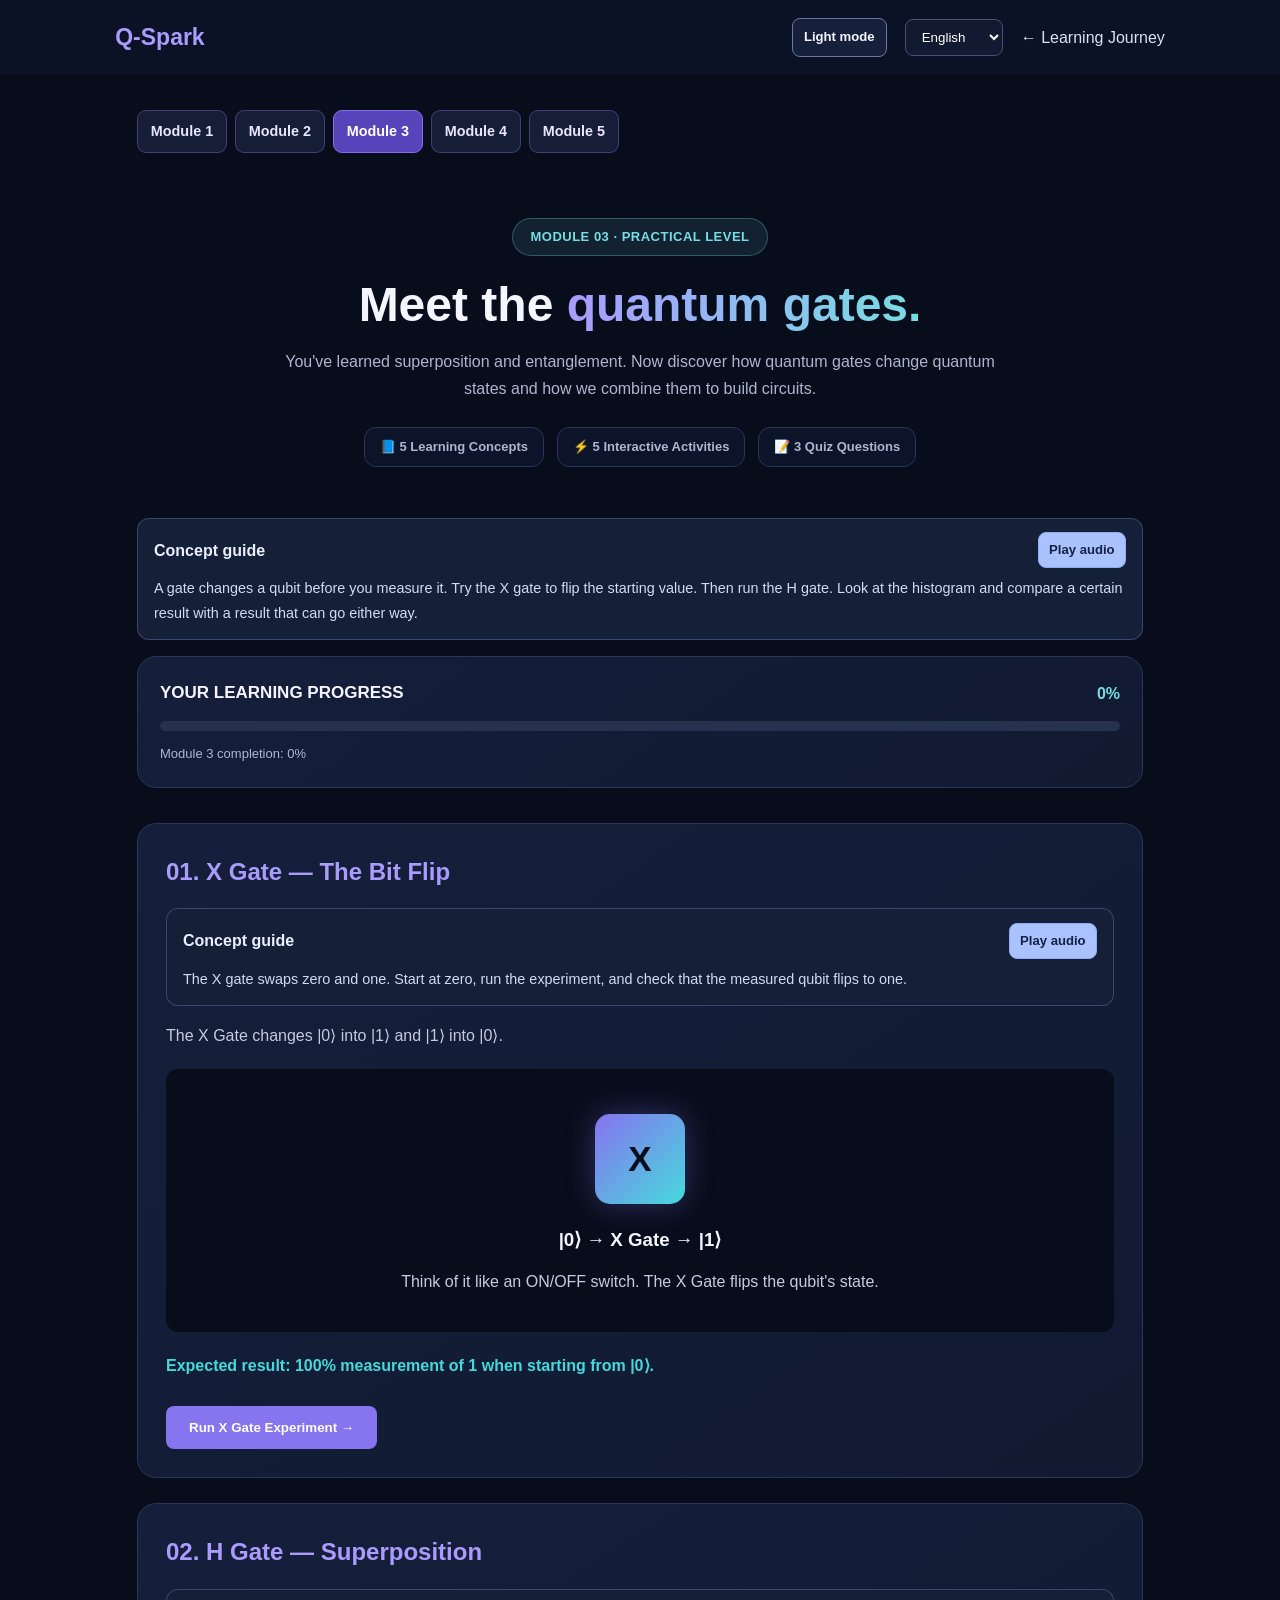
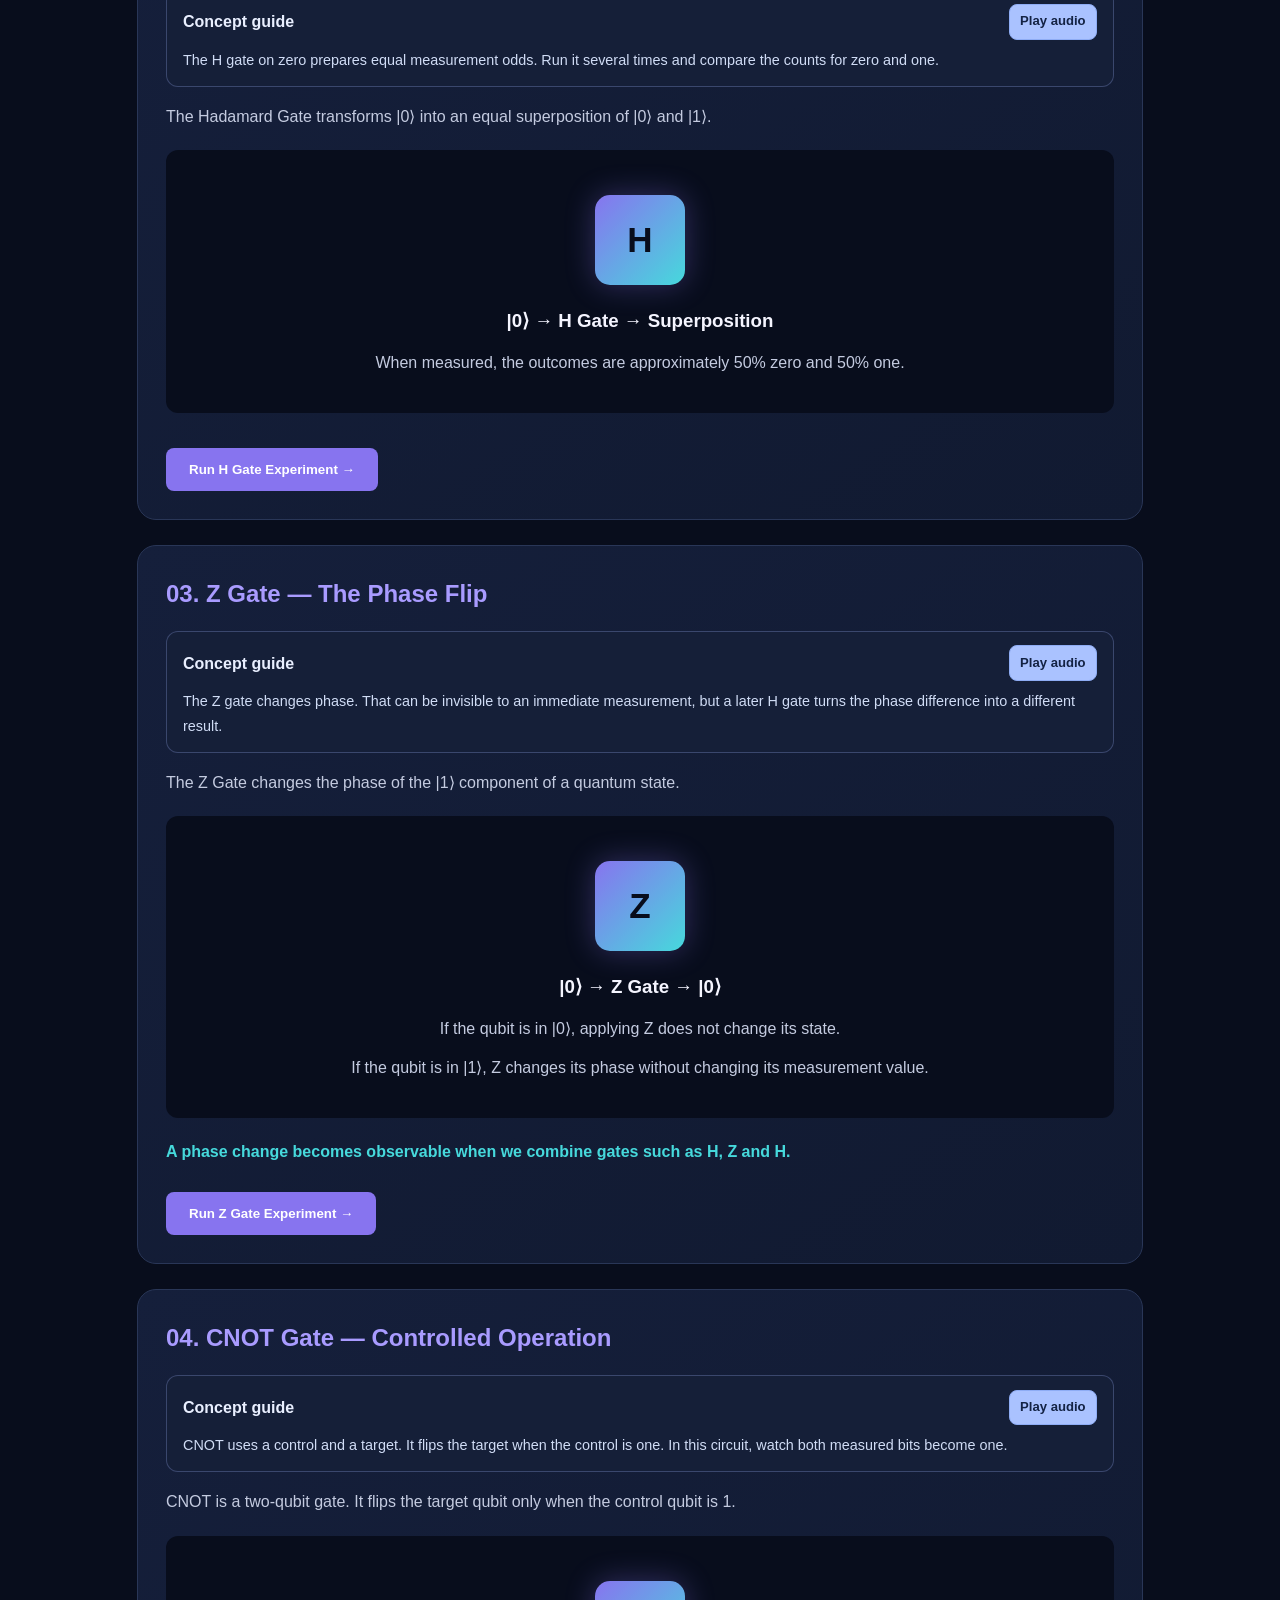
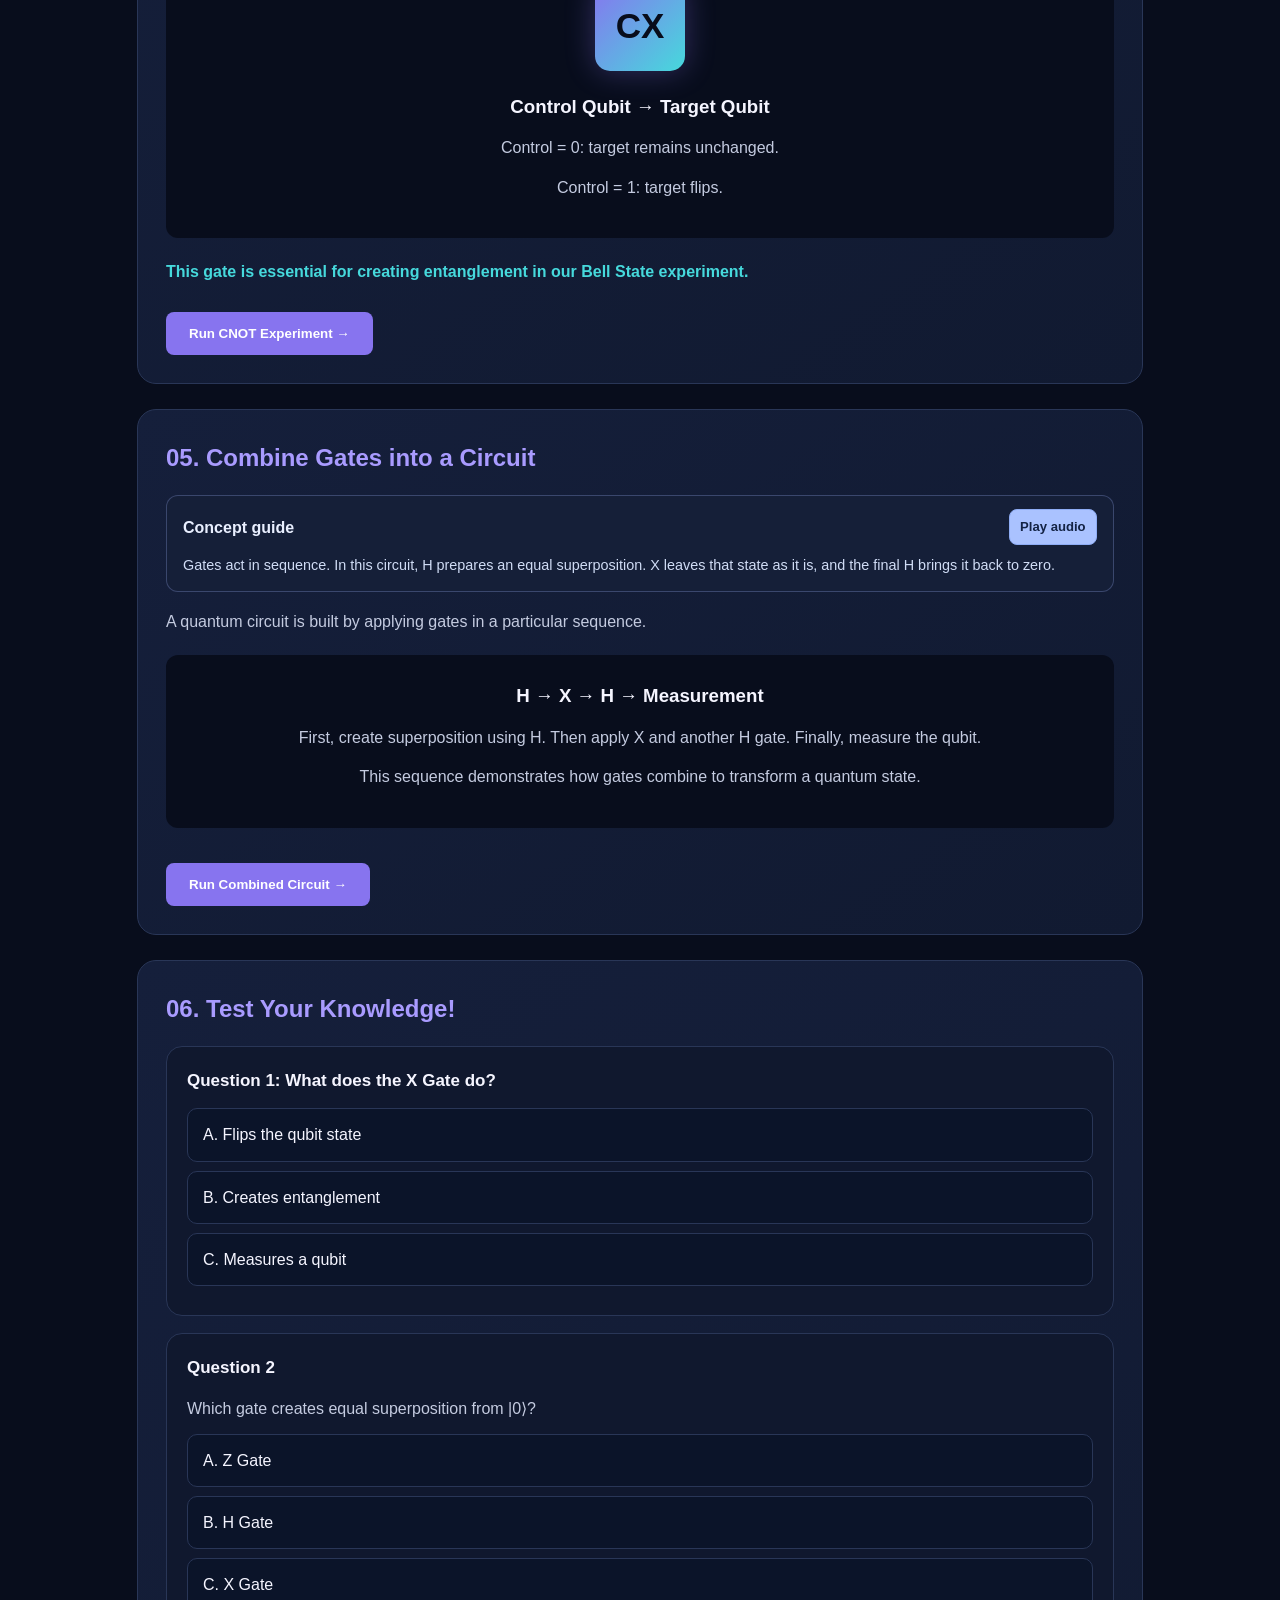
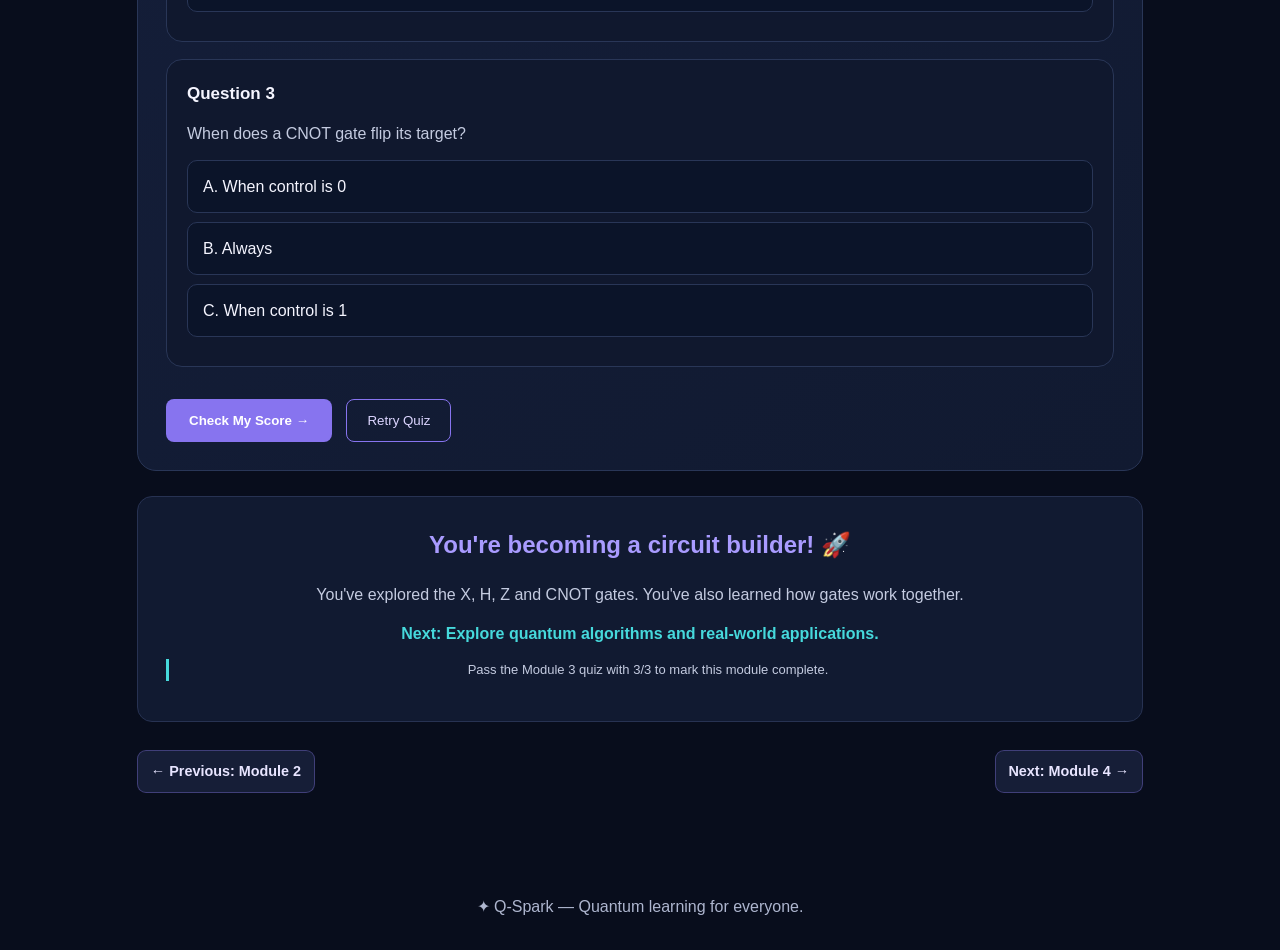
<file: frontend/module3.html>
<!DOCTYPE html>
<html lang="en">
<head>
<meta charset="UTF-8">
<meta name="viewport" content="width=device-width, initial-scale=1.0">
<title>Module 3 | Q-Spark</title>

<style>
*{margin:0;padding:0;box-sizing:border-box}
body{font-family:"Segoe UI",sans-serif;background:#080d1c;color:#f5f5ff;line-height:1.7}
.navbar{padding:18px 9%;background:#0b1225;display:flex;justify-content:space-between;align-items:center;gap:15px;flex-wrap:wrap}
.logo{color:#a99bff;font-size:23px;font-weight:bold}
.nav-right{display:flex;align-items:center;gap:18px;flex-wrap:wrap}
.navbar a{color:#dce0f4;text-decoration:none}
.language-select{background:#111a31;color:#fff;border:1px solid #465174;padding:9px 12px;border-radius:8px;outline:none}
.container{max-width:950px;margin:auto;padding:55px 22px}
.tag{color:#a99bff;letter-spacing:2px;font-size:12px;font-weight:bold}
h1{font-size:clamp(34px,6vw,52px);margin:18px 0;line-height:1.2}
h1 span{color:#a99bff}
.intro{color:#aeb6cf;font-size:18px;margin-bottom:30px}
.progress{height:8px;background:#273252;border-radius:20px;overflow:hidden;margin:15px 0}
.progress-fill{height:100%;width:0%;background:linear-gradient(90deg,#8774ef,#46d9dc);transition:width .4s ease}
.progress-status{color:#aeb6cf;font-size:14px;margin-bottom:20px}
.completion{display:none;padding:15px;margin:18px 0;border:1px solid #46d9dc;border-radius:10px;background:#102b35;color:#8ef0df}
.lesson-card{background:#111a31;border:1px solid #273252;border-radius:15px;padding:28px;margin:25px 0}
.lesson-card h2{color:#a99bff;margin-bottom:15px}
.lesson-card p{color:#c4cbe0;margin:12px 0}
.visual{background:#080d1c;padding:25px;border-radius:12px;margin:20px 0;text-align:center}
.gate-box{width:90px;height:90px;display:grid;place-items:center;margin:20px auto;border-radius:15px;background:linear-gradient(135deg,#8774ef,#46d9dc);color:#080d1c;font-size:35px;font-weight:bold;box-shadow:0 0 30px #8774ef55}
.primary{display:inline-block;background:#8774ef;border:none;padding:14px 23px;color:white;border-radius:8px;cursor:pointer;font-weight:bold;margin-top:15px;text-decoration:none}
.primary:hover{background:#705ce0}
.primary:disabled{opacity:.6;cursor:wait}
.retry{background:transparent;border:1px solid #8774ef;padding:13px 20px;color:#dcd5ff;border-radius:8px;cursor:pointer;margin:15px 0 0 10px}
.result{margin-top:20px;padding:18px;background:#080d1c;border-radius:9px;color:#46d9dc;display:none;text-align:left;overflow-wrap:anywhere}
.result p{color:#c4cbe0}
.result h3{color:#a99bff;margin:12px 0}
.result strong{color:#46d9dc}
.result ul{list-style:none;margin:12px 0}
.result li{padding:5px 0;color:#c4cbe0}
.example{color:#46d9dc!important;font-weight:bold}
.note{color:#aeb6cf;font-size:13px;border-left:3px solid #46d9dc;padding-left:13px;margin-top:18px}
.quiz-option{display:block;width:100%;padding:15px;margin:12px 0;text-align:left;border:1px solid #465174;border-radius:8px;background:#080d1c;color:white;cursor:pointer;font-size:15px}
.quiz-option:hover{border-color:#a99bff}
.quiz-option:disabled{cursor:default;opacity:.75}
.feedback{margin-top:15px;padding:15px;border-radius:8px;background:#19213b;color:#46d9dc;display:none}
.circuit-output{white-space:pre-wrap;font-family:Consolas,monospace;font-size:13px;color:#46d9dc;background:#111a31;padding:15px;border-radius:8px;overflow-x:auto;margin-top:12px}
.visualization-panel{margin-top:22px;padding:18px;background:#111a31;border:1px solid #273252;border-radius:12px}
.visualization-panel h3{color:#a99bff;margin:15px 0 10px}
.visualization-caption{color:#aeb6cf;font-size:13px;margin-bottom:12px}
.visualization-image{display:block;width:100%;max-width:760px;height:auto;margin:12px auto 22px;background:#fff;border-radius:10px;padding:8px}
.visualization-missing{color:#aeb6cf;background:#080d1c;padding:12px;border-radius:8px;font-size:13px}
footer{text-align:center;padding:30px;color:#aeb6cf}
@media(max-width:600px){
.navbar{padding:18px}
.nav-right{gap:10px}
.lesson-card{padding:20px}
.visualization-panel{padding:12px}
.container{padding:35px 16px}
}
</style>
<link rel="stylesheet" href="theme.css">
<script src="theme.js"></script>
<link rel="stylesheet" href="narration/player.css">
<link rel="stylesheet" href="module.css">
</head>

<body data-module="3">

<nav class="navbar">
    <a class="logo brand-home" href="index.html" aria-label="Q-Spark home">Q-Spark</a>
    <div class="nav-right">
        <button type="button" class="theme-toggle">Light mode</button>
        <select class="language-select" id="languageSelect" aria-label="Select language">
            <option value="en">English</option>
            <option value="kn">ಕನ್ನಡ</option>
            <option value="hi">हिन्दी</option>
            <option value="te">తెలుగు</option>
        </select>
        <a href="index.html#modules" data-i18n="home" data-course-back>← Learning Journey</a>
    </div>
</nav>

<main class="container course-layout">
    <nav class="module-jump" aria-label="Modules"></nav>

<header class="course-hero">
    <span class="tag" data-i18n="tag">MODULE 03 · PRACTICAL LEVEL</span>

    <h1 data-i18n="heading">Meet the <span>quantum gates.</span></h1>

    <p class="intro" data-i18n="intro">
        You've learned superposition and entanglement.
        Now discover how quantum gates change quantum states
        and how we combine them to build circuits.
    </p>
    <ul class="course-stats"></ul>
</header>

    <section class="page-narration" data-narration-page="module3" aria-labelledby="page-narration-title" hidden>
        <div class="narration-heading">
            <h3 id="page-narration-title"></h3>
            <button type="button" class="narration-toggle"></button>
        </div>
        <p class="narration-status" role="status"></p>
        <p class="narration-caption"></p>
        <audio preload="none"></audio>
    </section>


    <section class="course-progress">
    <div class="course-progress-heading">
        <h3 id="course-progress-title" data-i18n="progressLabel">Your Learning Progress</h3>
        <span id="course-progress-percent" class="progress-percent">0%</span>
    </div>
    <div class="progress course-track" id="course-progress-bar" role="progressbar" aria-labelledby="course-progress-title" aria-valuemin="0" aria-valuemax="100" aria-valuenow="0">
        <div class="progress-fill" id="progressFill"></div>
    </div>

    <p class="progress-status" id="progressText">Module 3 completion: 0%</p>

    <div class="completion" id="completion" data-i18n="completion">
        ✓ Module 3 completed! Your progress has been saved.
    </div>
</section>

<section class="lesson-card course-card">
        <h2 id="module3-x-heading" data-course-concept data-i18n="xTitle">01. X Gate — The Bit Flip</h2>
        <section class="page-narration" data-narration-concept="module3-x" data-concept-heading="module3-x-heading" aria-labelledby="module3-x-audio" hidden>
            <div class="narration-heading">
                <h3 id="module3-x-audio"></h3>
                <button type="button" class="narration-toggle"></button>
            </div>
            <p class="narration-status" role="status"></p>
            <p class="narration-caption"></p>
            <audio preload="none"></audio>
        </section>
        <p data-i18n="xDescription">The X Gate changes |0⟩ into |1⟩ and |1⟩ into |0⟩.</p>
        <div class="visual">
            <div class="gate-box">X</div>
            <h3>|0⟩ → X Gate → |1⟩</h3>
            <p data-i18n="xVisual">Think of it like an ON/OFF switch. The X Gate flips the qubit's state.</p>
        </div>
        <p class="example" data-i18n="xExpected">Expected result: 100% measurement of 1 when starting from |0⟩.</p>
        <button class="primary" onclick="runGate('x',this)" data-i18n="runX" data-course-activity>Run X Gate Experiment →</button>
        <div class="result" id="result-x"></div>
    </section>

    <section class="lesson-card course-card">
        <h2 id="module3-h-heading" data-course-concept data-i18n="hTitle">02. H Gate — Superposition</h2>
        <section class="page-narration" data-narration-concept="module3-h" data-concept-heading="module3-h-heading" aria-labelledby="module3-h-audio" hidden>
            <div class="narration-heading">
                <h3 id="module3-h-audio"></h3>
                <button type="button" class="narration-toggle"></button>
            </div>
            <p class="narration-status" role="status"></p>
            <p class="narration-caption"></p>
            <audio preload="none"></audio>
        </section>
        <p data-i18n="hDescription">The Hadamard Gate transforms |0⟩ into an equal superposition of |0⟩ and |1⟩.</p>
        <div class="visual">
            <div class="gate-box">H</div>
            <h3 data-i18n="hVisualTitle">|0⟩ → H Gate → Superposition</h3>
            <p data-i18n="hVisual">When measured, the outcomes are approximately 50% zero and 50% one.</p>
        </div>
        <button class="primary" onclick="runGate('h',this)" data-i18n="runH" data-course-activity>Run H Gate Experiment →</button>
        <div class="result" id="result-h"></div>
    </section>

    <section class="lesson-card course-card">
        <h2 id="module3-z-heading" data-course-concept data-i18n="zTitle">03. Z Gate — The Phase Flip</h2>
        <section class="page-narration" data-narration-concept="module3-z" data-concept-heading="module3-z-heading" aria-labelledby="module3-z-audio" hidden>
            <div class="narration-heading">
                <h3 id="module3-z-audio"></h3>
                <button type="button" class="narration-toggle"></button>
            </div>
            <p class="narration-status" role="status"></p>
            <p class="narration-caption"></p>
            <audio preload="none"></audio>
        </section>
        <p data-i18n="zDescription">The Z Gate changes the phase of the |1⟩ component of a quantum state.</p>
        <div class="visual">
            <div class="gate-box">Z</div>
            <h3>|0⟩ → Z Gate → |0⟩</h3>
            <p data-i18n="zVisual1">If the qubit is in |0⟩, applying Z does not change its state.</p>
            <p data-i18n="zVisual2">If the qubit is in |1⟩, Z changes its phase without changing its measurement value.</p>
        </div>
        <p class="example" data-i18n="zExpected">A phase change becomes observable when we combine gates such as H, Z and H.</p>
        <button class="primary" onclick="runGate('z',this)" data-i18n="runZ" data-course-activity>Run Z Gate Experiment →</button>
        <div class="result" id="result-z"></div>
    </section>

    <section class="lesson-card course-card">
        <h2 id="module3-cnot-heading" data-course-concept data-i18n="cnotTitle">04. CNOT Gate — Controlled Operation</h2>
        <section class="page-narration" data-narration-concept="module3-cnot" data-concept-heading="module3-cnot-heading" aria-labelledby="module3-cnot-audio" hidden>
            <div class="narration-heading">
                <h3 id="module3-cnot-audio"></h3>
                <button type="button" class="narration-toggle"></button>
            </div>
            <p class="narration-status" role="status"></p>
            <p class="narration-caption"></p>
            <audio preload="none"></audio>
        </section>
        <p data-i18n="cnotDescription">CNOT is a two-qubit gate. It flips the target qubit only when the control qubit is 1.</p>
        <div class="visual">
            <div class="gate-box">CX</div>
            <h3 data-i18n="cnotVisualTitle">Control Qubit → Target Qubit</h3>
            <p data-i18n="controlZero">Control = 0: target remains unchanged.</p>
            <p data-i18n="controlOne">Control = 1: target flips.</p>
        </div>
        <p class="example" data-i18n="cnotExpected">This gate is essential for creating entanglement in our Bell State experiment.</p>
        <button class="primary" onclick="runCNOT(this)" data-i18n="runCNOT" data-course-activity>Run CNOT Experiment →</button>
        <div class="result" id="result-cnot"></div>
    </section>

    <section class="lesson-card course-card">
        <h2 id="module3-combine-heading" data-course-concept data-i18n="combinedTitle">05. Combine Gates into a Circuit</h2>
        <section class="page-narration" data-narration-concept="module3-combine" data-concept-heading="module3-combine-heading" aria-labelledby="module3-combine-audio" hidden>
            <div class="narration-heading">
                <h3 id="module3-combine-audio"></h3>
                <button type="button" class="narration-toggle"></button>
            </div>
            <p class="narration-status" role="status"></p>
            <p class="narration-caption"></p>
            <audio preload="none"></audio>
        </section>
        <p data-i18n="combinedDescription">A quantum circuit is built by applying gates in a particular sequence.</p>
        <div class="visual">
            <h3>H → X → H → Measurement</h3>
            <p data-i18n="combinedVisual1">First, create superposition using H. Then apply X and another H gate. Finally, measure the qubit.</p>
            <p data-i18n="combinedVisual2">This sequence demonstrates how gates combine to transform a quantum state.</p>
        </div>
        <button class="primary" onclick="runCombined(this)" data-i18n="runCombined" data-course-activity>Run Combined Circuit →</button>
        <div class="result" id="result-combined"></div>
    </section>

    <section class="lesson-card course-card">
        <h2 data-i18n="quizTitle">06. Test Your Knowledge!</h2>

        <div class="course-question">
            <p data-i18n="q1">Question 1: What does the X Gate do?</p>
            <button class="quiz-option" onclick="answer(0,0)" data-i18n="q1a">A. Flips the qubit state</button>
            <button class="quiz-option" onclick="answer(0,1)" data-i18n="q1b">B. Creates entanglement</button>
            <button class="quiz-option" onclick="answer(0,2)" data-i18n="q1c">C. Measures a qubit</button>
            <div id="feedback0" class="feedback"></div>
        </div>

        <div class="course-question">
            <h3 data-i18n="question2">Question 2</h3>
            <p data-i18n="q2">Which gate creates equal superposition from |0⟩?</p>
            <button class="quiz-option" onclick="answer(1,0)" data-i18n="q2a">A. Z Gate</button>
            <button class="quiz-option" onclick="answer(1,1)" data-i18n="q2b">B. H Gate</button>
            <button class="quiz-option" onclick="answer(1,2)" data-i18n="q2c">C. X Gate</button>
            <div id="feedback1" class="feedback"></div>
        </div>

        <div class="course-question">
            <h3 data-i18n="question3">Question 3</h3>
            <p data-i18n="q3">When does a CNOT gate flip its target?</p>
            <button class="quiz-option" onclick="answer(2,0)" data-i18n="q3a">A. When control is 0</button>
            <button class="quiz-option" onclick="answer(2,1)" data-i18n="q3b">B. Always</button>
            <button class="quiz-option" onclick="answer(2,2)" data-i18n="q3c">C. When control is 1</button>
            <div id="feedback2" class="feedback"></div>
        </div>

        <button class="primary" onclick="showScore()" data-i18n="checkScore">Check My Score →</button>
        <button class="retry" onclick="retryQuiz()" data-i18n="retry">Retry Quiz</button>
        <div id="score" class="feedback"></div>
    </section>

    <section class="lesson-card" style="text-align:center">
        <h2 data-i18n="nextTitle">You're becoming a circuit builder! 🚀</h2>
        <p data-i18n="nextDescription">You've explored the X, H, Z and CNOT gates. You've also learned how gates work together.</p>
        <p class="example" data-i18n="nextExample">Next: Explore quantum algorithms and real-world applications.</p>
        <a class="primary" href="module4.html" id="nextModule" style="display:none" data-i18n="continue">Continue to Module 4 →</a>
        <p id="lockedMessage" class="note" data-i18n="locked">Pass the Module 3 quiz with 3/3 to mark this module complete.</p>
    </section>

    <nav class="module-pager" aria-label="Modules"></nav>
</main>

<footer data-i18n="footer">✦ Q-Spark — Quantum learning for everyone.</footer>

<script>
const translations = {
en: {
home:"← Home",tag:"MODULE 03 · PRACTICAL LEVEL",
heading:'Meet the <span>quantum gates.</span>',
intro:"You've learned superposition and entanglement. Now discover how quantum gates change quantum states and how we combine them to build circuits.",
progressLabel:"YOUR LEARNING PROGRESS",completion:"✓ Module 3 completed! Your progress has been saved.",
xTitle:"01. X Gate — The Bit Flip",xDescription:"The X Gate changes |0⟩ into |1⟩ and |1⟩ into |0⟩.",
xVisual:"Think of it like an ON/OFF switch. The X Gate flips the qubit's state.",
xExpected:"Expected result: 100% measurement of 1 when starting from |0⟩.",runX:"Run X Gate Experiment →",
hTitle:"02. H Gate — Superposition",hDescription:"The Hadamard Gate transforms |0⟩ into an equal superposition of |0⟩ and |1⟩.",
hVisualTitle:"|0⟩ → H Gate → Superposition",hVisual:"When measured, the outcomes are approximately 50% zero and 50% one.",runH:"Run H Gate Experiment →",
zTitle:"03. Z Gate — The Phase Flip",zDescription:"The Z Gate changes the phase of the |1⟩ component of a quantum state.",
zVisual1:"If the qubit is in |0⟩, applying Z does not change its state.",
zVisual2:"If the qubit is in |1⟩, Z changes its phase without changing its measurement value.",
zExpected:"A phase change becomes observable when we combine gates such as H, Z and H.",runZ:"Run Z Gate Experiment →",
cnotTitle:"04. CNOT Gate — Controlled Operation",cnotDescription:"CNOT is a two-qubit gate. It flips the target qubit only when the control qubit is 1.",
cnotVisualTitle:"Control Qubit → Target Qubit",controlZero:"Control = 0: target remains unchanged.",controlOne:"Control = 1: target flips.",
cnotExpected:"This gate is essential for creating entanglement in our Bell State experiment.",runCNOT:"Run CNOT Experiment →",
combinedTitle:"05. Combine Gates into a Circuit",combinedDescription:"A quantum circuit is built by applying gates in a particular sequence.",
combinedVisual1:"First, create superposition using H. Then apply X and another H gate. Finally, measure the qubit.",
combinedVisual2:"This sequence demonstrates how gates combine to transform a quantum state.",runCombined:"Run Combined Circuit →",
quizTitle:"06. Test Your Knowledge!",q1:"Question 1: What does the X Gate do?",
q1a:"A. Flips the qubit state",q1b:"B. Creates entanglement",q1c:"C. Measures a qubit",
question2:"Question 2",q2:"Which gate creates equal superposition from |0⟩?",
q2a:"A. Z Gate",q2b:"B. H Gate",q2c:"C. X Gate",
question3:"Question 3",q3:"When does a CNOT gate flip its target?",
q3a:"A. When control is 0",q3b:"B. Always",q3c:"C. When control is 1",
checkScore:"Check My Score →",retry:"Retry Quiz",nextTitle:"You're becoming a circuit builder! 🚀",
nextDescription:"You've explored the X, H, Z and CNOT gates. You've also learned how gates work together.",
nextExample:"Next: Explore quantum algorithms and real-world applications.",
continue:"Continue to Module 4 →",locked:"Pass the Module 3 quiz with 3/3 to mark this module complete.",
footer:"✦ Q-Spark — Quantum learning for everyone.",
progress:"Module 3 completion: ",correct:"✓ Correct! ",wrong:"Not quite! ",
explanations:[
"The X Gate flips |0⟩ to |1⟩ and |1⟩ to |0⟩.",
"The H Gate creates an equal superposition from |0⟩.",
"CNOT flips its target when the control qubit is 1."
],
answerAll:"Please answer all three questions first.",
scoreText:"You scored ",outOf:" out of 3! ",excellent:"Excellent work! Module 3 completed. 🌟",
tryAgain:"Great effort! You need 3/3 to complete this module.",
running:"Running your quantum experiment... Please wait.",
runningButton:"Running experiment...",success:"✓ Experiment Completed Successfully!",
experiment:"Experiment: ",defaultExperiment:"Quantum circuit",shots:"Total shots: ",
measurements:"Measurement Results",whatHappened:"What happened?",circuit:"Text Circuit Output",
noCircuit:"Text circuit diagram unavailable.",simulationNote:"Simulation performed using Qiskit Aer on the local computer. These are simulated results, not measurements from physical IBM quantum hardware.",
circuitDiagram:"Real Qiskit Circuit Diagram",circuitCaption:"This diagram is generated from the actual quantum circuit using Qiskit.",
missingCircuit:"Circuit image was not returned by the backend. The text circuit is shown above.",
histogram:"Measurement Histogram",histogramCaption:"This histogram visualizes the measurement counts from the Qiskit Aer simulation.",
missingHistogram:"Histogram image was not returned by the backend.",
failed:"Experiment failed: ",backendHint:"Please check that your Flask backend is running on port 8056.",
serverError:"The experiment could not be completed."
},
kn: {
home:"← ಮುಖಪುಟ",tag:"ಮಾಡ್ಯೂಲ್ 03 · ಪ್ರಾಯೋಗಿಕ ಹಂತ",
heading:'ಕ್ವಾಂಟಮ್ <span>ಗೇಟ್‌ಗಳನ್ನು ತಿಳಿಯಿರಿ.</span>',
intro:"ನೀವು ಸೂಪರ್‌ಪೊಸಿಷನ್ ಮತ್ತು ಎಂಟ್ಯಾಂಗಲ್‌ಮೆಂಟ್ ಕಲಿತಿದ್ದೀರಿ. ಈಗ ಕ್ವಾಂಟಮ್ ಗೇಟ್‌ಗಳು ಸ್ಥಿತಿಗಳನ್ನು ಹೇಗೆ ಬದಲಾಯಿಸುತ್ತವೆ ಮತ್ತು ಸರ್ಕ್ಯೂಟ್‌ಗಳನ್ನು ಹೇಗೆ ನಿರ್ಮಿಸುತ್ತವೆ ಎಂಬುದನ್ನು ತಿಳಿಯಿರಿ.",
progressLabel:"ನಿಮ್ಮ ಕಲಿಕೆಯ ಪ್ರಗತಿ",completion:"✓ ಮಾಡ್ಯೂಲ್ 3 ಪೂರ್ಣಗೊಂಡಿದೆ! ನಿಮ್ಮ ಪ್ರಗತಿಯನ್ನು ಉಳಿಸಲಾಗಿದೆ.",
xTitle:"01. X ಗೇಟ್ — ಬಿಟ್ ಫ್ಲಿಪ್",xDescription:"X ಗೇಟ್ |0⟩ ಅನ್ನು |1⟩ ಆಗಿ ಮತ್ತು |1⟩ ಅನ್ನು |0⟩ ಆಗಿ ಬದಲಾಯಿಸುತ್ತದೆ.",
xVisual:"ಇದನ್ನು ON/OFF ಸ್ವಿಚ್‌ನಂತೆ ಯೋಚಿಸಿ. X ಗೇಟ್ ಕ್ಯೂಬಿಟ್‌ನ ಸ್ಥಿತಿಯನ್ನು ತಿರುಗಿಸುತ್ತದೆ.",
xExpected:"ನಿರೀಕ್ಷಿತ ಫಲಿತಾಂಶ: |0⟩ ನಿಂದ ಪ್ರಾರಂಭಿಸಿದಾಗ 100% ಬಾರಿ 1 ಅಳತೆ.",runX:"X ಗೇಟ್ ಪ್ರಯೋಗವನ್ನು ನಡೆಸಿ →",
hTitle:"02. H ಗೇಟ್ — ಸೂಪರ್‌ಪೊಸಿಷನ್",hDescription:"ಹಡಮಾರ್ಡ್ ಗೇಟ್ |0⟩ ಅನ್ನು |0⟩ ಮತ್ತು |1⟩ ಗಳ ಸಮಾನ ಸೂಪರ್‌ಪೊಸಿಷನ್ ಆಗಿ ಪರಿವರ್ತಿಸುತ್ತದೆ.",
hVisualTitle:"|0⟩ → H ಗೇಟ್ → ಸೂಪರ್‌ಪೊಸಿಷನ್",hVisual:"ಅಳತೆ ಮಾಡಿದಾಗ, ಫಲಿತಾಂಶಗಳು ಸುಮಾರು 50% ಸೊನ್ನೆ ಮತ್ತು 50% ಒಂದು ಆಗಿರುತ್ತವೆ.",runH:"H ಗೇಟ್ ಪ್ರಯೋಗವನ್ನು ನಡೆಸಿ →",
zTitle:"03. Z ಗೇಟ್ — ಫೇಸ್ ಫ್ಲಿಪ್",zDescription:"Z ಗೇಟ್ ಕ್ವಾಂಟಮ್ ಸ್ಥಿತಿಯ |1⟩ ಘಟಕದ ಹಂತವನ್ನು ಬದಲಾಯಿಸುತ್ತದೆ.",
zVisual1:"ಕ್ಯೂಬಿಟ್ |0⟩ ಸ್ಥಿತಿಯಲ್ಲಿದ್ದರೆ, Z ಅನ್ವಯಿಸಿದಾಗ ಅದರ ಸ್ಥಿತಿ ಬದಲಾಗುವುದಿಲ್ಲ.",
zVisual2:"ಕ್ಯೂಬಿಟ್ |1⟩ ಸ್ಥಿತಿಯಲ್ಲಿದ್ದರೆ, Z ಅದರ ಅಳತೆ ಮೌಲ್ಯವನ್ನು ಬದಲಾಯಿಸದೆ ಹಂತವನ್ನು ಬದಲಾಯಿಸುತ್ತದೆ.",
zExpected:"H, Z ಮತ್ತು H ನಂತಹ ಗೇಟ್‌ಗಳನ್ನು ಸಂಯೋಜಿಸಿದಾಗ ಹಂತದ ಬದಲಾವಣೆ ಗೋಚರಿಸುತ್ತದೆ.",runZ:"Z ಗೇಟ್ ಪ್ರಯೋಗವನ್ನು ನಡೆಸಿ →",
cnotTitle:"04. CNOT ಗೇಟ್ — ನಿಯಂತ್ರಿತ ಕಾರ್ಯಾಚರಣೆ",cnotDescription:"CNOT ಎರಡು ಕ್ಯೂಬಿಟ್‌ಗಳ ಗೇಟ್ ಆಗಿದೆ. ನಿಯಂತ್ರಣ ಕ್ಯೂಬಿಟ್ 1 ಆಗಿದ್ದಾಗ ಮಾತ್ರ ಇದು ಗುರಿ ಕ್ಯೂಬಿಟ್ ಅನ್ನು ತಿರುಗಿಸುತ್ತದೆ.",
cnotVisualTitle:"ನಿಯಂತ್ರಣ ಕ್ಯೂಬಿಟ್ → ಗುರಿ ಕ್ಯೂಬಿಟ್",controlZero:"ನಿಯಂತ್ರಣ = 0: ಗುರಿ ಬದಲಾಗುವುದಿಲ್ಲ.",controlOne:"ನಿಯಂತ್ರಣ = 1: ಗುರಿ ಬದಲಾಗುತ್ತದೆ.",
cnotExpected:"ನಮ್ಮ ಬೆಲ್ ಸ್ಟೇಟ್ ಪ್ರಯೋಗದಲ್ಲಿ ಎಂಟ್ಯಾಂಗಲ್‌ಮೆಂಟ್ ರಚಿಸಲು ಈ ಗೇಟ್ ಮುಖ್ಯವಾಗಿದೆ.",runCNOT:"CNOT ಪ್ರಯೋಗವನ್ನು ನಡೆಸಿ →",
combinedTitle:"05. ಗೇಟ್‌ಗಳನ್ನು ಸೇರಿಸಿ ಸರ್ಕ್ಯೂಟ್ ನಿರ್ಮಿಸಿ",combinedDescription:"ನಿರ್ದಿಷ್ಟ ಕ್ರಮದಲ್ಲಿ ಗೇಟ್‌ಗಳನ್ನು ಅನ್ವಯಿಸುವ ಮೂಲಕ ಕ್ವಾಂಟಮ್ ಸರ್ಕ್ಯೂಟ್ ನಿರ್ಮಿಸಲಾಗುತ್ತದೆ.",
combinedVisual1:"ಮೊದಲು H ಬಳಸಿ ಸೂಪರ್‌ಪೊಸಿಷನ್ ರಚಿಸಿ. ನಂತರ X ಮತ್ತು ಮತ್ತೊಂದು H ಗೇಟ್ ಅನ್ವಯಿಸಿ. ಕೊನೆಯಲ್ಲಿ ಕ್ಯೂಬಿಟ್ ಅಳೆಯಿರಿ.",
combinedVisual2:"ಈ ಕ್ರಮವು ಗೇಟ್‌ಗಳು ಸೇರಿ ಕ್ವಾಂಟಮ್ ಸ್ಥಿತಿಯನ್ನು ಹೇಗೆ ಬದಲಾಯಿಸುತ್ತವೆ ಎಂಬುದನ್ನು ತೋರಿಸುತ್ತದೆ.",runCombined:"ಸಂಯೋಜಿತ ಸರ್ಕ್ಯೂಟ್ ನಡೆಸಿ →",
quizTitle:"06. ನಿಮ್ಮ ಜ್ಞಾನವನ್ನು ಪರೀಕ್ಷಿಸಿ!",q1:"ಪ್ರಶ್ನೆ 1: X ಗೇಟ್ ಏನು ಮಾಡುತ್ತದೆ?",
q1a:"A. ಕ್ಯೂಬಿಟ್ ಸ್ಥಿತಿಯನ್ನು ತಿರುಗಿಸುತ್ತದೆ",q1b:"B. ಎಂಟ್ಯಾಂಗಲ್‌ಮೆಂಟ್ ರಚಿಸುತ್ತದೆ",q1c:"C. ಕ್ಯೂಬಿಟ್ ಅನ್ನು ಅಳೆಯುತ್ತದೆ",
question2:"ಪ್ರಶ್ನೆ 2",q2:"|0⟩ ನಿಂದ ಸಮಾನ ಸೂಪರ್‌ಪೊಸಿಷನ್ ರಚಿಸುವ ಗೇಟ್ ಯಾವುದು?",
q2a:"A. Z ಗೇಟ್",q2b:"B. H ಗೇಟ್",q2c:"C. X ಗೇಟ್",
question3:"ಪ್ರಶ್ನೆ 3",q3:"CNOT ಗೇಟ್ ಯಾವಾಗ ತನ್ನ ಗುರಿಯನ್ನು ತಿರುಗಿಸುತ್ತದೆ?",
q3a:"A. ನಿಯಂತ್ರಣ 0 ಆಗಿದ್ದಾಗ",q3b:"B. ಯಾವಾಗಲೂ",q3c:"C. ನಿಯಂತ್ರಣ 1 ಆಗಿದ್ದಾಗ",
checkScore:"ನನ್ನ ಅಂಕಗಳನ್ನು ಪರಿಶೀಲಿಸಿ →",retry:"ಮತ್ತೆ ಪ್ರಯತ್ನಿಸಿ",nextTitle:"ನೀವು ಸರ್ಕ್ಯೂಟ್ ನಿರ್ಮಾತೃ ಆಗುತ್ತಿದ್ದೀರಿ! 🚀",
nextDescription:"ನೀವು X, H, Z ಮತ್ತು CNOT ಗೇಟ್‌ಗಳನ್ನು ಕಲಿತಿದ್ದೀರಿ. ಗೇಟ್‌ಗಳು ಒಟ್ಟಿಗೆ ಹೇಗೆ ಕಾರ್ಯನಿರ್ವಹಿಸುತ್ತವೆ ಎಂಬುದನ್ನೂ ತಿಳಿದಿದ್ದೀರಿ.",
nextExample:"ಮುಂದೆ: ಕ್ವಾಂಟಮ್ ಅಲ್ಗಾರಿದಮ್‌ಗಳು ಮತ್ತು ನೈಜ ಜಗತ್ತಿನ ಅನ್ವಯಿಕೆಗಳನ್ನು ಅನ್ವೇಷಿಸಿ.",
continue:"ಮಾಡ್ಯೂಲ್ 4ಕ್ಕೆ ಮುಂದುವರಿಯಿರಿ →",locked:"ಈ ಘಟಕವನ್ನು ಪೂರ್ಣಗೊಳಿಸಲು ಪರೀಕ್ಷೆಯಲ್ಲಿ 3/3 ಅಂಕ ಪಡೆಯಿರಿ.",
footer:"✦ Q-Spark — ಎಲ್ಲರಿಗೂ ಕ್ವಾಂಟಮ್ ಕಲಿಕೆ.",
progress:"ಮಾಡ್ಯೂಲ್ 3 ಪೂರ್ಣತೆ: ",correct:"✓ ಸರಿಯಾಗಿದೆ! ",wrong:"ಸರಿಯಾದ ಉತ್ತರ ಅಲ್ಲ! ",
explanations:["X ಗೇಟ್ |0⟩ ಅನ್ನು |1⟩ ಆಗಿ ಮತ್ತು |1⟩ ಅನ್ನು |0⟩ ಆಗಿ ಬದಲಾಯಿಸುತ್ತದೆ.","H ಗೇಟ್ |0⟩ ನಿಂದ ಸಮಾನ ಸೂಪರ್‌ಪೊಸಿಷನ್ ರಚಿಸುತ್ತದೆ.","ನಿಯಂತ್ರಣ ಕ್ಯೂಬಿಟ್ 1 ಆಗಿದ್ದಾಗ CNOT ಗುರಿಯನ್ನು ತಿರುಗಿಸುತ್ತದೆ."],
answerAll:"ದಯವಿಟ್ಟು ಮೊದಲು ಎಲ್ಲಾ ಮೂರು ಪ್ರಶ್ನೆಗಳಿಗೆ ಉತ್ತರಿಸಿ.",
scoreText:"ನಿಮ್ಮ ಅಂಕಗಳು ",outOf:" / 3! ",excellent:"ಅದ್ಭುತ! ಮಾಡ್ಯೂಲ್ 3 ಪೂರ್ಣಗೊಂಡಿದೆ. 🌟",
tryAgain:"ಚೆನ್ನಾಗಿ ಪ್ರಯತ್ನಿಸಿದ್ದೀರಿ! ಈ ಮಾಡ್ಯೂಲ್ ಪೂರ್ಣಗೊಳಿಸಲು 3/3 ಅಂಕ ಅಗತ್ಯ.",
running:"ನಿಮ್ಮ ಕ್ವಾಂಟಮ್ ಪ್ರಯೋಗ ನಡೆಯುತ್ತಿದೆ... ದಯವಿಟ್ಟು ಕಾಯಿರಿ.",
runningButton:"ಪ್ರಯೋಗ ನಡೆಯುತ್ತಿದೆ...",success:"✓ ಪ್ರಯೋಗ ಯಶಸ್ವಿಯಾಗಿ ಪೂರ್ಣಗೊಂಡಿದೆ!",
experiment:"ಪ್ರಯೋಗ: ",defaultExperiment:"ಕ್ವಾಂಟಮ್ ಸರ್ಕ್ಯೂಟ್",shots:"ಒಟ್ಟು ಶಾಟ್‌ಗಳು: ",
measurements:"ಅಳತೆಯ ಫಲಿತಾಂಶಗಳು",whatHappened:"ಏನಾಯಿತು?",circuit:"ಟೆಕ್ಸ್ಟ್ ಸರ್ಕ್ಯೂಟ್ ಫಲಿತಾಂಶ",
noCircuit:"ಟೆಕ್ಸ್ಟ್ ಸರ್ಕ್ಯೂಟ್ ಚಿತ್ರ ಲಭ್ಯವಿಲ್ಲ.",simulationNote:"ನಿಮ್ಮ ಕಂಪ್ಯೂಟರ್‌ನಲ್ಲಿ Qiskit Aer ಬಳಸಿ ಸಿಮ್ಯುಲೇಶನ್ ನಡೆಸಲಾಗಿದೆ. ಇವು ಸಿಮ್ಯುಲೇಟೆಡ್ ಫಲಿತಾಂಶಗಳು; ನೈಜ IBM ಕ್ವಾಂಟಮ್ ಹಾರ್ಡ್‌ವೇರ್‌ನ ಅಳತೆಗಳಲ್ಲ.",
circuitDiagram:"ನೈಜ Qiskit ಸರ್ಕ್ಯೂಟ್ ಚಿತ್ರ",circuitCaption:"ಈ ಚಿತ್ರವನ್ನು ನೈಜ ಕ್ವಾಂಟಮ್ ಸರ್ಕ್ಯೂಟ್‌ನಿಂದ Qiskit ಬಳಸಿ ರಚಿಸಲಾಗಿದೆ.",
missingCircuit:"ಬ್ಯಾಕೆಂಡ್‌ನಿಂದ ಸರ್ಕ್ಯೂಟ್ ಚಿತ್ರ ಬಂದಿಲ್ಲ. ಮೇಲಿನ ಟೆಕ್ಸ್ಟ್ ಸರ್ಕ್ಯೂಟ್ ನೋಡಿ.",
histogram:"ಅಳತೆಯ ಹಿಸ್ಟೋಗ್ರಾಮ್",histogramCaption:"ಈ ಹಿಸ್ಟೋಗ್ರಾಮ್ Qiskit Aer ಸಿಮ್ಯುಲೇಶನ್‌ನ ಅಳತೆ ಎಣಿಕೆಗಳನ್ನು ತೋರಿಸುತ್ತದೆ.",
missingHistogram:"ಬ್ಯಾಕೆಂಡ್‌ನಿಂದ ಹಿಸ್ಟೋಗ್ರಾಮ್ ಚಿತ್ರ ಬಂದಿಲ್ಲ.",
failed:"ಪ್ರಯೋಗ ವಿಫಲವಾಗಿದೆ: ",backendHint:"ನಿಮ್ಮ Flask ಬ್ಯಾಕೆಂಡ್ ಪೋರ್ಟ್ 8056 ನಲ್ಲಿ ಚಾಲನೆಯಲ್ಲಿದೆಯೇ ಎಂದು ಪರಿಶೀಲಿಸಿ.",
serverError:"ಪ್ರಯೋಗವನ್ನು ಪೂರ್ಣಗೊಳಿಸಲಾಗಲಿಲ್ಲ."
},
hi: {
home:"← होम",tag:"मॉड्यूल 03 · प्रायोगिक स्तर",
heading:'क्वांटम <span>गेट्स को जानें।</span>',
intro:"आपने सुपरपोज़िशन और एंटैंगलमेंट सीखा है। अब जानें कि क्वांटम गेट्स क्वांटम अवस्थाओं को कैसे बदलते हैं और सर्किट बनाने के लिए उन्हें कैसे जोड़ा जाता है।",
progressLabel:"आपकी सीखने की प्रगति",completion:"✓ मॉड्यूल 3 पूरा हुआ! आपकी प्रगति सेव कर दी गई है।",
xTitle:"01. X गेट — बिट फ्लिप",xDescription:"X गेट |0⟩ को |1⟩ और |1⟩ को |0⟩ में बदलता है।",
xVisual:"इसे ON/OFF स्विच की तरह समझें। X गेट क्यूबिट की अवस्था को पलट देता है।",
xExpected:"अपेक्षित परिणाम: |0⟩ से शुरू करने पर 100% माप में 1 प्राप्त होगा।",runX:"X गेट प्रयोग चलाएँ →",
hTitle:"02. H गेट — सुपरपोज़िशन",hDescription:"हैडामार्ड गेट |0⟩ को |0⟩ और |1⟩ के समान सुपरपोज़िशन में बदलता है।",
hVisualTitle:"|0⟩ → H गेट → सुपरपोज़िशन",hVisual:"मापने पर परिणाम लगभग 50% शून्य और 50% एक होते हैं।",runH:"H गेट प्रयोग चलाएँ →",
zTitle:"03. Z गेट — फेज़ फ्लिप",zDescription:"Z गेट क्वांटम अवस्था के |1⟩ घटक का फेज़ बदलता है।",
zVisual1:"यदि क्यूबिट |0⟩ अवस्था में है, तो Z लगाने से उसकी अवस्था नहीं बदलती।",
zVisual2:"यदि क्यूबिट |1⟩ अवस्था में है, तो Z उसके माप के मान को बदले बिना उसका फेज़ बदलता है।",
zExpected:"H, Z और H जैसे गेट्स को जोड़ने पर फेज़ में बदलाव देखा जा सकता है।",runZ:"Z गेट प्रयोग चलाएँ →",
cnotTitle:"04. CNOT गेट — नियंत्रित संचालन",cnotDescription:"CNOT दो-क्यूबिट गेट है। यह लक्ष्य क्यूबिट को तभी पलटता है जब नियंत्रण क्यूबिट 1 हो।",
cnotVisualTitle:"नियंत्रण क्यूबिट → लक्ष्य क्यूबिट",controlZero:"नियंत्रण = 0: लक्ष्य में बदलाव नहीं होता।",controlOne:"नियंत्रण = 1: लक्ष्य पलट जाता है।",
cnotExpected:"हमारे बेल स्टेट प्रयोग में एंटैंगलमेंट बनाने के लिए यह गेट आवश्यक है।",runCNOT:"CNOT प्रयोग चलाएँ →",
combinedTitle:"05. गेट्स को जोड़कर सर्किट बनाएँ",combinedDescription:"एक क्वांटम सर्किट में गेट्स को एक विशेष क्रम में लागू किया जाता है।",
combinedVisual1:"पहले H का उपयोग करके सुपरपोज़िशन बनाएँ। फिर X और एक अन्य H गेट लगाएँ। अंत में क्यूबिट को मापें।",
combinedVisual2:"यह क्रम दिखाता है कि गेट्स मिलकर क्वांटम अवस्था को कैसे बदलते हैं।",runCombined:"संयुक्त सर्किट चलाएँ →",
quizTitle:"06. अपने ज्ञान की जाँच करें!",q1:"प्रश्न 1: X गेट क्या करता है?",
q1a:"A. क्यूबिट की अवस्था पलटता है",q1b:"B. एंटैंगलमेंट बनाता है",q1c:"C. क्यूबिट को मापता है",
question2:"प्रश्न 2",q2:"कौन-सा गेट |0⟩ से समान सुपरपोज़िशन बनाता है?",
q2a:"A. Z गेट",q2b:"B. H गेट",q2c:"C. X गेट",
question3:"प्रश्न 3",q3:"CNOT गेट अपने लक्ष्य को कब पलटता है?",
q3a:"A. जब नियंत्रण 0 हो",q3b:"B. हमेशा",q3c:"C. जब नियंत्रण 1 हो",
checkScore:"मेरा स्कोर जाँचें →",retry:"क्विज़ दोबारा करें",nextTitle:"आप सर्किट बनाने में माहिर हो रहे हैं! 🚀",
nextDescription:"आपने X, H, Z और CNOT गेट्स सीखे हैं। आपने यह भी जाना कि गेट्स एक साथ कैसे काम करते हैं।",
nextExample:"आगे: क्वांटम एल्गोरिदम और वास्तविक दुनिया में उनके उपयोग जानें।",
continue:"मॉड्यूल 4 पर जाएँ →",locked:"इस मॉड्यूल को पूरा करने के लिए क्विज़ में 3/3 अंक प्राप्त करें।",
footer:"✦ Q-Spark — सभी के लिए क्वांटम शिक्षा।",
progress:"मॉड्यूल 3 की पूर्णता: ",correct:"✓ सही! ",wrong:"सही नहीं! ",
explanations:["X गेट |0⟩ को |1⟩ और |1⟩ को |0⟩ में बदलता है।","H गेट |0⟩ से समान सुपरपोज़िशन बनाता है।","नियंत्रण क्यूबिट 1 होने पर CNOT लक्ष्य को पलटता है।"],
answerAll:"कृपया पहले तीनों प्रश्नों के उत्तर दें।",
scoreText:"आपका स्कोर ",outOf:" / 3! ",excellent:"बहुत बढ़िया! मॉड्यूल 3 पूरा हुआ। 🌟",
tryAgain:"अच्छा प्रयास! इस मॉड्यूल को पूरा करने के लिए 3/3 अंक चाहिए।",
running:"आपका क्वांटम प्रयोग चल रहा है... कृपया प्रतीक्षा करें।",
runningButton:"प्रयोग चल रहा है...",success:"✓ प्रयोग सफलतापूर्वक पूरा हुआ!",
experiment:"प्रयोग: ",defaultExperiment:"क्वांटम सर्किट",shots:"कुल शॉट्स: ",
measurements:"मापन के परिणाम",whatHappened:"क्या हुआ?",circuit:"टेक्स्ट सर्किट आउटपुट",
noCircuit:"टेक्स्ट सर्किट उपलब्ध नहीं है।",simulationNote:"आपके कंप्यूटर पर Qiskit Aer का उपयोग करके सिमुलेशन किया गया। ये सिमुलेशन परिणाम हैं, वास्तविक IBM क्वांटम हार्डवेयर के मापन नहीं।",
circuitDiagram:"वास्तविक Qiskit सर्किट चित्र",circuitCaption:"यह चित्र Qiskit का उपयोग करके वास्तविक क्वांटम सर्किट से बनाया गया है।",
missingCircuit:"बैकएंड से सर्किट चित्र प्राप्त नहीं हुआ। ऊपर टेक्स्ट सर्किट दिखाया गया है।",
histogram:"मापन हिस्टोग्राम",histogramCaption:"यह हिस्टोग्राम Qiskit Aer सिमुलेशन के मापन परिणाम दिखाता है।",
missingHistogram:"बैकएंड से हिस्टोग्राम चित्र प्राप्त नहीं हुआ।",
failed:"प्रयोग विफल हुआ: ",backendHint:"जाँचें कि आपका Flask बैकएंड पोर्ट 8056 पर चल रहा है।",
serverError:"प्रयोग पूरा नहीं किया जा सका।"
},
te: {
home:"← హోమ్",tag:"మాడ్యూల్ 03 · ప్రాక్టికల్ స్థాయి",
heading:'క్వాంటమ్ <span>గేట్లను తెలుసుకోండి.</span>',
intro:"మీరు సూపర్‌పొజిషన్ మరియు ఎంటాంగిల్‌మెంట్ నేర్చుకున్నారు. ఇప్పుడు క్వాంటమ్ గేట్లు క్వాంటమ్ స్థితులను ఎలా మారుస్తాయో, వాటిని కలిపి సర్క్యూట్‌లను ఎలా నిర్మించాలో తెలుసుకోండి.",
progressLabel:"మీ అభ్యాస పురోగతి",completion:"✓ మాడ్యూల్ 3 పూర్తయింది! మీ పురోగతి సేవ్ చేయబడింది.",
xTitle:"01. X గేట్ — బిట్ ఫ్లిప్",xDescription:"X గేట్ |0⟩ ను |1⟩ గా మరియు |1⟩ ను |0⟩ గా మారుస్తుంది.",
xVisual:"దీనిని ON/OFF స్విచ్‌లా ఊహించండి. X గేట్ క్యూబిట్ స్థితిని తిప్పుతుంది.",
xExpected:"ఆశించిన ఫలితం: |0⟩ తో ప్రారంభించినప్పుడు 100% కొలతల్లో 1 వస్తుంది.",runX:"X గేట్ ప్రయోగాన్ని ప్రారంభించండి →",
hTitle:"02. H గేట్ — సూపర్‌పొజిషన్",hDescription:"హడమార్డ్ గేట్ |0⟩ ను |0⟩ మరియు |1⟩ ల సమాన సూపర్‌పొజిషన్‌గా మారుస్తుంది.",
hVisualTitle:"|0⟩ → H గేట్ → సూపర్‌పొజిషన్",hVisual:"కొలిచినప్పుడు ఫలితాలు సుమారు 50% సున్నా మరియు 50% ఒకటి ఉంటాయి.",runH:"H గేట్ ప్రయోగాన్ని ప్రారంభించండి →",
zTitle:"03. Z గేట్ — ఫేజ్ ఫ్లిప్",zDescription:"Z గేట్ క్వాంటమ్ స్థితిలోని |1⟩ భాగం యొక్క ఫేజ్‌ను మారుస్తుంది.",
zVisual1:"క్యూబిట్ |0⟩ స్థితిలో ఉంటే, Z వర్తింపజేసినప్పుడు దాని స్థితి మారదు.",
zVisual2:"క్యూబిట్ |1⟩ స్థితిలో ఉంటే, Z దాని కొలత విలువను మార్చకుండా ఫేజ్‌ను మారుస్తుంది.",
zExpected:"H, Z మరియు H వంటి గేట్లను కలిపినప్పుడు ఫేజ్ మార్పు కనిపిస్తుంది.",runZ:"Z గేట్ ప్రయోగాన్ని ప్రారంభించండి →",
cnotTitle:"04. CNOT గేట్ — నియంత్రిత చర్య",cnotDescription:"CNOT అనేది రెండు క్యూబిట్‌ల గేట్. నియంత్రణ క్యూబిట్ 1 అయినప్పుడు మాత్రమే ఇది లక్ష్య క్యూబిట్‌ను తిప్పుతుంది.",
cnotVisualTitle:"నియంత్రణ క్యూబిట్ → లక్ష్య క్యూబిట్",controlZero:"నియంత్రణ = 0: లక్ష్యం మారదు.",controlOne:"నియంత్రణ = 1: లక్ష్యం మారుతుంది.",
cnotExpected:"మన బెల్ స్టేట్ ప్రయోగంలో ఎంటాంగిల్‌మెంట్ సృష్టించడానికి ఈ గేట్ అవసరం.",runCNOT:"CNOT ప్రయోగాన్ని ప్రారంభించండి →",
combinedTitle:"05. గేట్లను కలిపి సర్క్యూట్ నిర్మించండి",combinedDescription:"ఒక నిర్దిష్ట క్రమంలో గేట్లను వర్తింపజేయడం ద్వారా క్వాంటమ్ సర్క్యూట్ నిర్మించబడుతుంది.",
combinedVisual1:"మొదట H ఉపయోగించి సూపర్‌పొజిషన్ సృష్టించండి. తరువాత X మరియు మరో H గేట్‌ను వర్తింపజేయండి. చివరగా క్యూబిట్‌ను కొలవండి.",
combinedVisual2:"గేట్లు కలిసి క్వాంటమ్ స్థితిని ఎలా మారుస్తాయో ఈ క్రమం చూపిస్తుంది.",runCombined:"కలిపిన సర్క్యూట్‌ను ప్రారంభించండి →",
quizTitle:"06. మీ జ్ఞానాన్ని పరీక్షించుకోండి!",q1:"ప్రశ్న 1: X గేట్ ఏమి చేస్తుంది?",
q1a:"A. క్యూబిట్ స్థితిని తిప్పుతుంది",q1b:"B. ఎంటాంగిల్‌మెంట్ సృష్టిస్తుంది",q1c:"C. క్యూబిట్‌ను కొలుస్తుంది",
question2:"ప్రశ్న 2",q2:"|0⟩ నుండి సమాన సూపర్‌పొజిషన్‌ను ఏ గేట్ సృష్టిస్తుంది?",
q2a:"A. Z గేట్",q2b:"B. H గేట్",q2c:"C. X గేట్",
question3:"ప్రశ్న 3",q3:"CNOT గేట్ తన లక్ష్యాన్ని ఎప్పుడు తిప్పుతుంది?",
q3a:"A. నియంత్రణ 0 అయినప్పుడు",q3b:"B. ఎల్లప్పుడూ",q3c:"C. నియంత్రణ 1 అయినప్పుడు",
checkScore:"నా స్కోర్‌ను తనిఖీ చేయండి →",retry:"క్విజ్‌ను మళ్లీ ప్రయత్నించండి",nextTitle:"మీరు సర్క్యూట్ నిర్మాణంలో నైపుణ్యం సాధిస్తున్నారు! 🚀",
nextDescription:"మీరు X, H, Z మరియు CNOT గేట్లను తెలుసుకున్నారు. గేట్లు కలిసి ఎలా పనిచేస్తాయో కూడా నేర్చుకున్నారు.",
nextExample:"తదుపరి: క్వాంటమ్ అల్గారిథమ్‌లు మరియు వాస్తవ ప్రపంచ అనువర్తనాలను అన్వేషించండి.",
continue:"మాడ్యూల్ 4కి కొనసాగండి →",locked:"ఈ మాడ్యూల్‌ను పూర్తి చేయడానికి క్విజ్‌లో 3/3 స్కోర్ సాధించండి.",
footer:"✦ Q-Spark — అందరికీ క్వాంటమ్ అభ్యాసం.",
progress:"మాడ్యూల్ 3 పూర్తి: ",correct:"✓ సరైనది! ",wrong:"సరైన సమాధానం కాదు! ",
explanations:["X గేట్ |0⟩ ను |1⟩ గా మరియు |1⟩ ను |0⟩ గా మారుస్తుంది.","H గేట్ |0⟩ నుండి సమాన సూపర్‌పొజిషన్‌ను సృష్టిస్తుంది.","నియంత్రణ క్యూబిట్ 1 అయినప్పుడు CNOT లక్ష్యాన్ని తిప్పుతుంది."],
answerAll:"దయచేసి ముందుగా మూడు ప్రశ్నలకు సమాధానాలు ఇవ్వండి.",
scoreText:"మీ స్కోర్ ",outOf:" / 3! ",excellent:"అద్భుతం! మాడ్యూల్ 3 పూర్తయింది. 🌟",
tryAgain:"మంచి ప్రయత్నం! ఈ మాడ్యూల్ పూర్తి చేయడానికి 3/3 స్కోర్ అవసరం.",
running:"మీ క్వాంటమ్ ప్రయోగం జరుగుతోంది... దయచేసి వేచి ఉండండి.",
runningButton:"ప్రయోగం జరుగుతోంది...",success:"✓ ప్రయోగం విజయవంతంగా పూర్తయింది!",
experiment:"ప్రయోగం: ",defaultExperiment:"క్వాంటమ్ సర్క్యూట్",shots:"మొత్తం షాట్‌లు: ",
measurements:"కొలత ఫలితాలు",whatHappened:"ఏమి జరిగింది?",circuit:"టెక్స్ట్ సర్క్యూట్ అవుట్‌పుట్",
noCircuit:"టెక్స్ట్ సర్క్యూట్ అందుబాటులో లేదు.",simulationNote:"మీ కంప్యూటర్‌లో Qiskit Aer ఉపయోగించి సిమ్యులేషన్ నిర్వహించబడింది. ఇవి సిమ్యులేషన్ ఫలితాలు మాత్రమే; నిజమైన IBM క్వాంటమ్ హార్డ్‌వేర్ కొలతలు కావు.",
circuitDiagram:"నిజమైన Qiskit సర్క్యూట్ చిత్రం",circuitCaption:"ఈ చిత్రం Qiskit ఉపయోగించి నిజమైన క్వాంటమ్ సర్క్యూట్ నుండి రూపొందించబడింది.",
missingCircuit:"బ్యాకెండ్ నుండి సర్క్యూట్ చిత్రం రాలేదు. పైన టెక్స్ట్ సర్క్యూట్ చూపబడింది.",
histogram:"కొలతల హిస్టోగ్రామ్",histogramCaption:"ఈ హిస్టోగ్రామ్ Qiskit Aer సిమ్యులేషన్ కొలతల సంఖ్యను చూపిస్తుంది.",
missingHistogram:"బ్యాకెండ్ నుండి హిస్టోగ్రామ్ చిత్రం రాలేదు.",
failed:"ప్రయోగం విఫలమైంది: ",backendHint:"మీ Flask బ్యాకెండ్ పోర్ట్ 8056లో నడుస్తోందో లేదో తనిఖీ చేయండి.",
serverError:"ప్రయోగాన్ని పూర్తి చేయలేకపోయాము."
}
};

let currentLanguage = "en";

function t(key) {
    return translations[currentLanguage]?.[key] ?? translations.en[key] ?? key;
}

function applyLanguage(language) {
    if (!translations[language]) language = "en";

    currentLanguage = language;
    localStorage.setItem("qubitquestLanguage", language);

    document.documentElement.lang = language;

    document.querySelectorAll("[data-i18n]").forEach(element => {
        const key = element.dataset.i18n;
        const value = t(key);

        if (key === "heading") {
            element.innerHTML = value;
        } else {
            element.textContent = value;
        }
    });

    document.getElementById("languageSelect").value = language;

    updateModuleProgress();

    // Refresh any visible quiz feedback in the selected language.
    for (let i = 0; i < 3; i++) {
        const feedback = document.getElementById("feedback" + i);
        if (answered[i] && feedback.style.display === "block") {
            const correct = selectedAnswers[i] === correctAnswers[i];
            feedback.textContent =
                (correct ? t("correct") : t("wrong")) +
                t("explanations")[i];
        }
    }

    if (document.getElementById("score").style.display === "block") {
        showScore();
    }

    // Refresh experiment result labels while retaining backend data.
    Object.entries(lastExperimentResults).forEach(([id, data]) => {
        displayResults(data, document.getElementById(id));
    });

    // Refresh loading and error messages when language changes.
    document.querySelectorAll(".result[data-state='loading']").forEach(box => {
        box.textContent = t("running");
    });
}

document.getElementById("languageSelect").addEventListener("change", function() {
    applyLanguage(this.value);
});

// ==================================
// SHARED PROGRESS SYSTEM
// ==================================

const PROGRESS_KEY = "qubitquestProgress";

function readProgress() {
    try {
        const saved = JSON.parse(localStorage.getItem(PROGRESS_KEY) || "{}");

        return {
            ...saved,
            completedModules: Array.isArray(saved.completedModules)
                ? [...new Set(saved.completedModules.map(Number).filter(Number.isFinite))]
                : [],
            quizScores: saved.quizScores &&
                typeof saved.quizScores === "object" &&
                !Array.isArray(saved.quizScores)
                ? {...saved.quizScores}
                : {}
        };
    } catch (error) {
        return {completedModules: [], quizScores: {}};
    }
}

function writeProgress(progress) {
    localStorage.setItem(PROGRESS_KEY, JSON.stringify(progress));
}

function updateModuleProgress() {
    const progress = readProgress();
    const completed = progress.completedModules.includes(3);
    const percentage = completed ? 100 : 0;

    document.getElementById("progressFill").style.width = percentage + "%";
    document.getElementById("course-progress-percent").textContent = percentage + "%";
    document.getElementById("course-progress-bar").setAttribute("aria-valuenow", percentage);
    document.getElementById("progressText").textContent = t("progress") + percentage + "%";
    document.getElementById("completion").style.display = completed ? "block" : "none";
    document.getElementById("nextModule").style.display = completed ? "inline-block" : "none";
    document.getElementById("lockedMessage").style.display = completed ? "none" : "block";
}

function saveModuleCompletion(finalScore) {
    const progress = readProgress();
    const previousBest = Number(progress.quizScores[3]) || 0;

    progress.quizScores[3] = Math.max(previousBest, finalScore);

    if (finalScore === 3 && !progress.completedModules.includes(3)) {
        progress.completedModules.push(3);
    }

    writeProgress(progress);
    updateModuleProgress();
}

window.addEventListener("storage", function(event) {
    if (event.key === PROGRESS_KEY) updateModuleProgress();
});

// ==================================
// QUIZ SYSTEM
// ==================================

const correctAnswers = [0, 1, 2];
let score = 0;
let answered = [false, false, false];
let selectedAnswers = [null, null, null];

function answer(question, choice) {
    if (answered[question]) return;

    answered[question] = true;
    selectedAnswers[question] = choice;

    const feedback = document.getElementById("feedback" + question);
    feedback.style.display = "block";

    const buttons = document.querySelectorAll(".quiz-option");

    for (let i = question * 3; i < question * 3 + 3; i++) {
        buttons[i].disabled = true;
    }

    if (choice === correctAnswers[question]) {
        score++;
        feedback.textContent = t("correct") + t("explanations")[question];
    } else {
        feedback.textContent = t("wrong") + t("explanations")[question];
    }
}

function showScore() {
    const result = document.getElementById("score");
    result.style.display = "block";

    if (answered.some(value => !value)) {
        result.textContent = t("answerAll");
        return;
    }

    result.textContent = t("scoreText") + score + t("outOf") +
        (score === 3 ? t("excellent") : t("tryAgain"));

    // Only a perfect score completes the module.
    // A failed retry never removes an existing completion.
    saveModuleCompletion(score);
}

function retryQuiz() {
    score = 0;
    answered = [false, false, false];
    selectedAnswers = [null, null, null];

    document.querySelectorAll(".quiz-option").forEach(button => {
        button.disabled = false;
    });

    for (let i = 0; i < 3; i++) {
        const feedback = document.getElementById("feedback" + i);
        feedback.textContent = "";
        feedback.style.display = "none";
    }

    const result = document.getElementById("score");
    result.textContent = "";
    result.style.display = "none";
}

// ==================================
// QISKIT VISUALIZATION SYSTEM
// ==================================

const BACKEND_URL = "";
const lastExperimentResults = {};

function addVisualizationImages(container, data) {
    const panel = document.createElement("div");
    panel.className = "visualization-panel";

    const circuitTitle = document.createElement("h3");
    circuitTitle.textContent = t("circuitDiagram");
    panel.appendChild(circuitTitle);

    const circuitCaption = document.createElement("p");
    circuitCaption.className = "visualization-caption";
    circuitCaption.textContent = t("circuitCaption");
    panel.appendChild(circuitCaption);

    if (data.circuit_image) {
        const circuitImage = document.createElement("img");
        circuitImage.className = "visualization-image";
        circuitImage.alt = t("circuitDiagram");
        circuitImage.src = data.circuit_image;
        panel.appendChild(circuitImage);
    } else {
        const missing = document.createElement("p");
        missing.className = "visualization-missing";
        missing.textContent = t("missingCircuit");
        panel.appendChild(missing);
    }

    const histogramTitle = document.createElement("h3");
    histogramTitle.textContent = t("histogram");
    panel.appendChild(histogramTitle);

    const histogramCaption = document.createElement("p");
    histogramCaption.className = "visualization-caption";
    histogramCaption.textContent = t("histogramCaption");
    panel.appendChild(histogramCaption);

    if (data.histogram_image) {
        const histogramImage = document.createElement("img");
        histogramImage.className = "visualization-image";
        histogramImage.alt = t("histogram");
        histogramImage.src = data.histogram_image;
        panel.appendChild(histogramImage);
    } else {
        const missing = document.createElement("p");
        missing.className = "visualization-missing";
        missing.textContent = t("missingHistogram");
        panel.appendChild(missing);
    }

    container.appendChild(panel);
}

// ==================================
// DISPLAY EXPERIMENT RESULTS
// ==================================

function displayResults(result, resultBox) {
    resultBox.innerHTML = "";

    const title = document.createElement("h3");
    title.textContent = t("success");
    resultBox.appendChild(title);

    const experiment = document.createElement("p");
    experiment.textContent = t("experiment") +
        (result.experiment || result.gate || t("defaultExperiment"));
    resultBox.appendChild(experiment);

    const shots = document.createElement("p");
    shots.textContent = t("shots") + result.shots;
    resultBox.appendChild(shots);

    const countsTitle = document.createElement("h3");
    countsTitle.textContent = t("measurements");
    resultBox.appendChild(countsTitle);

    const countList = document.createElement("ul");
    const counts = result.counts || {};
    const totalShots = Number(result.shots) || 1024;

    Object.entries(counts).forEach(([state, count]) => {
        const percentage = (Number(count) / totalShots) * 100;
        const item = document.createElement("li");
        item.textContent = "|" + state + "⟩ : " + count +
            " measurements (" + percentage.toFixed(2) + "%)";
        countList.appendChild(item);
    });

    resultBox.appendChild(countList);

    if (result.explanation) {
        const explanationTitle = document.createElement("h3");
        explanationTitle.textContent = t("whatHappened");
        resultBox.appendChild(explanationTitle);

        const explanation = document.createElement("p");
        explanation.textContent = result.explanation;
        resultBox.appendChild(explanation);
    }

    const circuitTitle = document.createElement("h3");
    circuitTitle.textContent = t("circuit");
    resultBox.appendChild(circuitTitle);

    const circuit = document.createElement("pre");
    circuit.className = "circuit-output";
    circuit.textContent = result.circuit || t("noCircuit");
    resultBox.appendChild(circuit);

    addVisualizationImages(resultBox, result);

    const note = document.createElement("p");
    note.className = "note";
    note.textContent = t("simulationNote");
    resultBox.appendChild(note);
}

// ==================================
// RUN EXPERIMENT
// ==================================

async function executeExperiment(endpoint, payload, resultId, button) {
    const resultBox = document.getElementById(resultId);

    resultBox.style.display = "block";
    resultBox.dataset.state = "loading";
    resultBox.textContent = t("running");

    const originalText = button.textContent;
    button.disabled = true;
    button.textContent = t("runningButton");

    try {
        const response = await fetch(BACKEND_URL + endpoint, {
            method: "POST",
            headers: {"Content-Type": "application/json"},
            body: JSON.stringify(payload)
        });

        const data = await response.json();

        if (!response.ok) {
            throw new Error(data.error || t("serverError"));
        }

        resultBox.dataset.state = "success";
        lastExperimentResults[resultId] = data;
        displayResults(data, resultBox);

    } catch (error) {
        resultBox.dataset.state = "error";
        resultBox.textContent = t("failed") + error.message +
            "\n\n" + t("backendHint");
    } finally {
        button.disabled = false;
        button.textContent = originalText;
    }
}

// ==================================
// INDIVIDUAL GATE EXPERIMENTS
// ==================================

function runGate(gate, button) {
    if (gate === "h") {
        executeExperiment(
            "/run-circuit",
            {gate: "h", shots: 1024},
            "result-h",
            button
        );
    } else {
        executeExperiment(
            "/run-module3",
            {experiment: gate, shots: 1024},
            "result-" + gate,
            button
        );
    }
}

// ==================================
// CNOT EXPERIMENT
// ==================================

function runCNOT(button) {
    executeExperiment(
        "/run-module3",
        {experiment: "cnot", shots: 1024},
        "result-cnot",
        button
    );
}

// ==================================
// COMBINED GATE EXPERIMENT
// ==================================

function runCombined(button) {
    executeExperiment(
        "/run-module3",
        {experiment: "combined", shots: 1024},
        "result-combined",
        button
    );
}

// ==================================
// INITIALIZE LANGUAGE AND PROGRESS
// ==================================

const savedLanguage = localStorage.getItem("qubitquestLanguage") || "en";
applyLanguage(savedLanguage);
updateModuleProgress();

</script>
<script src="lesson-nav.js"></script>
<script src="narration/scripts.js"></script>
<script src="narration/concepts.js"></script>
<script src="narration/player.js"></script>
</body>
</html>
</file>
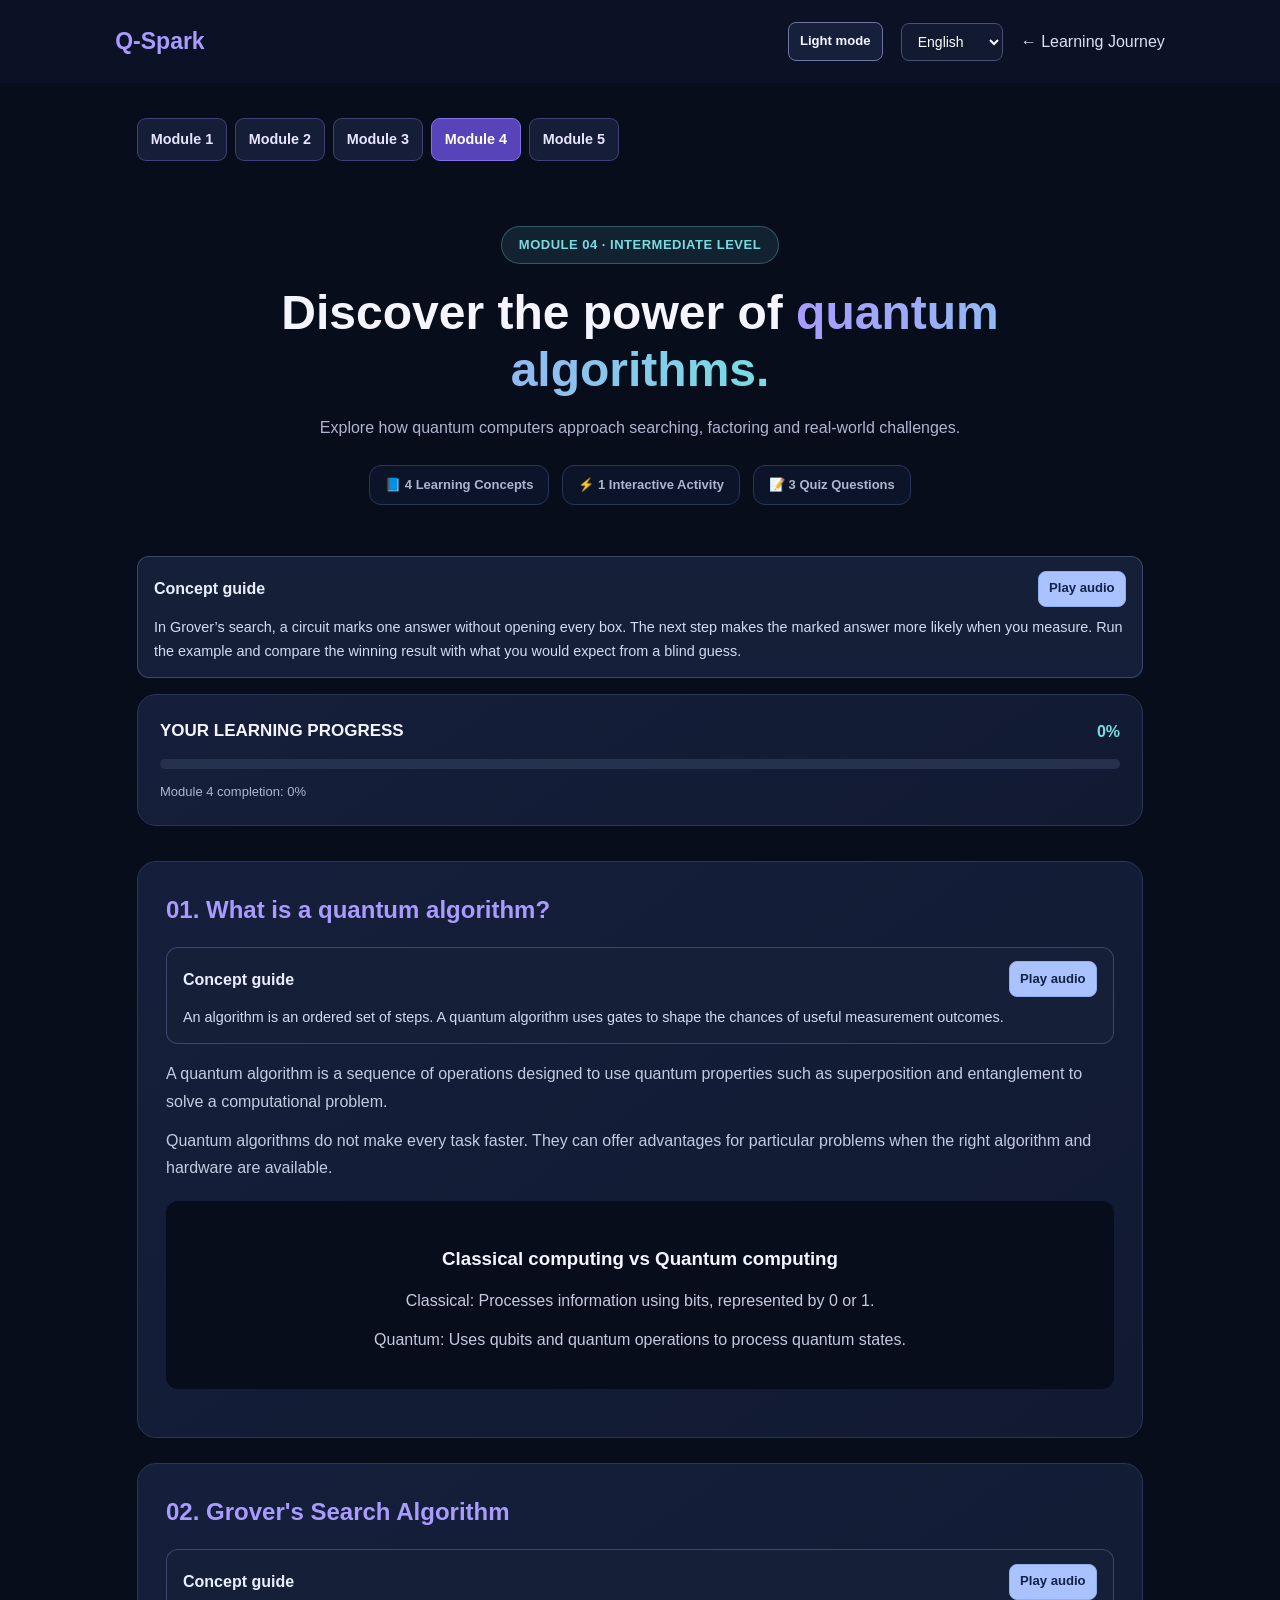
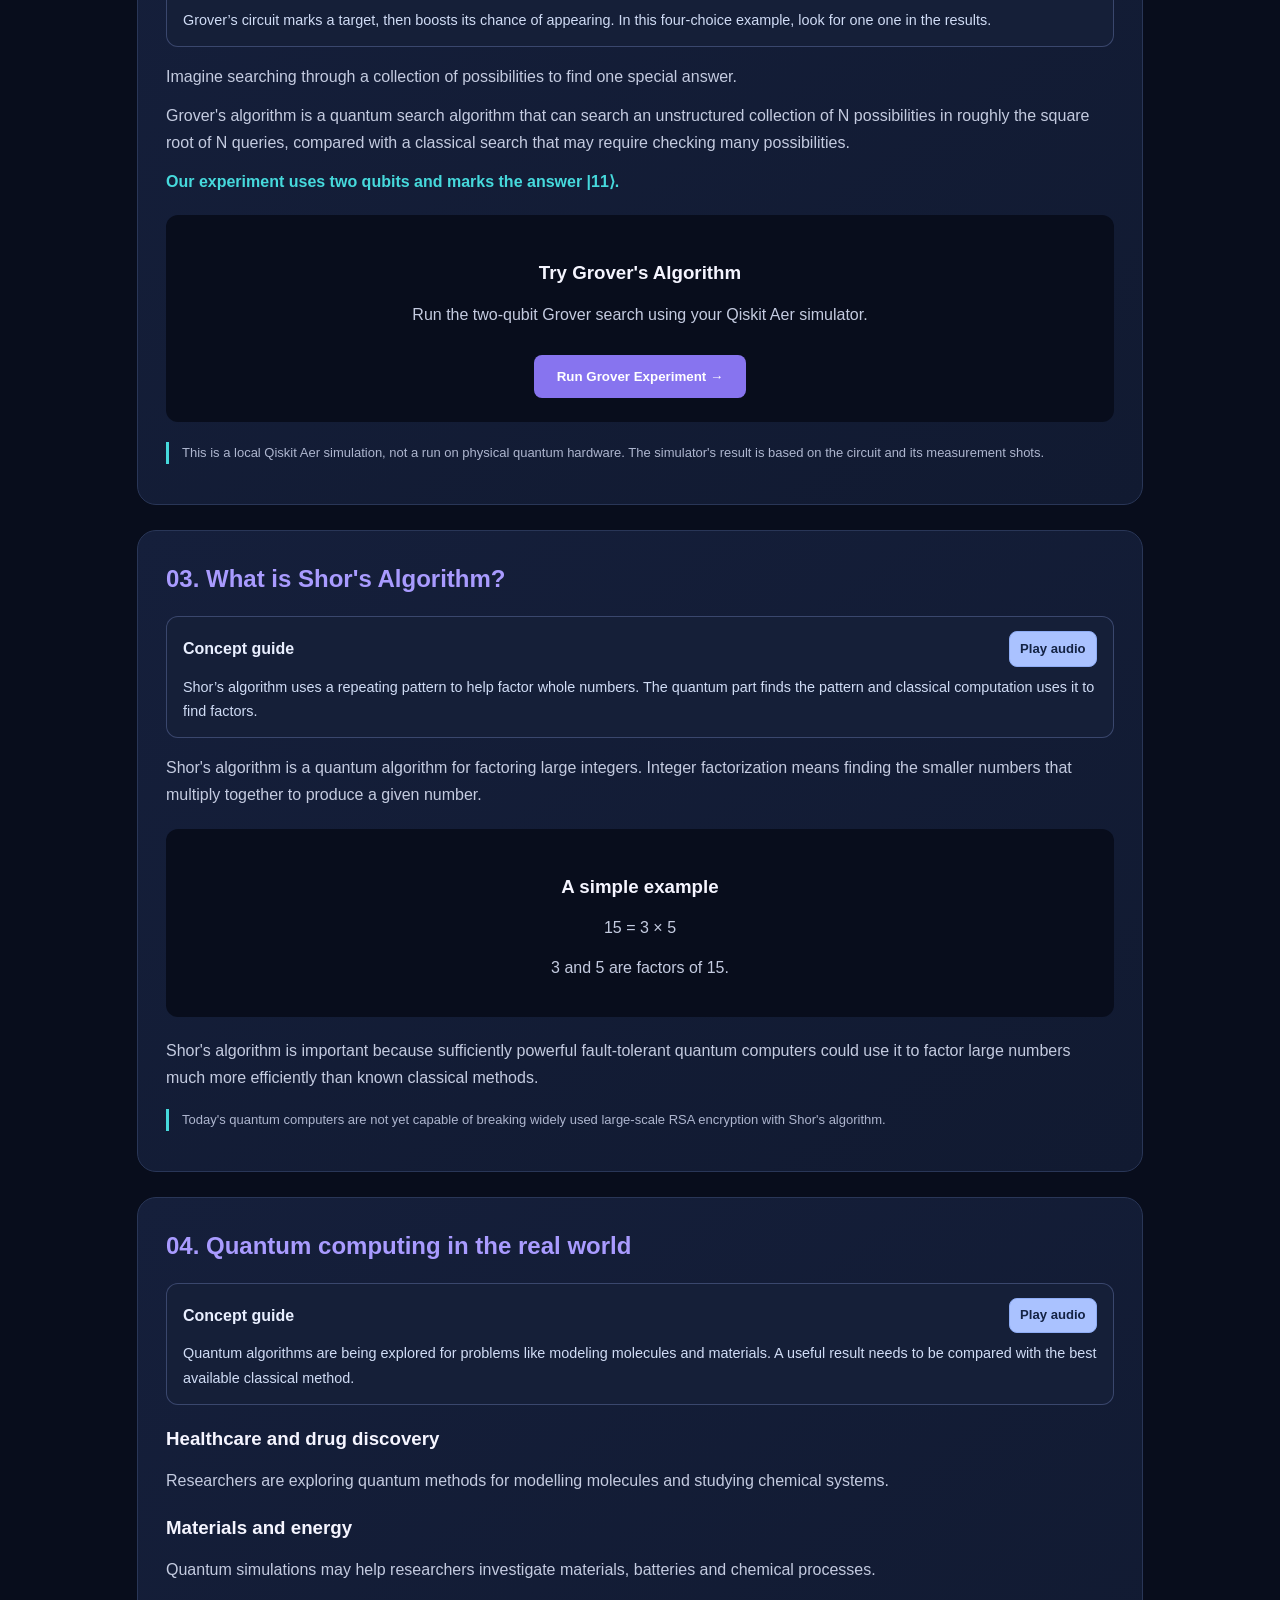
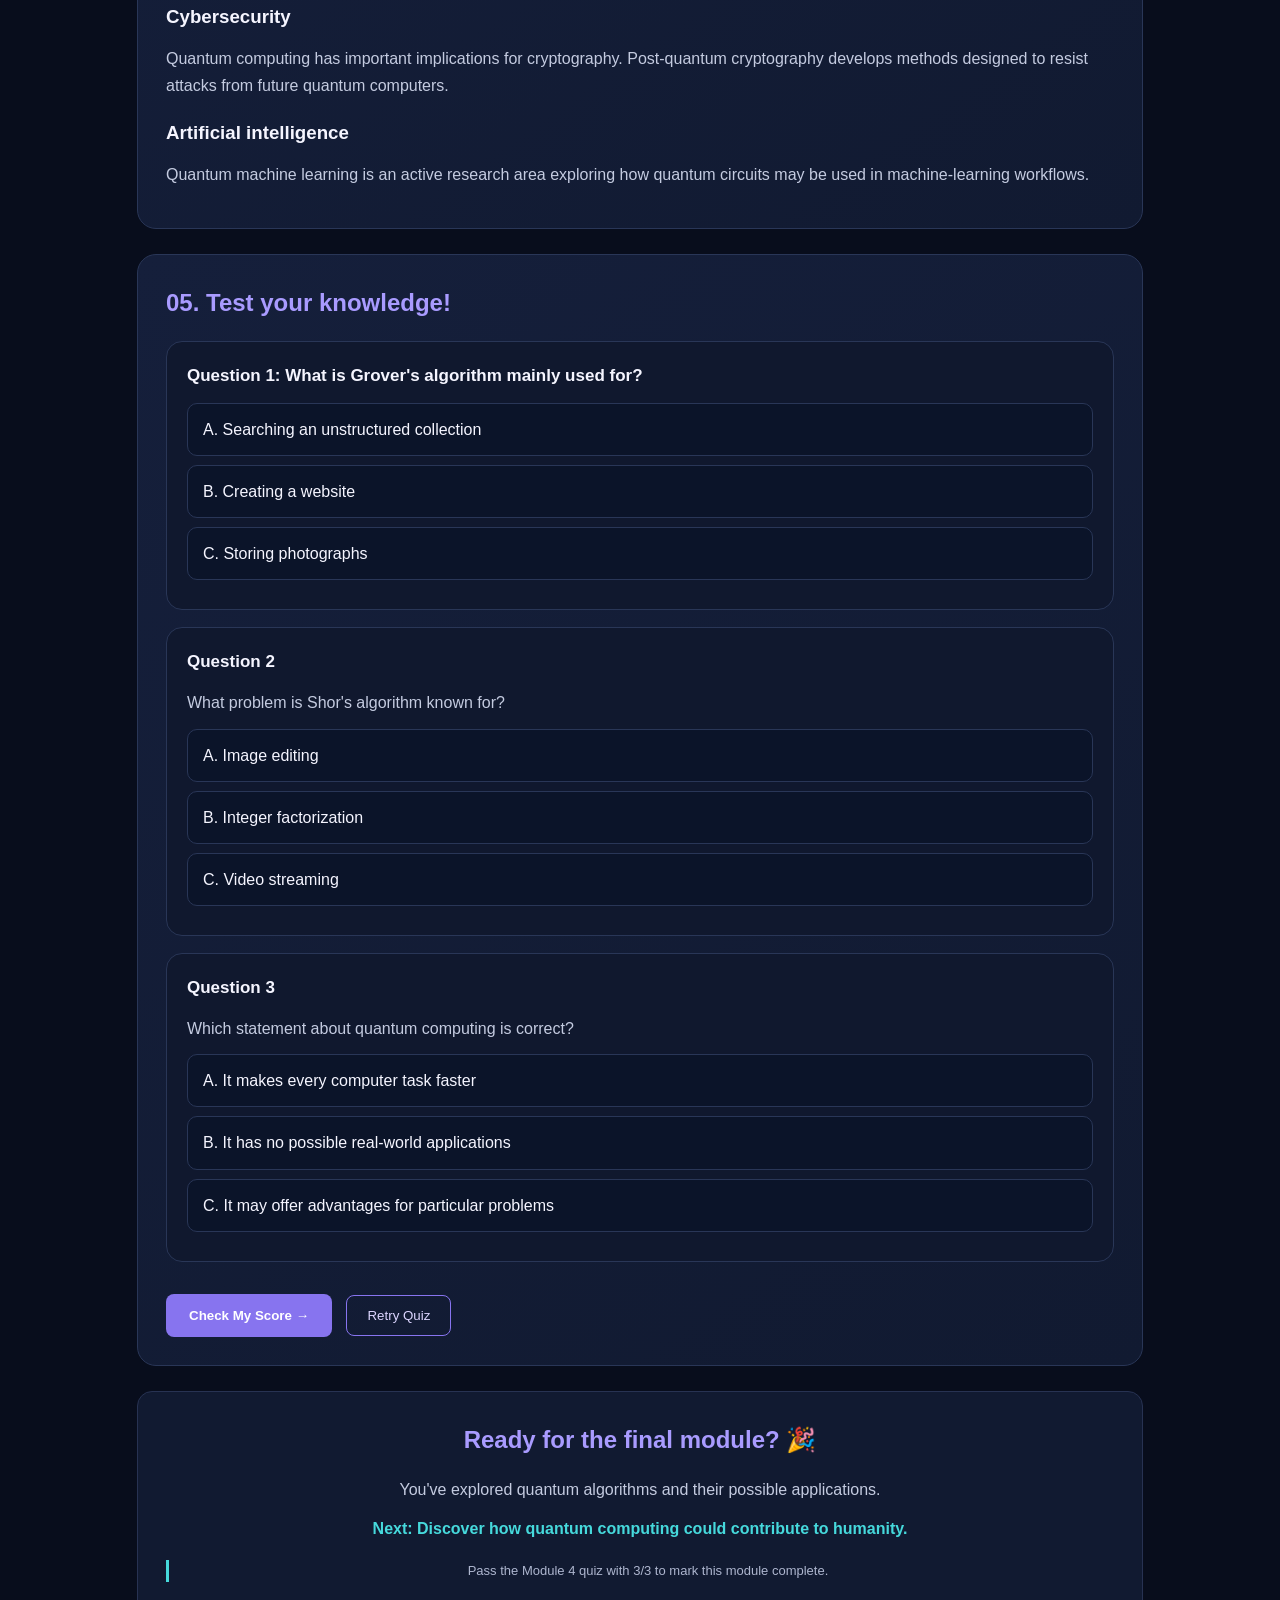
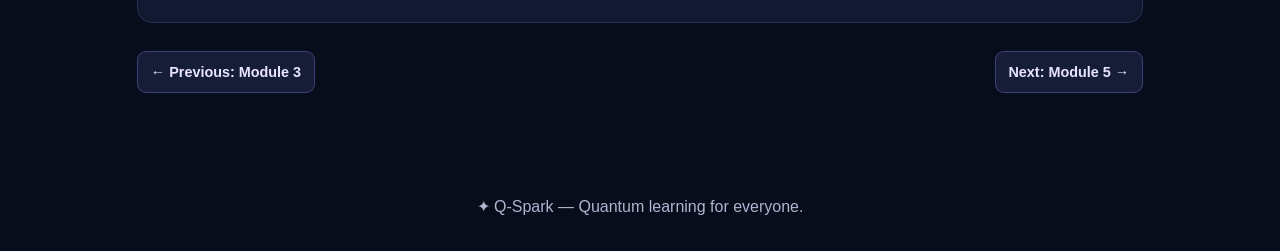
<file: frontend/module4.html>
<!DOCTYPE html>
<html lang="en">
<head>
<meta charset="UTF-8">
<meta name="viewport" content="width=device-width, initial-scale=1.0">
<title>Module 4 | Q-Spark</title>

<style>
*{margin:0;padding:0;box-sizing:border-box}

body{
    font-family:"Segoe UI",sans-serif;
    background:#080d1c;
    color:#f5f5ff;
    line-height:1.7
}

.navbar{
    padding:22px 9%;
    background:#0b1225;
    display:flex;
    justify-content:space-between;
    align-items:center;
    gap:15px;
    flex-wrap:wrap
}

.logo{color:#a99bff;font-size:23px;font-weight:bold}
.nav-right{display:flex;align-items:center;gap:18px;flex-wrap:wrap}
a{color:#dce0f4;text-decoration:none}

.language-select{
    background:#111a31;
    color:#fff;
    border:1px solid #465174;
    padding:9px 12px;
    border-radius:8px;
    font-size:14px;
    cursor:pointer
}

.container{max-width:950px;margin:auto;padding:55px 22px}

.tag{
    color:#a99bff;
    letter-spacing:2px;
    font-size:12px;
    font-weight:bold
}

h1{
    font-size:clamp(34px,6vw,52px);
    line-height:1.2;
    margin:18px 0
}

h1 span,h2{color:#a99bff}

.intro{color:#aeb6cf;font-size:18px;margin-bottom:30px}

.progress{
    height:8px;
    background:#273252;
    border-radius:20px;
    overflow:hidden;
    margin:15px 0
}

.progress-fill{
    height:100%;
    width:0;
    background:linear-gradient(90deg,#8774ef,#46d9dc);
    transition:width .3s
}

.progress-status{color:#aeb6cf;font-size:14px;margin-bottom:25px}

.completion{
    display:none;
    padding:16px;
    margin:16px 0;
    border:1px solid #46d9dc;
    border-radius:10px;
    background:#102b35;
    color:#8ef0df
}

.card{
    background:#111a31;
    border:1px solid #273252;
    border-radius:15px;
    padding:28px;
    margin:25px 0
}

.card h2{margin-bottom:15px}
.card h3{margin:18px 0 8px}
p{color:#c4cbe0;margin:12px 0}

.visual{
    background:#080d1c;
    padding:24px;
    border-radius:12px;
    margin:20px 0;
    text-align:center
}

.primary{
    background:#8774ef;
    border:0;
    padding:14px 23px;
    color:white;
    border-radius:8px;
    cursor:pointer;
    font-weight:bold;
    margin-top:15px;
    display:inline-block
}

.primary:hover{background:#705ce0}
.primary:disabled{opacity:.6;cursor:wait}

.result{
    display:none;
    margin-top:20px;
    padding:18px;
    background:#080d1c;
    border-radius:9px;
    color:#46d9dc;
    overflow-wrap:anywhere;
    text-align:left
}

.result p{color:#c4cbe0}

pre{
    white-space:pre-wrap;
    overflow-x:auto;
    background:#111a31;
    padding:15px;
    border-radius:8px;
    color:#46d9dc;
    font-family:Consolas,monospace;
    font-size:13px
}

.example{color:#46d9dc!important;font-weight:bold}

.note{
    font-size:13px;
    color:#aeb6cf;
    border-left:3px solid #46d9dc;
    padding-left:13px;
    margin-top:18px
}

.quiz-option{
    display:block;
    width:100%;
    padding:15px;
    margin:12px 0;
    text-align:left;
    border:1px solid #465174;
    border-radius:8px;
    background:#080d1c;
    color:white;
    cursor:pointer;
    font-size:15px
}

.quiz-option:hover{border-color:#a99bff}
.quiz-option:disabled{cursor:default;opacity:.8}

.feedback{
    display:none;
    margin-top:15px;
    padding:15px;
    border-radius:8px;
    background:#19213b;
    color:#46d9dc
}

.retry{
    background:transparent;
    border:1px solid #8774ef;
    padding:12px 20px;
    color:#dcd5ff;
    border-radius:8px;
    cursor:pointer;
    margin:15px 0 0 10px
}

.visualization-panel{
    margin-top:22px;
    padding:18px;
    background:#111a31;
    border:1px solid #273252;
    border-radius:12px
}

.visualization-panel h3{
    color:#a99bff;
    margin:15px 0 10px
}

.visualization-caption{
    color:#aeb6cf;
    font-size:13px;
    margin-bottom:12px
}

.visualization-image{
    display:block;
    width:100%;
    max-width:760px;
    height:auto;
    margin:12px auto 22px;
    background:#fff;
    border-radius:10px;
    padding:8px
}

.visualization-missing{
    color:#aeb6cf;
    background:#080d1c;
    padding:12px;
    border-radius:8px;
    font-size:13px
}

footer{text-align:center;padding:30px;color:#aeb6cf}

@media(max-width:600px){
    .navbar{padding:18px}
    .card{padding:20px}
    .visualization-panel{padding:12px}
}
</style>
<link rel="stylesheet" href="theme.css">
<script src="theme.js"></script>
<link rel="stylesheet" href="narration/player.css">
<link rel="stylesheet" href="module.css">
</head>

<body data-module="4">

<nav class="navbar">
    <a class="logo brand-home" href="index.html" aria-label="Q-Spark home">Q-Spark</a>

    <div class="nav-right">
        <button type="button" class="theme-toggle">Light mode</button>
        <select class="language-select" id="languageSelect"
                aria-label="Select language">
            <option value="en">English</option>
            <option value="kn">ಕನ್ನಡ</option>
            <option value="hi">हिन्दी</option>
            <option value="te">తెలుగు</option>
        </select>

        <a href="index.html#modules" id="homeLink" data-course-back>← Learning Journey</a>
    </div>
</nav>

<main class="container course-layout">
    <nav class="module-jump" aria-label="Modules"></nav>

<header class="course-hero">
<span class="tag" id="moduleTag">MODULE 04 · INTERMEDIATE LEVEL</span>

<h1 id="mainHeading">Discover the power of <span>quantum algorithms.</span></h1>

<p class="intro" id="intro">
Explore how quantum computers approach searching, factoring and real-world challenges.
</p>
    <ul class="course-stats"></ul>
</header>

<section class="page-narration" data-narration-page="module4" aria-labelledby="page-narration-title" hidden>
    <div class="narration-heading">
        <h3 id="page-narration-title"></h3>
        <button type="button" class="narration-toggle"></button>
    </div>
    <p class="narration-status" role="status"></p>
    <p class="narration-caption"></p>
    <audio preload="none"></audio>
</section>


<section class="course-progress">
    <div class="course-progress-heading">
        <h3 id="progressLabel">Your Learning Progress</h3>
        <span id="course-progress-percent" class="progress-percent">0%</span>
    </div>
    <div class="progress course-track" id="course-progress-bar" role="progressbar" aria-labelledby="progressLabel" aria-valuemin="0" aria-valuemax="100" aria-valuenow="0">
    <div class="progress-fill" id="progressFill"></div>
</div>

<p class="progress-status" id="progressText">
Module 4 completion: 0%
</p>

<div class="completion" id="completion">
✓ Module 4 completed! Your progress has been saved.
</div>
</section>

<section class="card course-card">
    <h2 id="section1Title" data-course-concept>01. What is a quantum algorithm?</h2>
    <section class="page-narration" data-narration-concept="module4-algorithm" data-concept-heading="section1Title" aria-labelledby="module4-algorithm-audio" hidden>
        <div class="narration-heading">
            <h3 id="module4-algorithm-audio"></h3>
            <button type="button" class="narration-toggle"></button>
        </div>
        <p class="narration-status" role="status"></p>
        <p class="narration-caption"></p>
        <audio preload="none"></audio>
    </section>

    <p id="section1Text1">
    A quantum algorithm is a sequence of operations designed to use
    quantum properties such as superposition and entanglement to solve
    a computational problem.
    </p>

    <p id="section1Text2">
    Quantum algorithms do not make every task faster. They can offer
    advantages for particular problems when the right algorithm and
    hardware are available.
    </p>

    <div class="visual">
        <h3 id="comparisonTitle">Classical computing vs Quantum computing</h3>
        <p id="classicalText"><strong>Classical:</strong> Processes information using bits, represented by 0 or 1.</p>
        <p id="quantumText"><strong>Quantum:</strong> Uses qubits and quantum operations to process quantum states.</p>
    </div>
</section>

<section class="card course-card">
    <h2 id="section2Title" data-course-concept>02. Grover's Search Algorithm</h2>
    <section class="page-narration" data-narration-concept="module4-grover" data-concept-heading="section2Title" aria-labelledby="module4-grover-audio" hidden>
        <div class="narration-heading">
            <h3 id="module4-grover-audio"></h3>
            <button type="button" class="narration-toggle"></button>
        </div>
        <p class="narration-status" role="status"></p>
        <p class="narration-caption"></p>
        <audio preload="none"></audio>
    </section>

    <p id="groverText1">
    Imagine searching through a collection of possibilities to find
    one special answer.
    </p>

    <p id="groverText2">
    Grover's algorithm is a quantum search algorithm that can search
    an unstructured collection of N possibilities in roughly the
    square root of N queries, compared with a classical search that
    may require checking many possibilities.
    </p>

    <p class="example" id="groverExample">
    Our experiment uses two qubits and marks the answer |11⟩.
    </p>

    <div class="visual">
        <h3 id="experimentTitle">Try Grover's Algorithm</h3>
        <p id="experimentDescription">Run the two-qubit Grover search using your Qiskit Aer simulator.</p>

        <button class="primary" id="groverButton" data-course-activity onclick="runGrover()">
            Run Grover Experiment →
        </button>

        <div class="result" id="groverResult"></div>
    </div>

    <p class="note" id="groverNote">
    This is a local Qiskit Aer simulation, not a run on physical quantum
    hardware. The simulator's result is based on the circuit and its measurement shots.
    </p>
</section>

<section class="card course-card">
    <h2 id="section3Title" data-course-concept>03. What is Shor's Algorithm?</h2>
    <section class="page-narration" data-narration-concept="module4-shor" data-concept-heading="section3Title" aria-labelledby="module4-shor-audio" hidden>
        <div class="narration-heading">
            <h3 id="module4-shor-audio"></h3>
            <button type="button" class="narration-toggle"></button>
        </div>
        <p class="narration-status" role="status"></p>
        <p class="narration-caption"></p>
        <audio preload="none"></audio>
    </section>

    <p id="shorText1">
    Shor's algorithm is a quantum algorithm for factoring large integers.
    Integer factorization means finding the smaller numbers that multiply
    together to produce a given number.
    </p>

    <div class="visual">
        <h3 id="simpleExampleTitle">A simple example</h3>
        <p>15 = 3 × 5</p>
        <p id="factorText">3 and 5 are factors of 15.</p>
    </div>

    <p id="shorText2">
    Shor's algorithm is important because sufficiently powerful
    fault-tolerant quantum computers could use it to factor large
    numbers much more efficiently than known classical methods.
    </p>

    <p class="note" id="shorNote">
    Today's quantum computers are not yet capable of breaking widely
    used large-scale RSA encryption with Shor's algorithm.
    </p>
</section>

<section class="card course-card">
    <h2 id="section4Title" data-course-concept>04. Quantum computing in the real world</h2>
    <section class="page-narration" data-narration-concept="module4-applications" data-concept-heading="section4Title" aria-labelledby="module4-applications-audio" hidden>
        <div class="narration-heading">
            <h3 id="module4-applications-audio"></h3>
            <button type="button" class="narration-toggle"></button>
        </div>
        <p class="narration-status" role="status"></p>
        <p class="narration-caption"></p>
        <audio preload="none"></audio>
    </section>

    <h3 id="healthTitle">Healthcare and drug discovery</h3>
    <p id="healthText">Researchers are exploring quantum methods for modelling molecules and studying chemical systems.</p>

    <h3 id="materialsTitle">Materials and energy</h3>
    <p id="materialsText">Quantum simulations may help researchers investigate materials, batteries and chemical processes.</p>

    <h3 id="securityTitle">Cybersecurity</h3>
    <p id="securityText">Quantum computing has important implications for cryptography. Post-quantum cryptography develops methods designed to resist attacks from future quantum computers.</p>

    <h3 id="aiTitle">Artificial intelligence</h3>
    <p id="aiText">Quantum machine learning is an active research area exploring how quantum circuits may be used in machine-learning workflows.</p>
</section>

<section class="card course-card">
    <h2 id="quizTitle">05. Test your knowledge!</h2>

    <div class="course-question">
        <p id="question0">Question 1: What is Grover's algorithm mainly used for?</p>

        <button class="quiz-option" onclick="answer(0,0)" id="q0a">A. Searching an unstructured collection</button>
        <button class="quiz-option" onclick="answer(0,1)" id="q0b">B. Creating a website</button>
        <button class="quiz-option" onclick="answer(0,2)" id="q0c">C. Storing photographs</button>

        <div class="feedback" id="feedback0"></div>
    </div>

    <div class="course-question">
        <h3 id="question2Heading">Question 2</h3>
        <p id="question1">What problem is Shor's algorithm known for?</p>

        <button class="quiz-option" onclick="answer(1,0)" id="q1a">A. Image editing</button>
        <button class="quiz-option" onclick="answer(1,1)" id="q1b">B. Integer factorization</button>
        <button class="quiz-option" onclick="answer(1,2)" id="q1c">C. Video streaming</button>

        <div class="feedback" id="feedback1"></div>
    </div>

    <div class="course-question">
        <h3 id="question3Heading">Question 3</h3>
        <p id="question2">Which statement about quantum computing is correct?</p>

        <button class="quiz-option" onclick="answer(2,0)" id="q2a">A. It makes every computer task faster</button>
        <button class="quiz-option" onclick="answer(2,1)" id="q2b">B. It has no possible real-world applications</button>
        <button class="quiz-option" onclick="answer(2,2)" id="q2c">C. It may offer advantages for particular problems</button>

        <div class="feedback" id="feedback2"></div>
    </div>

    <button class="primary" onclick="showScore()" id="checkButton">Check My Score →</button>
    <button class="retry" onclick="retryQuiz()" id="retryButton">Retry Quiz</button>

    <div class="feedback" id="score"></div>
</section>

<section class="card" style="text-align:center">
    <h2 id="finalTitle">Ready for the final module? 🎉</h2>

    <p id="finalText">You've explored quantum algorithms and their possible applications.</p>

    <p class="example" id="nextText">
    Next: Discover how quantum computing could contribute to humanity.
    </p>

    <a class="primary" href="module5.html" id="nextModule" style="display:none">
        Continue to Module 5 →
    </a>

    <p class="note" id="lockedMessage">
    Pass the Module 4 quiz with 3/3 to mark this module complete.
    </p>
</section>

    <nav class="module-pager" aria-label="Modules"></nav>
</main>

<footer id="footer">✦ Q-Spark — Quantum learning for everyone.</footer>

<script>

// ==================================
// LANGUAGE SYSTEM
// ==================================

const LANGUAGE_KEY = "qubitquestLanguage";

const translations = {

en: {
home:"← Home",
tag:"MODULE 04 · INTERMEDIATE LEVEL",
heading:'Discover the power of <span>quantum algorithms.</span>',
intro:"Explore how quantum computers approach searching, factoring and real-world challenges.",
progressLabel:"YOUR LEARNING PROGRESS",
progress:"Module 4 completion: ",
completed:"✓ Module 4 completed! Your progress has been saved.",
s1:"01. What is a quantum algorithm?",
s1a:"A quantum algorithm is a sequence of operations designed to use quantum properties such as superposition and entanglement to solve a computational problem.",
s1b:"Quantum algorithms do not make every task faster. They can offer advantages for particular problems when the right algorithm and hardware are available.",
comparison:"Classical computing vs Quantum computing",
classical:"Classical: Processes information using bits, represented by 0 or 1.",
quantum:"Quantum: Uses qubits and quantum operations to process quantum states.",
s2:"02. Grover's Search Algorithm",
g1:"Imagine searching through a collection of possibilities to find one special answer.",
g2:"Grover's algorithm is a quantum search algorithm that can search an unstructured collection of N possibilities in roughly the square root of N queries, compared with a classical search that may require checking many possibilities.",
gExample:"Our experiment uses two qubits and marks the answer |11⟩.",
experiment:"Try Grover's Algorithm",
experimentDesc:"Run the two-qubit Grover search using your Qiskit Aer simulator.",
run:"Run Grover Experiment →",
running:"Running Grover experiment...",
connecting:"Connecting to Qiskit Aer simulator...",
gNote:"This is a local Qiskit Aer simulation, not a run on physical quantum hardware. The simulator's result is based on the circuit and its measurement shots.",
s3:"03. What is Shor's Algorithm?",
shor1:"Shor's algorithm is a quantum algorithm for factoring large integers. Integer factorization means finding the smaller numbers that multiply together to produce a given number.",
simple:"A simple example",
factor:"3 and 5 are factors of 15.",
shor2:"Shor's algorithm is important because sufficiently powerful fault-tolerant quantum computers could use it to factor large numbers much more efficiently than known classical methods.",
shorNote:"Today's quantum computers are not yet capable of breaking widely used large-scale RSA encryption with Shor's algorithm.",
s4:"04. Quantum computing in the real world",
health:"Healthcare and drug discovery",
healthText:"Researchers are exploring quantum methods for modelling molecules and studying chemical systems.",
materials:"Materials and energy",
materialsText:"Quantum simulations may help researchers investigate materials, batteries and chemical processes.",
security:"Cybersecurity",
securityText:"Quantum computing has important implications for cryptography. Post-quantum cryptography develops methods designed to resist attacks from future quantum computers.",
ai:"Artificial intelligence",
aiText:"Quantum machine learning is an active research area exploring how quantum circuits may be used in machine-learning workflows.",
quiz:"05. Test your knowledge!",
q0:"Question 1: What is Grover's algorithm mainly used for?",
q0a:"A. Searching an unstructured collection",
q0b:"B. Creating a website",
q0c:"C. Storing photographs",
q2heading:"Question 2",
q1:"What problem is Shor's algorithm known for?",
q1a:"A. Image editing",
q1b:"B. Integer factorization",
q1c:"C. Video streaming",
q3heading:"Question 3",
q2:"Which statement about quantum computing is correct?",
q2a:"A. It makes every computer task faster",
q2b:"B. It has no possible real-world applications",
q2c:"C. It may offer advantages for particular problems",
check:"Check My Score →",
retry:"Retry Quiz",
correct:"✓ Correct! ",
incorrect:"Not quite! ",
explain0:"Grover's algorithm is designed for searching an unstructured collection.",
explain1:"Shor's algorithm is known for integer factorization.",
explain2:"Quantum computers may offer advantages for particular problems, not every task.",
answerAll:"Please answer all three questions first.",
score:"You scored ",
outOf:" out of 3! ",
excellent:"Excellent work! Module 4 completed. 🌟",
effort:"Good effort! You need 3/3 to complete this module.",
finalTitle:"Ready for the final module? 🎉",
finalText:"You've explored quantum algorithms and their possible applications.",
nextText:"Next: Discover how quantum computing could contribute to humanity.",
continue:"Continue to Module 5 →",
locked:"Pass the Module 4 quiz with 3/3 to mark this module complete.",
footer:"✦ Q-Spark — Quantum learning for everyone.",
resultTitle:"Grover experiment completed! ✨",
total:"Total measurements: ",
marked:"Marked answer: ",
measurement:"Measurement Results",
outcome:"Outcome ",
measurements:" measurements (",
circuitTitle:"Text Circuit Output",
circuitMissing:"Circuit diagram not provided by the backend.",
circuitImage:"Real Qiskit Circuit Diagram",
circuitCaption:"Generated from the actual Grover quantum circuit using Qiskit.",
histogramTitle:"Measurement Histogram",
histogramCaption:"Visual representation of the measurement counts from the Qiskit Aer simulation.",
missingCircuit:"Circuit image was not returned by the backend. The text circuit is shown above.",
missingHistogram:"Histogram image was not returned by the backend.",
explanation:"The Grover circuit marks the target state and applies a diffusion operation to amplify its probability.",
error:"Check that your Flask backend is running."
},

kn: {
home:"← ಮುಖಪುಟ",
tag:"ಮಾಡ್ಯೂಲ್ 04 · ಮಧ್ಯಂತರ ಹಂತ",
heading:'<span>ಕ್ವಾಂಟಮ್ ಅಲ್ಗಾರಿದಮ್‌ಗಳ</span> ಶಕ್ತಿಯನ್ನು ಅನ್ವೇಷಿಸಿ.',
intro:"ಕ್ವಾಂಟಮ್ ಕಂಪ್ಯೂಟರ್‌ಗಳು ಹುಡುಕಾಟ, ಅಪವರ್ತನ ಮತ್ತು ನೈಜ ಜಗತ್ತಿನ ಸವಾಲುಗಳನ್ನು ಹೇಗೆ ಎದುರಿಸುತ್ತವೆ ಎಂಬುದನ್ನು ತಿಳಿಯಿರಿ.",
progressLabel:"ನಿಮ್ಮ ಕಲಿಕೆಯ ಪ್ರಗತಿ",
progress:"ಮಾಡ್ಯೂಲ್ 4 ಪೂರ್ಣಗೊಂಡಿದೆ: ",
completed:"✓ ಮಾಡ್ಯೂಲ್ 4 ಪೂರ್ಣಗೊಂಡಿದೆ! ನಿಮ್ಮ ಪ್ರಗತಿಯನ್ನು ಉಳಿಸಲಾಗಿದೆ.",
s1:"01. ಕ್ವಾಂಟಮ್ ಅಲ್ಗಾರಿದಮ್ ಎಂದರೇನು?",
s1a:"ಕ್ವಾಂಟಮ್ ಅಲ್ಗಾರಿದಮ್ ಎಂದರೆ ಸೂಪರ್‌ಪೊಸಿಷನ್ ಮತ್ತು ಎಂಟ್ಯಾಂಗಲ್‌ಮೆಂಟ್‌ನಂತಹ ಕ್ವಾಂಟಮ್ ಗುಣಲಕ್ಷಣಗಳನ್ನು ಬಳಸಿ ಗಣಕ ಸಮಸ್ಯೆಯನ್ನು ಪರಿಹರಿಸುವ ಕಾರ್ಯಾಚರಣೆಗಳ ಸರಣಿ.",
s1b:"ಕ್ವಾಂಟಮ್ ಅಲ್ಗಾರಿದಮ್‌ಗಳು ಪ್ರತಿಯೊಂದು ಕೆಲಸವನ್ನೂ ವೇಗಗೊಳಿಸುವುದಿಲ್ಲ. ಸರಿಯಾದ ಅಲ್ಗಾರಿದಮ್ ಮತ್ತು ಹಾರ್ಡ್‌ವೇರ್ ಇದ್ದಾಗ ಕೆಲವು ನಿರ್ದಿಷ್ಟ ಸಮಸ್ಯೆಗಳಿಗೆ ಪ್ರಯೋಜನ ನೀಡಬಹುದು.",
comparison:"ಸಾಂಪ್ರದಾಯಿಕ ಕಂಪ್ಯೂಟಿಂಗ್ ಮತ್ತು ಕ್ವಾಂಟಮ್ ಕಂಪ್ಯೂಟಿಂಗ್",
classical:"ಸಾಂಪ್ರದಾಯಿಕ: 0 ಅಥವಾ 1 ಎಂದು ಸೂಚಿಸುವ ಬಿಟ್‌ಗಳನ್ನು ಬಳಸಿ ಮಾಹಿತಿಯನ್ನು ಸಂಸ್ಕರಿಸುತ್ತದೆ.",
quantum:"ಕ್ವಾಂಟಮ್: ಕ್ಯೂಬಿಟ್‌ಗಳು ಮತ್ತು ಕ್ವಾಂಟಮ್ ಕಾರ್ಯಾಚರಣೆಗಳನ್ನು ಬಳಸಿ ಕ್ವಾಂಟಮ್ ಸ್ಥಿತಿಗಳನ್ನು ಸಂಸ್ಕರಿಸುತ್ತದೆ.",
s2:"02. ಗ್ರೋವರ್‌ನ ಹುಡುಕಾಟ ಅಲ್ಗಾರಿದಮ್",
g1:"ಹಲವು ಸಾಧ್ಯತೆಗಳ ನಡುವೆ ಒಂದು ವಿಶೇಷ ಉತ್ತರವನ್ನು ಹುಡುಕುತ್ತಿರುವುದನ್ನು ಕಲ್ಪಿಸಿಕೊಳ್ಳಿ.",
g2:"ಗ್ರೋವರ್‌ನ ಅಲ್ಗಾರಿದಮ್ ಒಂದು ಕ್ವಾಂಟಮ್ ಹುಡುಕಾಟ ವಿಧಾನವಾಗಿದೆ. ಇದು N ಸಾಧ್ಯತೆಗಳಿರುವ ಅಸಂಘಟಿತ ಸಂಗ್ರಹದಲ್ಲಿ ಸುಮಾರು √N ಪ್ರಶ್ನೆಗಳಲ್ಲಿ ಹುಡುಕಬಹುದು. ಸಾಂಪ್ರದಾಯಿಕ ಹುಡುಕಾಟದಲ್ಲಿ ಅನೇಕ ಸಾಧ್ಯತೆಗಳನ್ನು ಪರಿಶೀಲಿಸಬೇಕಾಗಬಹುದು.",
gExample:"ನಮ್ಮ ಪ್ರಯೋಗವು ಎರಡು ಕ್ಯೂಬಿಟ್‌ಗಳನ್ನು ಬಳಸುತ್ತದೆ ಮತ್ತು |11⟩ ಉತ್ತರವನ್ನು ಗುರುತಿಸುತ್ತದೆ.",
experiment:"ಗ್ರೋವರ್ ಅಲ್ಗಾರಿದಮ್ ಪ್ರಯತ್ನಿಸಿ",
experimentDesc:"ನಿಮ್ಮ Qiskit Aer ಸಿಮ್ಯುಲೇಟರ್ ಬಳಸಿ ಎರಡು ಕ್ಯೂಬಿಟ್‌ಗಳ ಗ್ರೋವರ್ ಹುಡುಕಾಟವನ್ನು ಚಲಾಯಿಸಿ.",
run:"ಗ್ರೋವರ್ ಪ್ರಯೋಗ ಚಲಾಯಿಸಿ →",
running:"ಗ್ರೋವರ್ ಪ್ರಯೋಗ ನಡೆಯುತ್ತಿದೆ...",
connecting:"Qiskit Aer ಸಿಮ್ಯುಲೇಟರ್‌ಗೆ ಸಂಪರ್ಕಿಸಲಾಗುತ್ತಿದೆ...",
gNote:"ಇದು ಸ್ಥಳೀಯ Qiskit Aer ಸಿಮ್ಯುಲೇಶನ್ ಆಗಿದೆ; ನೈಜ ಕ್ವಾಂಟಮ್ ಹಾರ್ಡ್‌ವೇರ್‌ನಲ್ಲಿ ನಡೆಸಲಾಗಿಲ್ಲ. ಫಲಿತಾಂಶವು ಸರ್ಕ್ಯೂಟ್ ಮತ್ತು ಅಳತೆಗಳ ಸಂಖ್ಯೆಯನ್ನು ಆಧರಿಸಿದೆ.",
s3:"03. ಶೋರ್ ಅಲ್ಗಾರಿದಮ್ ಎಂದರೇನು?",
shor1:"ಶೋರ್ ಅಲ್ಗಾರಿದಮ್ ದೊಡ್ಡ ಪೂರ್ಣಾಂಕಗಳನ್ನು ಅಪವರ್ತನಗೊಳಿಸುವ ಕ್ವಾಂಟಮ್ ವಿಧಾನವಾಗಿದೆ. ಪೂರ್ಣಾಂಕ ಅಪವರ್ತನ ಎಂದರೆ ಒಂದು ಸಂಖ್ಯೆಯನ್ನು ಗುಣಿಸಿದಾಗ ಪಡೆಯುವ ಚಿಕ್ಕ ಸಂಖ್ಯೆಗಳನ್ನು ಕಂಡುಹಿಡಿಯುವುದು.",
simple:"ಒಂದು ಸರಳ ಉದಾಹರಣೆ",
factor:"3 ಮತ್ತು 5 ಎಂಬುವು 15ರ ಅಪವರ್ತನಗಳು.",
shor2:"ಸಾಕಷ್ಟು ಶಕ್ತಿಯುತ ದೋಷ-ಸಹಿಷ್ಣು ಕ್ವಾಂಟಮ್ ಕಂಪ್ಯೂಟರ್‌ಗಳು ದೊಡ್ಡ ಸಂಖ್ಯೆಗಳನ್ನು ಸಾಂಪ್ರದಾಯಿಕ ವಿಧಾನಗಳಿಗಿಂತ ಹೆಚ್ಚು ಪರಿಣಾಮಕಾರಿಯಾಗಿ ಅಪವರ್ತನಗೊಳಿಸಲು ಶೋರ್ ಅಲ್ಗಾರಿದಮ್ ಬಳಸಬಹುದು.",
shorNote:"ಇಂದಿನ ಕ್ವಾಂಟಮ್ ಕಂಪ್ಯೂಟರ್‌ಗಳು ಶೋರ್ ಅಲ್ಗಾರಿದಮ್ ಬಳಸಿ ವ್ಯಾಪಕವಾಗಿ ಬಳಸುವ ದೊಡ್ಡ RSA ಎನ್‌ಕ್ರಿಪ್ಶನ್ ಅನ್ನು ಮುರಿಯಲು ಇನ್ನೂ ಸಮರ್ಥವಾಗಿಲ್ಲ.",
s4:"04. ನೈಜ ಜಗತ್ತಿನಲ್ಲಿ ಕ್ವಾಂಟಮ್ ಕಂಪ್ಯೂಟಿಂಗ್",
health:"ಆರೋಗ್ಯ ಮತ್ತು ಔಷಧ ಸಂಶೋಧನೆ",
healthText:"ಅಣುಗಳ ಮಾದರಿಗಳನ್ನು ರೂಪಿಸಲು ಮತ್ತು ರಾಸಾಯನಿಕ ವ್ಯವಸ್ಥೆಗಳನ್ನು ಅಧ್ಯಯನ ಮಾಡಲು ಸಂಶೋಧಕರು ಕ್ವಾಂಟಮ್ ವಿಧಾನಗಳನ್ನು ಅನ್ವೇಷಿಸುತ್ತಿದ್ದಾರೆ.",
materials:"ವಸ್ತುಗಳು ಮತ್ತು ಶಕ್ತಿ",
materialsText:"ವಸ್ತುಗಳು, ಬ್ಯಾಟರಿಗಳು ಮತ್ತು ರಾಸಾಯನಿಕ ಪ್ರಕ್ರಿಯೆಗಳನ್ನು ಅಧ್ಯಯನ ಮಾಡಲು ಕ್ವಾಂಟಮ್ ಸಿಮ್ಯುಲೇಶನ್‌ಗಳು ಸಹಾಯ ಮಾಡಬಹುದು.",
security:"ಸೈಬರ್ ಭದ್ರತೆ",
securityText:"ಕ್ವಾಂಟಮ್ ಕಂಪ್ಯೂಟಿಂಗ್ ಕ್ರಿಪ್ಟೋಗ್ರಫಿಗೆ ಮಹತ್ವದ ಪರಿಣಾಮಗಳನ್ನು ಹೊಂದಿದೆ. ಭವಿಷ್ಯದ ಕ್ವಾಂಟಮ್ ಕಂಪ್ಯೂಟರ್‌ಗಳ ದಾಳಿಯನ್ನು ತಡೆಯುವ ವಿಧಾನಗಳನ್ನು ಪೋಸ್ಟ್-ಕ್ವಾಂಟಮ್ ಕ್ರಿಪ್ಟೋಗ್ರಫಿ ಅಭಿವೃದ್ಧಿಪಡಿಸುತ್ತದೆ.",
ai:"ಕೃತಕ ಬುದ್ಧಿಮತ್ತೆ",
aiText:"ಕ್ವಾಂಟಮ್ ಸರ್ಕ್ಯೂಟ್‌ಗಳನ್ನು ಯಂತ್ರ ಕಲಿಕೆಯಲ್ಲಿ ಹೇಗೆ ಬಳಸಬಹುದು ಎಂಬುದನ್ನು ಕ್ವಾಂಟಮ್ ಮೆಷಿನ್ ಲರ್ನಿಂಗ್ ಸಂಶೋಧಿಸುತ್ತದೆ.",
quiz:"05. ನಿಮ್ಮ ಜ್ಞಾನವನ್ನು ಪರೀಕ್ಷಿಸಿ!",
q0:"ಪ್ರಶ್ನೆ 1: ಗ್ರೋವರ್ ಅಲ್ಗಾರಿದಮ್ ಅನ್ನು ಮುಖ್ಯವಾಗಿ ಯಾವುದಕ್ಕೆ ಬಳಸಲಾಗುತ್ತದೆ?",
q0a:"A. ಅಸಂಘಟಿತ ಸಂಗ್ರಹದಲ್ಲಿ ಹುಡುಕಲು",
q0b:"B. ವೆಬ್‌ಸೈಟ್ ರಚಿಸಲು",
q0c:"C. ಛಾಯಾಚಿತ್ರಗಳನ್ನು ಸಂಗ್ರಹಿಸಲು",
q2heading:"ಪ್ರಶ್ನೆ 2",
q1:"ಶೋರ್ ಅಲ್ಗಾರಿದಮ್ ಯಾವ ಸಮಸ್ಯೆಗೆ ಪ್ರಸಿದ್ಧವಾಗಿದೆ?",
q1a:"A. ಚಿತ್ರ ಸಂಪಾದನೆ",
q1b:"B. ಪೂರ್ಣಾಂಕ ಅಪವರ್ತನ",
q1c:"C. ವೀಡಿಯೊ ಸ್ಟ್ರೀಮಿಂಗ್",
q3heading:"ಪ್ರಶ್ನೆ 3",
q2:"ಕ್ವಾಂಟಮ್ ಕಂಪ್ಯೂಟಿಂಗ್ ಬಗ್ಗೆ ಯಾವ ಹೇಳಿಕೆ ಸರಿಯಾಗಿದೆ?",
q2a:"A. ಇದು ಪ್ರತಿಯೊಂದು ಕಂಪ್ಯೂಟರ್ ಕೆಲಸವನ್ನೂ ವೇಗಗೊಳಿಸುತ್ತದೆ",
q2b:"B. ಇದಕ್ಕೆ ನೈಜ ಜಗತ್ತಿನಲ್ಲಿ ಯಾವುದೇ ಬಳಕೆಗಳಿಲ್ಲ",
q2c:"C. ಕೆಲವು ನಿರ್ದಿಷ್ಟ ಸಮಸ್ಯೆಗಳಿಗೆ ಇದು ಪ್ರಯೋಜನ ನೀಡಬಹುದು",
check:"ನನ್ನ ಅಂಕಗಳನ್ನು ಪರಿಶೀಲಿಸಿ →",
retry:"ಮತ್ತೆ ಪ್ರಯತ್ನಿಸಿ",
correct:"✓ ಸರಿಯಾಗಿದೆ! ",
incorrect:"ಸರಿಯಾಗಿಲ್ಲ! ",
explain0:"ಗ್ರೋವರ್ ಅಲ್ಗಾರಿದಮ್ ಅಸಂಘಟಿತ ಸಂಗ್ರಹದಲ್ಲಿ ಹುಡುಕಲು ವಿನ್ಯಾಸಗೊಳಿಸಲಾಗಿದೆ.",
explain1:"ಶೋರ್ ಅಲ್ಗಾರಿದಮ್ ಪೂರ್ಣಾಂಕ ಅಪವರ್ತನಕ್ಕೆ ಪ್ರಸಿದ್ಧವಾಗಿದೆ.",
explain2:"ಕ್ವಾಂಟಮ್ ಕಂಪ್ಯೂಟರ್‌ಗಳು ಪ್ರತಿಯೊಂದು ಕೆಲಸಕ್ಕೂ ಅಲ್ಲ, ಕೆಲವು ನಿರ್ದಿಷ್ಟ ಸಮಸ್ಯೆಗಳಿಗೆ ಪ್ರಯೋಜನ ನೀಡಬಹುದು.",
answerAll:"ಮೊದಲು ಎಲ್ಲಾ ಮೂರು ಪ್ರಶ್ನೆಗಳಿಗೆ ಉತ್ತರಿಸಿ.",
score:"ನಿಮ್ಮ ಅಂಕಗಳು: ",
outOf:" / 3! ",
excellent:"ಅದ್ಭುತ! ಮಾಡ್ಯೂಲ್ 4 ಪೂರ್ಣಗೊಂಡಿದೆ. 🌟",
effort:"ಉತ್ತಮ ಪ್ರಯತ್ನ! ಈ ಮಾಡ್ಯೂಲ್ ಪೂರ್ಣಗೊಳಿಸಲು 3/3 ಅಂಕಗಳು ಅಗತ್ಯ.",
finalTitle:"ಕೊನೆಯ ಮಾಡ್ಯೂಲ್‌ಗೆ ಸಿದ್ಧರಿದ್ದೀರಾ? 🎉",
finalText:"ನೀವು ಕ್ವಾಂಟಮ್ ಅಲ್ಗಾರಿದಮ್‌ಗಳು ಮತ್ತು ಅವುಗಳ ಬಳಕೆಗಳನ್ನು ಕಲಿತಿದ್ದೀರಿ.",
nextText:"ಮುಂದೆ: ಕ್ವಾಂಟಮ್ ಕಂಪ್ಯೂಟಿಂಗ್ ಮಾನವಕುಲಕ್ಕೆ ಹೇಗೆ ಸಹಾಯ ಮಾಡಬಹುದು ಎಂಬುದನ್ನು ತಿಳಿಯಿರಿ.",
continue:"ಮಾಡ್ಯೂಲ್ 5ಕ್ಕೆ ಮುಂದುವರಿಯಿರಿ →",
locked:"ಈ ಘಟಕವನ್ನು ಪೂರ್ಣಗೊಳಿಸಲು ಪರೀಕ್ಷೆಯಲ್ಲಿ 3/3 ಅಂಕ ಪಡೆಯಿರಿ.",
footer:"✦ Q-Spark — ಎಲ್ಲರಿಗೂ ಕ್ವಾಂಟಮ್ ಕಲಿಕೆ.",
resultTitle:"ಗ್ರೋವರ್ ಪ್ರಯೋಗ ಪೂರ್ಣಗೊಂಡಿದೆ! ✨",
total:"ಒಟ್ಟು ಅಳತೆಗಳು: ",
marked:"ಗುರುತಿಸಲಾದ ಉತ್ತರ: ",
measurement:"ಅಳತೆಯ ಫಲಿತಾಂಶಗಳು",
outcome:"ಫಲಿತಾಂಶ ",
measurements:" ಅಳತೆಗಳು (",
circuitTitle:"ಪಠ್ಯ ಸರ್ಕ್ಯೂಟ್ ಫಲಿತಾಂಶ",
circuitMissing:"ಬ್ಯಾಕೆಂಡ್ ಸರ್ಕ್ಯೂಟ್ ಅನ್ನು ಒದಗಿಸಿಲ್ಲ.",
circuitImage:"ನೈಜ Qiskit ಸರ್ಕ್ಯೂಟ್ ಚಿತ್ರ",
circuitCaption:"Qiskit ಬಳಸಿ ನೈಜ ಗ್ರೋವರ್ ಕ್ವಾಂಟಮ್ ಸರ್ಕ್ಯೂಟ್‌ನಿಂದ ರಚಿಸಲಾಗಿದೆ.",
histogramTitle:"ಅಳತೆಗಳ ಹಿಸ್ಟೋಗ್ರಾಮ್",
histogramCaption:"Qiskit Aer ಸಿಮ್ಯುಲೇಶನ್‌ನ ಅಳತೆ ಎಣಿಕೆಗಳ ದೃಶ್ಯ ರೂಪ.",
missingCircuit:"ಸರ್ಕ್ಯೂಟ್ ಚಿತ್ರ ಲಭ್ಯವಿಲ್ಲ. ಮೇಲಿನ ಪಠ್ಯ ಸರ್ಕ್ಯೂಟ್ ಅನ್ನು ನೋಡಿ.",
missingHistogram:"ಹಿಸ್ಟೋಗ್ರಾಮ್ ಚಿತ್ರ ಲಭ್ಯವಿಲ್ಲ.",
explanation:"ಗ್ರೋವರ್ ಸರ್ಕ್ಯೂಟ್ ಗುರಿ ಸ್ಥಿತಿಯನ್ನು ಗುರುತಿಸಿ ಅದರ ಸಂಭವನೀಯತೆಯನ್ನು ಹೆಚ್ಚಿಸಲು ಡಿಫ್ಯೂಷನ್ ಕಾರ್ಯಾಚರಣೆಯನ್ನು ಬಳಸುತ್ತದೆ.",
error:"ನಿಮ್ಮ Flask ಬ್ಯಾಕೆಂಡ್ ಚಾಲನೆಯಲ್ಲಿದೆಯೇ ಎಂದು ಪರಿಶೀಲಿಸಿ."
},

hi: {
home:"← होम",
tag:"मॉड्यूल 04 · मध्यवर्ती स्तर",
heading:'<span>क्वांटम एल्गोरिदम</span> की शक्ति जानें।',
intro:"जानें कि क्वांटम कंप्यूटर खोज, गुणनखंड और वास्तविक दुनिया की चुनौतियों को कैसे हल करते हैं।",
progressLabel:"आपकी सीखने की प्रगति",
progress:"मॉड्यूल 4 की पूर्णता: ",
completed:"✓ मॉड्यूल 4 पूरा हुआ! आपकी प्रगति सहेज ली गई है।",
s1:"01. क्वांटम एल्गोरिदम क्या है?",
s1a:"क्वांटम एल्गोरिदम निर्देशों का एक क्रम है, जो सुपरपोज़िशन और एंटैंगलमेंट जैसे क्वांटम गुणों का उपयोग करके गणना संबंधी समस्याओं को हल करता है।",
s1b:"क्वांटम एल्गोरिदम हर काम को तेज़ नहीं बनाते। सही एल्गोरिदम और हार्डवेयर उपलब्ध होने पर वे कुछ विशेष समस्याओं में लाभ दे सकते हैं।",
comparison:"क्लासिकल कंप्यूटिंग बनाम क्वांटम कंप्यूटिंग",
classical:"क्लासिकल: बिट्स का उपयोग करके जानकारी संसाधित करता है, जिन्हें 0 या 1 के रूप में दर्शाया जाता है।",
quantum:"क्वांटम: क्विबिट और क्वांटम ऑपरेशन का उपयोग करके क्वांटम अवस्थाओं को संसाधित करता है।",
s2:"02. ग्रोवर का सर्च एल्गोरिदम",
g1:"कल्पना कीजिए कि आप कई संभावनाओं में से एक विशेष उत्तर खोज रहे हैं।",
g2:"ग्रोवर का एल्गोरिदम एक क्वांटम सर्च एल्गोरिदम है। यह N संभावनाओं के असंगठित संग्रह में लगभग √N प्रश्नों में खोज कर सकता है, जबकि क्लासिकल खोज में कई संभावनाओं की जाँच करनी पड़ सकती है।",
gExample:"हमारा प्रयोग दो क्विबिट का उपयोग करता है और उत्तर |11⟩ को चिह्नित करता है।",
experiment:"ग्रोवर एल्गोरिदम आज़माएँ",
experimentDesc:"अपने Qiskit Aer सिम्युलेटर से दो-क्विबिट ग्रोवर सर्च चलाएँ।",
run:"ग्रोवर प्रयोग चलाएँ →",
running:"ग्रोवर प्रयोग चल रहा है...",
connecting:"Qiskit Aer सिम्युलेटर से कनेक्ट हो रहा है...",
gNote:"यह स्थानीय Qiskit Aer सिमुलेशन है, वास्तविक क्वांटम हार्डवेयर पर नहीं चलाया गया है। परिणाम सर्किट और मापन की संख्या पर आधारित है।",
s3:"03. शोर का एल्गोरिदम क्या है?",
shor1:"शोर का एल्गोरिदम बड़ी पूर्णांकों के गुणनखंड निकालने वाला क्वांटम एल्गोरिदम है। पूर्णांक गुणनखंड का अर्थ है ऐसी छोटी संख्याएँ ढूँढना जिनका गुणन करने पर दी गई संख्या प्राप्त हो।",
simple:"एक सरल उदाहरण",
factor:"3 और 5, 15 के गुणनखंड हैं।",
shor2:"पर्याप्त शक्तिशाली और त्रुटि-सहिष्णु क्वांटम कंप्यूटर शोर एल्गोरिदम का उपयोग करके बड़ी संख्याओं के गुणनखंड पारंपरिक तरीकों से अधिक कुशलता से निकाल सकते हैं।",
shorNote:"आज के क्वांटम कंप्यूटर अभी शोर एल्गोरिदम से व्यापक रूप से उपयोग किए जाने वाले बड़े RSA एन्क्रिप्शन को तोड़ने में सक्षम नहीं हैं।",
s4:"04. वास्तविक दुनिया में क्वांटम कंप्यूटिंग",
health:"स्वास्थ्य सेवा और दवा खोज",
healthText:"शोधकर्ता अणुओं के मॉडल बनाने और रासायनिक प्रणालियों का अध्ययन करने के लिए क्वांटम तरीकों की खोज कर रहे हैं।",
materials:"सामग्री और ऊर्जा",
materialsText:"क्वांटम सिमुलेशन सामग्री, बैटरी और रासायनिक प्रक्रियाओं के अध्ययन में मदद कर सकते हैं।",
security:"साइबर सुरक्षा",
securityText:"क्वांटम कंप्यूटिंग का क्रिप्टोग्राफी पर महत्वपूर्ण प्रभाव है। पोस्ट-क्वांटम क्रिप्टोग्राफी भविष्य के क्वांटम कंप्यूटरों के हमलों से बचाव के तरीके विकसित करती है।",
ai:"कृत्रिम बुद्धिमत्ता",
aiText:"क्वांटम मशीन लर्निंग एक शोध क्षेत्र है, जो मशीन लर्निंग में क्वांटम सर्किट के उपयोग की खोज करता है।",
quiz:"05. अपना ज्ञान जाँचें!",
q0:"प्रश्न 1: ग्रोवर एल्गोरिदम का मुख्य उपयोग क्या है?",
q0a:"A. असंगठित संग्रह में खोज करना",
q0b:"B. वेबसाइट बनाना",
q0c:"C. तस्वीरें संग्रहीत करना",
q2heading:"प्रश्न 2",
q1:"शोर एल्गोरिदम किस समस्या के लिए प्रसिद्ध है?",
q1a:"A. चित्र संपादन",
q1b:"B. पूर्णांक गुणनखंड",
q1c:"C. वीडियो स्ट्रीमिंग",
q3heading:"प्रश्न 3",
q2:"क्वांटम कंप्यूटिंग के बारे में कौन-सा कथन सही है?",
q2a:"A. यह हर कंप्यूटर कार्य को तेज़ बनाती है",
q2b:"B. इसका वास्तविक दुनिया में कोई उपयोग नहीं है",
q2c:"C. यह कुछ विशेष समस्याओं में लाभ दे सकती है",
check:"मेरा स्कोर देखें →",
retry:"फिर से प्रयास करें",
correct:"✓ सही! ",
incorrect:"पूरी तरह सही नहीं! ",
explain0:"ग्रोवर एल्गोरिदम असंगठित संग्रह में खोज करने के लिए बनाया गया है।",
explain1:"शोर एल्गोरिदम पूर्णांक गुणनखंड के लिए प्रसिद्ध है।",
explain2:"क्वांटम कंप्यूटर कुछ विशेष समस्याओं में लाभ दे सकते हैं, हर काम में नहीं।",
answerAll:"कृपया पहले तीनों प्रश्नों के उत्तर दें।",
score:"आपका स्कोर ",
outOf:" / 3! ",
excellent:"बहुत बढ़िया! मॉड्यूल 4 पूरा हुआ। 🌟",
effort:"अच्छा प्रयास! इस मॉड्यूल को पूरा करने के लिए 3/3 अंक चाहिए।",
finalTitle:"अंतिम मॉड्यूल के लिए तैयार हैं? 🎉",
finalText:"आपने क्वांटम एल्गोरिदम और उनके संभावित उपयोगों के बारे में सीखा है।",
nextText:"अगला: जानें कि क्वांटम कंप्यूटिंग मानवता की कैसे मदद कर सकती है।",
continue:"मॉड्यूल 5 पर जाएँ →",
locked:"इस मॉड्यूल को पूरा करने के लिए क्विज़ में 3/3 अंक प्राप्त करें।",
footer:"✦ Q-Spark — सभी के लिए क्वांटम शिक्षा।",
resultTitle:"ग्रोवर प्रयोग पूरा हुआ! ✨",
total:"कुल मापन: ",
marked:"चिह्नित उत्तर: ",
measurement:"मापन के परिणाम",
outcome:"परिणाम ",
measurements:" मापन (",
circuitTitle:"टेक्स्ट सर्किट परिणाम",
circuitMissing:"बैकएंड ने सर्किट उपलब्ध नहीं कराया।",
circuitImage:"वास्तविक Qiskit सर्किट चित्र",
circuitCaption:"Qiskit का उपयोग करके वास्तविक ग्रोवर क्वांटम सर्किट से बनाया गया।",
histogramTitle:"मापन हिस्टोग्राम",
histogramCaption:"Qiskit Aer सिमुलेशन के मापन परिणामों का दृश्य रूप।",
missingCircuit:"सर्किट चित्र उपलब्ध नहीं है। ऊपर टेक्स्ट सर्किट दिखाया गया है।",
missingHistogram:"हिस्टोग्राम चित्र उपलब्ध नहीं है।",
explanation:"ग्रोवर सर्किट लक्ष्य अवस्था को चिह्नित करता है और उसकी संभावना बढ़ाने के लिए डिफ्यूज़न ऑपरेशन लागू करता है।",
error:"जाँचें कि आपका Flask बैकएंड चल रहा है।"
},

te: {
home:"← హోమ్",
tag:"మాడ్యూల్ 04 · మధ్యస్థ స్థాయి",
heading:'<span>క్వాంటం అల్గారిథమ్‌ల</span> శక్తిని తెలుసుకోండి.',
intro:"క్వాంటం కంప్యూటర్లు శోధన, గుణక విభజన మరియు నిజ జీవిత సమస్యలను ఎలా ఎదుర్కొంటాయో తెలుసుకోండి.",
progressLabel:"మీ అభ్యాస పురోగతి",
progress:"మాడ్యూల్ 4 పూర్తయింది: ",
completed:"✓ మాడ్యూల్ 4 పూర్తయింది! మీ పురోగతి సేవ్ చేయబడింది.",
s1:"01. క్వాంటం అల్గారిథమ్ అంటే ఏమిటి?",
s1a:"క్వాంటం అల్గారిథమ్ అనేది సూపర్‌పొజిషన్ మరియు ఎంటాంగిల్‌మెంట్ వంటి క్వాంటం లక్షణాలను ఉపయోగించి గణన సమస్యను పరిష్కరించే చర్యల క్రమం.",
s1b:"క్వాంటం అల్గారిథమ్‌లు ప్రతి పనినీ వేగవంతం చేయవు. సరైన అల్గారిథమ్ మరియు హార్డ్‌వేర్ ఉన్నప్పుడు కొన్ని ప్రత్యేక సమస్యలకు ప్రయోజనం అందించగలవు.",
comparison:"సాంప్రదాయ కంప్యూటింగ్ vs క్వాంటం కంప్యూటింగ్",
classical:"సాంప్రదాయ: 0 లేదా 1గా సూచించే బిట్‌లను ఉపయోగించి సమాచారాన్ని ప్రాసెస్ చేస్తుంది.",
quantum:"క్వాంటం: క్యూబిట్‌లు మరియు క్వాంటం ఆపరేషన్‌లను ఉపయోగించి క్వాంటం స్థితులను ప్రాసెస్ చేస్తుంది.",
s2:"02. గ్రోవర్ శోధన అల్గారిథమ్",
g1:"అనేక అవకాశాల మధ్య ఒక ప్రత్యేక సమాధానాన్ని వెతుకుతున్నట్లు ఊహించుకోండి.",
g2:"గ్రోవర్ అల్గారిథమ్ ఒక క్వాంటం శోధన పద్ధతి. ఇది N అవకాశాలున్న క్రమబద్ధం కాని సమూహంలో సుమారు √N ప్రశ్నల్లో శోధించగలదు. సాంప్రదాయ శోధనలో అనేక అవకాశాలను తనిఖీ చేయాల్సి రావచ్చు.",
gExample:"మన ప్రయోగం రెండు క్యూబిట్‌లను ఉపయోగించి |11⟩ సమాధానాన్ని గుర్తిస్తుంది.",
experiment:"గ్రోవర్ అల్గారిథమ్‌ను ప్రయత్నించండి",
experimentDesc:"మీ Qiskit Aer సిమ్యులేటర్‌తో రెండు క్యూబిట్‌ల గ్రోవర్ శోధనను అమలు చేయండి.",
run:"గ్రోవర్ ప్రయోగాన్ని అమలు చేయండి →",
running:"గ్రోవర్ ప్రయోగం జరుగుతోంది...",
connecting:"Qiskit Aer సిమ్యులేటర్‌కు కనెక్ట్ అవుతోంది...",
gNote:"ఇది స్థానిక Qiskit Aer సిమ్యులేషన్ మాత్రమే; నిజమైన క్వాంటం హార్డ్‌వేర్‌పై అమలు చేయబడలేదు. ఫలితం సర్క్యూట్ మరియు కొలతల సంఖ్యపై ఆధారపడి ఉంటుంది.",
s3:"03. షోర్ అల్గారిథమ్ అంటే ఏమిటి?",
shor1:"షోర్ అల్గారిథమ్ పెద్ద పూర్ణాంకాలను గుణక విభజన చేసే క్వాంటం అల్గారిథమ్. గుణక విభజన అంటే ఇచ్చిన సంఖ్యను గుణించి పొందగల చిన్న సంఖ్యలను కనుగొనడం.",
simple:"ఒక సులభమైన ఉదాహరణ",
factor:"3 మరియు 5 అనేవి 15 యొక్క గుణకాలు.",
shor2:"తగినంత శక్తివంతమైన లోపాలను తట్టుకునే క్వాంటం కంప్యూటర్లు షోర్ అల్గారిథమ్‌తో పెద్ద సంఖ్యలను తెలిసిన సాంప్రదాయ పద్ధతుల కంటే మరింత సమర్థవంతంగా గుణక విభజన చేయగలవు.",
shorNote:"ప్రస్తుత క్వాంటం కంప్యూటర్లు షోర్ అల్గారిథమ్‌తో విస్తృతంగా ఉపయోగించే పెద్ద RSA ఎన్‌క్రిప్షన్‌ను ఛేదించగల స్థాయిలో ఇంకా లేవు.",
s4:"04. నిజ జీవితంలో క్వాంటం కంప్యూటింగ్",
health:"ఆరోగ్య సంరక్షణ మరియు ఔషధ పరిశోధన",
healthText:"అణువుల నమూనాలను రూపొందించడానికి మరియు రసాయన వ్యవస్థలను అధ్యయనం చేయడానికి పరిశోధకులు క్వాంటం పద్ధతులను అన్వేషిస్తున్నారు.",
materials:"పదార్థాలు మరియు శక్తి",
materialsText:"క్వాంటం సిమ్యులేషన్‌లు పదార్థాలు, బ్యాటరీలు మరియు రసాయన ప్రక్రియలను పరిశోధించడంలో సహాయపడవచ్చు.",
security:"సైబర్ భద్రత",
securityText:"క్వాంటం కంప్యూటింగ్ క్రిప్టోగ్రఫీపై ముఖ్యమైన ప్రభావాలను కలిగి ఉంది. భవిష్యత్తులో క్వాంటం కంప్యూటర్ల దాడులను తట్టుకునే పద్ధతులను పోస్ట్-క్వాంటం క్రిప్టోగ్రఫీ అభివృద్ధి చేస్తుంది.",
ai:"కృత్రిమ మేధస్సు",
aiText:"క్వాంటం మెషిన్ లెర్నింగ్ అనేది మెషిన్ లెర్నింగ్ ప్రక్రియల్లో క్వాంటం సర్క్యూట్‌లను ఉపయోగించే అవకాశాలను పరిశోధించే రంగం.",
quiz:"05. మీ జ్ఞానాన్ని పరీక్షించుకోండి!",
q0:"ప్రశ్న 1: గ్రోవర్ అల్గారిథమ్ ప్రధానంగా దేనికి ఉపయోగపడుతుంది?",
q0a:"A. క్రమబద్ధం కాని సమూహంలో శోధించడం",
q0b:"B. వెబ్‌సైట్ తయారు చేయడం",
q0c:"C. ఫోటోలను నిల్వ చేయడం",
q2heading:"ప్రశ్న 2",
q1:"షోర్ అల్గారిథమ్ ఏ సమస్యకు ప్రసిద్ధి చెందింది?",
q1a:"A. చిత్రాల సవరణ",
q1b:"B. పూర్ణాంకాల గుణక విభజన",
q1c:"C. వీడియో స్ట్రీమింగ్",
q3heading:"ప్రశ్న 3",
q2:"క్వాంటం కంప్యూటింగ్ గురించి సరైన వాక్యం ఏది?",
q2a:"A. ఇది ప్రతి కంప్యూటర్ పనినీ వేగవంతం చేస్తుంది",
q2b:"B. దీనికి నిజ జీవితంలో ఉపయోగాలు లేవు",
q2c:"C. కొన్ని ప్రత్యేక సమస్యలకు ఇది ప్రయోజనం అందించవచ్చు",
check:"నా స్కోర్‌ను తనిఖీ చేయండి →",
retry:"మళ్లీ ప్రయత్నించండి",
correct:"✓ సరైనది! ",
incorrect:"సరిగ్గా లేదు! ",
explain0:"గ్రోవర్ అల్గారిథమ్ క్రమబద్ధం కాని సమూహంలో శోధించడానికి రూపొందించబడింది.",
explain1:"షోర్ అల్గారిథమ్ పూర్ణాంకాల గుణక విభజనకు ప్రసిద్ధి చెందింది.",
explain2:"క్వాంటం కంప్యూటర్లు ప్రతి పనికి కాదు, కొన్ని ప్రత్యేక సమస్యలకు ప్రయోజనం అందించవచ్చు.",
answerAll:"దయచేసి ముందుగా మూడు ప్రశ్నలకు సమాధానాలు ఇవ్వండి.",
score:"మీ స్కోర్ ",
outOf:" / 3! ",
excellent:"అద్భుతం! మాడ్యూల్ 4 పూర్తయింది. 🌟",
effort:"మంచి ప్రయత్నం! ఈ మాడ్యూల్ పూర్తి చేయడానికి 3/3 స్కోర్ అవసరం.",
finalTitle:"చివరి మాడ్యూల్‌కు సిద్ధంగా ఉన్నారా? 🎉",
finalText:"మీరు క్వాంటం అల్గారిథమ్‌లు మరియు వాటి ఉపయోగాల గురించి తెలుసుకున్నారు.",
nextText:"తర్వాత: క్వాంటం కంప్యూటింగ్ మానవాళికి ఎలా సహాయపడగలదో తెలుసుకోండి.",
continue:"మాడ్యూల్ 5కి కొనసాగండి →",
locked:"ఈ మాడ్యూల్‌ను పూర్తి చేయడానికి క్విజ్‌లో 3/3 స్కోర్ సాధించండి.",
footer:"✦ Q-Spark — అందరికీ క్వాంటం అభ్యాసం.",
resultTitle:"గ్రోవర్ ప్రయోగం పూర్తయింది! ✨",
total:"మొత్తం కొలతలు: ",
marked:"గుర్తించిన సమాధానం: ",
measurement:"కొలత ఫలితాలు",
outcome:"ఫలితం ",
measurements:" కొలతలు (",
circuitTitle:"టెక్స్ట్ సర్క్యూట్ ఫలితం",
circuitMissing:"బ్యాకెండ్ సర్క్యూట్‌ను అందించలేదు.",
circuitImage:"నిజమైన Qiskit సర్క్యూట్ చిత్రం",
circuitCaption:"Qiskit ఉపయోగించి నిజమైన గ్రోవర్ క్వాంటం సర్క్యూట్ నుండి రూపొందించబడింది.",
histogramTitle:"కొలతల హిస్టోగ్రామ్",
histogramCaption:"Qiskit Aer సిమ్యులేషన్ కొలతల సంఖ్యకు దృశ్య రూపం.",
missingCircuit:"సర్క్యూట్ చిత్రం అందుబాటులో లేదు. పైన టెక్స్ట్ సర్క్యూట్ చూపబడింది.",
missingHistogram:"హిస్టోగ్రామ్ చిత్రం అందుబాటులో లేదు.",
explanation:"గ్రోవర్ సర్క్యూట్ లక్ష్య స్థితిని గుర్తించి దాని సంభావ్యతను పెంచడానికి డిఫ్యూషన్ ఆపరేషన్‌ను ఉపయోగిస్తుంది.",
error:"మీ Flask బ్యాకెండ్ నడుస్తోందో లేదో తనిఖీ చేయండి."
}

};

// ==================================
// APPLY LANGUAGE
// ==================================

const textIds = [
"homeLink","moduleTag","intro","progressLabel",
"section1Title","section1Text1","section1Text2",
"comparisonTitle","classicalText","quantumText",
"section2Title","groverText1","groverText2","groverExample",
"experimentTitle","experimentDescription","groverNote",
"section3Title","shorText1","simpleExampleTitle","factorText",
"shorText2","shorNote","section4Title",
"healthTitle","healthText","materialsTitle","materialsText",
"securityTitle","securityText","aiTitle","aiText",
"quizTitle","question0","q0a","q0b","q0c",
"question2Heading","question1","q1a","q1b","q1c",
"question3Heading","question2","q2a","q2b","q2c",
"checkButton","retryButton","finalTitle","finalText",
"nextText","nextModule","lockedMessage","footer"
];

const translationKeys = [
"home","tag",null,"progressLabel",
"s1","s1a","s1b",
"comparison","classical","quantum",
"s2","g1","g2","gExample",
"experiment","experimentDesc","gNote",
"s3","shor1","simple","factor",
"shor2","shorNote","s4",
"health","healthText","materials","materialsText",
"security","securityText","ai","aiText",
"quiz","q0","q0a","q0b","q0c",
"q2heading","q1","q1a","q1b","q1c",
"q3heading","q2","q2a","q2b","q2c",
"check","retry","finalTitle","finalText",
"nextText","continue","locked","footer"
];

let currentLanguage = "en";

function applyLanguage(language) {
    if (!translations[language]) language = "en";

    currentLanguage = language;

    const t = translations[language];

    document.documentElement.lang = language;

    textIds.forEach((id,index) => {
        const element = document.getElementById(id);
        if (!element) return;

        const key = translationKeys[index];

        if (key) {
            element.textContent = t[key];
        }
    });

    // Preserve the styled heading.
    document.getElementById("mainHeading").innerHTML = t.heading;

    document.getElementById("progressText").textContent =
        t.progress + (readProgress().completedModules.includes(4) ? "100%" : "0%");

    document.getElementById("completion").textContent = t.completed;

    document.getElementById("languageSelect").value = language;

    localStorage.setItem(LANGUAGE_KEY, language);

    updateProgress();

    // Refresh the visible result text when changing languages.
    if (document.getElementById("groverResult").style.display === "block") {
        const result = document.getElementById("groverResult");
        const savedData = result.dataset.result;

        if (savedData) {
            try {
                renderGroverResult(JSON.parse(savedData));
            } catch (error) {}
        }
    }

    const button = document.getElementById("groverButton");
    if (!button.disabled) {
        button.textContent = t.run;
    }
}

document.getElementById("languageSelect").addEventListener("change", function() {
    applyLanguage(this.value);
});

// ==================================
// SHARED PROGRESS SYSTEM
// ==================================

const PROGRESS_KEY = "qubitquestProgress";

function readProgress() {
    try {
        const saved = JSON.parse(
            localStorage.getItem(PROGRESS_KEY) || "{}"
        );

        return {
            ...saved,

            completedModules: Array.isArray(saved.completedModules)
                ? [...new Set(
                    saved.completedModules
                    .map(Number)
                    .filter(Number.isFinite)
                )]
                : [],

            quizScores: saved.quizScores &&
                typeof saved.quizScores === "object" &&
                !Array.isArray(saved.quizScores)
                ? { ...saved.quizScores }
                : {}
        };

    } catch (error) {
        return {
            completedModules: [],
            quizScores: {}
        };
    }
}

function writeProgress(progress) {
    localStorage.setItem(
        PROGRESS_KEY,
        JSON.stringify(progress)
    );
}

function updateProgress() {
    const progress = readProgress();

    const completed = progress.completedModules.includes(4);
    const percent = completed ? 100 : 0;

    document.getElementById("progressFill").style.width =
        percent + "%";
    document.getElementById("course-progress-percent").textContent = percent + "%";
    document.getElementById("course-progress-bar").setAttribute("aria-valuenow", percent);

    document.getElementById("progressText").textContent =
        translations[currentLanguage].progress + percent + "%";

    document.getElementById("completion").style.display =
        completed ? "block" : "none";

    document.getElementById("nextModule").style.display =
        completed ? "inline-block" : "none";

    document.getElementById("lockedMessage").style.display =
        completed ? "none" : "block";
}

function saveCompletion(finalScore) {
    const progress = readProgress();

    const previousBest = Number(progress.quizScores[4]) || 0;

    progress.quizScores[4] = Math.max(
        previousBest,
        finalScore
    );

    if (finalScore === 3 &&
        !progress.completedModules.includes(4)) {
        progress.completedModules.push(4);
    }

    writeProgress(progress);
    updateProgress();
}

window.addEventListener("storage", function(event) {
    if (event.key === PROGRESS_KEY) {
        updateProgress();
    }
});

// ==================================
// VISUALIZATION DISPLAY
// ==================================

function addVisualizationImages(container, data) {
    const t = translations[currentLanguage];

    const panel = document.createElement("div");
    panel.className = "visualization-panel";

    const circuitTitle = document.createElement("h3");
    circuitTitle.textContent = t.circuitImage;
    panel.appendChild(circuitTitle);

    const circuitCaption = document.createElement("p");
    circuitCaption.className = "visualization-caption";
    circuitCaption.textContent = t.circuitCaption;
    panel.appendChild(circuitCaption);

    if (data.circuit_image) {
        const circuitImage = document.createElement("img");

        circuitImage.className = "visualization-image";
        circuitImage.alt = t.circuitImage;
        circuitImage.src = data.circuit_image;

        panel.appendChild(circuitImage);
    } else {
        const missingCircuit = document.createElement("p");
        missingCircuit.className = "visualization-missing";
        missingCircuit.textContent = t.missingCircuit;
        panel.appendChild(missingCircuit);
    }

    const histogramTitle = document.createElement("h3");
    histogramTitle.textContent = t.histogramTitle;
    panel.appendChild(histogramTitle);

    const histogramCaption = document.createElement("p");
    histogramCaption.className = "visualization-caption";
    histogramCaption.textContent = t.histogramCaption;
    panel.appendChild(histogramCaption);

    if (data.histogram_image) {
        const histogramImage = document.createElement("img");

        histogramImage.className = "visualization-image";
        histogramImage.alt = t.histogramTitle;
        histogramImage.src = data.histogram_image;

        panel.appendChild(histogramImage);
    } else {
        const missingHistogram = document.createElement("p");
        missingHistogram.className = "visualization-missing";
        missingHistogram.textContent = t.missingHistogram;
        panel.appendChild(missingHistogram);
    }

    container.appendChild(panel);
}

// ==================================
// GROVER RESULT RENDERING
// ==================================

function renderGroverResult(data) {
    const t = translations[currentLanguage];
    const result = document.getElementById("groverResult");

    result.replaceChildren();

    const heading = document.createElement("h3");
    heading.textContent = t.resultTitle;
    result.appendChild(heading);

    const total = Number(data.shots) || 1024;
    const marked = String(data.marked_state || "11");
    const counts = data.counts || {};

    const totalText = document.createElement("p");
    totalText.textContent = t.total + total;
    result.appendChild(totalText);

    const markedText = document.createElement("p");
    markedText.textContent = t.marked + "|" + marked + "⟩";
    result.appendChild(markedText);

    const countsTitle = document.createElement("h3");
    countsTitle.textContent = t.measurement;
    result.appendChild(countsTitle);

    Object.entries(counts).forEach(([state, count]) => {
        const percentage = Number(count) / total * 100;

        const line = document.createElement("p");
        line.textContent =
            t.outcome + "|" + state + "⟩: " + count +
            t.measurements + percentage.toFixed(2) + "%)";

        result.appendChild(line);

        const bar = document.createElement("div");
        bar.className = "progress";

        const fill = document.createElement("div");
        fill.className = "progress-fill";
        fill.style.width = percentage + "%";

        bar.appendChild(fill);
        result.appendChild(bar);
    });

    const explanation = document.createElement("p");
    explanation.textContent = t.explanation;
    result.appendChild(explanation);

    const circuitTitle = document.createElement("h3");
    circuitTitle.textContent = t.circuitTitle;
    result.appendChild(circuitTitle);

    const circuit = document.createElement("pre");
    circuit.textContent =
        data.circuit || t.circuitMissing;

    result.appendChild(circuit);

    addVisualizationImages(result, data);
}

// ==================================
// GROVER EXPERIMENT
// ==================================

async function runGrover() {
    const button = document.getElementById("groverButton");
    const result = document.getElementById("groverResult");

    const t = translations[currentLanguage];

    button.disabled = true;
    button.textContent = t.running;

    result.style.display = "block";
    result.textContent = t.connecting;

    try {
        const response = await fetch(
            "/run-grover",
            {
                method: "POST",
                headers: {
                    "Content-Type": "application/json"
                },
                body: JSON.stringify({
                    shots: 1024
                })
            }
        );

        const data = await response.json();

        if (!response.ok) {
            throw new Error(
                data.error || "Grover simulation failed."
            );
        }

        result.dataset.result = JSON.stringify(data);
        renderGroverResult(data);

    } catch (error) {
        result.textContent =
            "Error: " + error.message +
            ". " + translations[currentLanguage].error;

    } finally {
        button.disabled = false;
        button.textContent = translations[currentLanguage].run;
    }
}

// ==================================
// QUIZ SYSTEM
// ==================================

const correctAnswers = [0, 1, 2];

let score = 0;
let answered = [false, false, false];

function answer(question, choice) {
    if (answered[question]) return;

    answered[question] = true;

    const buttons = document.querySelectorAll(".quiz-option");

    for (
        let i = question * 3;
        i < question * 3 + 3;
        i++
    ) {
        buttons[i].disabled = true;
    }

    const feedback = document.getElementById(
        "feedback" + question
    );

    feedback.style.display = "block";

    const t = translations[currentLanguage];

    const explanations = [
        t.explain0,
        t.explain1,
        t.explain2
    ];

    if (choice === correctAnswers[question]) {
        score++;

        feedback.textContent =
            t.correct + explanations[question];

    } else {
        feedback.textContent =
            t.incorrect + explanations[question];
    }
}

function showScore() {
    const result = document.getElementById("score");
    const t = translations[currentLanguage];

    result.style.display = "block";

    if (answered.some(value => !value)) {
        result.textContent = t.answerAll;
        return;
    }

    result.textContent =
        t.score + score + t.outOf +
        (score === 3 ? t.excellent : t.effort);

    saveCompletion(score);
}

function retryQuiz() {
    score = 0;
    answered = [false, false, false];

    document.querySelectorAll(".quiz-option").forEach(button => {
        button.disabled = false;
    });

    for (let i = 0; i < 3; i++) {
        const feedback = document.getElementById("feedback" + i);

        feedback.textContent = "";
        feedback.style.display = "none";
    }

    const result = document.getElementById("score");

    result.textContent = "";
    result.style.display = "none";
}

// ==================================
// INITIALIZE
// ==================================

const savedLanguage = localStorage.getItem(LANGUAGE_KEY) || "en";

applyLanguage(savedLanguage);
updateProgress();

</script>

<script src="lesson-nav.js"></script>
<script src="narration/scripts.js"></script>
<script src="narration/concepts.js"></script>
<script src="narration/player.js"></script>
</body>
</html>
</file>
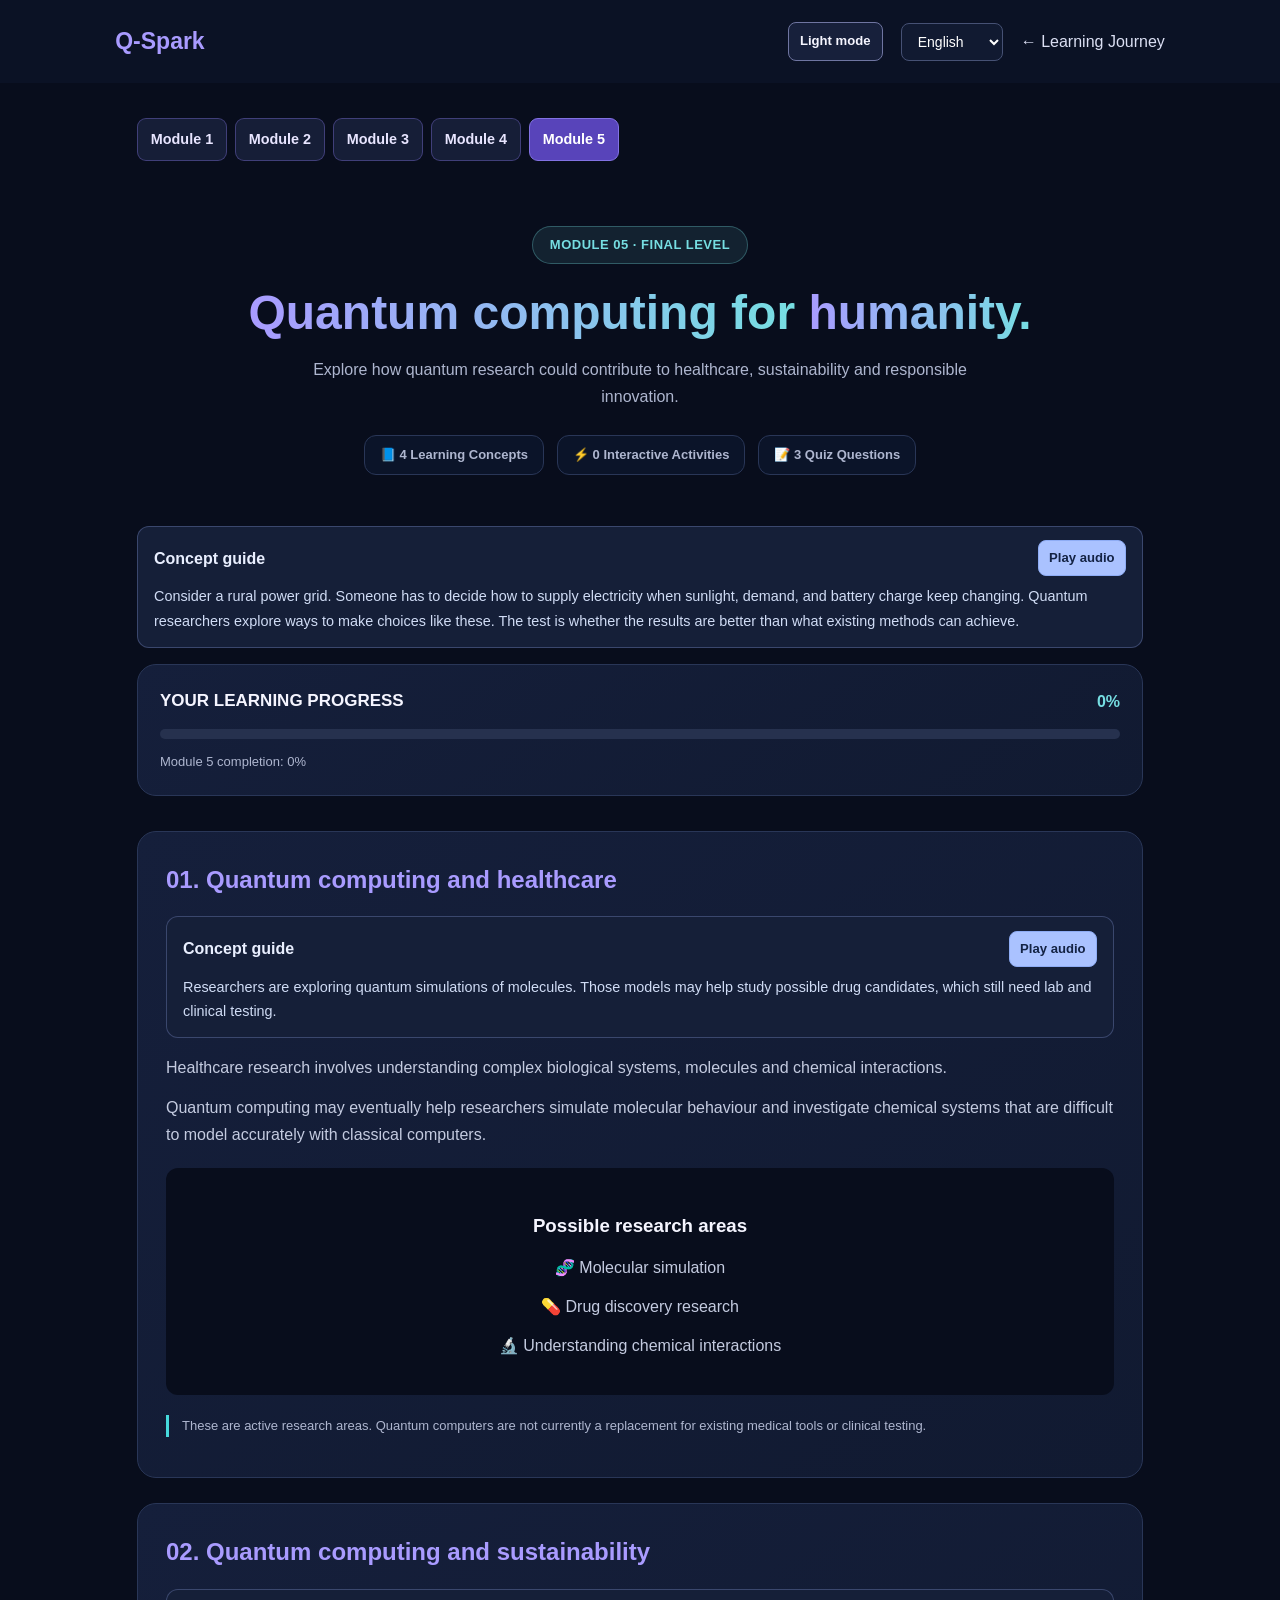
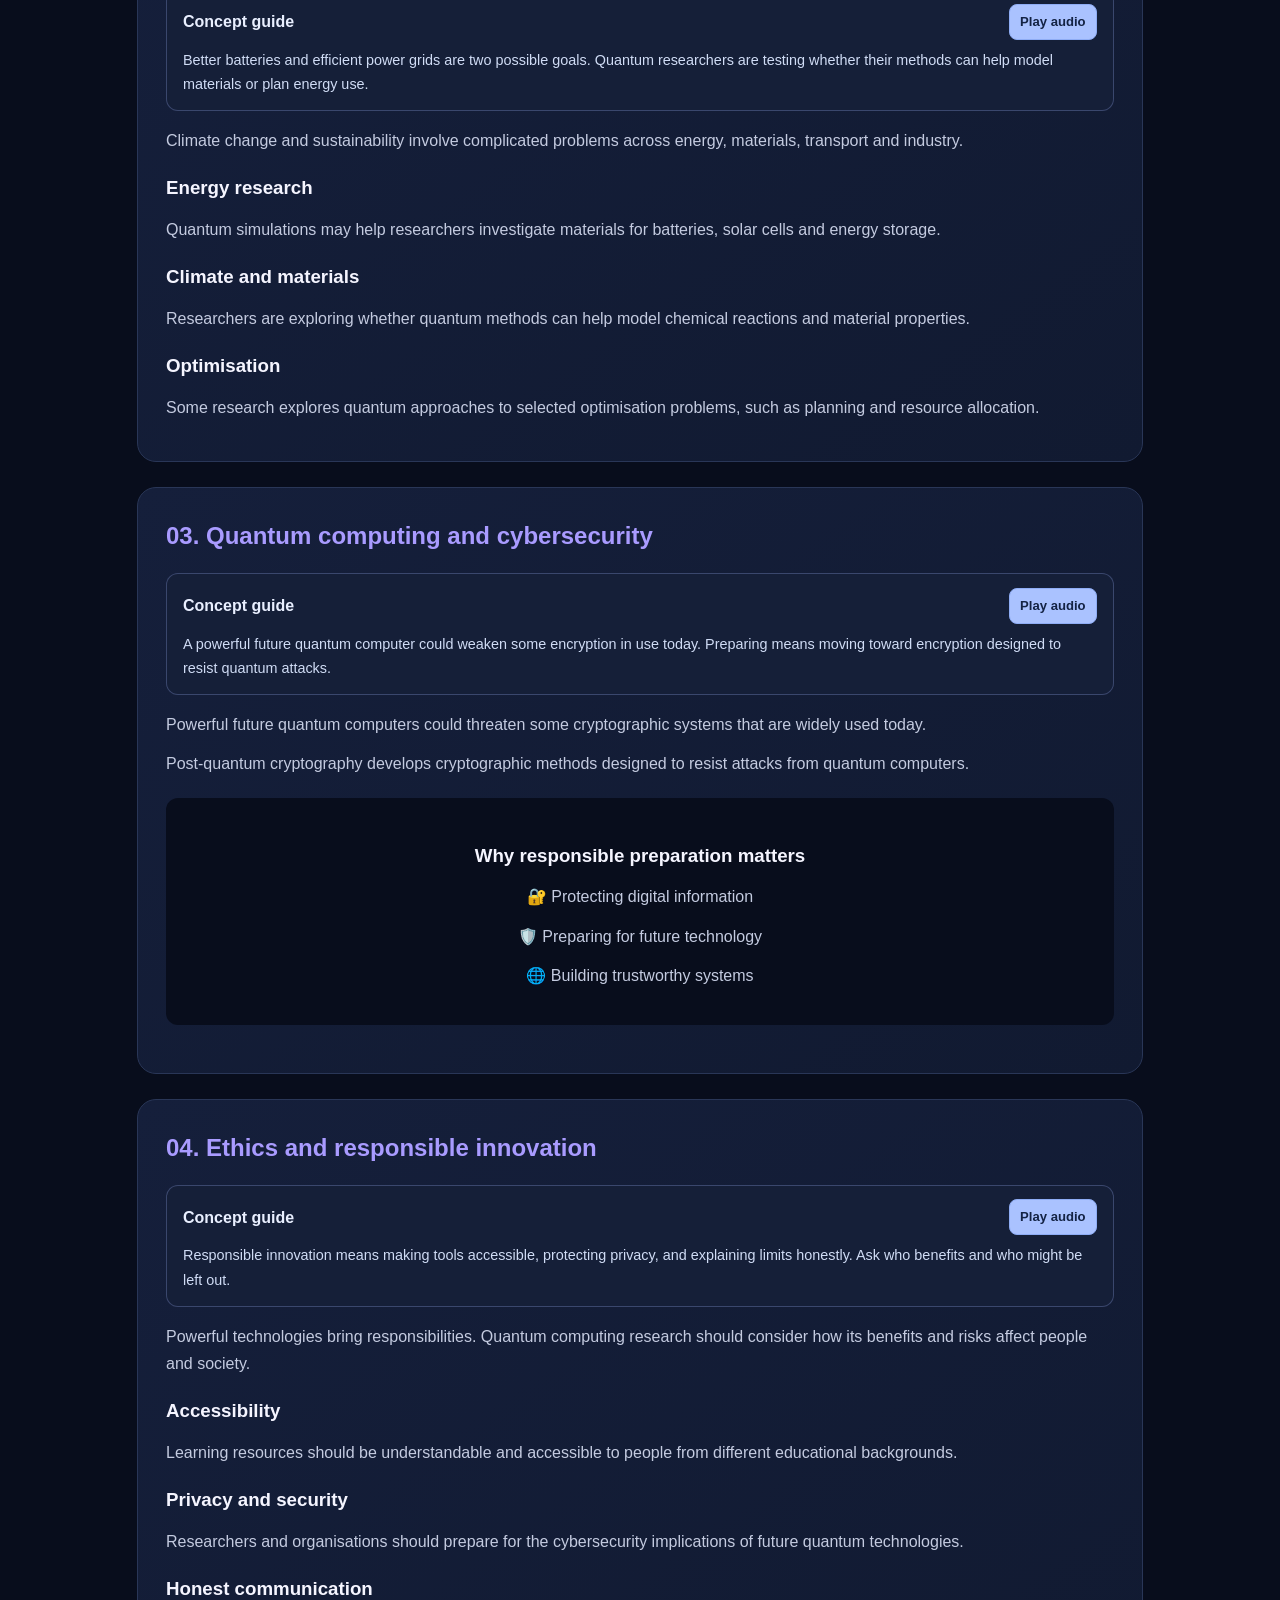
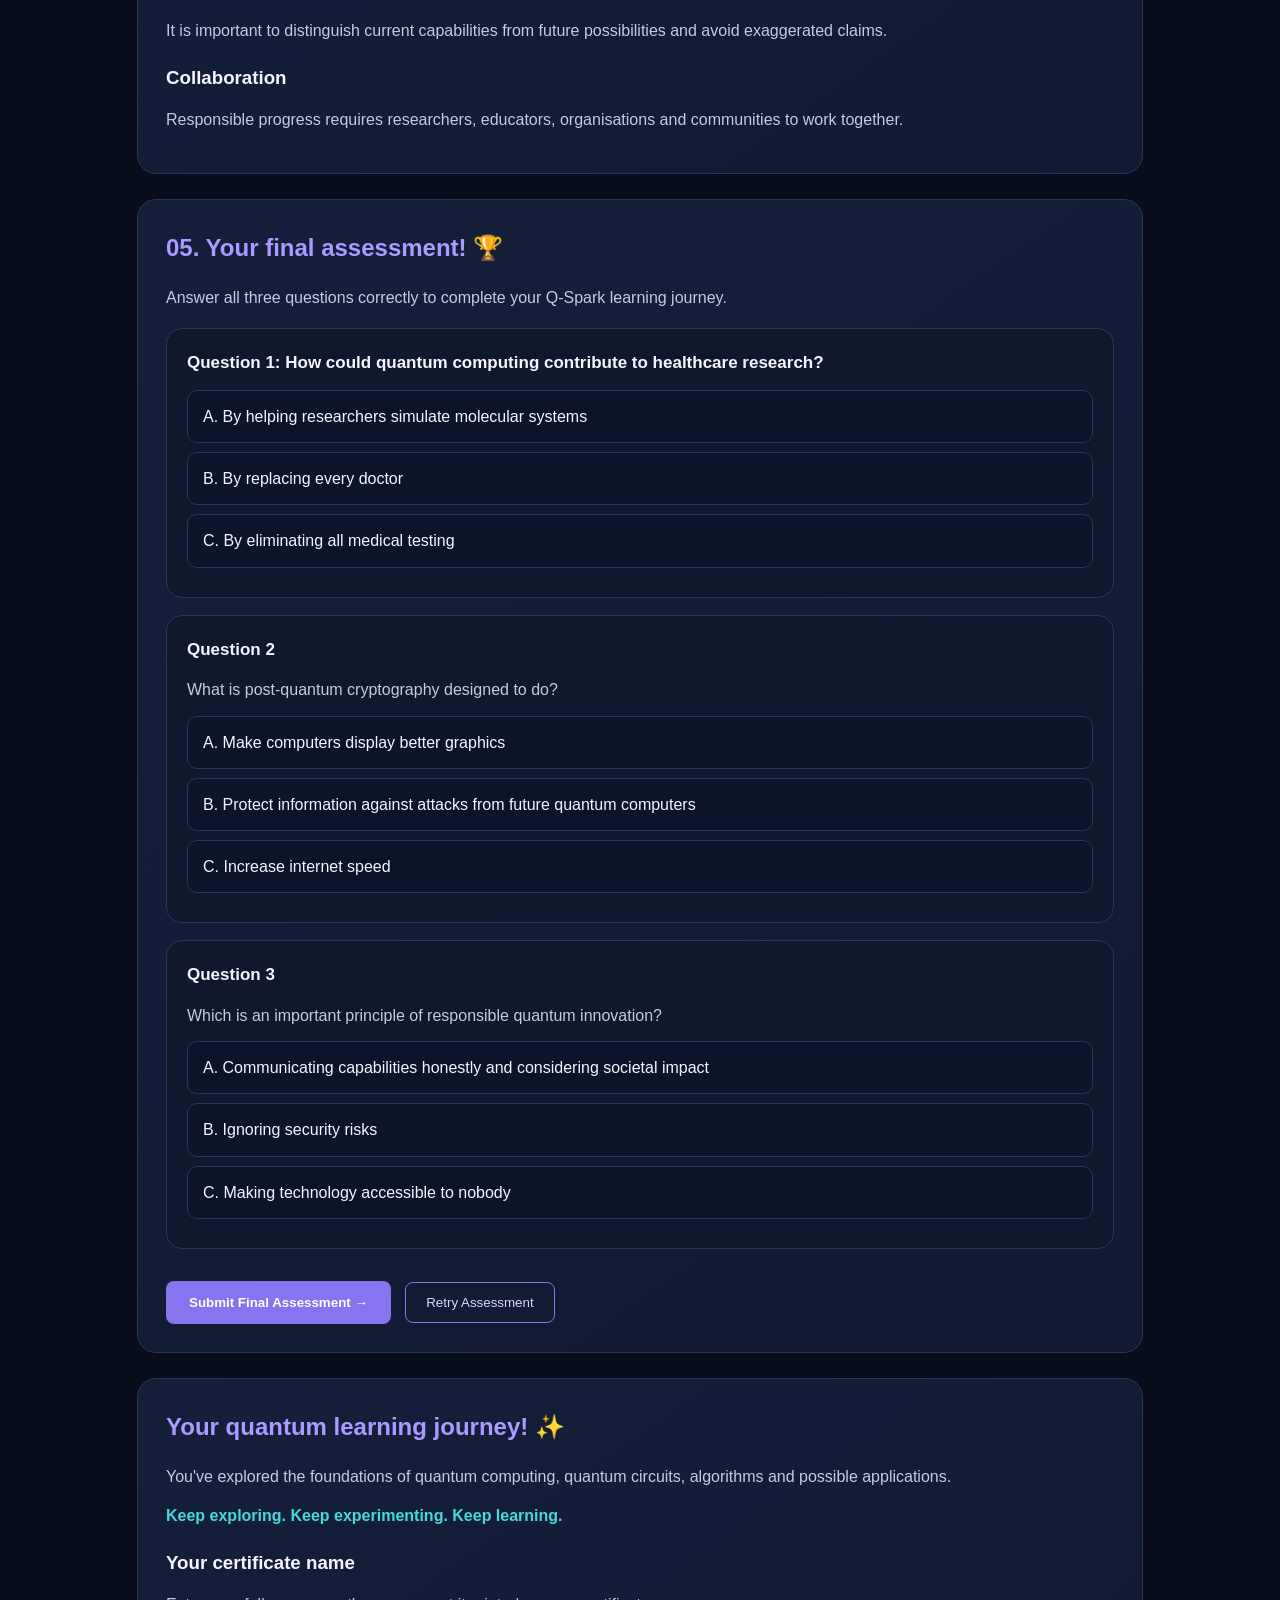
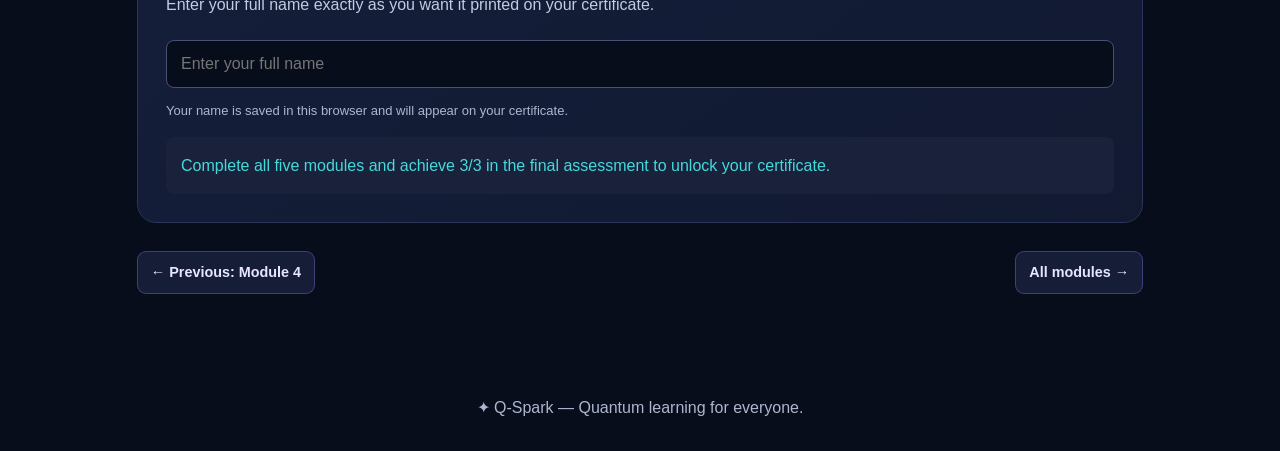
<file: frontend/module5.html>
<!DOCTYPE html>
<html lang="en">
<head>
<meta charset="UTF-8">
<meta name="viewport" content="width=device-width, initial-scale=1.0">
<title>Module 5 | Q-Spark</title>

<style>
*{margin:0;padding:0;box-sizing:border-box}

body{
    font-family:"Segoe UI",sans-serif;
    background:#080d1c;
    color:#f5f5ff;
    line-height:1.7
}

.navbar{
    padding:22px 9%;
    background:#0b1225;
    display:flex;
    justify-content:space-between;
    align-items:center;
    gap:15px;
    flex-wrap:wrap
}

.logo{color:#a99bff;font-size:23px;font-weight:bold}
a{color:#dce0f4;text-decoration:none}

.nav-right{display:flex;align-items:center;gap:18px}

.language-select{
    padding:9px 12px;
    border:1px solid #465174;
    border-radius:8px;
    background:#111a31;
    color:white;
    font-size:14px;
    cursor:pointer
}

.container{max-width:950px;margin:auto;padding:55px 22px}

.tag{
    color:#a99bff;
    letter-spacing:2px;
    font-size:12px;
    font-weight:bold
}

h1{
    font-size:clamp(34px,6vw,52px);
    line-height:1.2;
    margin:18px 0
}

h1 span,h2{color:#a99bff}

.intro{color:#aeb6cf;font-size:18px;margin-bottom:30px}

.progress{
    height:8px;
    background:#273252;
    border-radius:20px;
    overflow:hidden;
    margin:15px 0
}

.progress-fill{
    height:100%;
    width:0;
    background:linear-gradient(90deg,#8774ef,#46d9dc);
    transition:width .3s
}

.progress-status{color:#aeb6cf;font-size:14px;margin-bottom:25px}

.completion{
    display:none;
    padding:16px;
    margin:16px 0;
    border:1px solid #46d9dc;
    border-radius:10px;
    background:#102b35;
    color:#8ef0df
}

.card{
    background:#111a31;
    border:1px solid #273252;
    border-radius:15px;
    padding:28px;
    margin:25px 0
}

.card h2{margin-bottom:15px}
.card h3{margin:18px 0 8px}
p{color:#c4cbe0;margin:12px 0}

.visual{
    background:#080d1c;
    padding:24px;
    border-radius:12px;
    margin:20px 0;
    text-align:center
}

.primary{
    background:#8774ef;
    border:0;
    padding:14px 23px;
    color:white;
    border-radius:8px;
    cursor:pointer;
    font-weight:bold;
    margin-top:15px
}

.primary:hover{background:#705ce0}

.quiz-option{
    display:block;
    width:100%;
    padding:15px;
    margin:12px 0;
    text-align:left;
    border:1px solid #465174;
    border-radius:8px;
    background:#080d1c;
    color:white;
    cursor:pointer;
    font-size:15px
}

.quiz-option:hover{border-color:#a99bff}
.quiz-option:disabled{cursor:default;opacity:.8}

.feedback{
    display:none;
    margin-top:15px;
    padding:15px;
    border-radius:8px;
    background:#19213b;
    color:#46d9dc
}

.retry{
    background:transparent;
    border:1px solid #8774ef;
    padding:12px 20px;
    color:#dcd5ff;
    border-radius:8px;
    cursor:pointer;
    margin:15px 0 0 10px
}

.example{color:#46d9dc!important;font-weight:bold}

.note{
    font-size:13px;
    color:#aeb6cf;
    border-left:3px solid #46d9dc;
    padding-left:13px;
    margin-top:18px
}

.name-input{
    width:100%;
    padding:14px;
    margin-top:10px;
    border:1px solid #465174;
    border-radius:8px;
    background:#080d1c;
    color:white;
    font-size:16px;
    outline:none
}

.name-input:focus{border-color:#a99bff}
.name-hint{font-size:13px;color:#aeb6cf}

/* CERTIFICATE */

.certificate{
    display:none;
    position:relative;
    width:100%;
    margin:35px auto;
    padding:13px;
    background:#c4a45f;
    border-radius:5px;
    box-shadow:0 15px 50px rgba(0,0,0,.35);
    overflow:hidden
}

.certificate-inner{
    position:relative;
    min-height:570px;
    padding:45px 55px 35px;
    background:#f8f6ef;
    color:#202b48;
    border:2px solid #e5d7ae;
    text-align:center;
    overflow:hidden
}

.certificate-inner:before,.certificate-inner:after{
    content:"";
    position:absolute;
    width:160px;
    height:160px;
    border:1px solid rgba(174,137,65,.35);
    border-radius:50%;
    pointer-events:none
}

.certificate-inner:before{
    top:-95px;
    left:-95px;
    box-shadow:0 0 0 12px rgba(174,137,65,.05),
               0 0 0 24px rgba(174,137,65,.04)
}

.certificate-inner:after{
    bottom:-95px;
    right:-95px;
    box-shadow:0 0 0 12px rgba(174,137,65,.05),
               0 0 0 24px rgba(174,137,65,.04)
}

.certificate-top{
    display:flex;
    align-items:center;
    justify-content:center;
    gap:13px;
    margin-bottom:22px
}

.certificate-logo{width:54px;height:54px;flex-shrink:0}

.brand-name{
    font-size:22px;
    font-weight:800;
    letter-spacing:3px;
    color:#202b48;
    text-align:left;
    line-height:1.2
}

.brand-subtitle{
    font-size:9px;
    letter-spacing:2px;
    color:#8c7547;
    margin-top:5px
}

.certificate-line{
    height:2px;
    width:100%;
    background:linear-gradient(90deg,transparent,#bd9a54,transparent);
    margin:20px 0
}

.certificate-kicker{
    color:#a17f3e;
    font-size:11px;
    font-weight:700;
    letter-spacing:5px;
    margin-top:12px
}

.certificate-title{
    font-family:Georgia,serif;
    font-size:clamp(34px,5vw,49px);
    letter-spacing:3px;
    color:#202b48;
    font-weight:normal;
    margin-top:5px;
    line-height:1.2
}

.certificate-subtitle{
    font-size:14px;
    letter-spacing:6px;
    color:#a17f3e;
    font-weight:600;
    margin-top:5px
}

.presented{
    margin-top:28px;
    font-size:13px;
    color:#777b85;
    letter-spacing:2px
}

.certificate-name{
    font-family:Georgia,serif;
    font-size:clamp(27px,4vw,40px);
    color:#25365b;
    font-style:italic;
    margin:8px 0 12px;
    overflow-wrap:anywhere
}

.name-underline{
    width:62%;
    height:1px;
    margin:0 auto;
    background:linear-gradient(90deg,transparent,#b28d4d,transparent)
}

.certificate-description{
    max-width:670px;
    margin:20px auto 14px;
    color:#555b68;
    font-size:14px;
    line-height:1.9
}

.program-name{
    font-size:17px;
    font-weight:800;
    letter-spacing:2px;
    color:#263858;
    margin:17px 0 5px
}

.topic-line{
    color:#8b7449;
    font-size:10px;
    letter-spacing:2px;
    font-weight:600
}

.certificate-bottom{
    display:flex;
    justify-content:space-between;
    align-items:flex-end;
    gap:25px;
    margin-top:43px;
    text-align:left
}

.signature-block{width:190px;text-align:center}

.signature-mark{
    font-family:Georgia,serif;
    color:#263858;
    font-size:19px;
    font-style:italic;
    margin-bottom:3px
}

.signature-line{height:1px;background:#a98a4e;margin-bottom:7px}

.signature-label{
    font-size:10px;
    color:#6c7180;
    letter-spacing:1px
}

.certificate-seal{
    position:absolute;
    right:43px;
    top:42%;
    width:75px;
    height:75px;
    border:2px solid #b18b47;
    border-radius:50%;
    color:#a17f3e;
    display:flex;
    flex-direction:column;
    align-items:center;
    justify-content:center;
    transform:rotate(12deg);
    background:rgba(248,246,239,.9)
}

.certificate-seal strong{font-size:23px;line-height:1}
.certificate-seal small{font-size:7px;letter-spacing:1px}

.certificate-disclaimer{
    font-size:9px;
    color:#85858a;
    margin-top:28px;
    letter-spacing:.3px
}

.certificate-actions{display:none;text-align:center;margin:20px auto}
.certificate-actions button{margin:5px}

footer{text-align:center;padding:30px;color:#aeb6cf}

@media(max-width:700px){
    .navbar{padding:18px}
    .card{padding:20px}
    .certificate-inner{padding:28px 20px;min-height:500px}
    .certificate-bottom{margin-top:30px}
    .certificate-seal{display:none}
    .signature-block{width:45%}
    .certificate-kicker{letter-spacing:2px}
    .certificate-subtitle{letter-spacing:3px}
}

@media print{
    @page{size:landscape;margin:8mm}

    html,body{
        background:white!important;
        width:100%;
        height:100%;
        margin:0!important;
        padding:0!important;
        -webkit-print-color-adjust:exact!important;
        print-color-adjust:exact!important
    }

    body *{visibility:hidden!important}

    #certificate,#certificate *{visibility:visible!important}

    #certificate{
        display:block!important;
        position:absolute!important;
        left:0!important;
        top:0!important;
        width:100%!important;
        margin:0!important;
        padding:7px!important;
        box-shadow:none!important;
        background:#c4a45f!important;
        page-break-inside:avoid!important
    }

    #certificate .certificate-inner{
        min-height:0!important;
        height:185mm!important;
        padding:28px 45px!important
    }

    #certificate .certificate-actions,#certificate button{display:none!important}
    #certificate .certificate-bottom{margin-top:30px!important}
    #certificate .certificate-seal{display:flex!important}
}
</style>
<link rel="stylesheet" href="theme.css">
<script src="theme.js"></script>
<link rel="stylesheet" href="narration/player.css">
<link rel="stylesheet" href="module.css">
</head>

<body data-module="5">

<nav class="navbar">
    <a class="logo brand-home" href="index.html" aria-label="Q-Spark home">Q-Spark</a>

    <div class="nav-right">
        <button type="button" class="theme-toggle">Light mode</button>
        <select class="language-select" id="languageSelect"
                aria-label="Choose language">
            <option value="en">English</option>
            <option value="kn">ಕನ್ನಡ</option>
            <option value="hi">हिन्दी</option>
            <option value="te">తెలుగు</option>
        </select>

        <a href="index.html#modules" data-i18n="home" data-course-back>← Learning Journey</a>
    </div>
</nav>

<main class="container course-layout">
    <nav class="module-jump" aria-label="Modules"></nav>

<header class="course-hero">
<span class="tag" data-i18n="tag">MODULE 05 · FINAL LEVEL</span>

<h1><span data-i18n="heading">Quantum computing for</span>
<span data-i18n="humanity">humanity.</span></h1>

<p class="intro" data-i18n="intro">
Explore how quantum research could contribute to healthcare,
sustainability and responsible innovation.
</p>
    <ul class="course-stats"></ul>
</header>

<section class="page-narration" data-narration-page="module5" aria-labelledby="page-narration-title" hidden>
    <div class="narration-heading">
        <h3 id="page-narration-title"></h3>
        <button type="button" class="narration-toggle"></button>
    </div>
    <p class="narration-status" role="status"></p>
    <p class="narration-caption"></p>
    <audio preload="none"></audio>
</section>

<section class="course-progress">
    <div class="course-progress-heading">
        <h3 id="course-progress-title" data-i18n="progressHeading">Your Learning Progress</h3>
        <span id="course-progress-percent" class="progress-percent">0%</span>
    </div>
    <div class="progress course-track" id="course-progress-bar" role="progressbar" aria-labelledby="course-progress-title" aria-valuemin="0" aria-valuemax="100" aria-valuenow="0">
    <div class="progress-fill" id="progressFill"></div>
</div>

<p class="progress-status" id="progressText">Module 5 completion: 0%</p>

<div class="completion" id="completion" data-i18n="completed">
✓ Module 5 completed! Your learning progress has been saved.
</div>
</section>

<section class="card course-card">
    <h2 id="module5-healthcare-heading" data-course-concept data-i18n="section1">01. Quantum computing and healthcare</h2>
    <section class="page-narration" data-narration-concept="module5-healthcare" data-concept-heading="module5-healthcare-heading" aria-labelledby="module5-healthcare-audio" hidden>
        <div class="narration-heading">
            <h3 id="module5-healthcare-audio"></h3>
            <button type="button" class="narration-toggle"></button>
        </div>
        <p class="narration-status" role="status"></p>
        <p class="narration-caption"></p>
        <audio preload="none"></audio>
    </section>

    <p data-i18n="health1">
    Healthcare research involves understanding complex biological
    systems, molecules and chemical interactions.
    </p>

    <p data-i18n="health2">
    Quantum computing may eventually help researchers simulate
    molecular behaviour and investigate chemical systems that
    are difficult to model accurately with classical computers.
    </p>

    <div class="visual">
        <h3 data-i18n="researchAreas">Possible research areas</h3>
        <p data-i18n="molecular">🧬 Molecular simulation</p>
        <p data-i18n="drug">💊 Drug discovery research</p>
        <p data-i18n="chemical">🔬 Understanding chemical interactions</p>
    </div>

    <p class="note" data-i18n="healthNote">
    These are active research areas. Quantum computers are not
    currently a replacement for existing medical tools or clinical testing.
    </p>
</section>

<section class="card course-card">
    <h2 id="module5-sustainability-heading" data-course-concept data-i18n="section2">02. Quantum computing and sustainability</h2>
    <section class="page-narration" data-narration-concept="module5-sustainability" data-concept-heading="module5-sustainability-heading" aria-labelledby="module5-sustainability-audio" hidden>
        <div class="narration-heading">
            <h3 id="module5-sustainability-audio"></h3>
            <button type="button" class="narration-toggle"></button>
        </div>
        <p class="narration-status" role="status"></p>
        <p class="narration-caption"></p>
        <audio preload="none"></audio>
    </section>

    <p data-i18n="sustainIntro">
    Climate change and sustainability involve complicated problems
    across energy, materials, transport and industry.
    </p>

    <h3 data-i18n="energyResearch">Energy research</h3>
    <p data-i18n="energyText">
    Quantum simulations may help researchers investigate materials
    for batteries, solar cells and energy storage.
    </p>

    <h3 data-i18n="climateMaterials">Climate and materials</h3>
    <p data-i18n="climateText">
    Researchers are exploring whether quantum methods can help
    model chemical reactions and material properties.
    </p>

    <h3 data-i18n="optimisation">Optimisation</h3>
    <p data-i18n="optimisationText">
    Some research explores quantum approaches to selected optimisation
    problems, such as planning and resource allocation.
    </p>
</section>

<section class="card course-card">
    <h2 id="module5-security-heading" data-course-concept data-i18n="section3">03. Quantum computing and cybersecurity</h2>
    <section class="page-narration" data-narration-concept="module5-security" data-concept-heading="module5-security-heading" aria-labelledby="module5-security-audio" hidden>
        <div class="narration-heading">
            <h3 id="module5-security-audio"></h3>
            <button type="button" class="narration-toggle"></button>
        </div>
        <p class="narration-status" role="status"></p>
        <p class="narration-caption"></p>
        <audio preload="none"></audio>
    </section>

    <p data-i18n="cyber1">
    Powerful future quantum computers could threaten some cryptographic
    systems that are widely used today.
    </p>

    <p data-i18n="cyber2">
    Post-quantum cryptography develops cryptographic methods designed
    to resist attacks from quantum computers.
    </p>

    <div class="visual">
        <h3 data-i18n="securityHeading">Why responsible preparation matters</h3>
        <p data-i18n="protect">🔐 Protecting digital information</p>
        <p data-i18n="prepare">🛡️ Preparing for future technology</p>
        <p data-i18n="trust">🌐 Building trustworthy systems</p>
    </div>
</section>

<section class="card course-card">
    <h2 id="module5-ethics-heading" data-course-concept data-i18n="section4">04. Ethics and responsible innovation</h2>
    <section class="page-narration" data-narration-concept="module5-ethics" data-concept-heading="module5-ethics-heading" aria-labelledby="module5-ethics-audio" hidden>
        <div class="narration-heading">
            <h3 id="module5-ethics-audio"></h3>
            <button type="button" class="narration-toggle"></button>
        </div>
        <p class="narration-status" role="status"></p>
        <p class="narration-caption"></p>
        <audio preload="none"></audio>
    </section>

    <p data-i18n="ethicsIntro">
    Powerful technologies bring responsibilities. Quantum computing
    research should consider how its benefits and risks affect
    people and society.
    </p>

    <h3 data-i18n="accessibility">Accessibility</h3>
    <p data-i18n="accessibilityText">
    Learning resources should be understandable and accessible
    to people from different educational backgrounds.
    </p>

    <h3 data-i18n="privacy">Privacy and security</h3>
    <p data-i18n="privacyText">
    Researchers and organisations should prepare for the
    cybersecurity implications of future quantum technologies.
    </p>

    <h3 data-i18n="honesty">Honest communication</h3>
    <p data-i18n="honestyText">
    It is important to distinguish current capabilities from
    future possibilities and avoid exaggerated claims.
    </p>

    <h3 data-i18n="collaboration">Collaboration</h3>
    <p data-i18n="collaborationText">
    Responsible progress requires researchers, educators,
    organisations and communities to work together.
    </p>
</section>

<section class="card course-card">
    <h2 data-i18n="section5">05. Your final assessment! 🏆</h2>

    <p data-i18n="assessmentIntro">
    Answer all three questions correctly to complete
    your Q-Spark learning journey.
    </p>

    <div class="course-question">
        <p data-i18n="question1">
        Question 1: How could quantum computing contribute to healthcare research?
        </p>

        <button class="quiz-option" onclick="answer(0,0)" data-i18n="q1a">
        A. By helping researchers simulate molecular systems
        </button>
        <button class="quiz-option" onclick="answer(0,1)" data-i18n="q1b">
        B. By replacing every doctor
        </button>
        <button class="quiz-option" onclick="answer(0,2)" data-i18n="q1c">
        C. By eliminating all medical testing
        </button>

        <div class="feedback" id="feedback0"></div>
    </div>

    <div class="course-question">
        <h3 data-i18n="question2Heading">Question 2</h3>
        <p data-i18n="question2">What is post-quantum cryptography designed to do?</p>

        <button class="quiz-option" onclick="answer(1,0)" data-i18n="q2a">
        A. Make computers display better graphics
        </button>
        <button class="quiz-option" onclick="answer(1,1)" data-i18n="q2b">
        B. Protect information against attacks from future quantum computers
        </button>
        <button class="quiz-option" onclick="answer(1,2)" data-i18n="q2c">
        C. Increase internet speed
        </button>

        <div class="feedback" id="feedback1"></div>
    </div>

    <div class="course-question">
        <h3 data-i18n="question3Heading">Question 3</h3>
        <p data-i18n="question3">
        Which is an important principle of responsible quantum innovation?
        </p>

        <button class="quiz-option" onclick="answer(2,0)" data-i18n="q3a">
        A. Communicating capabilities honestly and considering societal impact
        </button>
        <button class="quiz-option" onclick="answer(2,1)" data-i18n="q3b">
        B. Ignoring security risks
        </button>
        <button class="quiz-option" onclick="answer(2,2)" data-i18n="q3c">
        C. Making technology accessible to nobody
        </button>

        <div class="feedback" id="feedback2"></div>
    </div>

    <button class="primary" onclick="showScore()" data-i18n="submit">
    Submit Final Assessment →
    </button>

    <button class="retry" onclick="retryQuiz()" data-i18n="retry">
    Retry Assessment
    </button>

    <div class="feedback" id="score"></div>
</section>

<section class="card course-card">
    <h2 data-i18n="journeyHeading">Your quantum learning journey! ✨</h2>

    <p data-i18n="journeyText">
    You've explored the foundations of quantum computing,
    quantum circuits, algorithms and possible applications.
    </p>

    <p class="example" data-i18n="journeyQuote">
    Keep exploring. Keep experimenting. Keep learning.
    </p>

    <h3 data-i18n="certificateNameHeading">Your certificate name</h3>

    <p data-i18n="certificateNameText">
    Enter your full name exactly as you want it printed on your certificate.
    </p>

    <input class="name-input" id="learnerNameInput"
        type="text" maxlength="60"
        placeholder="Enter your full name"
        autocomplete="name"
        oninput="saveLearnerName()">

    <p class="name-hint" data-i18n="nameHint">
    Your name is saved in this browser and will appear on your certificate.
    </p>

    <div id="certificateMessage" class="feedback"></div>
</section>

<!-- PROFESSIONAL CERTIFICATE -->

<section class="certificate" id="certificate">
<div class="certificate-inner">

    <div class="certificate-top">
        <svg class="certificate-logo" viewBox="0 0 100 100"
             xmlns="http://www.w3.org/2000/svg">
            <circle cx="50" cy="50" r="43" fill="none"
                    stroke="#b18b47" stroke-width="2"/>
            <ellipse cx="50" cy="50" rx="34" ry="13"
                     fill="none" stroke="#263858" stroke-width="2.5"
                     transform="rotate(45 50 50)"/>
            <ellipse cx="50" cy="50" rx="34" ry="13"
                     fill="none" stroke="#b18b47" stroke-width="2.5"
                     transform="rotate(-45 50 50)"/>
            <circle cx="50" cy="50" r="7" fill="#263858"/>
            <circle cx="25" cy="25" r="4" fill="#b18b47"/>
            <circle cx="75" cy="25" r="4" fill="#263858"/>
            <circle cx="25" cy="75" r="4" fill="#263858"/>
            <circle cx="75" cy="75" r="4" fill="#b18b47"/>
        </svg>

        <div>
            <div class="brand-name">Q-SPARK</div>
            <div class="brand-subtitle" data-i18n="brandSubtitle">
                QUANTUM LEARNING EXPERIENCE
            </div>
        </div>
    </div>

    <div class="certificate-line"></div>

    <div class="certificate-kicker" data-i18n="certificateKicker">
        RECOGNITION OF ACHIEVEMENT
    </div>

    <h2 class="certificate-title" data-i18n="certificateTitle">CERTIFICATE</h2>

    <div class="certificate-subtitle" data-i18n="certificateSubtitle">
        OF COMPLETION
    </div>

    <p class="presented" data-i18n="presented">
        THIS CERTIFICATE IS PROUDLY PRESENTED TO
    </p>

    <div class="certificate-name" id="certificateName">Q-Spark Learner</div>
    <div class="name-underline"></div>

    <p class="certificate-description" data-i18n="certificateDescription">
        In recognition of successfully completing all five modules
        of the Q-Spark beginner learning journey in Quantum Computing,
        demonstrating commitment to learning and exploring the principles
        of quantum technology.
    </p>

    <div class="program-name" data-i18n="programName">QUANTUM COMPUTING</div>

    <div class="topic-line" data-i18n="topics1">
        QUBITS · SUPERPOSITION · ENTANGLEMENT · QUANTUM GATES
    </div>
    <div class="topic-line" data-i18n="topics2">
        ALGORITHMS · APPLICATIONS · RESPONSIBLE INNOVATION
    </div>

    <div class="certificate-seal">
        <strong>✦</strong>
        <small>Q-SPARK</small>
        <small data-i18n="verified">VERIFIED</small>
    </div>

    <div class="certificate-bottom">
        <div class="signature-block">
            <div class="signature-mark">Q-Spark Team</div>
            <div class="signature-line"></div>
            <div class="signature-label" data-i18n="teamLabel">PROJECT TEAM</div>
        </div>

        <div class="signature-block">
            <div class="signature-mark" id="certificateDate">Award Date</div>
            <div class="signature-line"></div>
            <div class="signature-label" data-i18n="dateLabel">DATE OF COMPLETION</div>
        </div>
    </div>

    <div class="certificate-line"></div>

    <div class="certificate-disclaimer" data-i18n="disclaimer">
        Q-SPARK PROJECT COMPLETION ACKNOWLEDGEMENT
        · NOT AN ACCREDITED QUALIFICATION
    </div>
</div>
</section>

<div class="certificate-actions" id="certificateActions">
    <button class="primary" onclick="printCertificate()" data-i18n="print">
        🖨 Print / Save as PDF
    </button>
</div>

    <nav class="module-pager" aria-label="Modules"></nav>
</main>

<footer data-i18n="footer">✦ Q-Spark — Quantum learning for everyone.</footer>

<script>

// ==================================
// TRANSLATIONS
// ==================================

const translations = {

en: {
home:"← Home",
tag:"MODULE 05 · FINAL LEVEL",
heading:"Quantum computing for",
humanity:"humanity.",
intro:"Explore how quantum research could contribute to healthcare, sustainability and responsible innovation.",
progressHeading:"YOUR LEARNING PROGRESS",
completed:"✓ Module 5 completed! Your learning progress has been saved.",
section1:"01. Quantum computing and healthcare",
health1:"Healthcare research involves understanding complex biological systems, molecules and chemical interactions.",
health2:"Quantum computing may eventually help researchers simulate molecular behaviour and investigate chemical systems that are difficult to model accurately with classical computers.",
researchAreas:"Possible research areas",
molecular:"🧬 Molecular simulation",
drug:"💊 Drug discovery research",
chemical:"🔬 Understanding chemical interactions",
healthNote:"These are active research areas. Quantum computers are not currently a replacement for existing medical tools or clinical testing.",
section2:"02. Quantum computing and sustainability",
sustainIntro:"Climate change and sustainability involve complicated problems across energy, materials, transport and industry.",
energyResearch:"Energy research",
energyText:"Quantum simulations may help researchers investigate materials for batteries, solar cells and energy storage.",
climateMaterials:"Climate and materials",
climateText:"Researchers are exploring whether quantum methods can help model chemical reactions and material properties.",
optimisation:"Optimisation",
optimisationText:"Some research explores quantum approaches to selected optimisation problems, such as planning and resource allocation.",
section3:"03. Quantum computing and cybersecurity",
cyber1:"Powerful future quantum computers could threaten some cryptographic systems that are widely used today.",
cyber2:"Post-quantum cryptography develops cryptographic methods designed to resist attacks from quantum computers.",
securityHeading:"Why responsible preparation matters",
protect:"🔐 Protecting digital information",
prepare:"🛡️ Preparing for future technology",
trust:"🌐 Building trustworthy systems",
section4:"04. Ethics and responsible innovation",
ethicsIntro:"Powerful technologies bring responsibilities. Quantum computing research should consider how its benefits and risks affect people and society.",
accessibility:"Accessibility",
accessibilityText:"Learning resources should be understandable and accessible to people from different educational backgrounds.",
privacy:"Privacy and security",
privacyText:"Researchers and organisations should prepare for the cybersecurity implications of future quantum technologies.",
honesty:"Honest communication",
honestyText:"It is important to distinguish current capabilities from future possibilities and avoid exaggerated claims.",
collaboration:"Collaboration",
collaborationText:"Responsible progress requires researchers, educators, organisations and communities to work together.",
section5:"05. Your final assessment! 🏆",
assessmentIntro:"Answer all three questions correctly to complete your Q-Spark learning journey.",
question1:"Question 1: How could quantum computing contribute to healthcare research?",
q1a:"A. By helping researchers simulate molecular systems",
q1b:"B. By replacing every doctor",
q1c:"C. By eliminating all medical testing",
question2Heading:"Question 2",
question2:"What is post-quantum cryptography designed to do?",
q2a:"A. Make computers display better graphics",
q2b:"B. Protect information against attacks from future quantum computers",
q2c:"C. Increase internet speed",
question3Heading:"Question 3",
question3:"Which is an important principle of responsible quantum innovation?",
q3a:"A. Communicating capabilities honestly and considering societal impact",
q3b:"B. Ignoring security risks",
q3c:"C. Making technology accessible to nobody",
submit:"Submit Final Assessment →",
retry:"Retry Assessment",
journeyHeading:"Your quantum learning journey! ✨",
journeyText:"You've explored the foundations of quantum computing, quantum circuits, algorithms and possible applications.",
journeyQuote:"Keep exploring. Keep experimenting. Keep learning.",
certificateNameHeading:"Your certificate name",
certificateNameText:"Enter your full name exactly as you want it printed on your certificate.",
namePlaceholder:"Enter your full name",
nameHint:"Your name is saved in this browser and will appear on your certificate.",
brandSubtitle:"QUANTUM LEARNING EXPERIENCE",
certificateKicker:"RECOGNITION OF ACHIEVEMENT",
certificateTitle:"CERTIFICATE",
certificateSubtitle:"OF COMPLETION",
presented:"THIS CERTIFICATE IS PROUDLY PRESENTED TO",
certificateDescription:"In recognition of successfully completing all five modules of the Q-Spark beginner learning journey in Quantum Computing, demonstrating commitment to learning and exploring the principles of quantum technology.",
programName:"QUANTUM COMPUTING",
topics1:"QUBITS · SUPERPOSITION · ENTANGLEMENT · QUANTUM GATES",
topics2:"ALGORITHMS · APPLICATIONS · RESPONSIBLE INNOVATION",
verified:"VERIFIED",
teamLabel:"PROJECT TEAM",
dateLabel:"DATE OF COMPLETION",
disclaimer:"Q-SPARK PROJECT COMPLETION ACKNOWLEDGEMENT · NOT AN ACCREDITED QUALIFICATION",
print:"🖨 Print / Save as PDF",
footer:"✦ Q-Spark — Quantum learning for everyone.",
progressText:"Module 5 completion: {percent}%",
correct:"✓ Correct! ",
incorrect:"Not quite! ",
explanation0:"Quantum methods may help researchers simulate molecular systems.",
explanation1:"Post-quantum cryptography aims to protect information against future quantum attacks.",
explanation2:"Responsible innovation includes honest communication and considering societal impact.",
incomplete:"Please answer all three questions first.",
score:"Your final score: {score} out of 3! ",
perfect:"Outstanding! You've completed Q-Spark! 🎉",
tryAgain:"Good effort! You need 3/3 to complete the final module.",
certificateReady:"Congratulations! All five modules are complete. Your professional certificate is ready! 🎉",
needModules:"Complete all five modules and achieve 3/3 in the final assessment to unlock your certificate.",
needFinal:"Complete the final assessment with a score of 3/3 to unlock your certificate.",
assessmentComplete:"Congratulations! Your Module 5 assessment is complete.",
retryCertificate:"Try again to earn your completion certificate.",
enterName:"Please enter your full name before printing your certificate.",
completeFirst:"Please complete all five modules and the final assessment first.",
learner:"Q-Spark Learner"
},

kn: {
home:"← ಮುಖಪುಟ",
tag:"ಮಾಡ್ಯೂಲ್ 05 · ಅಂತಿಮ ಹಂತ",
heading:"ಮಾನವಕುಲಕ್ಕಾಗಿ",
humanity:"ಕ್ವಾಂಟಮ್ ಕಂಪ್ಯೂಟಿಂಗ್.",
intro:"ಕ್ವಾಂಟಮ್ ಸಂಶೋಧನೆಯು ಆರೋಗ್ಯ, ಸುಸ್ಥಿರತೆ ಮತ್ತು ಜವಾಬ್ದಾರಿಯುತ ನಾವೀನ್ಯತೆಗೆ ಹೇಗೆ ಸಹಾಯ ಮಾಡಬಹುದು ಎಂಬುದನ್ನು ತಿಳಿಯಿರಿ.",
progressHeading:"ನಿಮ್ಮ ಕಲಿಕೆಯ ಪ್ರಗತಿ",
completed:"✓ ಮಾಡ್ಯೂಲ್ 5 ಪೂರ್ಣಗೊಂಡಿದೆ! ನಿಮ್ಮ ಕಲಿಕೆಯ ಪ್ರಗತಿಯನ್ನು ಉಳಿಸಲಾಗಿದೆ.",
section1:"01. ಕ್ವಾಂಟಮ್ ಕಂಪ್ಯೂಟಿಂಗ್ ಮತ್ತು ಆರೋಗ್ಯ ಕ್ಷೇತ್ರ",
health1:"ಆರೋಗ್ಯ ಸಂಶೋಧನೆಯಲ್ಲಿ ಸಂಕೀರ್ಣ ಜೈವಿಕ ವ್ಯವಸ್ಥೆಗಳು, ಅಣುಗಳು ಮತ್ತು ರಾಸಾಯನಿಕ ಸಂವಹನಗಳನ್ನು ಅರ್ಥಮಾಡಿಕೊಳ್ಳುವುದು ಮುಖ್ಯ.",
health2:"ಕ್ವಾಂಟಮ್ ಕಂಪ್ಯೂಟಿಂಗ್ ಭವಿಷ್ಯದಲ್ಲಿ ಅಣುಗಳ ವರ್ತನೆಯನ್ನು ಅನುಕರಿಸಲು ಮತ್ತು ಸಾಂಪ್ರದಾಯಿಕ ಕಂಪ್ಯೂಟರ್‌ಗಳಿಂದ ನಿಖರವಾಗಿ ಮಾದರಿಗೊಳಿಸಲು ಕಷ್ಟವಾದ ರಾಸಾಯನಿಕ ವ್ಯವಸ್ಥೆಗಳನ್ನು ಅಧ್ಯಯನ ಮಾಡಲು ಸಂಶೋಧಕರಿಗೆ ಸಹಾಯ ಮಾಡಬಹುದು.",
researchAreas:"ಸಂಭಾವ್ಯ ಸಂಶೋಧನಾ ಕ್ಷೇತ್ರಗಳು",
molecular:"🧬 ಅಣುಗಳ ಅನುಕರಣೆ",
drug:"💊 ಔಷಧ ಸಂಶೋಧನೆ",
chemical:"🔬 ರಾಸಾಯನಿಕ ಸಂವಹನಗಳ ಅಧ್ಯಯನ",
healthNote:"ಇವು ಪ್ರಸ್ತುತ ಸಂಶೋಧನಾ ಕ್ಷೇತ್ರಗಳಾಗಿವೆ. ಕ್ವಾಂಟಮ್ ಕಂಪ್ಯೂಟರ್‌ಗಳು ಈಗಿರುವ ವೈದ್ಯಕೀಯ ಸಾಧನಗಳು ಅಥವಾ ವೈದ್ಯಕೀಯ ಪರೀಕ್ಷೆಗಳಿಗೆ ಪರ್ಯಾಯವಲ್ಲ.",
section2:"02. ಕ್ವಾಂಟಮ್ ಕಂಪ್ಯೂಟಿಂಗ್ ಮತ್ತು ಸುಸ್ಥಿರತೆ",
sustainIntro:"ಹವಾಮಾನ ಬದಲಾವಣೆ ಮತ್ತು ಸುಸ್ಥಿರತೆಯಲ್ಲಿ ಇಂಧನ, ವಸ್ತುಗಳು, ಸಾರಿಗೆ ಮತ್ತು ಕೈಗಾರಿಕೆಗಳಿಗೆ ಸಂಬಂಧಿಸಿದ ಸಂಕೀರ್ಣ ಸಮಸ್ಯೆಗಳಿವೆ.",
energyResearch:"ಇಂಧನ ಸಂಶೋಧನೆ",
energyText:"ಬ್ಯಾಟರಿಗಳು, ಸೌರಕೋಶಗಳು ಮತ್ತು ಇಂಧನ ಸಂಗ್ರಹಣೆಗೆ ಬೇಕಾದ ವಸ್ತುಗಳನ್ನು ಅಧ್ಯಯನ ಮಾಡಲು ಕ್ವಾಂಟಮ್ ಅನುಕರಣೆ ಸಹಾಯ ಮಾಡಬಹುದು.",
climateMaterials:"ಹವಾಮಾನ ಮತ್ತು ವಸ್ತುಗಳು",
climateText:"ರಾಸಾಯನಿಕ ಪ್ರತಿಕ್ರಿಯೆಗಳು ಮತ್ತು ವಸ್ತುಗಳ ಗುಣಲಕ್ಷಣಗಳನ್ನು ಮಾದರಿಗೊಳಿಸಲು ಕ್ವಾಂಟಮ್ ವಿಧಾನಗಳು ಸಹಾಯ ಮಾಡಬಹುದೇ ಎಂದು ಸಂಶೋಧಕರು ಪರಿಶೀಲಿಸುತ್ತಿದ್ದಾರೆ.",
optimisation:"ಉತ್ತಮೀಕರಣ",
optimisationText:"ಯೋಜನೆ ಮತ್ತು ಸಂಪನ್ಮೂಲ ಹಂಚಿಕೆಯಂತಹ ಕೆಲವು ಸಮಸ್ಯೆಗಳಿಗೆ ಕ್ವಾಂಟಮ್ ವಿಧಾನಗಳನ್ನು ಬಳಸುವ ಕುರಿತು ಸಂಶೋಧನೆ ನಡೆಯುತ್ತಿದೆ.",
section3:"03. ಕ್ವಾಂಟಮ್ ಕಂಪ್ಯೂಟಿಂಗ್ ಮತ್ತು ಸೈಬರ್ ಭದ್ರತೆ",
cyber1:"ಭವಿಷ್ಯದ ಶಕ್ತಿಶಾಲಿ ಕ್ವಾಂಟಮ್ ಕಂಪ್ಯೂಟರ್‌ಗಳು ಇಂದು ವ್ಯಾಪಕವಾಗಿ ಬಳಸುವ ಕೆಲವು ಎನ್‌ಕ್ರಿಪ್ಶನ್ ವ್ಯವಸ್ಥೆಗಳಿಗೆ ಅಪಾಯವನ್ನು ಉಂಟುಮಾಡಬಹುದು.",
cyber2:"ಪೋಸ್ಟ್-ಕ್ವಾಂಟಮ್ ಕ್ರಿಪ್ಟೋಗ್ರಫಿ ಕ್ವಾಂಟಮ್ ಕಂಪ್ಯೂಟರ್‌ಗಳ ದಾಳಿಗಳನ್ನು ತಡೆಯಲು ವಿನ್ಯಾಸಗೊಳಿಸಿದ ಭದ್ರತಾ ವಿಧಾನಗಳನ್ನು ಅಭಿವೃದ್ಧಿಪಡಿಸುತ್ತದೆ.",
securityHeading:"ಜವಾಬ್ದಾರಿಯುತ ಸಿದ್ಧತೆ ಏಕೆ ಮುಖ್ಯ?",
protect:"🔐 ಡಿಜಿಟಲ್ ಮಾಹಿತಿಯ ರಕ್ಷಣೆ",
prepare:"🛡️ ಭವಿಷ್ಯದ ತಂತ್ರಜ್ಞಾನಕ್ಕೆ ಸಿದ್ಧತೆ",
trust:"🌐 ವಿಶ್ವಾಸಾರ್ಹ ವ್ಯವಸ್ಥೆಗಳ ನಿರ್ಮಾಣ",
section4:"04. ನೈತಿಕತೆ ಮತ್ತು ಜವಾಬ್ದಾರಿಯುತ ನಾವೀನ್ಯತೆ",
ethicsIntro:"ಶಕ್ತಿಶಾಲಿ ತಂತ್ರಜ್ಞಾನಗಳೊಂದಿಗೆ ಜವಾಬ್ದಾರಿಗಳೂ ಬರುತ್ತವೆ. ಕ್ವಾಂಟಮ್ ಸಂಶೋಧನೆಯ ಪ್ರಯೋಜನಗಳು ಮತ್ತು ಅಪಾಯಗಳು ಜನರು ಹಾಗೂ ಸಮಾಜದ ಮೇಲೆ ಹೇಗೆ ಪರಿಣಾಮ ಬೀರುತ್ತವೆ ಎಂಬುದನ್ನು ಪರಿಗಣಿಸಬೇಕು.",
accessibility:"ಸುಲಭ ಪ್ರವೇಶ",
accessibilityText:"ವಿವಿಧ ಶೈಕ್ಷಣಿಕ ಹಿನ್ನೆಲೆಯ ಜನರಿಗೆ ಕಲಿಕಾ ಸಂಪನ್ಮೂಲಗಳು ಅರ್ಥವಾಗುವಂತೆ ಮತ್ತು ಸುಲಭವಾಗಿ ಲಭ್ಯವಾಗುವಂತೆ ಇರಬೇಕು.",
privacy:"ಗೌಪ್ಯತೆ ಮತ್ತು ಭದ್ರತೆ",
privacyText:"ಭವಿಷ್ಯದ ಕ್ವಾಂಟಮ್ ತಂತ್ರಜ್ಞಾನಗಳ ಸೈಬರ್ ಭದ್ರತಾ ಪರಿಣಾಮಗಳಿಗೆ ಸಂಶೋಧಕರು ಮತ್ತು ಸಂಸ್ಥೆಗಳು ಸಿದ್ಧರಾಗಿರಬೇಕು.",
honesty:"ಪ್ರಾಮಾಣಿಕ ಸಂವಹನ",
honestyText:"ಪ್ರಸ್ತುತ ಸಾಮರ್ಥ್ಯಗಳು ಮತ್ತು ಭವಿಷ್ಯದ ಸಾಧ್ಯತೆಗಳನ್ನು ಬೇರ್ಪಡಿಸಿ ತೋರಿಸುವುದು ಹಾಗೂ ಅತಿರಂಜಿತ ಹೇಳಿಕೆಗಳನ್ನು ತಪ್ಪಿಸುವುದು ಮುಖ್ಯ.",
collaboration:"ಸಹಯೋಗ",
collaborationText:"ಜವಾಬ್ದಾರಿಯುತ ಪ್ರಗತಿಗಾಗಿ ಸಂಶೋಧಕರು, ಶಿಕ್ಷಕರು, ಸಂಸ್ಥೆಗಳು ಮತ್ತು ಸಮುದಾಯಗಳು ಒಟ್ಟಾಗಿ ಕೆಲಸ ಮಾಡಬೇಕು.",
section5:"05. ನಿಮ್ಮ ಅಂತಿಮ ಪರೀಕ್ಷೆ! 🏆",
assessmentIntro:"ನಿಮ್ಮ Q-Spark ಕಲಿಕಾ ಪ್ರಯಾಣವನ್ನು ಪೂರ್ಣಗೊಳಿಸಲು ಮೂರೂ ಪ್ರಶ್ನೆಗಳಿಗೆ ಸರಿಯಾಗಿ ಉತ್ತರಿಸಿ.",
question1:"ಪ್ರಶ್ನೆ 1: ಆರೋಗ್ಯ ಸಂಶೋಧನೆಗೆ ಕ್ವಾಂಟಮ್ ಕಂಪ್ಯೂಟಿಂಗ್ ಹೇಗೆ ಸಹಾಯ ಮಾಡಬಹುದು?",
q1a:"A. ಅಣು ವ್ಯವಸ್ಥೆಗಳನ್ನು ಅನುಕರಿಸಲು ಸಂಶೋಧಕರಿಗೆ ಸಹಾಯ ಮಾಡುವ ಮೂಲಕ",
q1b:"B. ಪ್ರತಿಯೊಬ್ಬ ವೈದ್ಯರನ್ನೂ ಬದಲಿಸುವ ಮೂಲಕ",
q1c:"C. ಎಲ್ಲಾ ವೈದ್ಯಕೀಯ ಪರೀಕ್ಷೆಗಳನ್ನು ತೆಗೆದುಹಾಕುವ ಮೂಲಕ",
question2Heading:"ಪ್ರಶ್ನೆ 2",
question2:"ಪೋಸ್ಟ್-ಕ್ವಾಂಟಮ್ ಕ್ರಿಪ್ಟೋಗ್ರಫಿಯ ಉದ್ದೇಶವೇನು?",
q2a:"A. ಕಂಪ್ಯೂಟರ್‌ಗಳಲ್ಲಿ ಉತ್ತಮ ಗ್ರಾಫಿಕ್ಸ್ ತೋರಿಸುವುದು",
q2b:"B. ಭವಿಷ್ಯದ ಕ್ವಾಂಟಮ್ ಕಂಪ್ಯೂಟರ್‌ಗಳ ದಾಳಿಗಳಿಂದ ಮಾಹಿತಿಯನ್ನು ರಕ್ಷಿಸುವುದು",
q2c:"C. ಇಂಟರ್ನೆಟ್ ವೇಗವನ್ನು ಹೆಚ್ಚಿಸುವುದು",
question3Heading:"ಪ್ರಶ್ನೆ 3",
question3:"ಜವಾಬ್ದಾರಿಯುತ ಕ್ವಾಂಟಮ್ ನಾವೀನ್ಯತೆಯ ಪ್ರಮುಖ ತತ್ವ ಯಾವುದು?",
q3a:"A. ಸಾಮರ್ಥ್ಯಗಳ ಬಗ್ಗೆ ಪ್ರಾಮಾಣಿಕವಾಗಿ ತಿಳಿಸುವುದು ಮತ್ತು ಸಾಮಾಜಿಕ ಪರಿಣಾಮಗಳನ್ನು ಪರಿಗಣಿಸುವುದು",
q3b:"B. ಭದ್ರತಾ ಅಪಾಯಗಳನ್ನು ನಿರ್ಲಕ್ಷಿಸುವುದು",
q3c:"C. ತಂತ್ರಜ್ಞಾನವನ್ನು ಯಾರಿಗೂ ಲಭ್ಯವಾಗದಂತೆ ಮಾಡುವುದು",
submit:"ಅಂತಿಮ ಪರೀಕ್ಷೆಯನ್ನು ಸಲ್ಲಿಸಿ →",
retry:"ಮತ್ತೆ ಪ್ರಯತ್ನಿಸಿ",
journeyHeading:"ನಿಮ್ಮ ಕ್ವಾಂಟಮ್ ಕಲಿಕಾ ಪ್ರಯಾಣ! ✨",
journeyText:"ನೀವು ಕ್ವಾಂಟಮ್ ಕಂಪ್ಯೂಟಿಂಗ್‌ನ ಮೂಲಭೂತ ಅಂಶಗಳು, ಕ್ವಾಂಟಮ್ ಸರ್ಕ್ಯೂಟ್‌ಗಳು, ಅಲ್ಗಾರಿದಮ್‌ಗಳು ಮತ್ತು ಅವುಗಳ ಅನ್ವಯಗಳನ್ನು ಕಲಿತಿದ್ದೀರಿ.",
journeyQuote:"ಅನ್ವೇಷಿಸುತ್ತಿರಿ. ಪ್ರಯೋಗಿಸುತ್ತಿರಿ. ಕಲಿಯುತ್ತಿರಿ.",
certificateNameHeading:"ಪ್ರಮಾಣಪತ್ರದಲ್ಲಿನ ನಿಮ್ಮ ಹೆಸರು",
certificateNameText:"ಪ್ರಮಾಣಪತ್ರದಲ್ಲಿ ಮುದ್ರಿಸಲು ಬಯಸುವ ನಿಮ್ಮ ಪೂರ್ಣ ಹೆಸರನ್ನು ನಮೂದಿಸಿ.",
namePlaceholder:"ನಿಮ್ಮ ಪೂರ್ಣ ಹೆಸರನ್ನು ನಮೂದಿಸಿ",
nameHint:"ನಿಮ್ಮ ಹೆಸರನ್ನು ಈ ಬ್ರೌಸರ್‌ನಲ್ಲಿ ಉಳಿಸಲಾಗುತ್ತದೆ ಮತ್ತು ಪ್ರಮಾಣಪತ್ರದಲ್ಲಿ ಕಾಣಿಸುತ್ತದೆ.",
brandSubtitle:"ಕ್ವಾಂಟಮ್ ಕಲಿಕಾ ಅನುಭವ",
certificateKicker:"ಸಾಧನೆಯ ಗುರುತింపు",
certificateTitle:"ಪ್ರಮಾಣಪತ್ರ",
certificateSubtitle:"ಪೂರ್ಣಗೊಳಿಸಿದ ಪ್ರಮಾಣಪತ್ರ",
presented:"ಈ ಪ್ರಮಾಣಪತ್ರವನ್ನು ಹೆಮ್ಮೆಯಿಂದ ನೀಡಲಾಗುತ್ತದೆ",
certificateDescription:"ಕ್ವಾಂಟಮ್ ಕಂಪ್ಯೂಟಿಂಗ್‌ನಲ್ಲಿ Q-Spark ನ ಆರಂಭಿಕ ಕಲಿಕಾ ಪ್ರಯಾಣದ ಎಲ್ಲಾ ಐದು ಮಾಡ್ಯೂಲ್‌ಗಳನ್ನು ಯಶಸ್ವಿಯಾಗಿ ಪೂರ್ಣಗೊಳಿಸಿ, ಕಲಿಕೆ ಮತ್ತು ಕ್ವಾಂಟಮ್ ತಂತ್ರಜ್ಞಾನದ ತತ್ವಗಳನ್ನು ಅನ್ವೇಷಿಸುವ ಬದ್ಧತೆಯನ್ನು ತೋರಿಸಿದ್ದಕ್ಕಾಗಿ ಈ ಪ್ರಮಾಣಪತ್ರವನ್ನು ನೀಡಲಾಗಿದೆ.",
programName:"ಕ್ವಾಂಟಮ್ ಕಂಪ್ಯೂಟಿಂಗ್",
topics1:"ಕ್ಯೂಬಿಟ್‌ಗಳು · ಸೂಪರ್‌ಪೊಸಿಷನ್ · ಎಂಟ್ಯಾಂಗಲ್‌ಮೆಂಟ್ · ಕ್ವಾಂಟಮ್ ಗೇಟ್‌ಗಳು",
topics2:"ಅಲ್ಗಾರಿದಮ್‌ಗಳು · ಅನ್ವಯಗಳು · ಜವಾಬ್ದಾರಿಯುತ ನಾವೀನ್ಯತೆ",
verified:"ಪರಿಶೀಲಿಸಲಾಗಿದೆ",
teamLabel:"ಯೋಜನಾ ತಂಡ",
dateLabel:"ಪೂರ್ಣಗೊಳಿಸಿದ ದಿನಾಂಕ",
disclaimer:"Q-SPARK ಯೋಜನೆ ಪೂರ್ಣಗೊಳಿಸಿದ ಗುರುತింపు · ಮಾನ್ಯತೆ ಪಡೆದ ಶೈಕ್ಷಣಿಕ ಅರ್ಹತೆಯಲ್ಲ",
print:"🖨 ಮುದ್ರಿಸಿ / PDF ಆಗಿ ಉಳಿಸಿ",
footer:"✦ Q-Spark — ಎಲ್ಲರಿಗೂ ಕ್ವಾಂಟಮ್ ಕಲಿಕೆ.",
progressText:"ಮಾಡ್ಯೂಲ್ 5 ಪೂರ್ಣಗೊಳಿಸುವಿಕೆ: {percent}%",
correct:"✓ ಸರಿಯಾಗಿದೆ! ",
incorrect:"ಸರಿಯಾದ ಉತ್ತರ ಅಲ್ಲ! ",
explanation0:"ಕ್ವಾಂಟಮ್ ವಿಧಾನಗಳು ಅಣು ವ್ಯವಸ್ಥೆಗಳನ್ನು ಅನುಕರಿಸಲು ಸಂಶೋಧಕರಿಗೆ ಸಹಾಯ ಮಾಡಬಹುದು.",
explanation1:"ಪೋಸ್ಟ್-ಕ್ವಾಂಟಮ್ ಕ್ರಿಪ್ಟೋಗ್ರಫಿ ಭವಿಷ್ಯದ ಕ್ವಾಂಟಮ್ ದಾಳಿಗಳಿಂದ ಮಾಹಿತಿಯನ್ನು ರಕ್ಷಿಸಲು ಉದ್ದೇಶಿಸಿದೆ.",
explanation2:"ಜವಾಬ್ದಾರಿಯುತ ನಾವೀನ್ಯತೆಯಲ್ಲಿ ಪ್ರಾಮಾಣಿಕ ಸಂವಹನ ಮತ್ತು ಸಾಮಾಜಿಕ ಪರಿಣಾಮಗಳ ಪರಿಗಣನೆ ಸೇರಿವೆ.",
incomplete:"ದಯವಿಟ್ಟು ಮೂರೂ ಪ್ರಶ್ನೆಗಳಿಗೆ ಉತ್ತರಿಸಿ.",
score:"ನಿಮ್ಮ ಅಂತಿಮ ಅಂಕಗಳು: 3 ರಲ್ಲಿ {score}! ",
perfect:"ಅದ್ಭುತ! ನೀವು Q-Spark ಪೂರ್ಣಗೊಳಿಸಿದ್ದೀರಿ! 🎉",
tryAgain:"ಉತ್ತಮ ಪ್ರಯತ್ನ! ಅಂತಿಮ ಮಾಡ್ಯೂಲ್ ಪೂರ್ಣಗೊಳಿಸಲು 3/3 ಅಗತ್ಯವಿದೆ.",
certificateReady:"ಅಭಿನಂದನೆಗಳು! ಎಲ್ಲಾ ಐದು ಮಾಡ್ಯೂಲ್‌ಗಳು ಪೂರ್ಣಗೊಂಡಿವೆ. ನಿಮ್ಮ ಪ್ರಮಾಣಪತ್ರ ಸಿದ್ಧವಾಗಿದೆ! 🎉",
needModules:"ಪ್ರಮಾಣಪತ್ರ ಪಡೆಯಲು ಎಲ್ಲಾ ಐದು ಮಾಡ್ಯೂಲ್‌ಗಳನ್ನು ಪೂರ್ಣಗೊಳಿಸಿ ಮತ್ತು ಅಂತಿಮ ಪರೀಕ್ಷೆಯಲ್ಲಿ 3/3 ಪಡೆಯಿರಿ.",
needFinal:"ಪ್ರಮಾಣಪತ್ರ ಪಡೆಯಲು ಅಂತಿಮ ಪರೀಕ್ಷೆಯಲ್ಲಿ 3/3 ಅಂಕಗಳನ್ನು ಪಡೆಯಿರಿ.",
assessmentComplete:"ಅಭಿನಂದನೆಗಳು! ನಿಮ್ಮ ಮಾಡ್ಯೂಲ್ 5 ಪರೀಕ್ಷೆ ಪೂರ್ಣಗೊಂಡಿದೆ.",
retryCertificate:"ಪೂರ್ಣಗೊಳಿಸುವ ಪ್ರಮಾಣಪತ್ರ ಪಡೆಯಲು ಮತ್ತೆ ಪ್ರಯತ್ನಿಸಿ.",
enterName:"ಪ್ರಮಾಣಪತ್ರ ಮುದ್ರಿಸುವ ಮೊದಲು ನಿಮ್ಮ ಪೂರ್ಣ ಹೆಸರನ್ನು ನಮೂದಿಸಿ.",
completeFirst:"ದಯವಿಟ್ಟು ಮೊದಲು ಎಲ್ಲಾ ಐದು ಮಾಡ್ಯೂಲ್‌ಗಳು ಮತ್ತು ಅಂತಿಮ ಪರೀಕ್ಷೆಯನ್ನು ಪೂರ್ಣಗೊಳಿಸಿ.",
learner:"Q-Spark ಕಲಿಯುವವರು"
},

hi: {
home:"← होम",
tag:"मॉड्यूल 05 · अंतिम स्तर",
heading:"मानवता के लिए",
humanity:"क्वांटम कंप्यूटिंग।",
intro:"जानें कि क्वांटम अनुसंधान स्वास्थ्य सेवा, स्थिरता और जिम्मेदार नवाचार में कैसे योगदान दे सकता है।",
progressHeading:"आपकी सीखने की प्रगति",
completed:"✓ मॉड्यूल 5 पूरा हुआ! आपकी सीखने की प्रगति सहेज ली गई है।",
section1:"01. क्वांटम कंप्यूटिंग और स्वास्थ्य सेवा",
health1:"स्वास्थ्य अनुसंधान में जटिल जैविक प्रणालियों, अणुओं और रासायनिक प्रक्रियाओं को समझना शामिल है।",
health2:"क्वांटम कंप्यूटिंग भविष्य में शोधकर्ताओं को अणुओं के व्यवहार का अनुकरण करने और उन रासायनिक प्रणालियों का अध्ययन करने में मदद कर सकती है जिन्हें पारंपरिक कंप्यूटरों से सटीक रूप से समझना कठिन है।",
researchAreas:"संभावित अनुसंधान क्षेत्र",
molecular:"🧬 आणविक अनुकरण",
drug:"💊 दवा खोज अनुसंधान",
chemical:"🔬 रासायनिक प्रक्रियाओं को समझना",
healthNote:"ये सक्रिय अनुसंधान क्षेत्र हैं। क्वांटम कंप्यूटर अभी मौजूदा चिकित्सा उपकरणों या नैदानिक परीक्षणों का विकल्प नहीं हैं।",
section2:"02. क्वांटम कंप्यूटिंग और स्थिरता",
sustainIntro:"जलवायु परिवर्तन और स्थिरता में ऊर्जा, सामग्री, परिवहन और उद्योग से जुड़ी जटिल समस्याएँ शामिल हैं।",
energyResearch:"ऊर्जा अनुसंधान",
energyText:"क्वांटम अनुकरण बैटरी, सौर सेल और ऊर्जा भंडारण के लिए सामग्री का अध्ययन करने में मदद कर सकता है।",
climateMaterials:"जलवायु और सामग्री",
climateText:"शोधकर्ता अध्ययन कर रहे हैं कि क्वांटम विधियाँ रासायनिक प्रतिक्रियाओं और सामग्री के गुणों का मॉडल बनाने में मदद कर सकती हैं या नहीं।",
optimisation:"अनुकूलन",
optimisationText:"कुछ अनुसंधान योजना और संसाधन आवंटन जैसी चुनिंदा अनुकूलन समस्याओं के लिए क्वांटम तरीकों का अध्ययन करता है।",
section3:"03. क्वांटम कंप्यूटिंग और साइबर सुरक्षा",
cyber1:"भविष्य के शक्तिशाली क्वांटम कंप्यूटर आज व्यापक रूप से उपयोग की जाने वाली कुछ क्रिप्टोग्राफ़िक प्रणालियों के लिए खतरा बन सकते हैं।",
cyber2:"पोस्ट-क्वांटम क्रिप्टोग्राफी ऐसे सुरक्षा तरीकों को विकसित करती है जिन्हें क्वांटम कंप्यूटर के हमलों का सामना करने के लिए बनाया गया है।",
securityHeading:"जिम्मेदार तैयारी क्यों महत्वपूर्ण है?",
protect:"🔐 डिजिटल जानकारी की सुरक्षा",
prepare:"🛡️ भविष्य की तकनीक के लिए तैयारी",
trust:"🌐 भरोसेमंद प्रणालियों का निर्माण",
section4:"04. नैतिकता और जिम्मेदार नवाचार",
ethicsIntro:"शक्तिशाली तकनीकें जिम्मेदारियाँ भी लाती हैं। क्वांटम अनुसंधान में यह विचार करना चाहिए कि इसके लाभ और जोखिम लोगों और समाज को कैसे प्रभावित करते हैं।",
accessibility:"सुलभता",
accessibilityText:"सीखने के संसाधन अलग-अलग शैक्षिक पृष्ठभूमि वाले लोगों के लिए समझने योग्य और सुलभ होने चाहिए।",
privacy:"गोपनीयता और सुरक्षा",
privacyText:"शोधकर्ताओं और संगठनों को भविष्य की क्वांटम तकनीकों के साइबर सुरक्षा प्रभावों के लिए तैयारी करनी चाहिए।",
honesty:"ईमानदार संवाद",
honestyText:"वर्तमान क्षमताओं और भविष्य की संभावनाओं में अंतर करना और बढ़ा-चढ़ाकर दावे करने से बचना महत्वपूर्ण है।",
collaboration:"सहयोग",
collaborationText:"जिम्मेदार प्रगति के लिए शोधकर्ताओं, शिक्षकों, संगठनों और समुदायों को मिलकर काम करना होगा।",
section5:"05. आपकी अंतिम परीक्षा! 🏆",
assessmentIntro:"अपनी Q-Spark सीखने की यात्रा पूरी करने के लिए तीनों प्रश्नों के सही उत्तर दें।",
question1:"प्रश्न 1: क्वांटम कंप्यूटिंग स्वास्थ्य अनुसंधान में कैसे योगदान दे सकती है?",
q1a:"A. शोधकर्ताओं को आणविक प्रणालियों का अनुकरण करने में मदद करके",
q1b:"B. हर डॉक्टर की जगह लेकर",
q1c:"C. सभी चिकित्सा परीक्षण समाप्त करके",
question2Heading:"प्रश्न 2",
question2:"पोस्ट-क्वांटम क्रिप्टोग्राफी किस उद्देश्य से बनाई गई है?",
q2a:"A. कंप्यूटर पर बेहतर ग्राफिक्स दिखाने के लिए",
q2b:"B. भविष्य के क्वांटम कंप्यूटरों के हमलों से जानकारी की रक्षा करने के लिए",
q2c:"C. इंटरनेट की गति बढ़ाने के लिए",
question3Heading:"प्रश्न 3",
question3:"जिम्मेदार क्वांटम नवाचार का एक महत्वपूर्ण सिद्धांत कौन-सा है?",
q3a:"A. क्षमताओं के बारे में ईमानदारी से बताना और सामाजिक प्रभाव पर विचार करना",
q3b:"B. सुरक्षा जोखिमों को अनदेखा करना",
q3c:"C. तकनीक को किसी के लिए भी सुलभ न बनाना",
submit:"अंतिम परीक्षा जमा करें →",
retry:"फिर से प्रयास करें",
journeyHeading:"आपकी क्वांटम सीखने की यात्रा! ✨",
journeyText:"आपने क्वांटम कंप्यूटिंग की बुनियादी बातें, क्वांटम सर्किट, एल्गोरिदम और संभावित अनुप्रयोगों का अध्ययन किया है।",
journeyQuote:"खोजते रहें। प्रयोग करते रहें। सीखते रहें।",
certificateNameHeading:"प्रमाणपत्र पर आपका नाम",
certificateNameText:"अपना पूरा नाम ठीक उसी तरह लिखें जैसे आप उसे प्रमाणपत्र पर छपवाना चाहते हैं।",
namePlaceholder:"अपना पूरा नाम लिखें",
nameHint:"आपका नाम इस ब्राउज़र में सहेजा जाएगा और प्रमाणपत्र पर दिखाई देगा।",
brandSubtitle:"क्वांटम सीखने का अनुभव",
certificateKicker:"उपलब्धि की पहचान",
certificateTitle:"प्रमाणपत्र",
certificateSubtitle:"पूरा करने का प्रमाणपत्र",
presented:"यह प्रमाणपत्र गर्वपूर्वक प्रदान किया जाता है",
certificateDescription:"क्वांटम कंप्यूटिंग में Q-Spark की शुरुआती सीखने की यात्रा के सभी पाँच मॉड्यूल सफलतापूर्वक पूरे करने और क्वांटम तकनीक के सिद्धांतों को सीखने तथा समझने के प्रति समर्पण दिखाने के लिए यह प्रमाणपत्र प्रदान किया जाता है।",
programName:"क्वांटम कंप्यूटिंग",
topics1:"क्यूबिट · सुपरपोज़िशन · एंटैंगलमेंट · क्वांटम गेट्स",
topics2:"एल्गोरिदम · अनुप्रयोग · जिम्मेदार नवाचार",
verified:"सत्यापित",
teamLabel:"प्रोजेक्ट टीम",
dateLabel:"पूरा करने की तारीख",
disclaimer:"Q-SPARK परियोजना पूर्णता की मान्यता · मान्यता प्राप्त शैक्षणिक योग्यता नहीं",
print:"🖨 प्रिंट करें / PDF के रूप में सहेजें",
footer:"✦ Q-Spark — सभी के लिए क्वांटम शिक्षा।",
progressText:"मॉड्यूल 5 की प्रगति: {percent}%",
correct:"✓ सही! ",
incorrect:"सही नहीं है! ",
explanation0:"क्वांटम तरीके शोधकर्ताओं को आणविक प्रणालियों का अनुकरण करने में मदद कर सकते हैं।",
explanation1:"पोस्ट-क्वांटम क्रिप्टोग्राफी भविष्य के क्वांटम हमलों से जानकारी की रक्षा करने का लक्ष्य रखती है।",
explanation2:"जिम्मेदार नवाचार में ईमानदार संवाद और सामाजिक प्रभाव पर विचार करना शामिल है।",
incomplete:"कृपया पहले तीनों प्रश्नों के उत्तर दें।",
score:"आपका अंतिम स्कोर: 3 में से {score}! ",
perfect:"शानदार! आपने Q-Spark पूरा कर लिया! 🎉",
tryAgain:"अच्छा प्रयास! अंतिम मॉड्यूल पूरा करने के लिए 3/3 अंक चाहिए।",
certificateReady:"बधाई हो! सभी पाँच मॉड्यूल पूरे हो गए हैं। आपका प्रमाणपत्र तैयार है! 🎉",
needModules:"प्रमाणपत्र पाने के लिए सभी पाँच मॉड्यूल पूरे करें और अंतिम परीक्षा में 3/3 अंक प्राप्त करें।",
needFinal:"प्रमाणपत्र पाने के लिए अंतिम परीक्षा में 3/3 अंक प्राप्त करें।",
assessmentComplete:"बधाई हो! आपका मॉड्यूल 5 मूल्यांकन पूरा हो गया है।",
retryCertificate:"अपना प्रमाणपत्र पाने के लिए फिर से प्रयास करें।",
enterName:"प्रमाणपत्र प्रिंट करने से पहले अपना पूरा नाम लिखें।",
completeFirst:"कृपया पहले सभी पाँच मॉड्यूल और अंतिम परीक्षा पूरी करें।",
learner:"Q-Spark विद्यार्थी"
},

te: {
home:"← హోమ్",
tag:"మాడ్యూల్ 05 · చివరి స్థాయి",
heading:"మానవాళి కోసం",
humanity:"క్వాంటం కంప్యూటింగ్.",
intro:"క్వాంటం పరిశోధన ఆరోగ్య సంరక్షణ, సుస్థిరత మరియు బాధ్యతాయుతమైన ఆవిష్కరణలకు ఎలా తోడ్పడగలదో తెలుసుకోండి.",
progressHeading:"మీ అభ్యాస పురోగతి",
completed:"✓ మాడ్యూల్ 5 పూర్తయింది! మీ అభ్యాస పురోగతి సేవ్ చేయబడింది.",
section1:"01. క్వాంటం కంప్యూటింగ్ మరియు ఆరోగ్య సంరక్షణ",
health1:"ఆరోగ్య పరిశోధనలో సంక్లిష్ట జీవ వ్యవస్థలు, అణువులు మరియు రసాయన పరస్పర చర్యలను అర్థం చేసుకోవడం ఉంటుంది.",
health2:"భవిష్యత్తులో క్వాంటం కంప్యూటింగ్ అణువుల ప్రవర్తనను అనుకరించడానికి మరియు సాంప్రదాయ కంప్యూటర్లతో ఖచ్చితంగా నమూనా చేయడం కష్టమైన రసాయన వ్యవస్థలను పరిశీలించడానికి పరిశోధకులకు సహాయపడవచ్చు.",
researchAreas:"సాధ్యమైన పరిశోధనా రంగాలు",
molecular:"🧬 అణు అనుకరణ",
drug:"💊 ఔషధ ఆవిష్కరణ పరిశోధన",
chemical:"🔬 రసాయన పరస్పర చర్యలను అర్థం చేసుకోవడం",
healthNote:"ఇవి ప్రస్తుతం పరిశోధనలో ఉన్న రంగాలు. క్వాంటం కంప్యూటర్లు ప్రస్తుతం ఉన్న వైద్య పరికరాలకు లేదా వైద్య పరీక్షలకు ప్రత్యామ్నాయం కావు.",
section2:"02. క్వాంటం కంప్యూటింగ్ మరియు సుస్థిరత",
sustainIntro:"వాతావరణ మార్పు మరియు సుస్థిరతలో శక్తి, పదార్థాలు, రవాణా మరియు పరిశ్రమలకు సంబంధించిన క్లిష్టమైన సమస్యలు ఉంటాయి.",
energyResearch:"శక్తి పరిశోధన",
energyText:"బ్యాటరీలు, సౌర ఘటాలు మరియు శక్తి నిల్వ కోసం ఉపయోగించే పదార్థాలను పరిశీలించడంలో క్వాంటం అనుకరణలు సహాయపడవచ్చు.",
climateMaterials:"వాతావరణం మరియు పదార్థాలు",
climateText:"రసాయన ప్రతిచర్యలు మరియు పదార్థాల లక్షణాలను నమూనా చేయడంలో క్వాంటం పద్ధతులు సహాయపడగలవా అని పరిశోధకులు పరిశీలిస్తున్నారు.",
optimisation:"ఆప్టిమైజేషన్",
optimisationText:"ప్రణాళిక మరియు వనరుల కేటాయింపు వంటి కొన్ని ఆప్టిమైజేషన్ సమస్యలకు క్వాంటం పద్ధతులను ఉపయోగించే పరిశోధనలు జరుగుతున్నాయి.",
section3:"03. క్వాంటం కంప్యూటింగ్ మరియు సైబర్ భద్రత",
cyber1:"భవిష్యత్తులో శక్తివంతమైన క్వాంటం కంప్యూటర్లు ప్రస్తుతం విస్తృతంగా ఉపయోగించే కొన్ని క్రిప్టోగ్రాఫిక్ వ్యవస్థలకు ముప్పు కలిగించవచ్చు.",
cyber2:"పోస్ట్-క్వాంటం క్రిప్టోగ్రఫీ క్వాంటం కంప్యూటర్ల దాడులను తట్టుకునేలా రూపొందించిన భద్రతా పద్ధతులను అభివృద్ధి చేస్తుంది.",
securityHeading:"బాధ్యతాయుతమైన సన్నద్ధత ఎందుకు ముఖ్యం?",
protect:"🔐 డిజిటల్ సమాచారాన్ని రక్షించడం",
prepare:"🛡️ భవిష్యత్తు సాంకేతికతకు సిద్ధపడటం",
trust:"🌐 నమ్మకమైన వ్యవస్థలను నిర్మించడం",
section4:"04. నైతికత మరియు బాధ్యతాయుతమైన ఆవిష్కరణ",
ethicsIntro:"శక్తివంతమైన సాంకేతికతలు బాధ్యతలను కూడా తీసుకువస్తాయి. క్వాంటం పరిశోధన వల్ల కలిగే ప్రయోజనాలు మరియు ప్రమాదాలు ప్రజలు, సమాజంపై ఎలా ప్రభావం చూపుతాయో పరిగణించాలి.",
accessibility:"అందుబాటు",
accessibilityText:"వివిధ విద్యా నేపథ్యాలున్న వారికి అభ్యాస వనరులు అర్థమయ్యేలా మరియు అందుబాటులో ఉండాలి.",
privacy:"గోప్యత మరియు భద్రత",
privacyText:"భవిష్యత్తు క్వాంటం సాంకేతికతల సైబర్ భద్రతా ప్రభావాలకు పరిశోధకులు మరియు సంస్థలు సిద్ధంగా ఉండాలి.",
honesty:"నిజాయితీతో కూడిన సమాచారం",
honestyText:"ప్రస్తుత సామర్థ్యాలు మరియు భవిష్యత్తు అవకాశాల మధ్య తేడాను స్పష్టంగా తెలియజేయడం, అతిశయోక్తి వాదనలను నివారించడం ముఖ్యం.",
collaboration:"సహకారం",
collaborationText:"బాధ్యతాయుతమైన పురోగతికి పరిశోధకులు, విద్యావేత్తలు, సంస్థలు మరియు సమాజాలు కలిసి పనిచేయాలి.",
section5:"05. మీ చివరి పరీక్ష! 🏆",
assessmentIntro:"మీ Q-Spark అభ్యాస ప్రయాణాన్ని పూర్తి చేయడానికి మూడు ప్రశ్నలకూ సరైన సమాధానాలు ఇవ్వండి.",
question1:"ప్రశ్న 1: ఆరోగ్య పరిశోధనకు క్వాంటం కంప్యూటింగ్ ఎలా సహాయపడగలదు?",
q1a:"A. అణు వ్యవస్థలను అనుకరించడంలో పరిశోధకులకు సహాయపడటం ద్వారా",
q1b:"B. ప్రతి వైద్యుడిని భర్తీ చేయడం ద్వారా",
q1c:"C. అన్ని వైద్య పరీక్షలను తొలగించడం ద్వారా",
question2Heading:"ప్రశ్న 2",
question2:"పోస్ట్-క్వాంటం క్రిప్టోగ్రఫీ దేనికోసం రూపొందించబడింది?",
q2a:"A. కంప్యూటర్లలో మెరుగైన గ్రాఫిక్స్ చూపించడం",
q2b:"B. భవిష్యత్తు క్వాంటం కంప్యూటర్ల దాడుల నుంచి సమాచారాన్ని రక్షించడం",
q2c:"C. ఇంటర్నెట్ వేగాన్ని పెంచడం",
question3Heading:"ప్రశ్న 3",
question3:"బాధ్యతాయుతమైన క్వాంటం ఆవిష్కరణలో ముఖ్యమైన సూత్రం ఏది?",
q3a:"A. సామర్థ్యాల గురించి నిజాయితీగా తెలియజేయడం మరియు సామాజిక ప్రభావాన్ని పరిగణించడం",
q3b:"B. భద్రతా ప్రమాదాలను పట్టించుకోకపోవడం",
q3c:"C. సాంకేతికతను ఎవరికీ అందుబాటులో లేకుండా చేయడం",
submit:"చివరి పరీక్షను సమర్పించండి →",
retry:"మళ్లీ ప్రయత్నించండి",
journeyHeading:"మీ క్వాంటం అభ్యాస ప్రయాణం! ✨",
journeyText:"మీరు క్వాంటం కంప్యూటింగ్ పునాదులు, క్వాంటం సర్క్యూట్లు, అల్గారిథమ్‌లు మరియు వాటి సాధ్యమైన అనువర్తనాలను నేర్చుకున్నారు.",
journeyQuote:"అన్వేషించండి. ప్రయోగించండి. నేర్చుకుంటూ ఉండండి.",
certificateNameHeading:"సర్టిఫికెట్‌పై మీ పేరు",
certificateNameText:"సర్టిఫికెట్‌పై ముద్రించాలనుకునే మీ పూర్తి పేరును నమోదు చేయండి.",
namePlaceholder:"మీ పూర్తి పేరును నమోదు చేయండి",
nameHint:"మీ పేరు ఈ బ్రౌజర్‌లో సేవ్ చేయబడుతుంది మరియు సర్టిఫికెట్‌పై కనిపిస్తుంది.",
brandSubtitle:"క్వాంటం అభ్యాస అనుభవం",
certificateKicker:"సాధనకు గుర్తింపు",
certificateTitle:"సర్టిఫికెట్",
certificateSubtitle:"పూర్తి చేసినందుకు",
presented:"ఈ సర్టిఫికెట్ గర్వంగా అందించబడుతోంది",
certificateDescription:"క్వాంటం కంప్యూటింగ్‌లో Q-Spark ప్రారంభ అభ్యాస ప్రయాణంలోని ఐదు మాడ్యూళ్లన్నింటినీ విజయవంతంగా పూర్తి చేసి, క్వాంటం సాంకేతికత సూత్రాలను నేర్చుకోవడం మరియు అన్వేషించడంలో నిబద్ధత చూపినందుకు ఈ సర్టిఫికెట్ అందించబడుతోంది.",
programName:"క్వాంటం కంప్యూటింగ్",
topics1:"క్యూబిట్లు · సూపర్‌పొజిషన్ · ఎంటాంగిల్‌మెంట్ · క్వాంటం గేట్లు",
topics2:"అల్గారిథమ్‌లు · అనువర్తనాలు · బాధ్యతాయుతమైన ఆవిష్కరణ",
verified:"ధృవీకరించబడింది",
teamLabel:"ప్రాజెక్ట్ బృందం",
dateLabel:"పూర్తి చేసిన తేదీ",
disclaimer:"Q-SPARK ప్రాజెక్ట్ పూర్తి చేసిన గుర్తింపు · గుర్తింపు పొందిన విద్యార్హత కాదు",
print:"🖨 ప్రింట్ చేయండి / PDFగా సేవ్ చేయండి",
footer:"✦ Q-Spark — అందరికీ క్వాంటం అభ్యాసం.",
progressText:"మాడ్యూల్ 5 పూర్తి: {percent}%",
correct:"✓ సరైన సమాధానం! ",
incorrect:"సరైన సమాధానం కాదు! ",
explanation0:"క్వాంటం పద్ధతులు అణు వ్యవస్థలను అనుకరించడంలో పరిశోధకులకు సహాయపడవచ్చు.",
explanation1:"పోస్ట్-క్వాంటం క్రిప్టోగ్రఫీ భవిష్యత్తు క్వాంటం దాడుల నుంచి సమాచారాన్ని రక్షించడానికి ఉద్దేశించబడింది.",
explanation2:"బాధ్యతాయుతమైన ఆవిష్కరణలో నిజాయితీతో కూడిన సమాచారం మరియు సామాజిక ప్రభావాన్ని పరిగణించడం ఉంటాయి.",
incomplete:"దయచేసి ముందుగా మూడు ప్రశ్నలకూ సమాధానాలు ఇవ్వండి.",
score:"మీ చివరి స్కోరు: 3లో {score}! ",
perfect:"అద్భుతం! మీరు Q-Spark పూర్తి చేశారు! 🎉",
tryAgain:"మంచి ప్రయత్నం! చివరి మాడ్యూల్ పూర్తి చేయడానికి 3/3 అవసరం.",
certificateReady:"అభినందనలు! ఐదు మాడ్యూళ్లన్నీ పూర్తయ్యాయి. మీ సర్టిఫికెట్ సిద్ధంగా ఉంది! 🎉",
needModules:"సర్టిఫికెట్ పొందడానికి ఐదు మాడ్యూళ్లన్నీ పూర్తి చేసి చివరి పరీక్షలో 3/3 సాధించండి.",
needFinal:"సర్టిఫికెట్ పొందడానికి చివరి పరీక్షలో 3/3 సాధించండి.",
assessmentComplete:"అభినందనలు! మీ మాడ్యూల్ 5 పరీక్ష పూర్తయింది.",
retryCertificate:"మీ పూర్తి చేసిన సర్టిఫికెట్ పొందడానికి మళ్లీ ప్రయత్నించండి.",
enterName:"సర్టిఫికెట్ ప్రింట్ చేయడానికి ముందు మీ పూర్తి పేరును నమోదు చేయండి.",
completeFirst:"దయచేసి ముందుగా ఐదు మాడ్యూళ్లన్నీ మరియు చివరి పరీక్షను పూర్తి చేయండి.",
learner:"Q-Spark అభ్యాసకుడు"
}

};

// ==================================
// LANGUAGE SYSTEM
// ==================================

const LANGUAGE_KEY = "qubitquestLanguage";
let currentLanguage = localStorage.getItem(LANGUAGE_KEY) || "en";

if (!translations[currentLanguage]) currentLanguage = "en";

function t(key) {
    return translations[currentLanguage][key] ??
           translations.en[key] ??
           key;
}

function applyLanguage(language) {
    if (!translations[language]) language = "en";

    currentLanguage = language;
    localStorage.setItem(LANGUAGE_KEY, language);

    document.documentElement.lang = language;

    document.querySelectorAll("[data-i18n]").forEach(element => {
        const key = element.dataset.i18n;
        element.textContent = t(key);
    });

    document.getElementById("learnerNameInput").placeholder =
        t("namePlaceholder");

    document.getElementById("languageSelect").value = language;

    updateProgress();
    updateQuizLanguage();
    updateCertificateName();
}

document.getElementById("languageSelect").addEventListener("change", function() {
    applyLanguage(this.value);
});

// ==================================
// SHARED PROGRESS SYSTEM
// ==================================

const PROGRESS_KEY = "qubitquestProgress";

function readProgress() {
    try {
        const saved = JSON.parse(localStorage.getItem(PROGRESS_KEY) || "{}");

        return {
            ...saved,
            completedModules: Array.isArray(saved.completedModules)
                ? [...new Set(saved.completedModules.map(Number).filter(Number.isFinite))]
                : [],
            quizScores: saved.quizScores &&
                typeof saved.quizScores === "object" &&
                !Array.isArray(saved.quizScores)
                ? {...saved.quizScores}
                : {}
        };
    } catch (error) {
        return {completedModules: [], quizScores: {}};
    }
}

function writeProgress(progress) {
    localStorage.setItem(PROGRESS_KEY, JSON.stringify(progress));
}

// ==================================
// LEARNER NAME
// ==================================

function saveLearnerName() {
    const input = document.getElementById("learnerNameInput");
    const progress = readProgress();

    progress.learnerName = input.value.trim();

    writeProgress(progress);
    updateCertificateName();
}

function updateCertificateName() {
    const progress = readProgress();
    const name = progress.learnerName || t("learner");

    document.getElementById("certificateName").textContent = name;

    const input = document.getElementById("learnerNameInput");

    if (input && input.value !== (progress.learnerName || "")) {
        input.value = progress.learnerName || "";
    }
}

// ==================================
// MODULE COMPLETION CHECK
// ==================================

function allModulesCompleted(progress) {
    return [1,2,3,4,5].every(number =>
        progress.completedModules.includes(number)
    );
}

// ==================================
// CERTIFICATE DATE
// ==================================

function updateCertificateDate() {
    const localeMap = {
        en:"en-IN",
        kn:"kn-IN",
        hi:"hi-IN",
        te:"te-IN"
    };

    const date = new Date();

    const formattedDate = date.toLocaleDateString(
        localeMap[currentLanguage] || "en-IN",
        {
            day:"2-digit",
            month:"long",
            year:"numeric"
        }
    );

    document.getElementById("certificateDate").textContent = formattedDate;
}

// ==================================
// UPDATE PROGRESS AND CERTIFICATE
// ==================================

function updateProgress() {
    const progress = readProgress();

    const completed = progress.completedModules.includes(5);
    const percent = completed ? 100 : 0;

    document.getElementById("progressFill").style.width = percent + "%";
    document.getElementById("course-progress-percent").textContent = percent + "%";
    document.getElementById("course-progress-bar").setAttribute("aria-valuenow", percent);

    document.getElementById("progressText").textContent =
        t("progressText").replace("{percent}", percent);

    document.getElementById("completion").style.display =
        completed ? "block" : "none";

    const certificateReady =
        allModulesCompleted(progress) &&
        Number(progress.quizScores[5]) === 3;

    document.getElementById("certificate").style.display =
        certificateReady ? "block" : "none";

    document.getElementById("certificateActions").style.display =
        certificateReady ? "block" : "none";

    const message = document.getElementById("certificateMessage");

    message.style.display = "block";

    if (certificateReady) {
        message.textContent = t("certificateReady");
        updateCertificateDate();
    } else if (!allModulesCompleted(progress)) {
        message.textContent = t("needModules");
    } else {
        message.textContent = t("needFinal");
    }

    updateCertificateName();
}

// ==================================
// SAVE MODULE COMPLETION
// ==================================

function saveCompletion(finalScore) {
    const progress = readProgress();

    const previousBest = Number(progress.quizScores[5]) || 0;

    progress.quizScores[5] = Math.max(previousBest, finalScore);

    if (finalScore === 3 && !progress.completedModules.includes(5)) {
        progress.completedModules.push(5);
    }

    writeProgress(progress);
    updateProgress();
}

window.addEventListener("storage", function(event) {
    if (event.key === PROGRESS_KEY) updateProgress();

    if (event.key === LANGUAGE_KEY && translations[event.newValue]) {
        applyLanguage(event.newValue);
    }
});

// ==================================
// FINAL QUIZ SYSTEM
// ==================================

const correctAnswers = [0,1,0];

let score = 0;
let answered = [false,false,false];
let selectedAnswers = [null,null,null];

function answer(question, choice) {
    if (answered[question]) return;

    answered[question] = true;
    selectedAnswers[question] = choice;

    const buttons = document.querySelectorAll(".quiz-option");

    for (let i = question * 3; i < question * 3 + 3; i++) {
        buttons[i].disabled = true;
    }

    if (choice === correctAnswers[question]) score++;

    showQuestionFeedback(question);
}

function showQuestionFeedback(question) {
    const feedback = document.getElementById("feedback" + question);

    feedback.style.display = "block";

    if (selectedAnswers[question] === correctAnswers[question]) {
        feedback.textContent =
            t("correct") + t("explanation" + question);
    } else {
        feedback.textContent =
            t("incorrect") + t("explanation" + question);
    }
}

function updateQuizLanguage() {
    for (let i = 0; i < 3; i++) {
        if (answered[i]) showQuestionFeedback(i);
    }

    const result = document.getElementById("score");

    if (result.dataset.result === "incomplete") {
        result.textContent = t("incomplete");
    } else if (result.dataset.result === "submitted") {
        renderScore();
    }

    updateCertificateName();
}

// ==================================
// SUBMIT FINAL ASSESSMENT
// ==================================

function showScore() {
    const result = document.getElementById("score");

    result.style.display = "block";

    if (answered.some(value => !value)) {
        result.dataset.result = "incomplete";
        result.textContent = t("incomplete");
        return;
    }

    result.dataset.result = "submitted";

    saveCompletion(score);
    renderScore();

    const message = document.getElementById("certificateMessage");
    message.style.display = "block";

    message.textContent = score === 3
        ? t("assessmentComplete")
        : t("retryCertificate");

    updateProgress();
}

function renderScore() {
    const result = document.getElementById("score");

    result.textContent =
        t("score").replace("{score}", score) +
        (score === 3 ? t("perfect") : t("tryAgain"));
}

// ==================================
// RETRY ASSESSMENT
// ==================================

function retryQuiz() {
    score = 0;
    answered = [false,false,false];
    selectedAnswers = [null,null,null];

    document.querySelectorAll(".quiz-option").forEach(button => {
        button.disabled = false;
    });

    for (let i = 0; i < 3; i++) {
        const feedback = document.getElementById("feedback" + i);
        feedback.textContent = "";
        feedback.style.display = "none";
    }

    const result = document.getElementById("score");
    result.textContent = "";
    result.style.display = "none";
    result.dataset.result = "";

    updateProgress();
}

// ==================================
// PRINT CERTIFICATE
// ==================================

function printCertificate() {
    const progress = readProgress();

    if (!allModulesCompleted(progress) ||
        Number(progress.quizScores[5]) !== 3) {
        alert(t("completeFirst"));
        return;
    }

    if (!progress.learnerName || !progress.learnerName.trim()) {
        alert(t("enterName"));
        document.getElementById("learnerNameInput").focus();
        return;
    }

    updateCertificateName();
    updateCertificateDate();

    window.print();
}

// ==================================
// INITIALIZE
// ==================================

document.getElementById("learnerNameInput").value =
    readProgress().learnerName || "";

applyLanguage(currentLanguage);

</script>

<script src="lesson-nav.js"></script>
<script src="narration/scripts.js"></script>
<script src="narration/concepts.js"></script>
<script src="narration/player.js"></script>
</body>
</html>
</file>
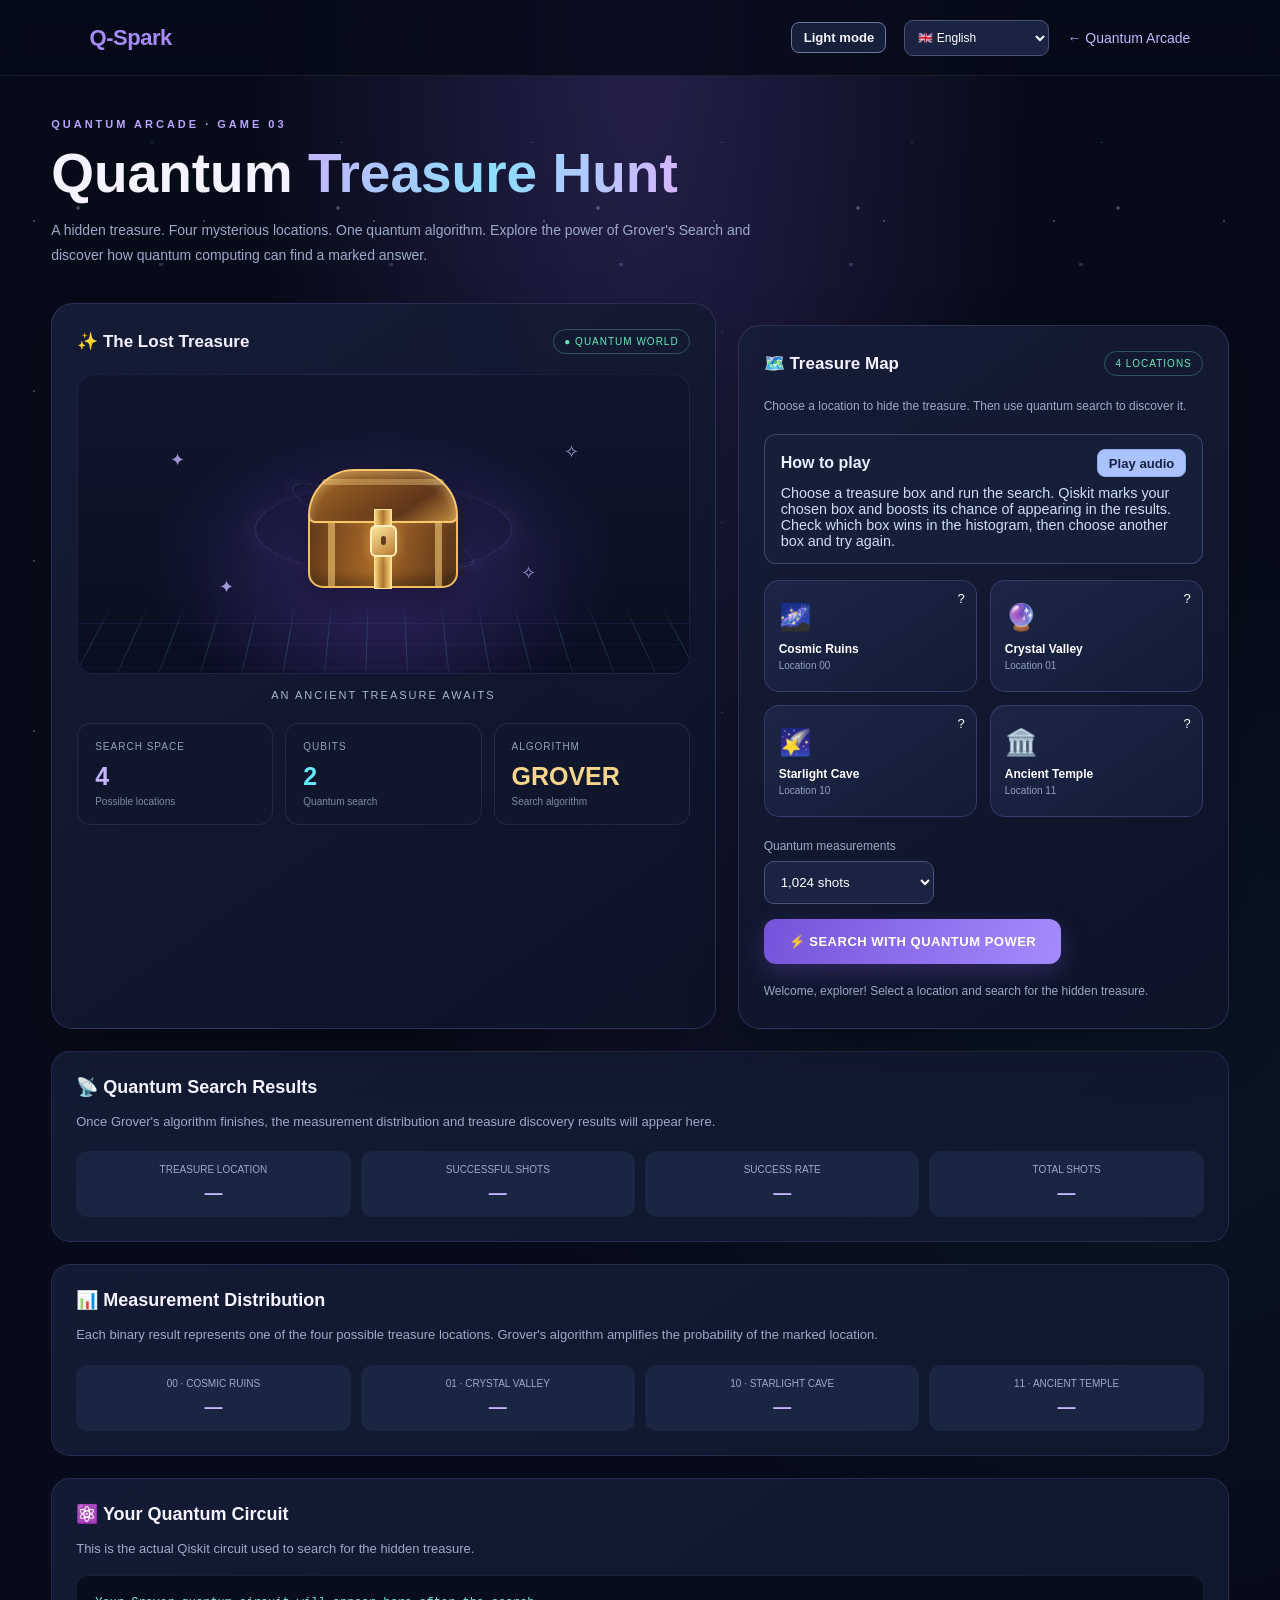
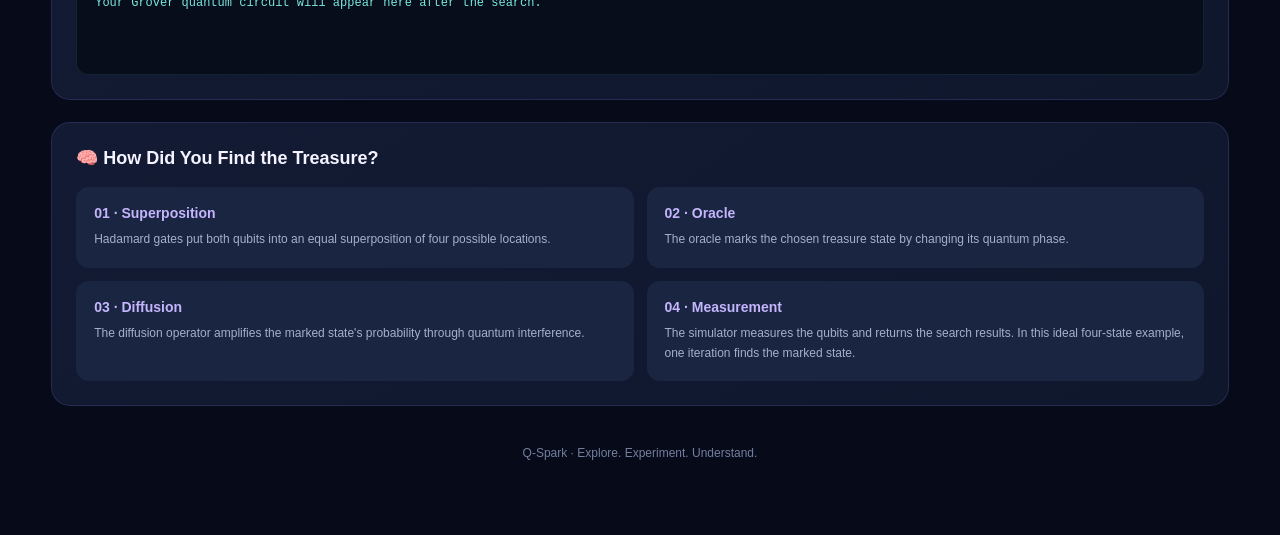
<file: frontend/treasure-hunt.html>
<!DOCTYPE html>
<html lang="en">
<head>
<meta charset="UTF-8">
<meta name="viewport" content="width=device-width, initial-scale=1.0">
<title>Quantum Treasure Hunt | Q-Spark</title>

<style>
*{margin:0;padding:0;box-sizing:border-box}
:root{--purple:#a78bfa;--bright-purple:#8b5cf6;--cyan:#67e8f9;--navy:#070b19;--panel:#11172d;--muted:#9da9c8}
body{min-height:100vh;overflow-x:hidden;color:#f5f3ff;font-family:"Segoe UI",sans-serif;background:radial-gradient(ellipse at 50% 0%,#25204b 0%,transparent 42%),radial-gradient(ellipse at 90% 50%,rgba(20,95,119,.12),transparent 35%),#070b19}
body::before{content:"";position:fixed;inset:0;pointer-events:none;opacity:.22;background-image:radial-gradient(1px 1px at 20% 30%,white 100%,transparent),radial-gradient(2px 2px at 70% 15%,#b9a4ff 100%,transparent),radial-gradient(1px 1px at 80% 75%,#6ee7f9 100%,transparent),radial-gradient(2px 2px at 30% 80%,white 100%,transparent);background-size:170px 170px,230px 230px,190px 190px,260px 260px;z-index:-1}
header{min-height:76px;padding:12px 7%;display:flex;justify-content:space-between;align-items:center;gap:15px;border-bottom:1px solid rgba(255,255,255,.08);background:rgba(7,11,25,.85);backdrop-filter:blur(15px)}
.logo{font-size:22px;font-weight:900;letter-spacing:-.5px;color:#c4b5fd}
.header-right{display:flex;align-items:center;gap:18px}
.back{color:#c4b5fd;text-decoration:none;font-size:14px;white-space:nowrap}
.back:hover{color:white}
.language-select{min-width:145px;background:#1a2442;border:1px solid #4a5279;color:white;border-radius:9px;padding:9px;font-size:12px}
.container{width:min(1180px,92%);margin:auto;padding:42px 0 75px}
.tag{color:#b9a4ff;font-size:11px;letter-spacing:3px;font-weight:800}
h1{font-size:clamp(35px,5vw,55px);margin:13px 0;line-height:1.12}
.gradient-text{background:linear-gradient(100deg,#c4b5fd,#8bdeff,#d8b4fe);-webkit-background-clip:text;background-clip:text;color:transparent}
.intro{color:var(--muted);line-height:1.8;max-width:700px;font-size:14px}
.game-layout{display:grid;grid-template-columns:1.15fr .85fr;gap:22px;margin-top:35px}
.panel{background:linear-gradient(145deg,rgba(22,29,55,.96),rgba(13,20,40,.96));border:1px solid rgba(167,139,250,.2);border-radius:22px;padding:25px;box-shadow:0 20px 55px rgba(0,0,0,.2)}
.panel-heading{display:flex;align-items:center;justify-content:space-between;gap:10px;margin-bottom:20px}
.panel-heading h2{font-size:17px}
.live-label{font-size:10px;letter-spacing:1px;color:#67e8b5;border:1px solid rgba(103,232,181,.3);border-radius:30px;padding:6px 10px;white-space:nowrap}
.treasure-scene{position:relative;min-height:300px;display:flex;justify-content:center;align-items:center;overflow:hidden;border-radius:17px;background:radial-gradient(ellipse at 50% 65%,rgba(139,92,246,.23),transparent 55%),linear-gradient(180deg,#10162d,#090e20);border:1px solid rgba(167,139,250,.12);perspective:900px}
.scene-grid{position:absolute;bottom:-75px;width:150%;height:190px;transform:rotateX(64deg);background-image:linear-gradient(rgba(139,92,246,.28) 1px,transparent 1px),linear-gradient(90deg,rgba(103,232,249,.2) 1px,transparent 1px);background-size:40px 40px;mask-image:linear-gradient(transparent,black 35%,transparent)}
.orbit{position:absolute;width:255px;height:255px;border:1px solid rgba(167,139,250,.2);border-radius:50%;transform:rotateX(70deg);box-shadow:0 0 25px rgba(139,92,246,.1)}
.orbit.two{width:195px;height:195px;border-color:rgba(103,232,249,.2);transform:rotateY(65deg) rotateX(65deg)}
.scene-glow{position:absolute;width:210px;height:100px;bottom:30px;border-radius:50%;background:#8954ff;filter:blur(65px);opacity:.24}
.chest-wrap{position:relative;z-index:2;width:220px;height:190px;display:flex;justify-content:center;align-items:center;animation:floatChest 4s ease-in-out infinite}
@keyframes floatChest{0%,100%{transform:translateY(0) rotateY(-5deg)}50%{transform:translateY(-12px) rotateY(5deg)}}
.chest{position:relative;width:150px;height:125px;filter:drop-shadow(0 15px 20px rgba(0,0,0,.4));transform-style:preserve-3d}
.chest-lid{position:absolute;width:150px;height:54px;top:8px;left:0;z-index:3;border:2px solid #f8c66c;border-radius:55px 55px 8px 8px;background:linear-gradient(145deg,#a66a25,#603619 70%,#c18b40);transform-origin:bottom center;transition:transform .8s cubic-bezier(.2,.8,.2,1);box-shadow:inset 0 5px 9px rgba(255,225,158,.35)}
.chest-lid::before{content:"";position:absolute;top:8px;left:12px;right:12px;height:6px;border-radius:10px;background:rgba(255,220,144,.35)}
.chest-base{position:absolute;width:150px;height:75px;top:52px;left:0;z-index:2;border:2px solid #f0bd5e;border-radius:5px 5px 15px 15px;background:linear-gradient(100deg,#613919,#a96927 45%,#573319);box-shadow:inset 0 7px 10px rgba(255,220,140,.15),inset 0 -9px 10px rgba(0,0,0,.25)}
.chest-base::before{content:"";position:absolute;top:0;bottom:0;left:18px;width:7px;background:rgba(255,215,125,.55);box-shadow:107px 0 rgba(255,215,125,.55)}
.chest-band{position:absolute;z-index:4;left:66px;top:48px;width:18px;height:80px;background:linear-gradient(90deg,#f9d77c,#ad732e,#f9d77c);border:1px solid #ffe5a3}
.chest-lock{position:absolute;z-index:5;left:62px;top:64px;width:27px;height:32px;border-radius:6px;background:linear-gradient(145deg,#ffe7a0,#b87b30);border:2px solid #fff0bd;box-shadow:0 0 13px rgba(255,209,108,.4)}
.chest-lock::after{content:"";position:absolute;width:5px;height:9px;left:9px;top:9px;border-radius:5px;background:#633c1e}
.treasure-light{position:absolute;top:25px;width:115px;height:85px;border-radius:50%;background:#ffd86f;filter:blur(40px);opacity:0;transition:opacity .8s;z-index:1}
.chest.open .chest-lid{transform:rotateX(115deg) translateY(-9px)}
.chest.open .treasure-light{opacity:.85;animation:treasurePulse 1.5s infinite alternate}
@keyframes treasurePulse{from{opacity:.45}to{opacity:.95}}
.scene-particle{position:absolute;color:#c4b5fd;font-size:18px;animation:particleFloat 4s ease-in-out infinite;opacity:.8}
.scene-particle.p1{left:15%;top:25%}.scene-particle.p2{right:18%;top:22%;animation-delay:1s}.scene-particle.p3{left:23%;bottom:25%;animation-delay:2s}.scene-particle.p4{right:25%;bottom:30%;animation-delay:.5s}
@keyframes particleFloat{0%,100%{transform:translateY(0);opacity:.3}50%{transform:translateY(-20px);opacity:1}}
.chest-caption{text-align:center;margin-top:15px;font-size:11px;color:#a9b5d1;letter-spacing:2px}
.map-panel{margin-top:22px}
.map-grid{display:grid;grid-template-columns:repeat(2,1fr);gap:13px}
.location{position:relative;min-height:112px;border-radius:15px;border:1px solid rgba(167,139,250,.23);background:linear-gradient(145deg,#1c2545,#131c35);color:white;cursor:pointer;transition:.3s;overflow:hidden;padding:14px;text-align:left}
.location:hover:not(:disabled){transform:translateY(-4px);border-color:#b6a3ff;box-shadow:0 0 22px rgba(167,139,250,.2)}
.location .loc-icon{font-size:26px;display:block;margin-bottom:9px}
.location .loc-name{font-size:12px;font-weight:800;display:block}
.location .loc-hint{color:#93a0bf;font-size:10px;display:block;margin-top:4px}
.location.selected{border-color:#b6a3ff;background:linear-gradient(145deg,#49347c,#241c50);box-shadow:0 0 20px rgba(167,139,250,.18)}
.location.searching{animation:searchPulse .7s infinite alternate;border-color:var(--cyan)}
@keyframes searchPulse{from{box-shadow:0 0 5px rgba(103,232,249,.2)}to{box-shadow:0 0 25px rgba(103,232,249,.65)}}
.location.found{border-color:#f6ce70;background:linear-gradient(145deg,#594222,#342719);box-shadow:0 0 25px rgba(246,206,112,.25)}
.location.missed{opacity:.48}
.location:disabled{cursor:default}
.location .status-icon{position:absolute;top:10px;right:11px;font-size:13px}
.controls{margin-top:22px;display:flex;align-items:end;justify-content:space-between;gap:15px;flex-wrap:wrap}
.shots-group label{display:block;color:var(--muted);font-size:12px;margin-bottom:8px}
select:not(.language-select){background:#1a2442;border:1px solid #4a5279;color:white;border-radius:10px;padding:12px;min-width:170px}
.primary-button{border:0;border-radius:12px;padding:15px 25px;color:white;font-weight:800;font-size:13px;letter-spacing:.5px;cursor:pointer;background:linear-gradient(110deg,#7552d8,#a58bff);box-shadow:0 8px 25px rgba(139,92,246,.25);transition:.25s}
.primary-button:hover{transform:translateY(-3px);box-shadow:0 12px 30px rgba(139,92,246,.4)}
.primary-button:disabled{opacity:.55;cursor:wait;transform:none}
.status{margin-top:17px;color:#9ba8c6;font-size:12px;line-height:1.7;min-height:22px}
.status.success{color:#78edba}.status.error{color:#ff8d9d}
.stats{display:grid;grid-template-columns:repeat(3,1fr);gap:12px;margin-top:22px}
.stat{border:1px solid rgba(167,139,250,.14);background:#10172d;border-radius:14px;padding:17px}
.stat small{display:block;color:#929fbd;font-size:10px;letter-spacing:1px;margin-bottom:10px}
.stat strong{font-size:25px;color:#c4b5fd}
.stat:nth-child(2) strong{color:#67e8f9}.stat:nth-child(3) strong{color:#f7d58c}
.stat p{font-size:10px;color:#7f8aa7;margin-top:5px}
.section{margin-top:22px;background:linear-gradient(145deg,#131b34,#0f172d);border:1px solid rgba(167,139,250,.15);border-radius:19px;padding:24px}
.section h2{font-size:18px;margin-bottom:12px}
.section>p{color:var(--muted);font-size:13px;line-height:1.8}
.circuit{margin-top:15px;min-height:100px;padding:18px;background:#070d1b;color:#79e6dc;border-radius:12px;border:1px solid rgba(103,232,249,.1);font-family:Consolas,monospace;font-size:12px;line-height:1.6;white-space:pre;overflow-x:auto}
.results-list{display:grid;grid-template-columns:repeat(4,1fr);gap:10px;margin-top:18px}
.result-item{background:#1a2541;padding:13px;border-radius:12px;text-align:center}
.result-item small{display:block;color:#9da9c8;font-size:10px}
.result-item strong{display:block;margin-top:8px;color:#c4b5fd;font-size:18px}
.learn-grid{display:grid;grid-template-columns:1fr 1fr;gap:13px;margin-top:18px}
.learn-card{background:#1a2541;padding:18px;border-radius:13px}
.learn-card h3{font-size:14px;color:#c4b5fd;margin-bottom:8px}
.learn-card p{color:#a5b0ca;font-size:12px;line-height:1.7}
.footer{margin-top:40px;text-align:center;color:#727f9f;font-size:12px}
@media(max-width:850px){.game-layout{grid-template-columns:1fr}}
@media(max-width:550px){
header{padding:12px 5%;flex-wrap:wrap}
.header-right{gap:9px;flex-wrap:wrap;justify-content:flex-end}
.language-select{min-width:125px}
.container{padding-top:30px}
.panel{padding:17px}
.stats{grid-template-columns:1fr}
.results-list{grid-template-columns:repeat(2,1fr)}
.learn-grid{grid-template-columns:1fr}
.controls{align-items:stretch}
.primary-button{width:100%}
select:not(.language-select){width:100%}
.shots-group{width:100%}
}
</style>
<link rel="stylesheet" href="theme.css">
<script src="theme.js"></script>
<link rel="stylesheet" href="narration/player.css">
</head>

<body>
<header>
    <a class="logo brand-home" href="index.html" aria-label="Q-Spark home">Q-Spark</a>
    <div class="header-right">
        <button type="button" class="theme-toggle">Light mode</button>
        <select id="languageSelect" class="language-select" aria-label="Choose language">
            <option value="en">🇬🇧 English</option>
            <option value="kn">🇮🇳 ಕನ್ನಡ</option>
            <option value="hi">🇮🇳 हिन्दी</option>
            <option value="te">🇮🇳 తెలుగు</option>
        </select>
        <a href="index.html#arcade" class="back" data-i18n="back" data-course-back>← Quantum Arcade</a>
    </div>
</header>

<main class="container">
    <div class="tag" data-i18n="tag">QUANTUM ARCADE · GAME 03</div>

    <h1> <span data-i18n="title1">Quantum</span> <span class="gradient-text" data-i18n="title2">Treasure Hunt</span></h1>

    <p class="intro" data-i18n="intro">A hidden treasure. Four mysterious locations. One quantum algorithm. Explore the power of Grover's Search and discover how quantum computing can find a marked answer.</p>

    <div class="game-layout">
        <section class="panel">
            <div class="panel-heading">
                <h2 data-i18n="lostTreasure">✨ The Lost Treasure</h2>
                <span class="live-label" data-i18n="quantumWorld">● QUANTUM WORLD</span>
            </div>

            <div class="treasure-scene">
                <div class="scene-grid"></div>
                <div class="orbit"></div>
                <div class="orbit two"></div>
                <div class="scene-glow"></div>
                <span class="scene-particle p1">✦</span>
                <span class="scene-particle p2">✧</span>
                <span class="scene-particle p3">✦</span>
                <span class="scene-particle p4">✧</span>
                <div class="chest-wrap">
                    <div class="treasure-light"></div>
                    <div class="chest" id="chest">
                        <div class="chest-lid"></div>
                        <div class="chest-base"></div>
                        <div class="chest-band"></div>
                        <div class="chest-lock"></div>
                    </div>
                </div>
            </div>

            <div class="chest-caption" id="chestCaption" data-i18n="chestWaiting">AN ANCIENT TREASURE AWAITS</div>

            <div class="stats">
                <div class="stat">
                    <small data-i18n="searchSpace">SEARCH SPACE</small>
                    <strong>4</strong>
                    <p data-i18n="possibleLocations">Possible locations</p>
                </div>
                <div class="stat">
                    <small data-i18n="qubits">QUBITS</small>
                    <strong>2</strong>
                    <p data-i18n="quantumSearch">Quantum search</p>
                </div>
                <div class="stat">
                    <small data-i18n="algorithm">ALGORITHM</small>
                    <strong>GROVER</strong>
                    <p data-i18n="searchAlgorithm">Search algorithm</p>
                </div>
            </div>
        </section>

        <section class="panel map-panel">
            <div class="panel-heading">
                <h2 data-i18n="treasureMap">🗺️ Treasure Map</h2>
                <span class="live-label" data-i18n="fourLocations">4 LOCATIONS</span>
            </div>

            <p style="color:#9da9c8;font-size:12px;line-height:1.7;margin-bottom:18px;" data-i18n="mapInstruction">
                Choose a location to hide the treasure. Then use quantum search to discover it.
            </p>
            <section class="page-narration" data-narration-page="treasure-hunt" aria-labelledby="page-narration-title" hidden>
                <div class="narration-heading">
                    <h3 id="page-narration-title"></h3>
                    <button type="button" class="narration-toggle"></button>
                </div>
                <p class="narration-status" role="status"></p>
                <p class="narration-caption"></p>
                <audio preload="none"></audio>
            </section>

            <div class="map-grid">
                <button class="location" data-state="00" onclick="selectLocation('00')">
                    <span class="status-icon">?</span>
                    <span class="loc-icon">🌌</span>
                    <span class="loc-name" data-i18n="cosmicRuins">Cosmic Ruins</span>
                    <span class="loc-hint" data-i18n="location00">Location 00</span>
                </button>
                <button class="location" data-state="01" onclick="selectLocation('01')">
                    <span class="status-icon">?</span>
                    <span class="loc-icon">🔮</span>
                    <span class="loc-name" data-i18n="crystalValley">Crystal Valley</span>
                    <span class="loc-hint" data-i18n="location01">Location 01</span>
                </button>
                <button class="location" data-state="10" onclick="selectLocation('10')">
                    <span class="status-icon">?</span>
                    <span class="loc-icon">🌠</span>
                    <span class="loc-name" data-i18n="starlightCave">Starlight Cave</span>
                    <span class="loc-hint" data-i18n="location10">Location 10</span>
                </button>
                <button class="location" data-state="11" onclick="selectLocation('11')">
                    <span class="status-icon">?</span>
                    <span class="loc-icon">🏛️</span>
                    <span class="loc-name" data-i18n="ancientTemple">Ancient Temple</span>
                    <span class="loc-hint" data-i18n="location11">Location 11</span>
                </button>
            </div>

            <div class="controls">
                <div class="shots-group">
                    <label for="shots" data-i18n="measurements">Quantum measurements</label>
                    <select id="shots">
                        <option value="256">256 shots</option>
                        <option value="512">512 shots</option>
                        <option value="1024" selected>1024 shots</option>
                        <option value="2048">2048 shots</option>
                        <option value="4096">4096 shots</option>
                    </select>
                </div>
                <button class="primary-button" id="searchButton" onclick="startSearch()" data-i18n="searchButton">⚡ SEARCH WITH QUANTUM POWER</button>
            </div>

            <div class="status" id="status" data-i18n="initialStatus">Select a treasure location and start your quantum search!</div>
        </section>
    </div>

    <section class="section">
        <h2 data-i18n="searchResults">📡 Quantum Search Results</h2>
        <p data-i18n="resultsIntro">Once Grover's algorithm finishes, the measurement distribution and treasure discovery results will appear here.</p>
        <div class="results-list">
            <div class="result-item"><small data-i18n="treasureLocation">TREASURE LOCATION</small><strong id="foundLocation">—</strong></div>
            <div class="result-item"><small data-i18n="successfulShots">SUCCESSFUL SHOTS</small><strong id="successCount">—</strong></div>
            <div class="result-item"><small data-i18n="successRate">SUCCESS RATE</small><strong id="successRate">—</strong></div>
            <div class="result-item"><small data-i18n="totalShots">TOTAL SHOTS</small><strong id="totalShots">—</strong></div>
        </div>
    </section>

    <section class="section">
        <h2 data-i18n="distributionTitle">📊 Measurement Distribution</h2>
        <p data-i18n="distributionIntro">Each binary result represents one of the four possible treasure locations. Grover's algorithm amplifies the probability of the marked location.</p>
        <div id="measurementBars" class="results-list"></div>
    </section>

    <section class="section">
        <h2 data-i18n="circuitTitle">⚛️ Your Quantum Circuit</h2>
        <p data-i18n="circuitIntro">This is the actual Qiskit circuit used to search for the hidden treasure.</p>
        <div class="circuit" id="circuit">Your Grover quantum circuit will appear here after the search.</div>
    </section>

    <section class="section">
        <h2 data-i18n="learningTitle">🧠 How Did You Find the Treasure?</h2>
        <div class="learn-grid">
            <div class="learn-card">
                <h3 data-i18n="superpositionTitle">01 · Superposition</h3>
                <p data-i18n="superpositionText">Hadamard gates put both qubits into an equal superposition of four possible locations.</p>
            </div>
            <div class="learn-card">
                <h3 data-i18n="oracleTitle">02 · Oracle</h3>
                <p data-i18n="oracleText">The oracle marks the chosen treasure state by changing its quantum phase.</p>
            </div>
            <div class="learn-card">
                <h3 data-i18n="diffusionTitle">03 · Diffusion</h3>
                <p data-i18n="diffusionText">The diffusion operator amplifies the marked state's probability through quantum interference.</p>
            </div>
            <div class="learn-card">
                <h3 data-i18n="measurementTitle">04 · Measurement</h3>
                <p data-i18n="measurementText">The simulator measures the qubits and returns the search results. In this ideal four-state example, one iteration finds the marked state.</p>
            </div>
        </div>
    </section>

    <div class="footer" data-i18n="footer">Q-Spark · Explore. Experiment. Understand.</div>
</main>

<script>
const translations = {
en: {
back:"← Back to Home",tag:"QUANTUM ARCADE · GAME 03",title1:"Quantum",title2:"Treasure Hunt",
intro:"A hidden treasure. Four mysterious locations. One quantum algorithm. Explore the power of Grover's Search and discover how quantum computing can find a marked answer.",
lostTreasure:"✨ The Lost Treasure",quantumWorld:"● QUANTUM WORLD",chestWaiting:"AN ANCIENT TREASURE AWAITS",
searchSpace:"SEARCH SPACE",possibleLocations:"Possible locations",qubits:"QUBITS",quantumSearch:"Quantum search",algorithm:"ALGORITHM",searchAlgorithm:"Search algorithm",
treasureMap:"🗺️ Treasure Map",fourLocations:"4 LOCATIONS",mapInstruction:"Choose a location to hide the treasure. Then use quantum search to discover it.",
cosmicRuins:"Cosmic Ruins",crystalValley:"Crystal Valley",starlightCave:"Starlight Cave",ancientTemple:"Ancient Temple",
location00:"Location 00",location01:"Location 01",location10:"Location 10",location11:"Location 11",
measurements:"Quantum measurements",searchButton:"⚡ SEARCH WITH QUANTUM POWER",initialStatus:"Select a treasure location and start your quantum search!",
searchResults:"📡 Quantum Search Results",resultsIntro:"Once Grover's algorithm finishes, the measurement distribution and treasure discovery results will appear here.",
treasureLocation:"TREASURE LOCATION",successfulShots:"SUCCESSFUL SHOTS",successRate:"SUCCESS RATE",totalShots:"TOTAL SHOTS",
distributionTitle:"📊 Measurement Distribution",distributionIntro:"Each binary result represents one of the four possible treasure locations. Grover's algorithm amplifies the probability of the marked location.",
circuitTitle:"⚛️ Your Quantum Circuit",circuitIntro:"This is the actual Qiskit circuit used to search for the hidden treasure.",circuitPlaceholder:"Your Grover quantum circuit will appear here after the search.",
learningTitle:"🧠 How Did You Find the Treasure?",superpositionTitle:"01 · Superposition",superpositionText:"Hadamard gates put both qubits into an equal superposition of four possible locations.",
oracleTitle:"02 · Oracle",oracleText:"The oracle marks the chosen treasure state by changing its quantum phase.",
diffusionTitle:"03 · Diffusion",diffusionText:"The diffusion operator amplifies the marked state's probability through quantum interference.",
measurementTitle:"04 · Measurement",measurementText:"The simulator measures the qubits and returns the search results. In this ideal four-state example, one iteration finds the marked state.",
footer:"Q-Spark · Explore. Experiment. Understand.",
selected:" selected. Start the quantum search!",selectFirst:"Please select one of the four treasure locations first!",
chestSelected:"TREASURE LOCATION SELECTED",welcome:"Welcome, explorer! Select a location and search for the hidden treasure.",
searching:"⏳ SEARCHING THE QUANTUM WORLD...",searchingCaption:"QUANTUM SEARCH IN PROGRESS",
preparing:"Preparing superposition and activating the quantum oracle...",oracleActivated:"Oracle activated! Amplifying the hidden treasure state...",
foundCaption:"✦ TREASURE DISCOVERED ✦",searchError:"Search error: ",backendError:". Please check that your Flask backend is running.",
mismatch:"The returned treasure location did not match your selection.",failed:"Quantum search failed.",
successPrefix:"✦ TREASURE FOUND! Grover's algorithm discovered ",successMiddle:" with a ",successEnd:"% success rate across ",measurementsEnd:" measurements.",
searchButtonIdle:"⚡ SEARCH WITH QUANTUM POWER",
distributionNames:["COSMIC RUINS","CRYSTAL VALLEY","STARLIGHT CAVE","ANCIENT TEMPLE"]
},
kn: {
back:"← ಮುಖಪುಟಕ್ಕೆ ಹಿಂತಿರುಗಿ",tag:"ಕ್ವಾಂಟಮ್ ಆರ್ಕೇಡ್ · ಆಟ 03",title1:"ಕ್ವಾಂಟಮ್",title2:"ನಿಧಿ ಹುಡುಕಾಟ",
intro:"ಒಂದು ಗುಪ್ತ ನಿಧಿ. ನಾಲ್ಕು ರಹಸ್ಯ ಸ್ಥಳಗಳು. ಒಂದು ಕ್ವಾಂಟಮ್ ಅಲ್ಗಾರಿದಮ್. ಗ್ರೋವರ್ ಹುಡುಕಾಟದ ಶಕ್ತಿಯನ್ನು ಅನ್ವೇಷಿಸಿ ಮತ್ತು ಕ್ವಾಂಟಮ್ ಕಂಪ್ಯೂಟಿಂಗ್ ಗುರುತಿಸಲಾದ ಉತ್ತರವನ್ನು ಹೇಗೆ ಕಂಡುಹಿಡಿಯುತ್ತದೆ ಎಂಬುದನ್ನು ತಿಳಿಯಿರಿ.",
lostTreasure:"✨ ಕಳೆದುಹೋದ ನಿಧಿ",quantumWorld:"● ಕ್ವಾಂಟಮ್ ಜಗತ್ತು",chestWaiting:"ಪ್ರಾಚೀನ ನಿಧಿ ನಿಮಗಾಗಿ ಕಾಯುತ್ತಿದೆ",
searchSpace:"ಹುಡುಕಾಟದ ವ್ಯಾಪ್ತಿ",possibleLocations:"ಸಂಭವನೀಯ ಸ್ಥಳಗಳು",qubits:"ಕ್ಯೂಬಿಟ್‌ಗಳು",quantumSearch:"ಕ್ವಾಂಟಮ್ ಹುಡುಕಾಟ",algorithm:"ಅಲ್ಗಾರಿದಮ್",searchAlgorithm:"ಹುಡುಕಾಟ ಅಲ್ಗಾರಿದಮ್",
treasureMap:"🗺️ ನಿಧಿ ನಕ್ಷೆ",fourLocations:"4 ಸ್ಥಳಗಳು",mapInstruction:"ನಿಧಿಯನ್ನು ಮರೆಮಾಡಲು ಒಂದು ಸ್ಥಳವನ್ನು ಆಯ್ಕೆಮಾಡಿ. ನಂತರ ಅದನ್ನು ಕಂಡುಹಿಡಿಯಲು ಕ್ವಾಂಟಮ್ ಹುಡುಕಾಟ ಬಳಸಿ.",
cosmicRuins:"ಬ್ರಹ್ಮಾಂಡದ ಅವಶೇಷಗಳು",crystalValley:"ಸ್ಫಟಿಕ ಕಣಿವೆ",starlightCave:"ನಕ್ಷತ್ರ ಬೆಳಕಿನ ಗುಹೆ",ancientTemple:"ಪ್ರಾಚೀನ ದೇವಾಲಯ",
location00:"ಸ್ಥಳ 00",location01:"ಸ್ಥಳ 01",location10:"ಸ್ಥಳ 10",location11:"ಸ್ಥಳ 11",
measurements:"ಕ್ವಾಂಟಮ್ ಮಾಪನಗಳು",searchButton:"⚡ ಕ್ವಾಂಟಮ್ ಶಕ್ತಿಯಿಂದ ಹುಡುಕಿ",initialStatus:"ಒಂದು ನಿಧಿಯ ಸ್ಥಳವನ್ನು ಆಯ್ಕೆಮಾಡಿ ಮತ್ತು ಕ್ವಾಂಟಮ್ ಹುಡುಕಾಟ ಪ್ರಾರಂಭಿಸಿ!",
searchResults:"📡 ಕ್ವಾಂಟಮ್ ಹುಡುಕಾಟದ ಫಲಿತಾಂಶಗಳು",resultsIntro:"ಗ್ರೋವರ್ ಅಲ್ಗಾರಿದಮ್ ಪೂರ್ಣಗೊಂಡ ನಂತರ, ಮಾಪನ ವಿತರಣೆ ಮತ್ತು ನಿಧಿ ಪತ್ತೆಯ ಫಲಿತಾಂಶಗಳು ಇಲ್ಲಿ ಕಾಣಿಸುತ್ತವೆ.",
treasureLocation:"ನಿಧಿಯ ಸ್ಥಳ",successfulShots:"ಯಶಸ್ವಿ ಪ್ರಯತ್ನಗಳು",successRate:"ಯಶಸ್ಸಿನ ಪ್ರಮಾಣ",totalShots:"ಒಟ್ಟು ಪ್ರಯತ್ನಗಳು",
distributionTitle:"📊 ಮಾಪನ ವಿತರಣೆ",distributionIntro:"ಪ್ರತಿ ಬೈನರಿ ಫಲಿತಾಂಶವು ನಾಲ್ಕು ಸಾಧ್ಯ ನಿಧಿ ಸ್ಥಳಗಳಲ್ಲಿ ಒಂದನ್ನು ಸೂಚಿಸುತ್ತದೆ. ಗ್ರೋವರ್ ಅಲ್ಗಾರಿದಮ್ ಗುರುತಿಸಲಾದ ಸ್ಥಳದ ಸಂಭವನೀಯತೆಯನ್ನು ಹೆಚ್ಚಿಸುತ್ತದೆ.",
circuitTitle:"⚛️ ನಿಮ್ಮ ಕ್ವಾಂಟಮ್ ಸರ್ಕ್ಯೂಟ್",circuitIntro:"ಗುಪ್ತ ನಿಧಿಯನ್ನು ಹುಡುಕಲು ಬಳಸಿದ ನಿಜವಾದ Qiskit ಸರ್ಕ್ಯೂಟ್ ಇದು.",circuitPlaceholder:"ಹುಡುಕಾಟದ ನಂತರ ನಿಮ್ಮ ಗ್ರೋವರ್ ಕ್ವಾಂಟಮ್ ಸರ್ಕ್ಯೂಟ್ ಇಲ್ಲಿ ಕಾಣಿಸುತ್ತದೆ.",
learningTitle:"🧠 ನೀವು ನಿಧಿಯನ್ನು ಹೇಗೆ ಕಂಡುಹಿಡಿದಿರಿ?",superpositionTitle:"01 · ಸೂಪರ್‌ಪೊಸಿಷನ್",superpositionText:"ಹಾಡಮಾರ್ಡ್ ಗೇಟ್‌ಗಳು ಎರಡೂ ಕ್ಯೂಬಿಟ್‌ಗಳನ್ನು ನಾಲ್ಕು ಸಾಧ್ಯ ಸ್ಥಳಗಳ ಸಮಾನ ಸೂಪರ್‌ಪೊಸಿಷನ್‌ಗೆ ತರುತ್ತವೆ.",
oracleTitle:"02 · ಒರಾಕಲ್",oracleText:"ಒರಾಕಲ್ ಆಯ್ಕೆಮಾಡಿದ ನಿಧಿಯ ಸ್ಥಿತಿಯ ಕ್ವಾಂಟಮ್ ಹಂತವನ್ನು ಬದಲಾಯಿಸಿ ಅದನ್ನು ಗುರುತಿಸುತ್ತದೆ.",
diffusionTitle:"03 · ಡಿಫ್ಯೂಷನ್",diffusionText:"ಕ್ವಾಂಟಮ್ ಹಸ್ತಕ್ಷೇಪದ ಮೂಲಕ ಡಿಫ್ಯೂಷನ್ ಆಪರೇಟರ್ ಗುರುತಿಸಲಾದ ಸ್ಥಿತಿಯ ಸಂಭವನೀಯತೆಯನ್ನು ಹೆಚ್ಚಿಸುತ್ತದೆ.",
measurementTitle:"04 · ಮಾಪನ",measurementText:"ಸಿಮ್ಯುಲೇಟರ್ ಕ್ಯೂಬಿಟ್‌ಗಳನ್ನು ಅಳೆಯುತ್ತದೆ ಮತ್ತು ಹುಡುಕಾಟದ ಫಲಿತಾಂಶಗಳನ್ನು ನೀಡುತ್ತದೆ. ಈ ನಾಲ್ಕು ಸ್ಥಿತಿಗಳ ಉದಾಹರಣೆಯಲ್ಲಿ, ಒಂದು ಪುನರಾವರ್ತನೆಯೇ ಗುರುತಿಸಲಾದ ಸ್ಥಿತಿಯನ್ನು ಕಂಡುಹಿಡಿಯುತ್ತದೆ.",
footer:"Q-Spark · ಅನ್ವೇಷಿಸಿ. ಪ್ರಯೋಗಿಸಿ. ಅರ್ಥಮಾಡಿಕೊಳ್ಳಿ.",
selected:" ಆಯ್ಕೆಮಾಡಲಾಗಿದೆ. ಕ್ವಾಂಟಮ್ ಹುಡುಕಾಟ ಪ್ರಾರಂಭಿಸಿ!",selectFirst:"ಮೊದಲು ನಾಲ್ಕು ನಿಧಿ ಸ್ಥಳಗಳಲ್ಲಿ ಒಂದನ್ನು ಆಯ್ಕೆಮಾಡಿ!",
chestSelected:"ನಿಧಿಯ ಸ್ಥಳ ಆಯ್ಕೆಮಾಡಲಾಗಿದೆ",welcome:"ಸ್ವಾಗತ ಅನ್ವೇಷಕರೇ! ಒಂದು ಸ್ಥಳವನ್ನು ಆಯ್ಕೆಮಾಡಿ ಮತ್ತು ಗುಪ್ತ ನಿಧಿಯನ್ನು ಹುಡುಕಿ.",
searching:"⏳ ಕ್ವಾಂಟಮ್ ಜಗತ್ತಿನಲ್ಲಿ ಹುಡುಕಲಾಗುತ್ತಿದೆ...",searchingCaption:"ಕ್ವಾಂಟಮ್ ಹುಡುಕಾಟ ನಡೆಯುತ್ತಿದೆ",
preparing:"ಸೂಪರ್‌ಪೊಸಿಷನ್ ಸಿದ್ಧಪಡಿಸಲಾಗುತ್ತಿದೆ ಮತ್ತು ಕ್ವಾಂಟಮ್ ಒರಾಕಲ್ ಸಕ್ರಿಯಗೊಳಿಸಲಾಗುತ್ತಿದೆ...",oracleActivated:"ಒರಾಕಲ್ ಸಕ್ರಿಯವಾಗಿದೆ! ಗುಪ್ತ ನಿಧಿಯ ಸ್ಥಿತಿಯ ಸಂಭವನೀಯತೆಯನ್ನು ಹೆಚ್ಚಿಸಲಾಗುತ್ತಿದೆ...",
foundCaption:"✦ ನಿಧಿ ಪತ್ತೆಯಾಗಿದೆ ✦",searchError:"ಹುಡುಕಾಟದ ದೋಷ: ",backendError:". ನಿಮ್ಮ Flask ಬ್ಯಾಕೆಂಡ್ ಚಾಲನೆಯಲ್ಲಿದೆಯೇ ಎಂದು ಪರಿಶೀಲಿಸಿ.",
mismatch:"ಹಿಂತಿರುಗಿದ ನಿಧಿಯ ಸ್ಥಳವು ನಿಮ್ಮ ಆಯ್ಕೆಗೆ ಹೊಂದಿಕೆಯಾಗಲಿಲ್ಲ.",failed:"ಕ್ವಾಂಟಮ್ ಹುಡುಕಾಟ ವಿಫಲವಾಗಿದೆ.",
successPrefix:"✦ ನಿಧಿ ಪತ್ತೆಯಾಗಿದೆ! ಗ್ರೋವರ್ ಅಲ್ಗಾರಿದಮ್ ಕಂಡುಹಿಡಿದ ಸ್ಥಳ: ",successMiddle:" ಯಶಸ್ಸಿನ ಪ್ರಮಾಣ ",successEnd:"% — ಒಟ್ಟು ",measurementsEnd:" ಮಾಪನಗಳಲ್ಲಿ.",
searchButtonIdle:"⚡ ಕ್ವಾಂಟಮ್ ಶಕ್ತಿಯಿಂದ ಹುಡುಕಿ",
distributionNames:["ಬ್ರಹ್ಮಾಂಡದ ಅವಶೇಷಗಳು","ಸ್ಫಟಿಕ ಕಣಿವೆ","ನಕ್ಷತ್ರ ಬೆಳಕಿನ ಗುಹೆ","ಪ್ರಾಚೀನ ದೇವಾಲಯ"]
},
hi: {
back:"← होम पर वापस जाएँ",tag:"क्वांटम आर्केड · गेम 03",title1:"क्वांटम",title2:"खज़ाने की खोज",
intro:"एक छिपा हुआ खज़ाना। चार रहस्यमयी स्थान। एक क्वांटम एल्गोरिदम। ग्रोवर सर्च की शक्ति जानें और समझें कि क्वांटम कंप्यूटिंग किसी चिह्नित उत्तर को कैसे खोज सकती है।",
lostTreasure:"✨ खोया हुआ खज़ाना",quantumWorld:"● क्वांटम दुनिया",chestWaiting:"एक प्राचीन खज़ाना आपका इंतज़ार कर रहा है",
searchSpace:"खोज का क्षेत्र",possibleLocations:"संभावित स्थान",qubits:"क्यूबिट्स",quantumSearch:"क्वांटम खोज",algorithm:"एल्गोरिदम",searchAlgorithm:"खोज एल्गोरिदम",
treasureMap:"🗺️ खज़ाने का नक्शा",fourLocations:"4 स्थान",mapInstruction:"खज़ाना छिपाने के लिए एक स्थान चुनें। फिर उसे खोजने के लिए क्वांटम सर्च का उपयोग करें।",
cosmicRuins:"ब्रह्मांडीय खंडहर",crystalValley:"क्रिस्टल घाटी",starlightCave:"तारों की रोशनी वाली गुफा",ancientTemple:"प्राचीन मंदिर",
location00:"स्थान 00",location01:"स्थान 01",location10:"स्थान 10",location11:"स्थान 11",
measurements:"क्वांटम मापन",searchButton:"⚡ क्वांटम शक्ति से खोजें",initialStatus:"एक खज़ाने का स्थान चुनें और अपनी क्वांटम खोज शुरू करें!",
searchResults:"📡 क्वांटम खोज के परिणाम",resultsIntro:"ग्रोवर एल्गोरिदम पूरा होने के बाद, मापन वितरण और खज़ाने की खोज के परिणाम यहाँ दिखाई देंगे।",
treasureLocation:"खज़ाने का स्थान",successfulShots:"सफल प्रयास",successRate:"सफलता दर",totalShots:"कुल प्रयास",
distributionTitle:"📊 मापन वितरण",distributionIntro:"प्रत्येक बाइनरी परिणाम चार संभावित खज़ाने के स्थानों में से एक को दर्शाता है। ग्रोवर एल्गोरिदम चिह्नित स्थान की संभावना को बढ़ाता है।",
circuitTitle:"⚛️ आपका क्वांटम सर्किट",circuitIntro:"यह छिपे हुए खज़ाने को खोजने के लिए उपयोग किया गया वास्तविक Qiskit सर्किट है।",circuitPlaceholder:"खोज के बाद आपका ग्रोवर क्वांटम सर्किट यहाँ दिखाई देगा।",
learningTitle:"🧠 आपने खज़ाना कैसे खोजा?",superpositionTitle:"01 · सुपरपोज़िशन",superpositionText:"हैडामार्ड गेट दोनों क्यूबिट्स को चार संभावित स्थानों के समान सुपरपोज़िशन में रखते हैं।",
oracleTitle:"02 · ओरेकल",oracleText:"ओरेकल चुने गए खज़ाने की क्वांटम फेज़ बदलकर उस स्थिति को चिह्नित करता है।",
diffusionTitle:"03 · डिफ्यूज़न",diffusionText:"डिफ्यूज़न ऑपरेटर क्वांटम इंटरफेरेंस के माध्यम से चिह्नित स्थिति की संभावना बढ़ाता है।",
measurementTitle:"04 · मापन",measurementText:"सिम्युलेटर क्यूबिट्स को मापता है और खोज के परिणाम देता है। इस आदर्श चार-स्थिति वाले उदाहरण में, एक पुनरावृत्ति चिह्नित स्थिति खोज लेती है।",
footer:"Q-Spark · खोजें। प्रयोग करें। समझें।",
selected:" चुना गया है। क्वांटम खोज शुरू करें!",selectFirst:"कृपया पहले चार खज़ाने के स्थानों में से एक चुनें!",
chestSelected:"खज़ाने का स्थान चुना गया",welcome:"स्वागत है खोजकर्ता! एक स्थान चुनें और छिपे हुए खज़ाने को खोजें।",
searching:"⏳ क्वांटम दुनिया में खोज जारी है...",searchingCaption:"क्वांटम खोज जारी है",
preparing:"सुपरपोज़िशन तैयार किया जा रहा है और क्वांटम ओरेकल सक्रिय किया जा रहा है...",oracleActivated:"ओरेकल सक्रिय! छिपे हुए खज़ाने की संभावना बढ़ाई जा रही है...",
foundCaption:"✦ खज़ाना मिल गया ✦",searchError:"खोज में त्रुटि: ",backendError:". कृपया जाँचें कि आपका Flask बैकएंड चल रहा है।",
mismatch:"वापस मिला खज़ाने का स्थान आपकी पसंद से मेल नहीं खाता।",failed:"क्वांटम खोज विफल रही।",
successPrefix:"✦ खज़ाना मिल गया! ग्रोवर एल्गोरिदम ने खोजा: ",successMiddle:" सफलता दर ",successEnd:"% — कुल ",measurementsEnd:" मापनों में।",
searchButtonIdle:"⚡ क्वांटम शक्ति से खोजें",
distributionNames:["ब्रह्मांडीय खंडहर","क्रिस्टल घाटी","तारों की रोशनी वाली गुफा","प्राचीन मंदिर"]
},
te: {
back:"← హోమ్‌కు తిరిగి వెళ్లండి",tag:"క్వాంటమ్ ఆర్కేడ్ · గేమ్ 03",title1:"క్వాంటమ్",title2:"నిధి అన్వేషణ",
intro:"ఒక రహస్య నిధి. నాలుగు మర్మమైన ప్రదేశాలు. ఒక క్వాంటమ్ అల్గారిథమ్. గ్రోవర్ సెర్చ్ శక్తిని అన్వేషించి, క్వాంటమ్ కంప్యూటింగ్ గుర్తించిన సమాధానాన్ని ఎలా కనుగొంటుందో తెలుసుకోండి.",
lostTreasure:"✨ పోయిన నిధి",quantumWorld:"● క్వాంటమ్ ప్రపంచం",chestWaiting:"ఒక పురాతన నిధి మీ కోసం ఎదురుచూస్తోంది",
searchSpace:"శోధన పరిధి",possibleLocations:"సాధ్యమైన ప్రదేశాలు",qubits:"క్యూబిట్లు",quantumSearch:"క్వాంటమ్ శోధన",algorithm:"అల్గారిథమ్",searchAlgorithm:"శోధన అల్గారిథమ్",
treasureMap:"🗺️ నిధి పటం",fourLocations:"4 ప్రదేశాలు",mapInstruction:"నిధిని దాచడానికి ఒక ప్రదేశాన్ని ఎంచుకోండి. ఆ తర్వాత దానిని కనుగొనడానికి క్వాంటమ్ శోధనను ఉపయోగించండి.",
cosmicRuins:"కాస్మిక్ శిథిలాలు",crystalValley:"క్రిస్టల్ లోయ",starlightCave:"నక్షత్ర కాంతి గుహ",ancientTemple:"పురాతన దేవాలయం",
location00:"ప్రదేశం 00",location01:"ప్రదేశం 01",location10:"ప్రదేశం 10",location11:"ప్రదేశం 11",
measurements:"క్వాంటమ్ కొలతలు",searchButton:"⚡ క్వాంటమ్ శక్తితో వెతకండి",initialStatus:"ఒక నిధి ప్రదేశాన్ని ఎంచుకుని మీ క్వాంటమ్ శోధనను ప్రారంభించండి!",
searchResults:"📡 క్వాంటమ్ శోధన ఫలితాలు",resultsIntro:"గ్రోవర్ అల్గారిథమ్ పూర్తయిన తర్వాత, కొలతల పంపిణీ మరియు నిధి కనుగొన్న ఫలితాలు ఇక్కడ కనిపిస్తాయి.",
treasureLocation:"నిధి ప్రదేశం",successfulShots:"విజయవంతమైన ప్రయత్నాలు",successRate:"విజయ శాతం",totalShots:"మొత్తం ప్రయత్నాలు",
distributionTitle:"📊 కొలతల పంపిణీ",distributionIntro:"ప్రతి బైనరీ ఫలితం నాలుగు సాధ్యమైన నిధి ప్రదేశాలలో ఒకదాన్ని సూచిస్తుంది. గ్రోవర్ అల్గారిథమ్ గుర్తించిన ప్రదేశం యొక్క సంభావ్యతను పెంచుతుంది.",
circuitTitle:"⚛️ మీ క్వాంటమ్ సర్క్యూట్",circuitIntro:"దాచిన నిధిని వెతకడానికి ఉపయోగించిన నిజమైన Qiskit సర్క్యూట్ ఇది.",circuitPlaceholder:"శోధన పూర్తయిన తర్వాత మీ గ్రోవర్ క్వాంటమ్ సర్క్యూట్ ఇక్కడ కనిపిస్తుంది.",
learningTitle:"🧠 మీరు నిధిని ఎలా కనుగొన్నారు?",superpositionTitle:"01 · సూపర్‌పొజిషన్",superpositionText:"హడమార్డ్ గేట్లు రెండు క్యూబిట్‌లను నాలుగు సాధ్యమైన ప్రదేశాల సమాన సూపర్‌పొజిషన్‌లో ఉంచుతాయి.",
oracleTitle:"02 · ఒరాకిల్",oracleText:"ఒరాకిల్ ఎంచుకున్న నిధి స్థితి యొక్క క్వాంటమ్ ఫేజ్‌ను మార్చి దానిని గుర్తిస్తుంది.",
diffusionTitle:"03 · డిఫ్యూజన్",diffusionText:"క్వాంటమ్ ఇంటర్‌ఫెరెన్స్ ద్వారా డిఫ్యూజన్ ఆపరేటర్ గుర్తించిన స్థితి సంభావ్యతను పెంచుతుంది.",
measurementTitle:"04 · కొలత",measurementText:"సిమ్యులేటర్ క్యూబిట్‌లను కొలిచి శోధన ఫలితాలను అందిస్తుంది. ఈ ఆదర్శ నాలుగు-స్థితుల ఉదాహరణలో, ఒక పునరావృతం గుర్తించిన స్థితిని కనుగొంటుంది.",
footer:"Q-Spark · అన్వేషించండి. ప్రయోగించండి. అర్థం చేసుకోండి.",
selected:" ఎంచుకోబడింది. క్వాంటమ్ శోధన ప్రారంభించండి!",selectFirst:"ముందుగా నాలుగు నిధి ప్రదేశాలలో ఒకదాన్ని ఎంచుకోండి!",
chestSelected:"నిధి ప్రదేశం ఎంచుకోబడింది",welcome:"స్వాగతం అన్వేషకుడా! ఒక ప్రదేశాన్ని ఎంచుకుని దాచిన నిధిని వెతకండి.",
searching:"⏳ క్వాంటమ్ ప్రపంచంలో శోధిస్తోంది...",searchingCaption:"క్వాంటమ్ శోధన కొనసాగుతోంది",
preparing:"సూపర్‌పొజిషన్ సిద్ధం చేస్తూ క్వాంటమ్ ఒరాకిల్‌ను ప్రారంభిస్తోంది...",oracleActivated:"ఒరాకిల్ ప్రారంభమైంది! దాచిన నిధి స్థితి సంభావ్యతను పెంచుతోంది...",
foundCaption:"✦ నిధి కనుగొనబడింది ✦",searchError:"శోధన లోపం: ",backendError:". మీ Flask బ్యాకెండ్ నడుస్తోందో లేదో తనిఖీ చేయండి.",
mismatch:"తిరిగి వచ్చిన నిధి ప్రదేశం మీరు ఎంచుకున్న దానితో సరిపోలలేదు.",failed:"క్వాంటమ్ శోధన విఫలమైంది.",
successPrefix:"✦ నిధి దొరికింది! గ్రోవర్ అల్గారిథమ్ కనుగొన్న ప్రదేశం: ",successMiddle:" విజయ శాతం ",successEnd:"% — మొత్తం ",measurementsEnd:" కొలతల్లో.",
searchButtonIdle:"⚡ క్వాంటమ్ శక్తితో వెతకండి",
distributionNames:["కాస్మిక్ శిథిలాలు","క్రిస్టల్ లోయ","నక్షత్ర కాంతి గుహ","పురాతన దేవాలయం"]
}
};

let currentLanguage = "en";
let selectedLocation = null;
let isSearching = false;

const locationKeys = {
"00":"cosmicRuins",
"01":"crystalValley",
"10":"starlightCave",
"11":"ancientTemple"
};

const states = ["00","01","10","11"];

function t(key) {
    return translations[currentLanguage][key] || translations.en[key] || key;
}

function applyLanguage() {
    document.documentElement.lang = currentLanguage;

    document.querySelectorAll("[data-i18n]").forEach(element => {
        const key = element.dataset.i18n;
        if (translations[currentLanguage][key]) {
            element.textContent = translations[currentLanguage][key];
        }
    });

    const shots = document.getElementById("shots");
    Array.from(shots.options).forEach(option => {
        option.textContent = Number(option.value).toLocaleString() + " " +
            (currentLanguage === "en" ? "shots" :
             currentLanguage === "kn" ? "ಪ್ರಯತ್ನಗಳು" :
             currentLanguage === "hi" ? "प्रयास" : "ప్రయత్నాలు");
    });

    if (selectedLocation && !isSearching) {
        document.getElementById("status").textContent =
            getLocationName(selectedLocation) + t("selected");
    }

    if (!selectedLocation && !isSearching) {
        document.getElementById("status").textContent = t("welcome");
    }

    if (document.getElementById("foundLocation").textContent === "—") {
        document.getElementById("circuit").textContent = t("circuitPlaceholder");
    }

    document.getElementById("searchButton").textContent = isSearching
        ? t("searching")
        : t("searchButtonIdle");

    renderEmptyMeasurements();
}

function getLocationName(state) {
    return t(locationKeys[state]);
}

document.getElementById("languageSelect").addEventListener("change", function() {
    currentLanguage = this.value;
    localStorage.setItem("qubitquestLanguage", currentLanguage);
    applyLanguage();
});

const savedLanguage = localStorage.getItem("qubitquestLanguage");
if (savedLanguage && translations[savedLanguage]) {
    currentLanguage = savedLanguage;
}
document.getElementById("languageSelect").value = currentLanguage;

/* LOCATION SELECTION */

function selectLocation(state) {
    if (isSearching) return;

    selectedLocation = state;

    document.querySelectorAll(".location").forEach(button => {
        button.classList.remove("selected", "found", "missed");
        button.disabled = false;
        button.querySelector(".status-icon").textContent = "?";
    });

    const selectedButton = document.querySelector(
        `.location[data-state="${state}"]`
    );

    selectedButton.classList.add("selected");

    document.getElementById("chest").classList.remove("open");
    document.getElementById("chestCaption").textContent = t("chestSelected");

    const status = document.getElementById("status");
    status.className = "status";
    status.textContent = getLocationName(state) + t("selected");

    resetResults();
}

/* RESET RESULTS */

function renderEmptyMeasurements() {
    const container = document.getElementById("measurementBars");
    if (!container) return;

    container.innerHTML = "";

    states.forEach((state, index) => {
        const item = document.createElement("div");
        item.className = "result-item";

        const label = document.createElement("small");
        label.textContent = state + " · " + t("distributionNames")[index];

        const value = document.createElement("strong");
        value.textContent = "—";

        item.append(label, value);
        container.appendChild(item);
    });
}

function resetResults() {
    document.getElementById("foundLocation").textContent = "—";
    document.getElementById("successCount").textContent = "—";
    document.getElementById("successRate").textContent = "—";
    document.getElementById("totalShots").textContent = "—";
    document.getElementById("circuit").textContent = t("circuitPlaceholder");
    renderEmptyMeasurements();
}

/* SEARCH ANIMATION */

function animateSearch() {
    const buttons = Array.from(document.querySelectorAll(".location"));
    let index = 0;

    return new Promise(resolve => {
        const interval = setInterval(() => {
            buttons.forEach(button => button.classList.remove("searching"));

            buttons[index].classList.add("searching");
            index++;

            if (index >= buttons.length) {
                clearInterval(interval);
                resolve();
            }
        }, 300);
    });
}

/* MEASUREMENT DISTRIBUTION */

function displayMeasurements(counts, markedState) {
    const container = document.getElementById("measurementBars");
    container.innerHTML = "";

    states.forEach((state, index) => {
        const count = Number(counts[state] || 0);

        const item = document.createElement("div");
        item.className = "result-item";

        const label = document.createElement("small");
        label.textContent = state + " · " + t("distributionNames")[index];

        const value = document.createElement("strong");
        value.textContent = count.toLocaleString();

        if (state === markedState) {
            value.style.color = "#f7d58c";
        }

        item.append(label, value);
        container.appendChild(item);
    });
}

/* REVEAL TREASURE */

function revealTreasure(state) {
    document.querySelectorAll(".location").forEach(button => {
        button.classList.remove("searching", "selected", "missed");

        const buttonState = button.dataset.state;
        const icon = button.querySelector(".status-icon");

        if (buttonState === state) {
            button.classList.add("found");
            icon.textContent = "✦";
        } else {
            button.classList.add("missed");
            icon.textContent = "·";
        }

        button.disabled = true;
    });

    document.getElementById("chest").classList.add("open");
    document.getElementById("chestCaption").textContent = t("foundCaption");
}

/* QUANTUM TREASURE SEARCH */

async function startSearch() {
    if (isSearching) return;

    if (!selectedLocation) {
        const status = document.getElementById("status");
        status.className = "status error";
        status.textContent = t("selectFirst");
        return;
    }

    isSearching = true;

    const button = document.getElementById("searchButton");
    const status = document.getElementById("status");
    const shots = Number(document.getElementById("shots").value);

    button.disabled = true;
    button.textContent = t("searching");

    document.querySelectorAll(".location").forEach(location => {
        location.disabled = true;
    });

    document.getElementById("chest").classList.remove("open");
    document.getElementById("chestCaption").textContent = t("searchingCaption");

    status.className = "status";
    status.textContent = t("preparing");

    try {
        const animationPromise = animateSearch();

        const response = await fetch(
            "/run-treasure-hunt",
            {
                method: "POST",
                headers: {
                    "Content-Type": "application/json"
                },
                body: JSON.stringify({
                    shots: shots,
                    marked_state: selectedLocation
                })
            }
        );

        const data = await response.json();

        if (!response.ok) {
            throw new Error(data.error || t("failed"));
        }

        await animationPromise;

        if (data.marked_state !== selectedLocation) {
            throw new Error(t("mismatch"));
        }

        status.textContent = t("oracleActivated");

        await new Promise(resolve => setTimeout(resolve, 650));

        displayMeasurements(data.counts, data.marked_state);

        document.getElementById("foundLocation").textContent =
            data.treasure_location;

        document.getElementById("successCount").textContent =
            Number(data.counts[selectedLocation] ?? 0).toLocaleString();

        document.getElementById("successRate").textContent =
            data.success_percentage + "%";

        document.getElementById("totalShots").textContent =
            Number(data.shots).toLocaleString();

        document.getElementById("circuit").textContent = data.circuit;

        revealTreasure(data.marked_state);

        status.className = "status success";
        status.textContent =
            t("successPrefix") + data.treasure_location +
            t("successMiddle") + data.success_percentage +
            t("successEnd") + Number(data.shots).toLocaleString() +
            t("measurementsEnd");

    } catch (error) {
        status.className = "status error";
        status.textContent =
            t("searchError") + error.message + t("backendError");

        document.querySelectorAll(".location").forEach(location => {
            location.disabled = false;
            location.classList.remove("searching");
        });

    } finally {
        button.disabled = false;
        button.textContent = t("searchButtonIdle");
        isSearching = false;
    }
}

/* INITIAL PAGE STATE */

applyLanguage();
document.getElementById("status").textContent = t("welcome");
</script>

<script src="lesson-nav.js"></script>
<script src="narration/scripts.js"></script>
<script src="narration/player.js"></script>
</body>
</html>
</file>
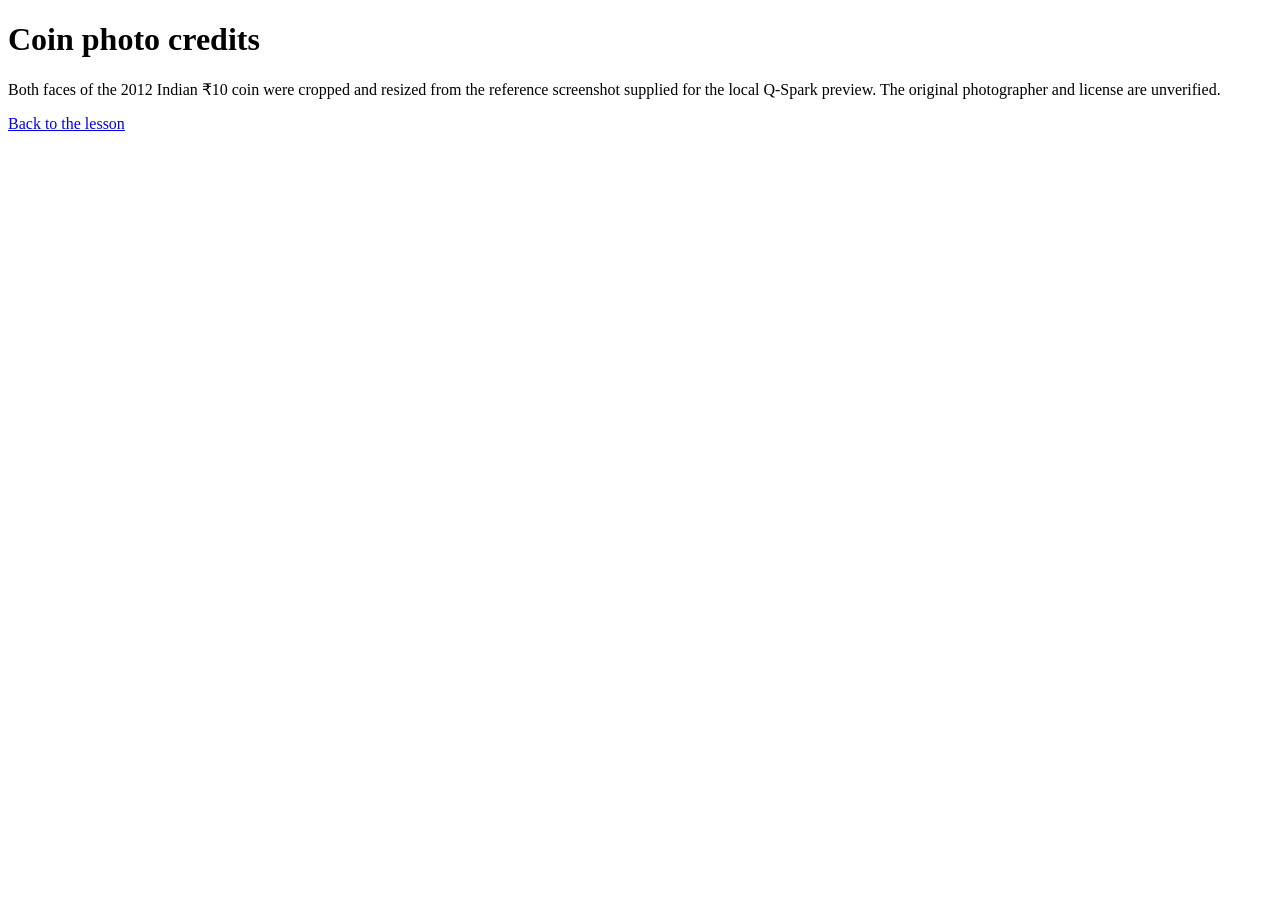
<file: frontend/fundamentals/coin-credits.html>
<!doctype html>
<html lang="en">
<meta charset="utf-8">
<meta name="viewport" content="width=device-width, initial-scale=1">
<title>Coin photo credits</title>
<h1>Coin photo credits</h1>
<p>Both faces of the 2012 Indian ₹10 coin were cropped and resized from the reference screenshot supplied for the local Q-Spark preview. The original photographer and license are unverified.</p>
<p><a href="../index.html#coin">Back to the lesson</a></p>
</file>
<file: frontend/fundamentals/lesson.css>
.coin-lesson {
    margin: 28px 0;
    padding: clamp(20px, 5vw, 48px);
    color: #1d1d1f;
    background: #fff;
    border-radius: 26px;
    font-family: system-ui, sans-serif;
    color-scheme: light;
}

.coin-lesson h2 {
    margin: 0;
    font-size: clamp(1.9rem, 5vw, 3.6rem);
    line-height: 1.13;
    letter-spacing: -.035em;
}

.coin-lesson [data-coin-copy="intro"] {
    margin: .7rem 0 1.1rem;
    color: #515154;
}

.coin-lesson button { font: inherit; cursor: pointer; }
.coin-lesson button:focus-visible { outline: 3px solid #145cb6; outline-offset: 4px; }

.coin-play {
    padding: .65rem 1.1rem;
    color: white;
    background: #0759bb;
    border: 0;
    border-radius: 999px;
    font-weight: 650;
}

.coin-step {
    padding: 14px;
    border: 2px solid transparent;
    border-radius: 18px;
    background: #f5f5f7;
}

.coin-caption { margin: .45rem 0 0; color: #424245; font-size: .95rem; }
.coin-lesson .coin-art {
    position: relative;
    display: grid;
    place-items: center;
    height: 174px;
    margin-bottom: 8px;
    perspective: 520px;
}

.coin-sphere {
    position: relative;
    z-index: 1;
    width: 158px;
    height: 158px;
    overflow: visible;
    color: #0759bb;
    pointer-events: none;
}

.coin-sphere .grid { fill: none; stroke: #718bad; stroke-opacity: .62; stroke-width: 1; }
.coin-sphere circle.grid { fill: #c3d9f8; fill-opacity: .15; }
.coin-sphere .vector { stroke: currentColor; stroke-width: 2; stroke-linecap: round; }
.coin-sphere .point { fill: currentColor; }
.coin-sphere text { fill: #424245; font: 9px system-ui, sans-serif; }

.coin-disc {
    position: absolute;
    inset: 0;
    margin: auto;
    width: 104px;
    height: 104px;
    transform-style: preserve-3d;
}

.coin-face {
    position: absolute;
    inset: 0;
    overflow: hidden;
    border-radius: 50%;
    backface-visibility: hidden;
    background: #b9a478 center / cover no-repeat;
    box-shadow: 0 3px 7px #463b293b;
}

.coin-heads { background-image: url("coin-heads.jpg"); }
.coin-tails { background-image: url("coin-tails.jpg"); }
.coin-disc .coin-tails { transform: rotateY(180deg); }

.coin-flip .coin-face::after, .coin-step[data-result] .coin-face::after {
    position: absolute;
    inset: 0;
    background: linear-gradient(115deg, transparent 34%, #fffce5c9 48%, transparent 60%);
    transform: translateX(-100%);
    animation: coin-glint 3.8s ease-in-out infinite;
    pointer-events: none;
    content: "";
}

.coin-spin { animation: coin-spin 1.5s linear infinite; }

.coin-state { transform-origin: 52px 52px; }
.coin-state-spin { animation: state-orbit 1.5s linear infinite; }

@keyframes state-orbit {
    from { transform: scaleY(.36) rotate(0deg); }
    to { transform: scaleY(.36) rotate(360deg); }
}

@keyframes coin-glint {
    0%, 55% { transform: translateX(-95%); }
    77%, 100% { transform: translateX(95%); }
}
@keyframes coin-spin {
    from { transform: rotateZ(var(--coin-tilt, 0deg)) rotateY(0); }
    to { transform: rotateZ(var(--coin-tilt, 0deg)) rotateY(360deg); }
}

.coin-lesson [data-coin-copy="note"], .coin-audio-status { margin: 1rem 0 0; color: #515154; font-size: .9rem; }
.coin-audio-status:empty { display: none; }

@media (prefers-reduced-motion: reduce) {
    .coin-spin, .coin-state-spin,
    .coin-flip .coin-face::after, .coin-step[data-result] .coin-face::after { animation: none; }
}

.coin-credit { margin: .5rem 0 0; color: #515154; font-size: .76rem; }
.coin-credit a { color: #0759bb; }

.coin-tabs {
    display: flex;
    flex-wrap: wrap;
    gap: 8px;
    margin-bottom: 16px;
}

.coin-tabs button {
    padding: .55rem .9rem;
    border: 1px solid #b4c6df;
    border-radius: 999px;
    background: #f5f8fc;
    color: #16375f;
}

.coin-tabs button[aria-selected="true"] {
    border-color: #0759bb;
    background: #0759bb;
    color: white;
}

.coin-labs { margin-top: 16px; }

.coin-lab {
    min-width: 0;
    padding: 14px;
    border: 1px solid #d8dde6;
    border-radius: 18px;
}

.coin-lab .coin-step { padding: 10px; }
.coin-sphere { max-width: 100%; }
.coin-action {
    padding: .55rem .75rem;
    color: #08458d;
    background: #eef5ff;
    border: 1px solid #a8c7ef;
    border-radius: 8px;
}
.coin-action:disabled { opacity: .55; cursor: wait; }
#classical-flip { margin-top: 12px; }
.coin-experiment { margin-top: 12px; }
.coin-experiment label { display: block; margin-bottom: 4px; font-weight: 650; }
.coin-experiment select { max-width: 100%; color: #1d1d1f; background: white; padding: .4rem; border-radius: 8px; }
.coin-controls { display: flex; flex-wrap: wrap; gap: 8px; margin-top: 8px; }
.coin-outcome { display: block; margin-top: 8px; font-weight: 650; }

.coin-step.is-one .coin-flip { transform: rotateY(180deg); }
.coin-step.is-one .coin-state-flip { transform: rotate(180deg); }
.coin-step :is(.coin-flip, .coin-state-flip) { transition: transform .45s ease-in-out; }

@media (prefers-reduced-motion: reduce) {
    .coin-step :is(.coin-flip, .coin-state-flip) { transition: none; }
}

html:not([data-theme="light"]) .coin-lesson {
    color-scheme: dark;
    color: #f1efff;
    background: #141c33;
    border: 1px solid #344263;
}

html:not([data-theme="light"]) .coin-lesson :is(
    [data-coin-copy="intro"], [data-coin-copy="note"],
    .coin-caption, .coin-audio-status, .coin-credit
) {
    color: #c2cce2;
}

html:not([data-theme="light"]) .coin-lab { border-color: #394768; }
html:not([data-theme="light"]) .coin-step { background: #1a2440; }
html:not([data-theme="light"]) .coin-lesson :is(.coin-tabs button, .coin-action, .coin-experiment select) {
    border: 1px solid #53678d;
    color: #e7eeff;
    background: #263554;
}

html:not([data-theme="light"]) .coin-lesson :is(.coin-tabs button[aria-selected="true"], .coin-play) {
    border-color: #8cafff;
    color: #14203c;
    background: #a7c0ff;
}

html:not([data-theme="light"]) .coin-credit a { color: #a7c0ff; }
html:not([data-theme="light"]) .coin-sphere { color: #92b7ff; }
html:not([data-theme="light"]) .coin-sphere .grid { stroke: #9fb8df; }
html:not([data-theme="light"]) .coin-sphere text { fill: #d6e4ff; }
html:not([data-theme="light"]) .coin-lesson button:focus-visible { outline-color: #a7c0ff; }

.coin-step .coin-play {
    display: inline-block;
    margin-top: 12px;
    padding: .32rem .65rem;
    font-size: .8rem;
}

.coin-audio-status { display: block; }
.coin-odds { margin-top: 8px; font-variant-numeric: tabular-nums; }
.coin-experiment input[type="range"] { width: min(100%, 26rem); accent-color: #627bd4; }
.coin-action { display: inline-block; text-decoration: none; }
.coin-step[data-result] :is(.coin-spin, .coin-state-spin) { animation: none; }
.coin-step[data-result] .coin-spin {
    --settled-face: 0deg;
    transform: rotateY(var(--settled-face));
}

.coin-step[data-result="1"] .coin-spin { --settled-face: 180deg; }

@media (prefers-reduced-motion: no-preference) {
    .coin-step[data-result] .coin-spin { animation: coin-collapse .35s ease-out both; }
}

@keyframes coin-collapse {
    from { transform: rotateY(90deg); }
    to { transform: rotateY(var(--settled-face)); }
}
.coin-step[data-result="0"] .coin-state-spin { transform: rotate(-90deg); }
.coin-step[data-result="1"] .coin-state-spin { transform: rotate(90deg); }

.coin-pair {
    display: grid;
    grid-template-columns: repeat(2, minmax(0, 1fr));
    max-width: 355px;
    margin: 0 auto;
}

.coin-pair .coin-art { min-width: 0; }
@media (max-width: 440px) {
    .coin-pair .coin-art { height: 132px; }
    .coin-pair .coin-sphere { width: 112px; height: 112px; }
    .coin-pair .coin-disc { width: 74px; height: 74px; }
}
</file>
<file: frontend/theme.css>
.theme-toggle {
    flex: none;
    width: auto;
    margin: 0;
    padding: .45rem .7rem;
    border: 1px solid #6f75a1;
    border-radius: 8px;
    background: #17203b;
    color: #f5f5ff;
    font: inherit;
    font-size: .82rem;
    font-weight: 650;
    cursor: pointer;
}

.theme-toggle:focus-visible { outline: 2px solid #667af0; outline-offset: 3px; }

html[data-theme="light"] {
    color-scheme: light;
    --bg: #f4f6fa;
    --navy: #f4f6fa;
    --panel: #fff;
    --panel2: #eef2f8;
    --text: #171c2b;
    --muted: #4c576e;
    --border: #d5dcea;
    --purple: #5540ad;
    --cyan: #076872;
    --success: #146b4a;
    --danger: #9d2342;
}

html[data-theme="light"] body {
    background: var(--bg);
    color: var(--text);
}

html[data-theme="light"] :is(.navbar, body > header, .hero, .feature-section, .arcade-section, .final-banner) {
    background: #f9faff;
    color: var(--text);
    border-color: var(--border);
}

html[data-theme="light"] :is(
    .card, .lesson-card, .quiz-card, .compare-box, .panel, .game-panel, .result-card, .learn-card,
    .module-card, .stat-card, .overall-progress, .next-step, .progress-card, .score-box,
    .score-panel, .next-module, .arcade-card, .section, .stat, .hero-stat, .visualization-panel
) {
    background: var(--panel);
    color: var(--text);
    border-color: var(--border);
}

html[data-theme="light"] :is(
    .visual, .visual-box, .result, .result-box, .quiz-question, .state, .result-item,
    .circuit, .circuit-output, pre, .visualization-placeholder, .visualization-missing,
    .feedback, .progress, .progress-track, .card-progress-track, .bar, .mini-bar
) {
    background: var(--panel2);
    color: var(--text);
    border-color: var(--border);
}

html[data-theme="light"] :is(p, footer, .intro, .note, .progress-status, .visualization-caption, .arcade-label, .game-concept) {
    color: var(--muted);
}

html[data-theme="light"] :is(.navbar, body > header) a,
html[data-theme="light"] :is(.logo, .tag, .section-label, .hero h1 span, .lesson-card h2, .card h2, .result h3, .visualization-panel h3),
html[data-theme="light"] :is(.visual, .visual-box, .arcade-card) :is(h3, strong) {
    color: var(--purple);
}

html[data-theme="light"] :is(
    .theme-toggle, .language-select, #languageSelect, .shots-select, .name-input,
    .quiz-option, .mode-button:not(.active), .secondary-button, .retry, .retry-button
) {
    background: #edf1fb;
    color: #29345d;
    border-color: #b9c4dd;
}

html[data-theme="light"] :is(.completion, .completion-status) {
    background: #e9f7ef;
    color: var(--success);
}

html[data-theme="light"] .coin-lesson { border: 1px solid var(--border); }

/* Accents and labels that were originally painted for dark surfaces. */
html[data-theme="light"] :is(.gradient, .gradient-text, .arcade-heading span) {
    background-image: linear-gradient(90deg, #5540ad, #076872);
    color: transparent;
}

html[data-theme="light"] :is(.section-heading, .overall-heading, .next-step, .module-card, .game-content, .result-box) :is(h2, h3),
html[data-theme="light"] :is(.arcade-footer strong, .logo span, .angle, .info strong, .result-card strong, .result-item strong, .stat strong),
html[data-theme="light"] .dice-label.purple {
    color: var(--purple);
}

html[data-theme="light"] :is(.arcade-heading, .card-progress-label strong) {
    color: var(--text);
}

html[data-theme="light"] :is(
    .stat-card h3, .overall-heading span, .module-number, .module-card a, .feature h3,
    .arcade-live, .game-number, .game-concept, .result strong, .live-label
),
html[data-theme="light"] .dice-label.cyan,
html[data-theme="light"] .stat:nth-child(2) strong {
    color: var(--cyan);
}

html[data-theme="light"] .stat:nth-child(3) strong { color: #79550b; }

html[data-theme="light"] :is(.card-progress-label, .module-status, .arcade-footer, .scale, .status, .footer, .stat small) {
    color: var(--muted);
}

html[data-theme="light"] :is(.status.success, .module-status.completed) { color: var(--success); }
html[data-theme="light"] .status.error { color: var(--danger); }
html[data-theme="light"] .tag { background: #ebe7fb; }
html[data-theme="light"] :is(.primary, .primary-button, .roll-button, .game-button) {
    background: #5844ba;
    color: #fff;
}

html[data-theme="light"] :is(.primary, .primary-button, .roll-button, .game-button):hover {
    background: #47349f;
}

.module-jump, .module-pager {
    display: flex;
    flex-wrap: wrap;
    gap: 8px;
}

.module-jump { margin-bottom: 20px; }
.module-pager { justify-content: space-between; margin-top: 28px; }

:is(.module-jump, .module-pager) a {
    padding: .5rem .8rem;
    border: 1px solid #766acd70;
    border-radius: 9px;
    background: #161e37;
    color: #e8e5ff;
    text-decoration: none;
    font-size: .9rem;
    font-weight: 650;
}

:is(.module-jump, .module-pager) a:hover { border-color: #a292ff; }
:is(.module-jump, .module-pager) a:focus-visible { outline: 2px solid #6779eb; outline-offset: 3px; }
.module-jump a[aria-current="page"] { background: #5844ba; border-color: #8272e3; color: #fff; }

html[data-theme="light"] :is(.module-jump, .module-pager) a {
    border-color: #b9c4dd;
    background: #edf1fb;
    color: #35277e;
}

html[data-theme="light"] .module-jump a[aria-current="page"] { background: #5844ba; color: #fff; }

:is(body > header, .navbar) a.brand-home {
    color: var(--purple, #a99bff);
    text-decoration: none;
}
:is(body > header, .navbar) a.brand-home:focus-visible {
    outline: 2px solid #6779eb;
    outline-offset: 4px;
}
</file>
<file: frontend/home.css>
.home-section { scroll-margin-top: 24px; }
.home-section + .home-section, #coin + .feature-section { margin-top: clamp(34px, 6vw, 70px); }
.home-section .coin-lesson { margin-block: 0; }
.coin-lesson .coin-art { background: none; }

.journey-progress {
    display: flex;
    flex-wrap: wrap;
    align-items: center;
    gap: 12px 20px;
    margin: 18px 0 24px;
    padding: 14px 16px;
    border: 1px solid #8794bb55;
    border-radius: 12px;
}

.journey-progress-meter { flex: 1 1 16rem; }
.journey-progress p { margin: 0 0 6px; font-size: .9rem; }
.journey-progress .progress-track { height: 8px; }
.journey-progress .primary-button { padding: 8px 13px; }

.home-nav {
    --active-fill: #252f4c;
    --active-text: #f5f3ff;
    --active-edge: #8076bf;
    display: flex;
    flex-wrap: wrap;
    gap: 6px;
}

html[data-theme="light"] .home-nav {
    --active-fill: #e8ecfa;
    --active-text: #3f3186;
    --active-edge: #9a8ed4;
}

.home-nav a {
    padding: .45rem .7rem;
    border: 1px solid transparent;
    border-radius: 8px;
    background: transparent;
    color: inherit;
    font: inherit;
    font-size: .875rem;
    font-weight: 600;
    text-decoration: none;
}

.home-nav a:hover, .home-nav a[aria-current="location"],
html[data-theme="light"] .home-nav a[aria-current="location"] {
    background: var(--active-fill);
    color: var(--active-text);
}

.home-nav a[aria-current="location"] { border-color: var(--active-edge); }
.home-nav a:focus-visible { outline: 2px solid #6779eb; outline-offset: 3px; }
</file>
<file: web/styles.css>
:root {
  color-scheme: light;
  --ink: #24203a;
  --paper: #fbf7ee;
  --purple: #50339d;
  --line: #d9d0e0;
  font-family: system-ui, sans-serif;
  color: var(--ink);
  background: var(--paper);
}

* { box-sizing: border-box; }
body { margin: 0; line-height: 1.55; }
a { color: inherit; text-underline-offset: .2em; }
.wrap { width: min(70rem, calc(100% - 3rem)); margin-inline: auto; }

.site-header, .site-footer {
  display: flex;
  flex-wrap: wrap;
  justify-content: space-between;
  align-items: center;
  gap: .5rem 1.5rem;
  padding-block: 1.25rem;
}

.site-header { border-bottom: 1px solid var(--line); }
.wordmark { font-weight: 800; font-size: 1.4rem; text-decoration: none; }
.wordmark span { margin-inline: .14em; color: var(--purple); }

.hero {
  display: grid;
  grid-template-columns: 1.15fr 1fr;
  align-items: center;
  gap: clamp(2rem, 6vw, 6rem);
  padding-block: clamp(3rem, 9vw, 7rem);
}

.eyebrow { color: var(--purple); font-size: .9rem; font-weight: 750; }
h1, h2 { font-family: Georgia, serif; line-height: 1.06; }
h1 { margin: .22em 0; font-size: clamp(2.8rem, 6.4vw, 5.6rem); letter-spacing: -.055em; }
h1 em { display: block; color: var(--purple); font-weight: inherit; }
.intro { max-width: 42ch; margin: 1.35rem 0; font-size: 1.1rem; }

.button {
  display: inline-flex;
  gap: .7rem;
  align-items: center;
  padding: .75rem 1rem;
  border-radius: .4rem;
  background: var(--purple);
  color: white;
  text-decoration: none;
  font-weight: 650;
}

.button:hover { background: #392175; }
:focus-visible { outline: 3px solid #835ad5; outline-offset: 4px; }

.board {
  display: grid;
  grid-template-columns: 1fr 1fr;
  gap: .65rem;
  aspect-ratio: 1.16;
  padding: .65rem;
  background: var(--ink);
  border-radius: 1.25rem;
  box-shadow: .5rem .55rem 0 #d6c9ed;
}

.tile {
  display: grid;
  place-items: center;
  border-radius: .7rem;
  font-size: clamp(2rem, 6vw, 5rem);
}

.coin { background: #ffd578; }
.dice { background: #d8c5ff; white-space: nowrap; }

.treasure {
  grid-column: span 2;
  grid-template-columns: repeat(4, 1fr);
  gap: .4rem;
  padding-inline: 10%;
  background: #cce5d5;
}

.treasure span {
  width: 75%;
  aspect-ratio: 1.2;
  border: 2px solid var(--ink);
  border-top-width: .45rem;
  border-radius: .25rem;
}

.treasure span:nth-child(3) { background: #ffd578; transform: translateY(-.2em); }

.lessons { border-top: 1px solid var(--line); padding-block: 2rem; }
h2 { margin: 0 0 1.5rem; font-size: clamp(1.8rem, 4vw, 2.7rem); }

.lesson-list {
  display: grid;
  grid-template-columns: repeat(3, 1fr);
  gap: 1rem;
  margin: 0;
  padding: 0;
  list-style: none;
}

.lesson-list li { padding: 1.1rem; border: 1px solid var(--line); border-radius: .7rem; }
.lesson-list h3 { margin: 0; }
.lesson-list p { margin: .4rem 0 0; }
.project-note { margin: 1.35rem 0 0; }
.site-footer { border-top: 1px solid var(--line); font-size: .9rem; }

@media (max-width: 44rem) {
  .hero, .lesson-list { grid-template-columns: 1fr; }
  .board { width: min(100%, 27rem); }
}
</file>
<file: frontend/narration/player.css>
.page-narration {
    margin: 1rem 0;
    padding: .85rem 1rem;
    border: 1px solid #6575aa77;
    border-radius: 12px;
    background: #151f38;
    color: #e9efff;
}

.page-narration .narration-heading {
    display: flex;
    align-items: center;
    justify-content: space-between;
    flex-wrap: wrap;
    gap: .55rem;
}

.page-narration .narration-heading h3 {
    margin: 0;
    color: inherit;
    font-size: 1rem;
}

.page-narration .narration-toggle {
    width: auto;
    margin: 0;
    padding: .36rem .65rem;
    border: 1px solid #8eacf4;
    border-radius: 8px;
    background: #aac2ff;
    color: #142344;
    font: inherit;
    font-size: .82rem;
    font-weight: 650;
    cursor: pointer;
}

.page-narration .narration-toggle:focus-visible {
    outline: 2px solid #8eacf4;
    outline-offset: 3px;
}

.page-narration .narration-caption, .page-narration .narration-status {
    margin: .5rem 0 0;
    color: #d0dcf5;
    font-size: .9rem;
}
.page-narration .narration-status:empty { display: none; }

html[data-theme="light"] .page-narration {
    background: #edf3ff;
    border-color: #bdcdec;
    color: #223762;
}

html[data-theme="light"] .page-narration .narration-toggle {
    border-color: #294985;
    background: #315997;
    color: #fff;
}

html[data-theme="light"] .page-narration :is(.narration-caption, .narration-status) { color: #394b70; }
</file>
<file: frontend/module.css>
/* The five lessons share the Fundamentals layout and visual hierarchy. */
body[data-module] {
    --course-text: #f5f5ff;
    --course-muted: #aeb6cf;
    --course-accent: #a99bff;
    --course-emphasis: #76dee2;
    --course-border: #293657;
    --course-card: linear-gradient(145deg, #151f3b, #111a31);
    --course-inset: #10182e;
    --course-track: #26314e;
    --course-option: #0b1429;
    --course-hover: #192440;
}

html[data-theme="light"] body[data-module] {
    --course-text: #171c2b;
    --course-muted: #4c576e;
    --course-accent: #5540ad;
    --course-emphasis: #076872;
    --course-border: #d5dcea;
    --course-card: #fff;
    --course-inset: #f4f6fb;
    --course-track: #e1e8f3;
    --course-option: #f9faff;
    --course-hover: #edf1fb;
}

body[data-module] .course-layout {
    width: 100%;
    max-width: 1050px;
    margin: 0 auto;
    padding: 35px 22px 70px;
}

.course-layout .course-hero {
    padding: 45px 10px 35px;
    text-align: center;
    color: var(--course-text);
    background: transparent;
}

.course-hero .tag {
    display: inline-block;
    padding: 7px 17px;
    border: 1px solid color-mix(in srgb, var(--course-emphasis) 30%, transparent);
    border-radius: 30px;
    background: color-mix(in srgb, var(--course-emphasis) 10%, transparent);
    color: var(--course-emphasis);
    font-size: 13px;
    font-weight: 700;
    letter-spacing: .5px;
}

.course-hero h1 {
    margin: 20px 0 15px;
    font-size: clamp(32px, 5vw, 48px);
    line-height: 1.2;
}

.course-hero h1 span {
    background: linear-gradient(90deg, var(--course-accent), var(--course-emphasis));
    -webkit-background-clip: text;
    background-clip: text;
    color: transparent;
}

.course-hero p {
    max-width: 720px;
    margin: auto;
    color: var(--course-muted);
    font-size: 16px;
}

.course-layout :is(.course-card, .course-progress) {
    margin: 0 0 25px;
    padding: 28px;
    border: 1px solid var(--course-border);
    border-radius: 19px;
    background: var(--course-card);
    color: var(--course-text);
}

.course-layout .course-card h2 { margin: 0 0 15px; color: var(--course-accent); }
.course-layout .course-progress { margin-bottom: 35px; padding: 22px; }
.course-progress .course-progress-heading {
    display: flex;
    justify-content: space-between;
    align-items: center;
    gap: 12px;
    margin-bottom: 13px;
}
.course-progress-heading h3 { margin: 0; font-size: 17px; }
.course-progress-heading .progress-percent { color: var(--course-emphasis); font-weight: 800; }
.course-progress .course-track {
    height: 10px;
    overflow: hidden;
    margin: 0;
    border-radius: 20px;
    background: var(--course-track);
}
.course-track .progress-fill {
    border-radius: inherit;
    background: linear-gradient(90deg, #8774ef, #46d9dc);
}
.course-progress :is(.progress-status, .progress-text) {
    margin: 12px 0 0;
    color: var(--course-muted);
    font-size: 13px;
}

.course-layout .course-question {
    margin: 17px 0;
    padding: 20px;
    border: 1px solid var(--course-border);
    border-radius: 16px;
    background: var(--course-inset);
}
.course-question > :is(h3, p):first-child {
    margin: 0 0 12px;
    color: var(--course-text);
    font-size: 17px;
    font-weight: 650;
}
.course-question .quiz-option {
    margin: 9px 0;
    padding: 12px 15px;
    border: 1px solid var(--course-border);
    border-radius: 10px;
    background: var(--course-option);
    color: var(--course-text);
    font: inherit;
}
.course-question .quiz-option:hover:not(:disabled) {
    border-color: var(--course-accent);
    background: var(--course-hover);
}
.course-question .quiz-option:focus-visible { outline: 2px solid var(--course-accent); outline-offset: 2px; }

@media (max-width: 600px) {
    body[data-module] .course-layout { padding-inline: 16px; }
    .course-layout .course-hero { padding: 32px 4px 24px; }
    .course-layout :is(.course-card, .course-progress, .course-question) { padding: 16px; }
}

.course-stats {
    display: flex;
    justify-content: center;
    flex-wrap: wrap;
    gap: 8px 13px;
    margin: 24px 0 0;
    padding: 0;
    list-style: none;
}

.course-stats li {
    padding: 8px 15px;
    border: 1px solid var(--course-border);
    border-radius: 12px;
    background: var(--course-option);
    color: var(--course-muted);
    font-size: 13px;
    font-weight: 600;
}
</file>
